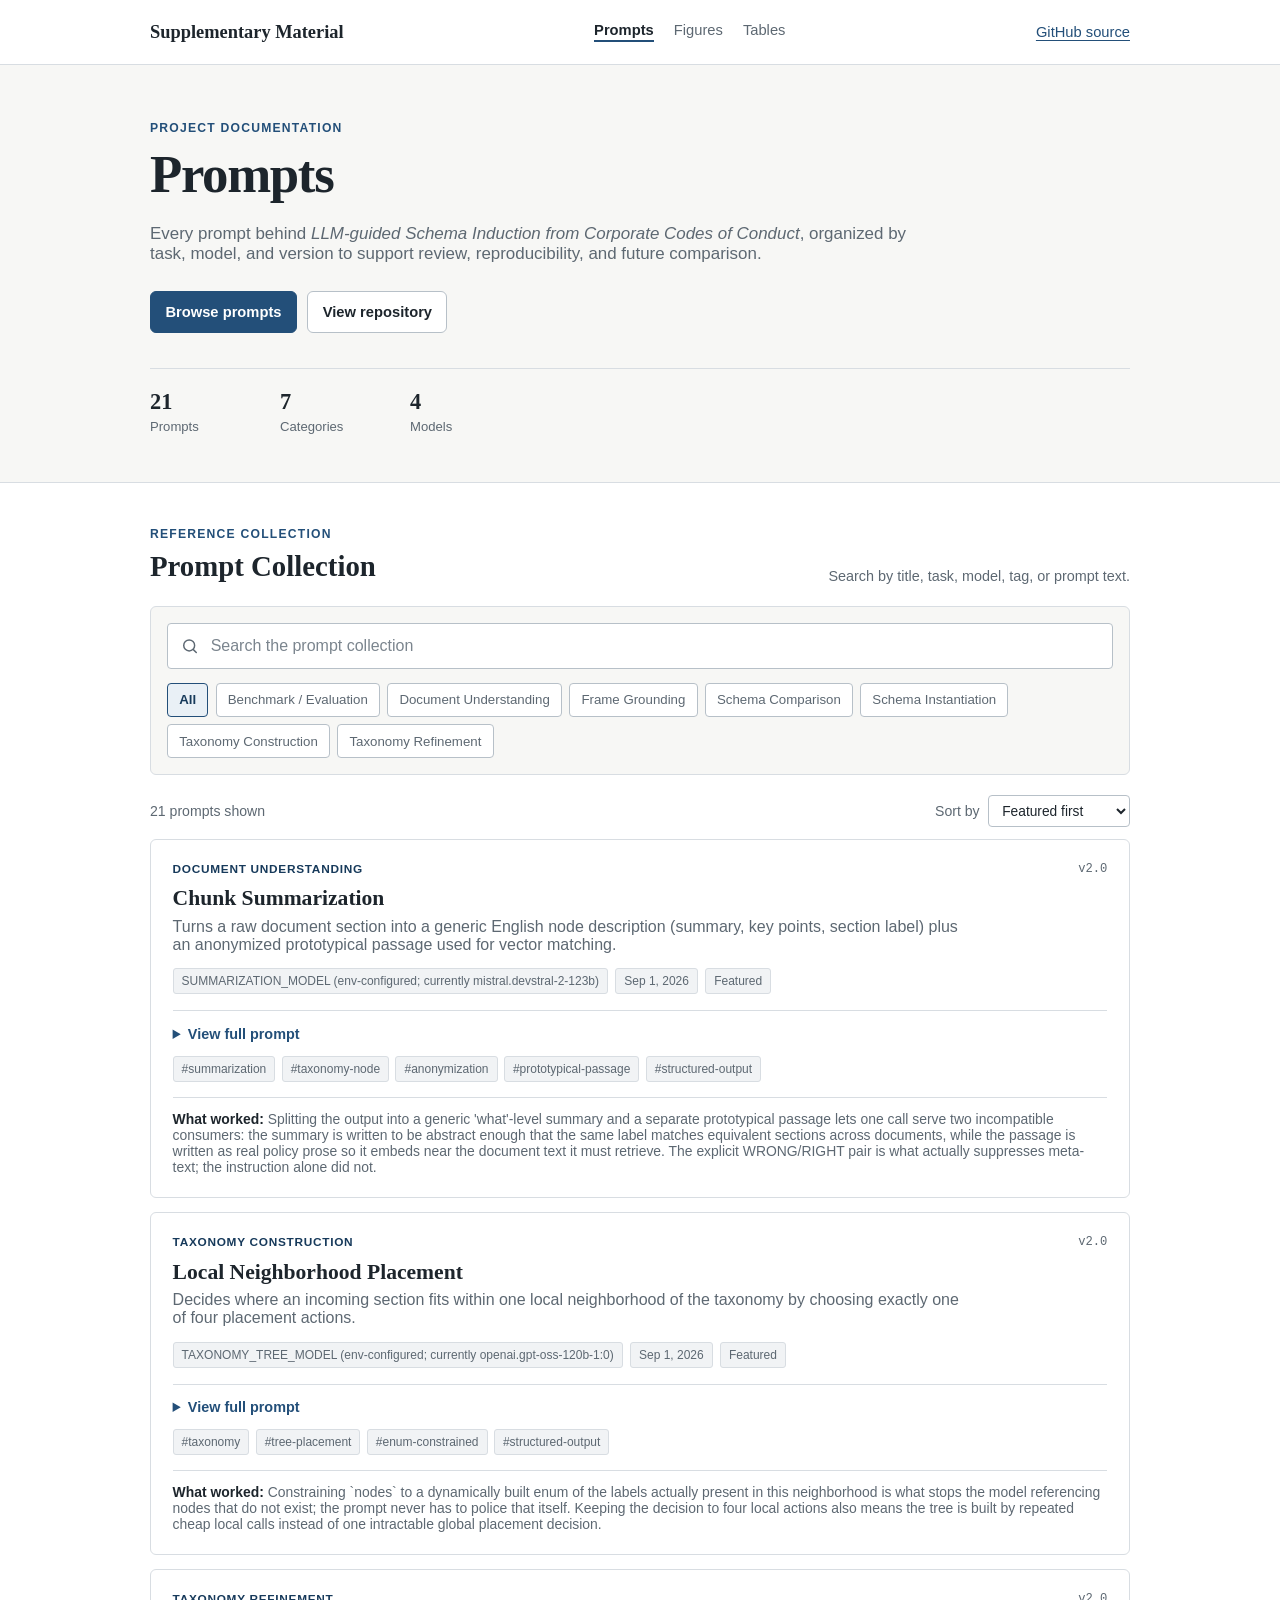
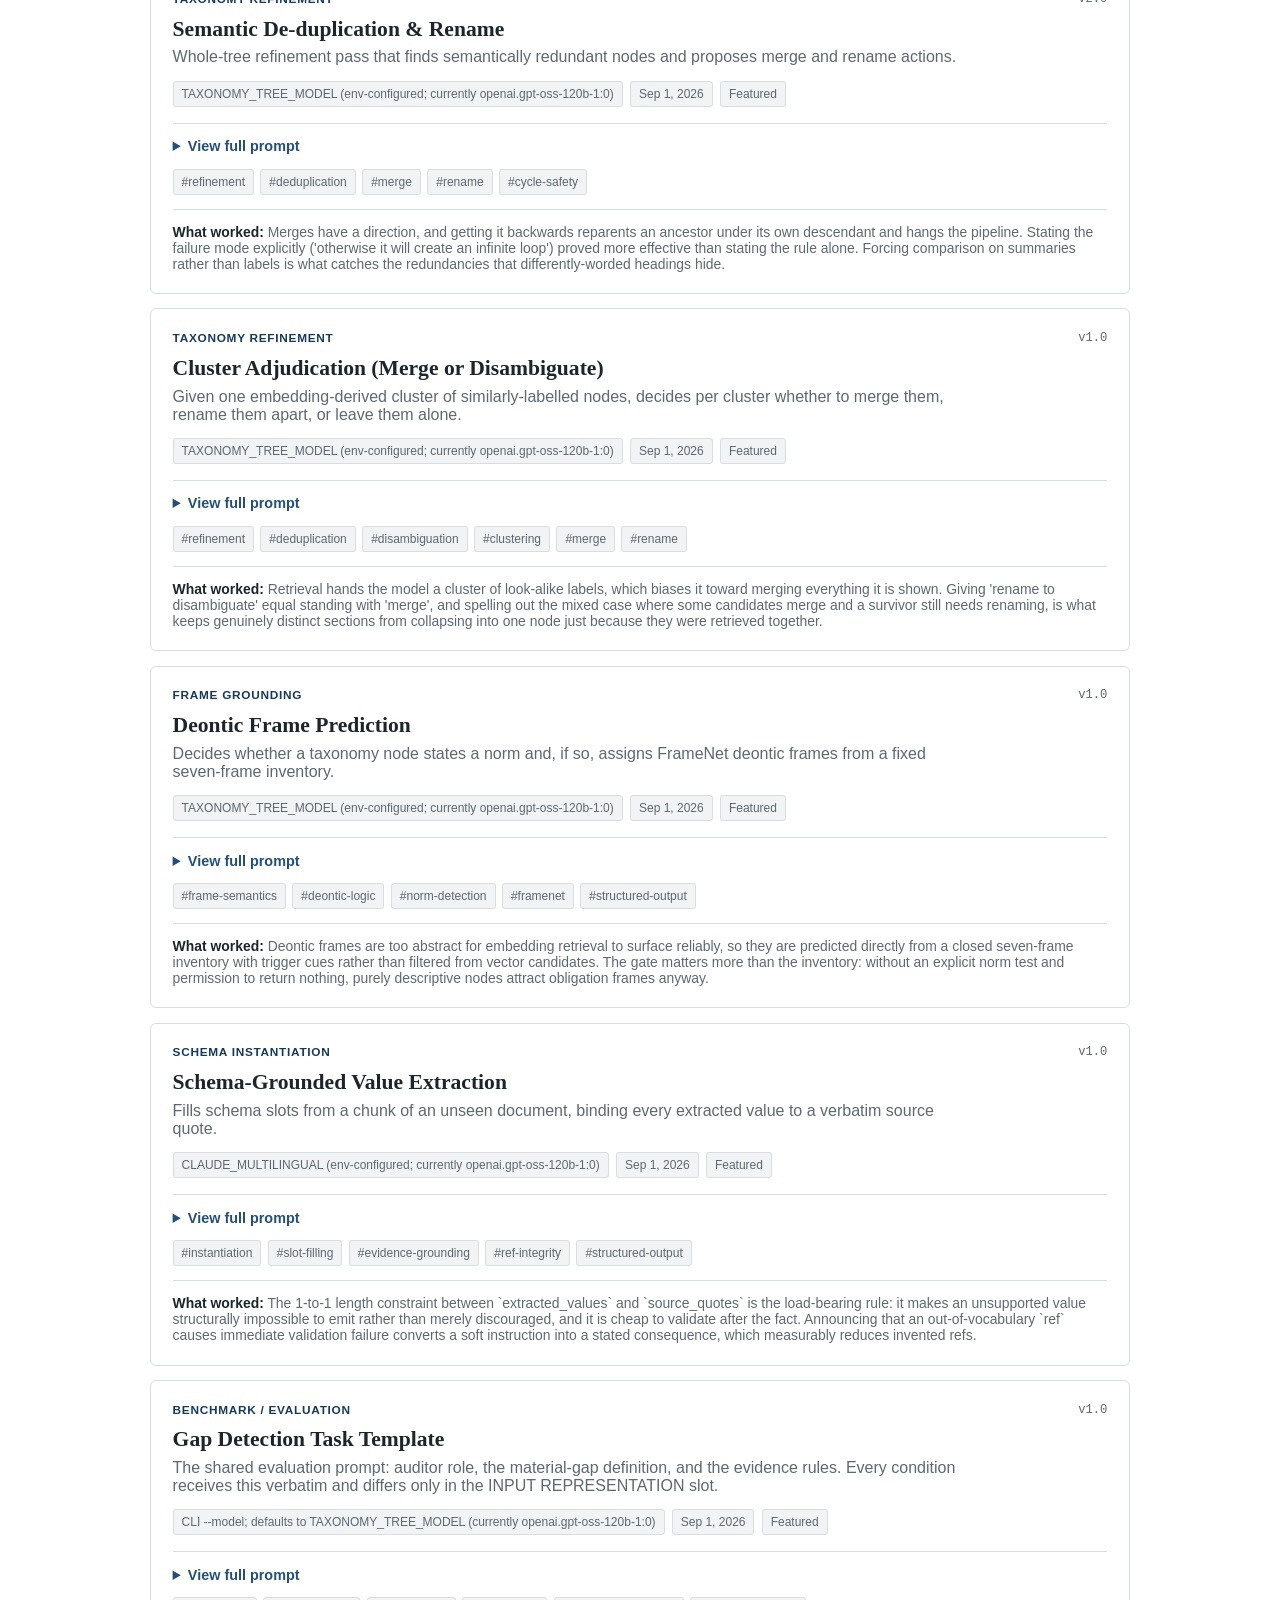
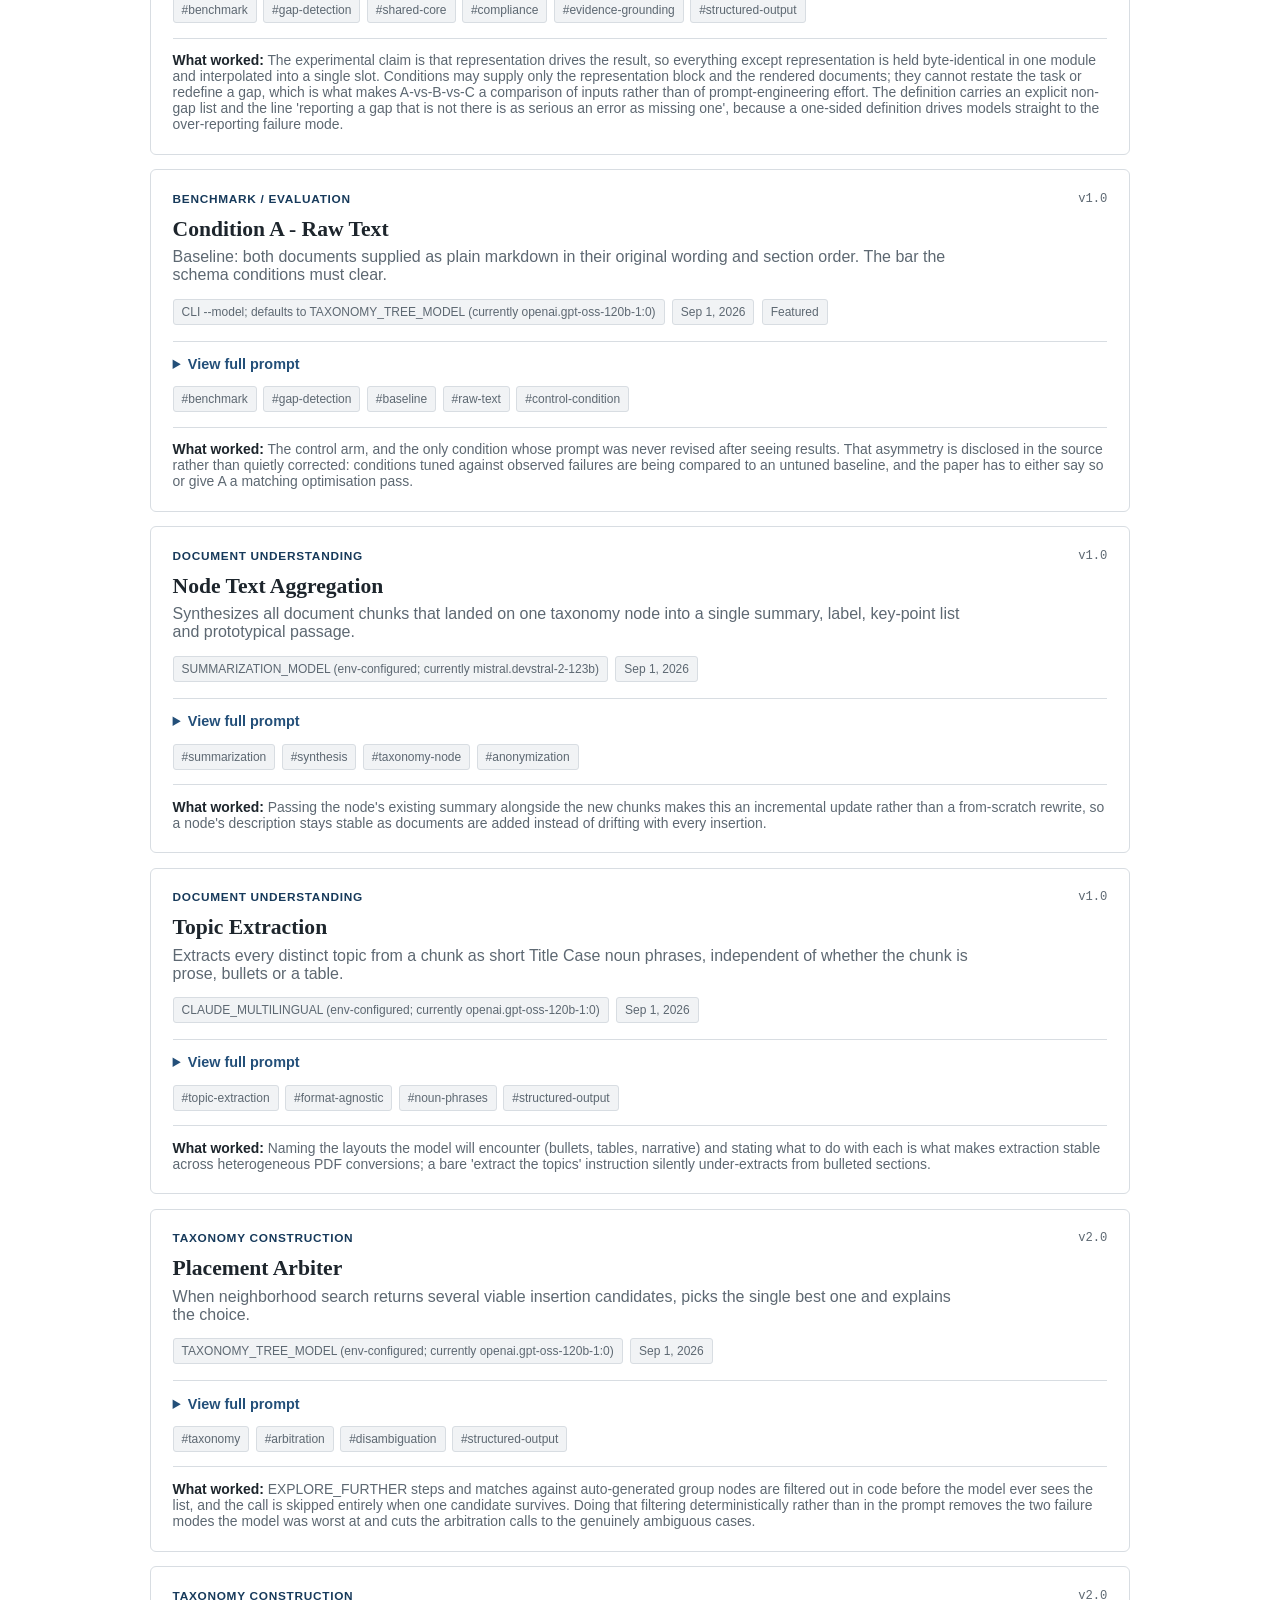
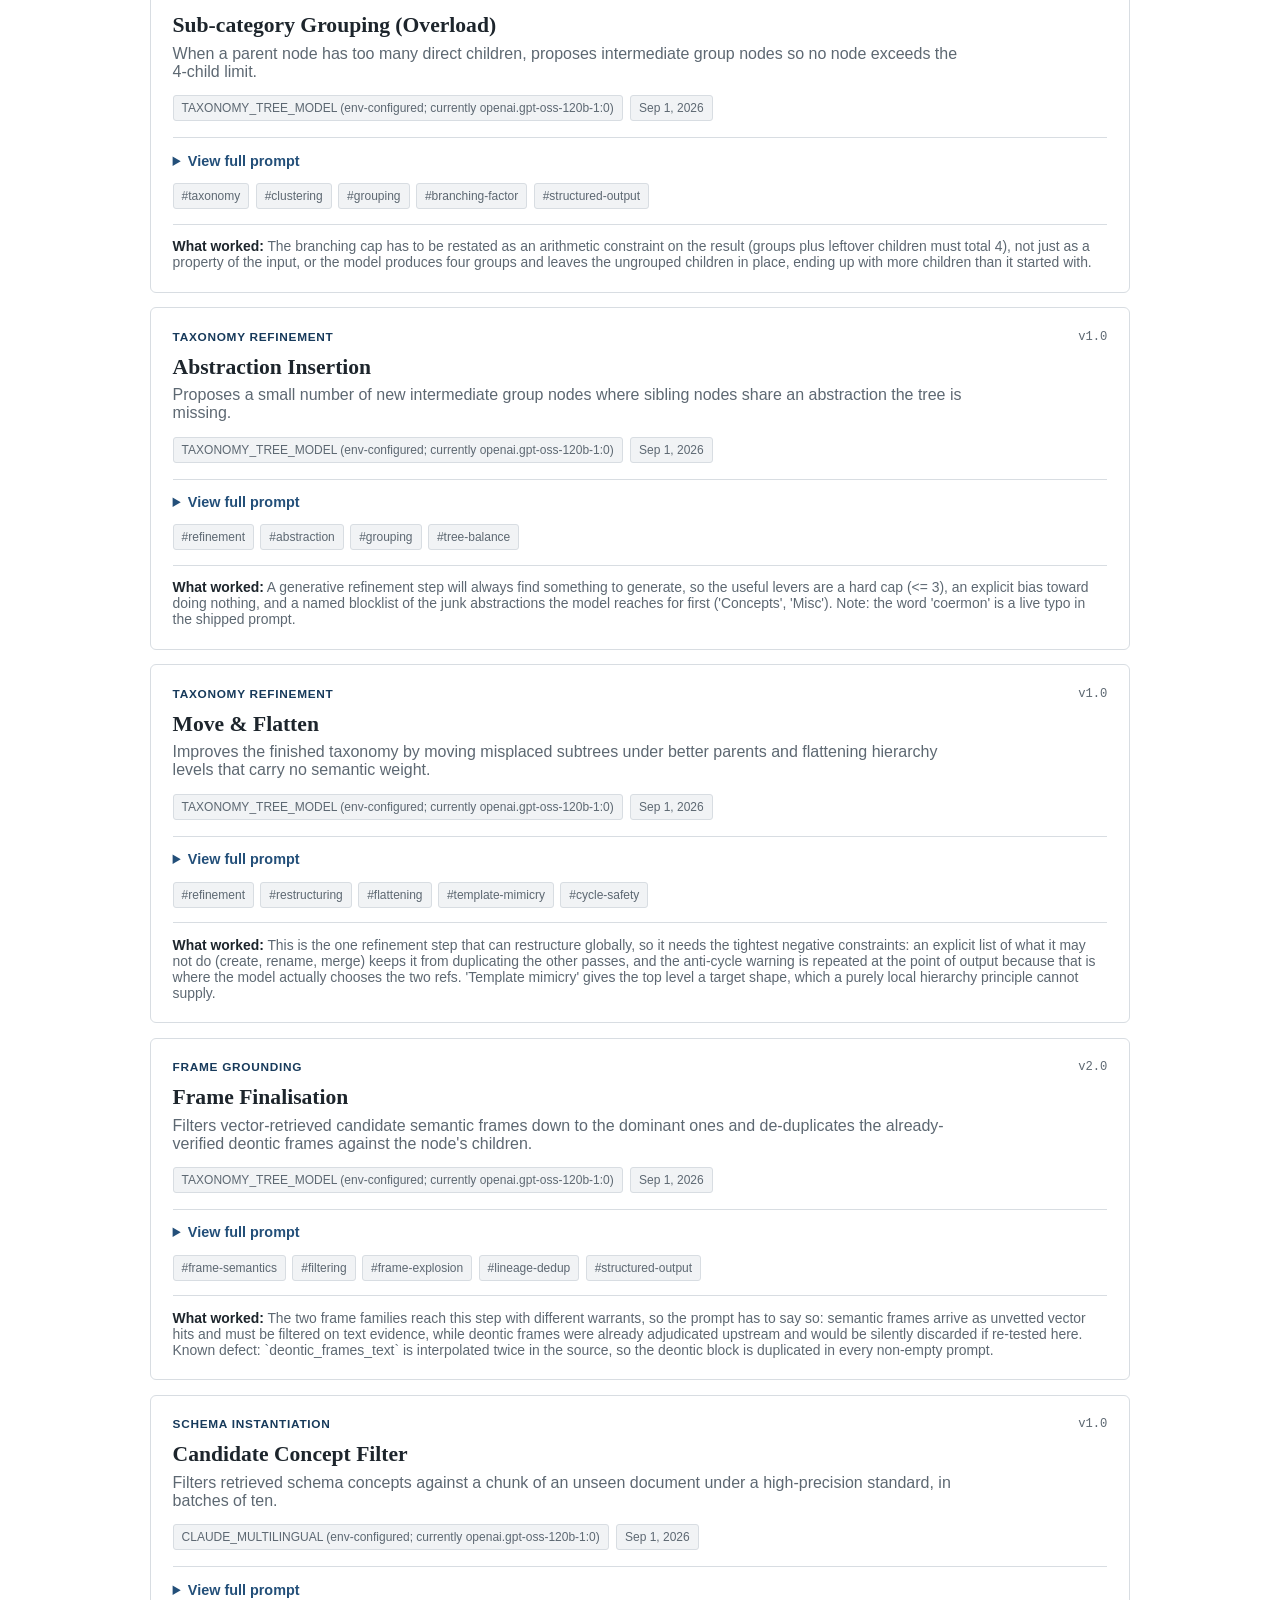
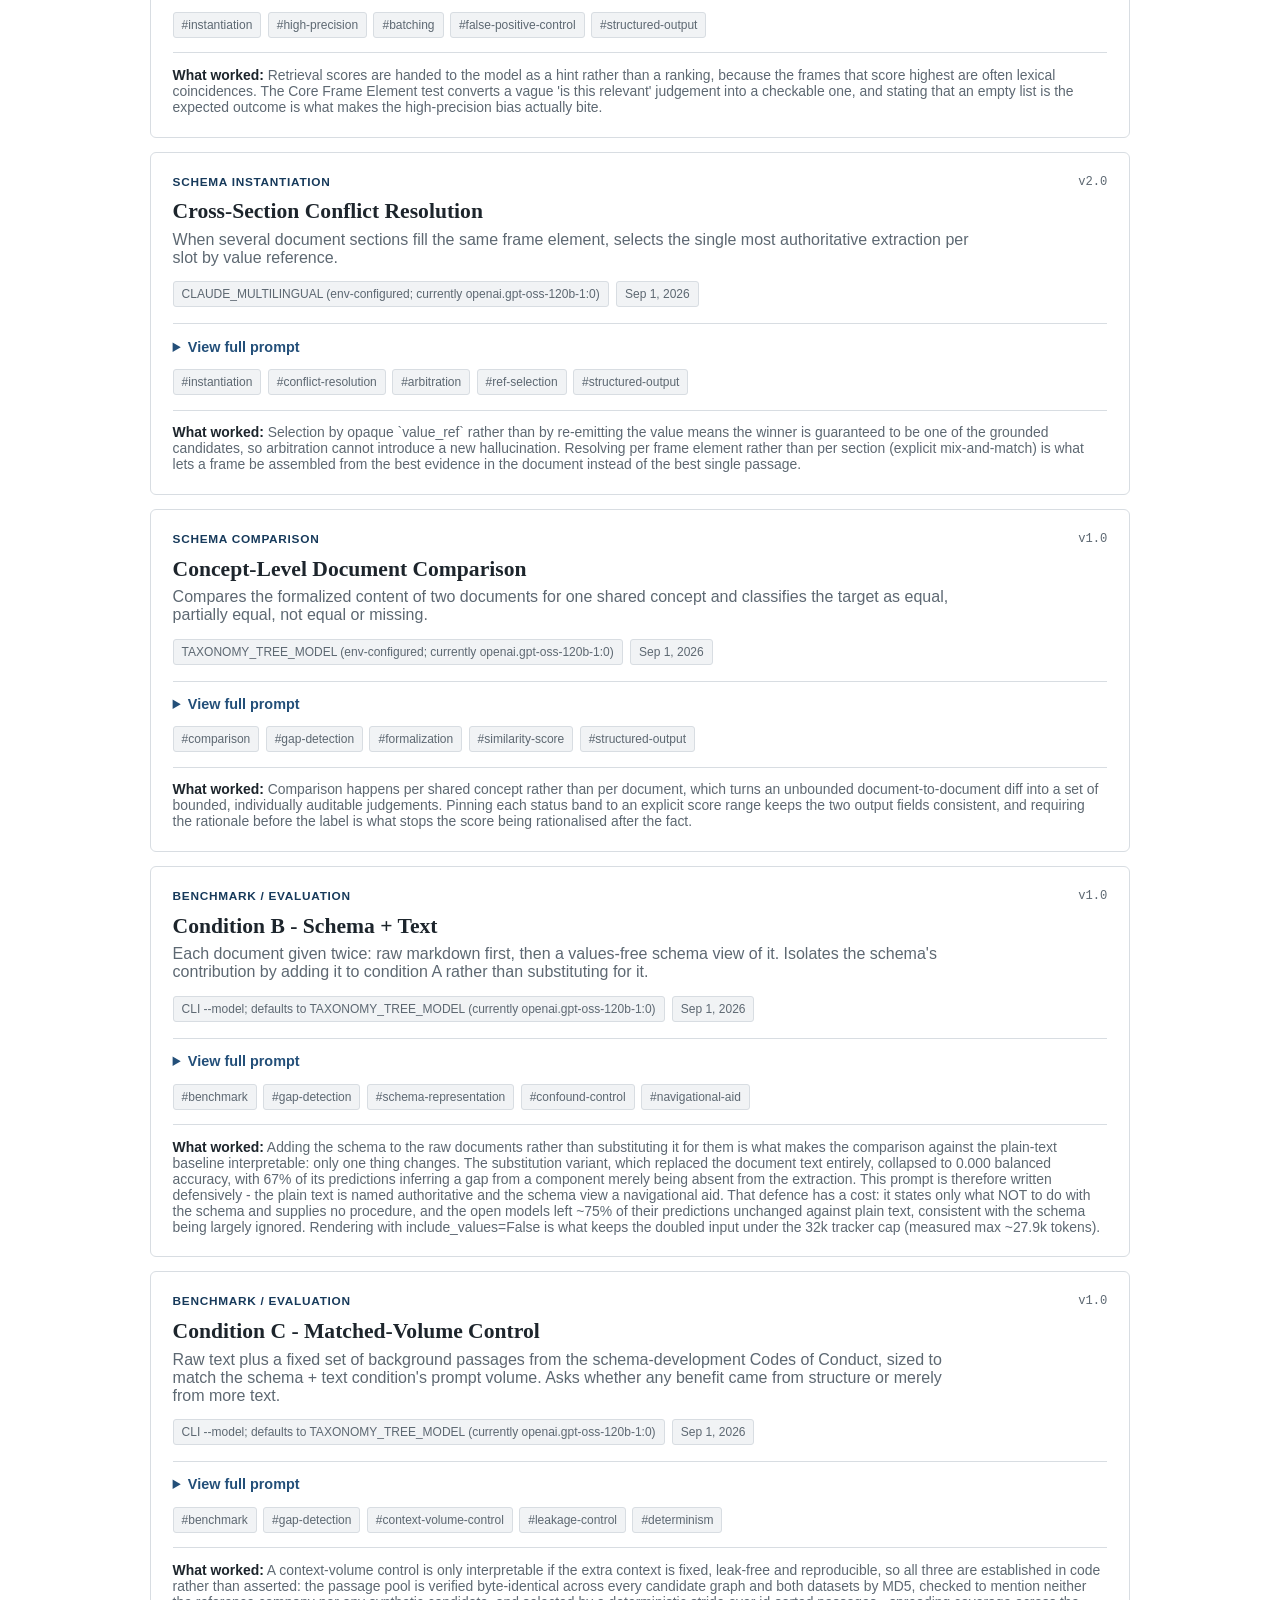
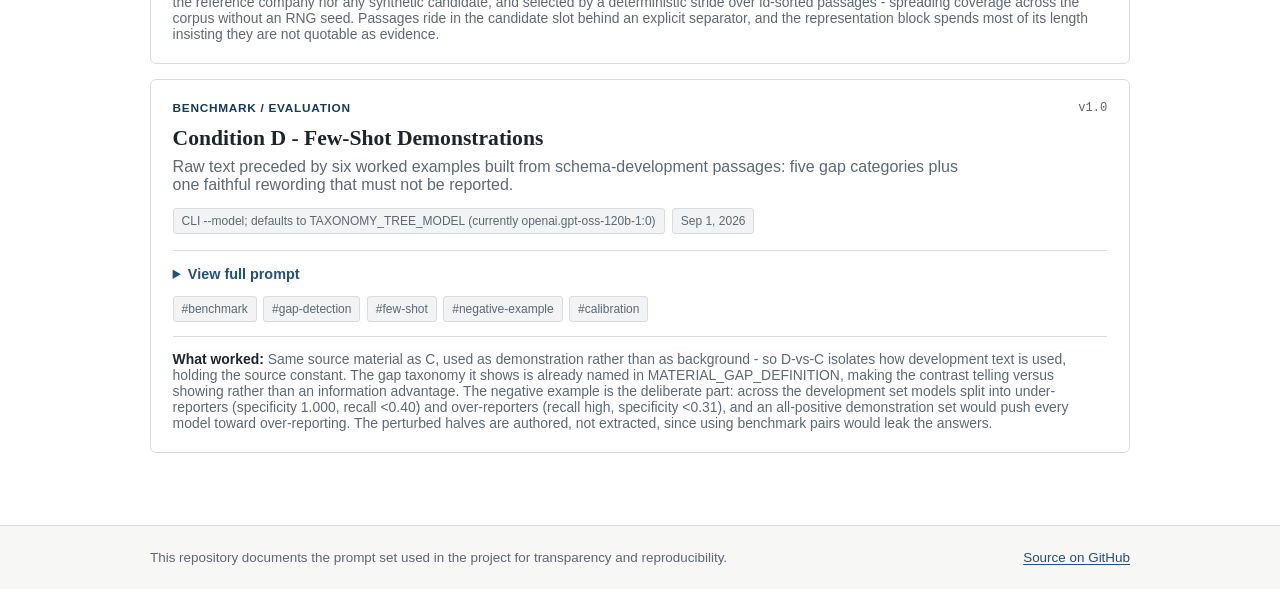
<file: index.html>
<!doctype html>
<html lang="en">
<head>
  <meta charset="utf-8" />
  <meta name="viewport" content="width=device-width, initial-scale=1" />
  <meta
    name="description"
    content="Every prompt used in the Schema Induction project, organized by task, model, and version."
  />
  <title>Prompts &mdash; Schema Induction Supplementary Material</title>
  <link rel="stylesheet" href="styles.css?v=2" />
</head>
<body>
  <a class="skip-link" href="#prompts">Skip to prompt collection</a>

  <header class="site-header">
    <div class="shell header-inner">
      <a class="site-title" href="./" aria-label="Supplementary Material home">
        Supplementary Material
      </a>
      <nav class="site-nav" aria-label="Site sections">
        <a href="index.html" aria-current="page">Prompts</a>
        <a href="visualizations.html">Figures</a>
        <a href="tables.html">Tables</a>
      </nav>
      <a
        class="header-link"
        href="https://github.com/canerco/prompts-showcase"
        target="_blank"
        rel="noreferrer"
      >
        GitHub source
      </a>
    </div>
  </header>

  <main>
    <section class="intro shell" aria-labelledby="page-title">
      <p class="section-label">Project documentation</p>
      <h1 id="page-title">Prompts</h1>
      <p class="intro-text">
        Every prompt behind <em>LLM-guided Schema Induction from Corporate Codes of
        Conduct</em>, organized by task, model, and version to support review,
        reproducibility, and future comparison.
      </p>

      <div class="intro-links">
        <a class="button primary" href="#prompts">Browse prompts</a>
        <a
          class="button secondary"
          href="https://github.com/canerco/prompts-showcase"
          target="_blank"
          rel="noreferrer"
        >
          View repository
        </a>
      </div>

      <dl class="stats" aria-label="Prompt collection statistics">
        <div>
          <dt id="prompt-count">0</dt>
          <dd>Prompts</dd>
        </div>
        <div>
          <dt id="category-count">0</dt>
          <dd>Categories</dd>
        </div>
        <div>
          <dt id="model-count">0</dt>
          <dd>Models</dd>
        </div>
      </dl>
    </section>

    <section class="repository-section" id="prompts" aria-labelledby="collection-title">
      <div class="shell">
        <div class="section-heading">
          <div>
            <p class="section-label">Reference collection</p>
            <h2 id="collection-title">Prompt Collection</h2>
          </div>
          <p class="section-note">
            Search by title, task, model, tag, or prompt text.
          </p>
        </div>

        <section class="controls" aria-label="Prompt filters">
          <label class="search-field">
            <span class="sr-only">Search prompts</span>
            <svg aria-hidden="true" viewBox="0 0 24 24" width="18" height="18">
              <path
                d="m21 21-4.35-4.35m2.1-5.4a7.5 7.5 0 1 1-15 0 7.5 7.5 0 0 1 15 0Z"
                fill="none"
                stroke="currentColor"
                stroke-width="2"
                stroke-linecap="round"
              />
            </svg>
            <input
              id="search"
              type="search"
              placeholder="Search the prompt collection"
              autocomplete="off"
            />
          </label>

          <div id="filters" class="filters" aria-label="Filter by category"></div>
        </section>

        <div class="results-heading">
          <p id="result-summary" aria-live="polite"></p>
          <label class="sort-field">
            <span>Sort by</span>
            <select id="sort" aria-label="Sort prompts">
              <option value="featured">Featured first</option>
              <option value="title">Title A–Z</option>
              <option value="newest">Newest first</option>
            </select>
          </label>
        </div>

        <section
          id="prompt-grid"
          class="prompt-grid"
          aria-label="Prompt collection"
        ></section>

        <section id="empty-state" class="empty-state" hidden>
          <h2>No matching prompts</h2>
          <p>Try another search term or choose a different category.</p>
          <button id="clear-filters" class="button secondary" type="button">
            Clear filters
          </button>
        </section>
      </div>
    </section>
  </main>

  <footer class="site-footer">
    <div class="shell footer-inner">
      <p>
        This repository documents the prompt set used in the project for
        transparency and reproducibility.
      </p>
      <a
        href="https://github.com/canerco/prompts-showcase"
        target="_blank"
        rel="noreferrer"
      >
        Source on GitHub
      </a>
    </div>
  </footer>

  <template id="prompt-template">
    <article class="prompt-card">
      <div class="card-topline">
        <span class="category-badge"></span>
        <span class="version"></span>
      </div>

      <h2 class="prompt-title"></h2>
      <p class="prompt-description"></p>
      <div class="metadata" aria-label="Prompt metadata"></div>

      <details>
        <summary>View full prompt</summary>
        <div class="prompt-panel">
          <pre><code class="prompt-text"></code></pre>
          <button class="copy-button" type="button">Copy prompt</button>
        </div>
      </details>

      <div class="tags" aria-label="Prompt tags"></div>
      <p class="lesson"></p>
    </article>
  </template>

  <script src="app.js?v=2" defer></script>
</body>
</html>
</file>
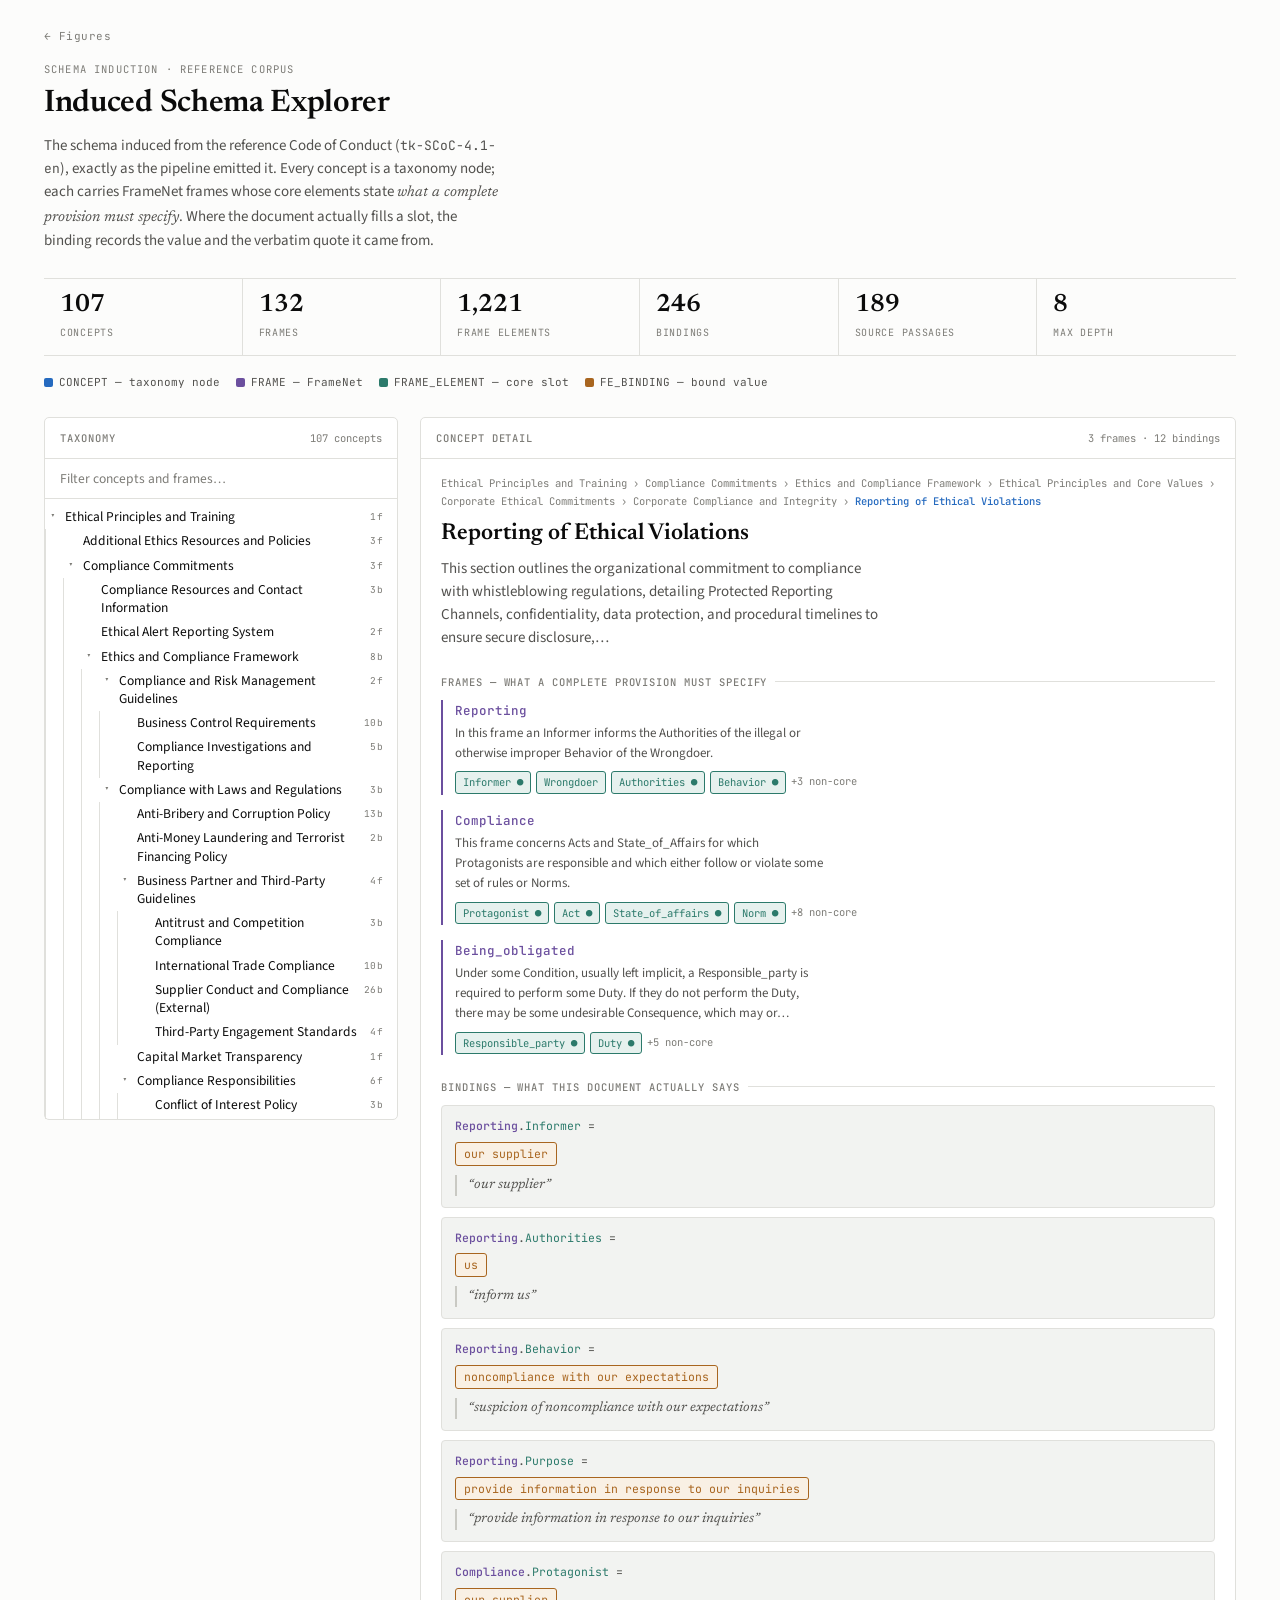
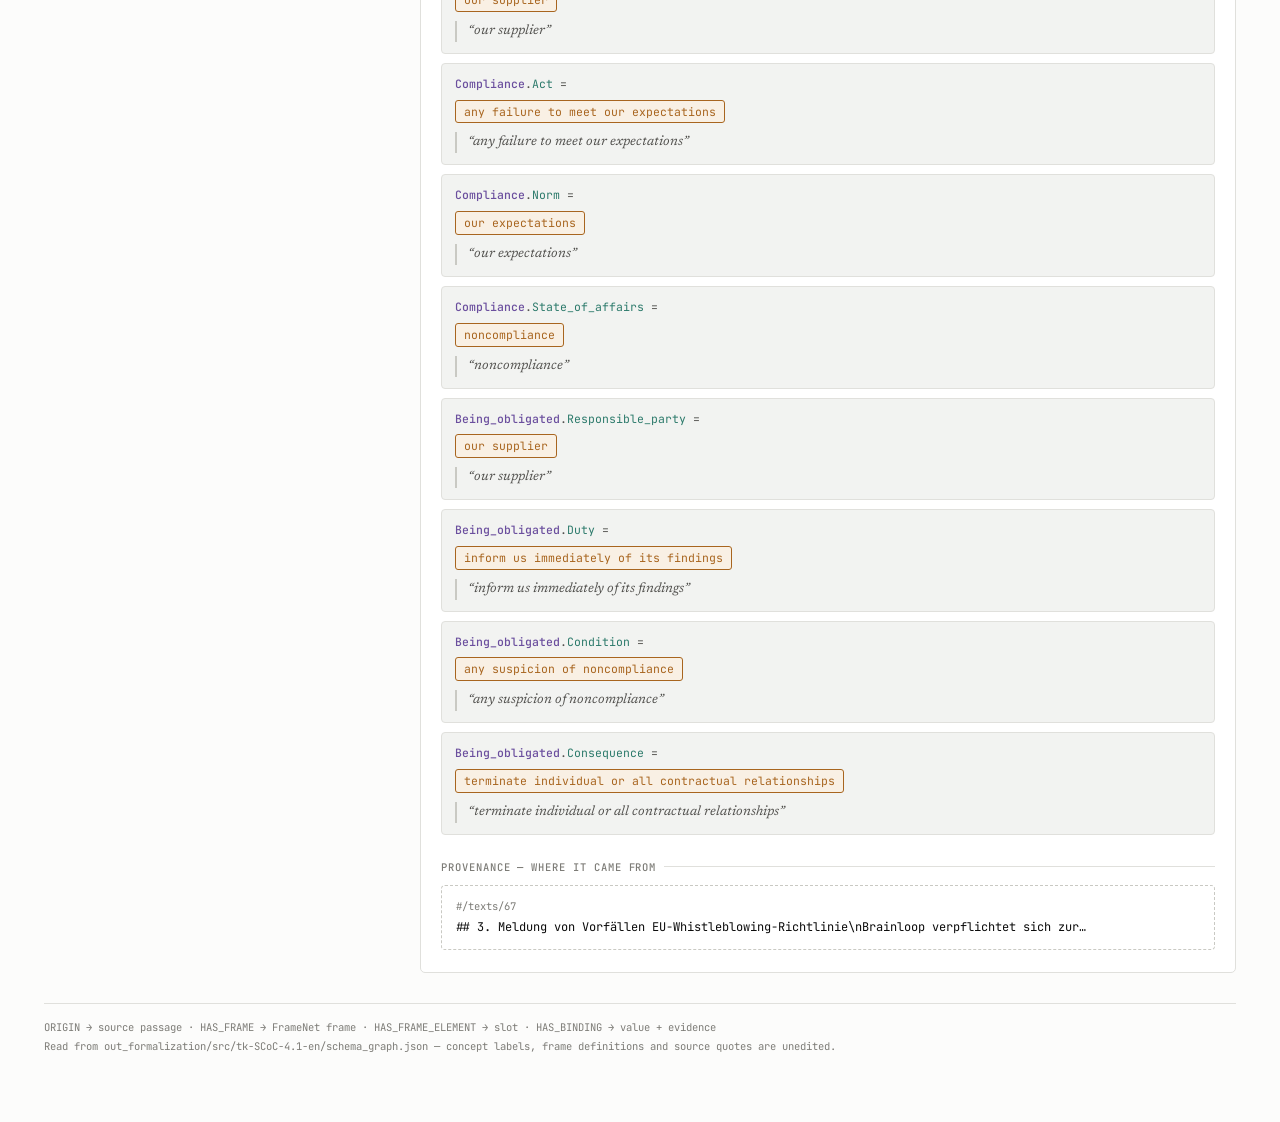
<file: schema-explorer.html>
<!doctype html>
<html lang="en" data-theme="light">
<head>
  <meta charset="utf-8" />
  <meta name="viewport" content="width=device-width, initial-scale=1" />
  <meta
    name="description"
    content="Interactive explorer for the schema induced from the reference Code of Conduct: 107 concepts, their FrameNet frames, bound values and source quotes."
  />
  <title>Induced Schema Explorer &mdash; Schema Induction Supplementary Material</title>
<link rel="stylesheet" href="https://fonts.googleapis.com/css2?family=Newsreader:ital,opsz,wght@0,6..72,400;0,6..72,600;1,6..72,400&family=Source+Sans+3:ital,wght@0,400;0,600;1,400&family=JetBrains+Mono:wght@400;500&display=swap">
<style>
:root{
  color-scheme:light;
  --surface:#fcfcfb; --panel:#fff; --sunken:#f2f3f1;
  --ink:#0b0b0b; --ink-2:#52514e; --ink-3:#7d7c77;
  --rule:#e0e0dc; --rule-2:#c9c9c3;
  --accent:#256abf; --accent-soft:#e8f0fb;
  --concept:#256abf; --frame:#6b4f9e; --elem:#2c7a6b; --bind:#a8651f;
  --frame-soft:#f0ebf7; --elem-soft:#e6f1ee; --bind-soft:#f9f0e4;
  --disp:"Newsreader",Georgia,serif;
  --body:"Source Sans 3",system-ui,-apple-system,Segoe UI,sans-serif;
  --mono:"JetBrains Mono",ui-monospace,Menlo,monospace;
}
@media (prefers-color-scheme:dark){:root:not([data-theme="light"]){
  --surface:#1a1a19; --panel:#212120; --sunken:#161615;
  --ink:#fff; --ink-2:#c3c2b7; --ink-3:#918f86;
  --rule:#33332f; --rule-2:#45443f;
  --accent:#5598e7; --accent-soft:#1c2c40;
  --concept:#5598e7; --frame:#a58ad0; --elem:#5eb3a1; --bind:#d99a4e;
  --frame-soft:#2a2436; --elem-soft:#1b2a27; --bind-soft:#302617;
}}
:root[data-theme="dark"]{
  --surface:#1a1a19; --panel:#212120; --sunken:#161615;
  --ink:#fff; --ink-2:#c3c2b7; --ink-3:#918f86;
  --rule:#33332f; --rule-2:#45443f;
  --accent:#5598e7; --accent-soft:#1c2c40;
  --concept:#5598e7; --frame:#a58ad0; --elem:#5eb3a1; --bind:#d99a4e;
  --frame-soft:#2a2436; --elem-soft:#1b2a27; --bind-soft:#302617;
}
*{box-sizing:border-box}
body{margin:0;background:var(--surface);color:var(--ink);font-family:var(--body);
  font-size:15px;line-height:1.55;-webkit-font-smoothing:antialiased}
.wrap{max-width:1240px;margin:0 auto;padding:28px 24px 56px}
h1{font-family:var(--disp);font-weight:600;font-size:31px;line-height:1.15;margin:0;
  text-wrap:balance;letter-spacing:-.01em}
.eyebrow{font-family:var(--mono);font-size:10.5px;letter-spacing:.11em;text-transform:uppercase;
  color:var(--ink-3);margin:0 0 9px}
.lede{color:var(--ink-2);margin:12px 0 0;max-width:66ch}
.lede em{font-family:var(--disp);font-style:italic}
.mono-in{font-family:var(--mono);font-size:13px}

.stats{display:flex;flex-wrap:wrap;gap:0;margin:26px 0 0;border-top:1px solid var(--rule);
  border-bottom:1px solid var(--rule)}
.stat{flex:1 1 108px;padding:13px 16px 12px;border-right:1px solid var(--rule)}
.stat:last-child{border-right:0}
.stat b{display:block;font-family:var(--disp);font-size:25px;font-weight:600;line-height:1.1;
  font-variant-numeric:tabular-nums}
.stat span{font-family:var(--mono);font-size:10px;letter-spacing:.07em;text-transform:uppercase;
  color:var(--ink-3)}

.legend{display:flex;flex-wrap:wrap;gap:7px 16px;margin:18px 0 0;font-family:var(--mono);
  font-size:11px;color:var(--ink-2)}
.legend i{font-style:normal;display:inline-flex;align-items:center;gap:6px}
.dot{width:9px;height:9px;border-radius:2px;display:inline-block}

.cols{display:grid;grid-template-columns:minmax(0,354px) minmax(0,1fr);gap:22px;margin-top:26px;
  align-items:start}
@media (max-width:880px){.cols{grid-template-columns:minmax(0,1fr)}}

.pane{background:var(--panel);border:1px solid var(--rule);border-radius:5px}
.pane-hd{display:flex;align-items:baseline;justify-content:space-between;gap:10px;
  padding:12px 15px;border-bottom:1px solid var(--rule)}
.pane-hd h2{font-family:var(--mono);font-size:10.5px;letter-spacing:.09em;text-transform:uppercase;
  color:var(--ink-3);margin:0;font-weight:500}
.pane-hd em{font-style:normal;font-family:var(--mono);font-size:10.5px;color:var(--ink-3);
  font-variant-numeric:tabular-nums}

.search{width:100%;border:0;border-bottom:1px solid var(--rule);background:transparent;
  color:var(--ink);font-family:var(--body);font-size:13.5px;padding:10px 15px;outline:none}
.search::placeholder{color:var(--ink-3)}
.search:focus{background:var(--sunken)}

.tree{max-height:620px;overflow:auto;padding:6px 0 10px}
.row{display:flex;align-items:flex-start;gap:5px;width:100%;border:0;background:none;
  text-align:left;font-family:var(--body);font-size:13.5px;color:var(--ink);
  padding:3px 14px 3px 0;cursor:pointer;line-height:1.35}
.row:hover{background:var(--sunken)}
.row[aria-current="true"]{background:var(--accent-soft);font-weight:600}
.row:focus-visible{outline:2px solid var(--accent);outline-offset:-2px}
.tw{flex:none;width:15px;text-align:center;color:var(--ink-3);font-family:var(--mono);
  font-size:9.5px;padding-top:2px}
.row .lbl{flex:1 1 auto;min-width:0}
.row .ct{flex:none;font-family:var(--mono);font-size:9.5px;color:var(--ink-3);padding-top:3px;
  font-variant-numeric:tabular-nums}
.row[aria-current="true"] .ct{color:var(--accent)}
.guide{flex:none;border-left:1px solid var(--rule);align-self:stretch;margin:-3px 0;width:13px}

.detail{padding:16px 20px 22px}
.crumb{font-family:var(--mono);font-size:10.5px;color:var(--ink-3);line-height:1.7;
  word-break:break-word;margin:0 0 9px}
.crumb b{color:var(--concept);font-weight:500}
.detail h3{font-family:var(--disp);font-size:23px;font-weight:600;margin:0;line-height:1.2;
  text-wrap:balance}
.summary{color:var(--ink-2);margin:9px 0 0;max-width:64ch}

.sec{margin-top:24px}
.sec>h4{font-family:var(--mono);font-size:10.5px;letter-spacing:.09em;text-transform:uppercase;
  color:var(--ink-3);margin:0 0 10px;font-weight:500;display:flex;align-items:center;gap:8px}
.sec>h4::after{content:"";flex:1;height:1px;background:var(--rule)}

.frame{border-left:2px solid var(--frame);padding:1px 0 1px 12px;margin-bottom:15px}
.frame .fn{font-family:var(--mono);font-size:12.5px;color:var(--frame);font-weight:500}
.frame .fd{color:var(--ink-2);font-size:13px;margin:3px 0 0;max-width:62ch}
.fes{display:flex;flex-wrap:wrap;gap:5px;margin-top:8px}
.fe{font-family:var(--mono);font-size:10.5px;padding:2px 7px;border-radius:3px;
  border:1px solid var(--rule-2);color:var(--ink-2)}
.fe.core{border-color:var(--elem);color:var(--elem);background:var(--elem-soft)}
.more{font-family:var(--mono);font-size:10.5px;color:var(--ink-3);padding:2px 0}

.bind{border:1px solid var(--rule);border-radius:4px;padding:11px 13px;margin-bottom:9px;
  background:var(--sunken)}
.bind .slot{font-family:var(--mono);font-size:11.5px;color:var(--ink-2)}
.bind .slot b{color:var(--frame);font-weight:500}
.bind .slot i{font-style:normal;color:var(--elem)}
.vals{display:flex;flex-wrap:wrap;gap:5px;margin-top:7px}
.val{font-family:var(--mono);font-size:11.5px;padding:2px 8px;border-radius:3px;
  background:var(--bind-soft);color:var(--bind);border:1px solid var(--bind)}
.quote{font-family:var(--disp);font-style:italic;font-size:13.5px;color:var(--ink-2);
  border-left:2px solid var(--rule-2);padding-left:11px;margin:9px 0 0;max-width:62ch}
.quote+.quote{margin-top:6px}

.prov{border:1px dashed var(--rule-2);border-radius:4px;padding:12px 14px}
.prov .ref{font-family:var(--mono);font-size:10.5px;color:var(--ink-3)}
.prov .hd{font-family:var(--mono);font-size:12px;color:var(--ink);margin-top:4px}
.prov .tx{color:var(--ink-2);font-size:13.5px;margin:7px 0 0;max-width:64ch}
.empty{color:var(--ink-3);font-size:13.5px;font-style:italic;max-width:62ch}
.foot{margin-top:30px;padding-top:14px;border-top:1px solid var(--rule);
  font-family:var(--mono);font-size:10.5px;color:var(--ink-3);line-height:1.8}
:root[data-embed] .eyebrow,:root[data-embed] h1,:root[data-embed] .lede,
:root[data-embed] .backlink,:root[data-embed] .foot{display:none}
:root[data-embed] .wrap{padding:14px 16px 18px}
:root[data-embed] .stats{margin-top:0}
:root[data-embed] .cols{margin-top:16px}
:root[data-embed] .tree{max-height:430px}
.backlink{margin:0 0 16px;font-family:var(--mono);font-size:11px;letter-spacing:.04em}
.backlink a{color:var(--ink-3);text-decoration:none}
.backlink a:hover,.backlink a:focus-visible{color:var(--accent);text-decoration:underline}
@media (prefers-reduced-motion:reduce){*{transition:none!important;animation:none!important}}
</style>
</head>
<body>
<script>if(/(^|[?&])embed(=|&|$)/.test(location.search))document.documentElement.setAttribute("data-embed","");</script>

<div class="wrap">
  <p class="backlink"><a href="visualizations.html">&#8592; Figures</a></p>
  <p class="eyebrow">Schema induction &middot; reference corpus</p>
  <h1>Induced Schema Explorer</h1>
  <p class="lede">The schema induced from the reference Code of Conduct
    (<span class="mono-in">tk-SCoC-4.1-en</span>), exactly as the pipeline emitted it. Every concept
    is a taxonomy node; each carries FrameNet frames whose core elements state <em>what a complete
    provision must specify</em>. Where the document actually fills a slot, the binding records the
    value and the verbatim quote it came from.</p>

  <div class="stats" id="stats"></div>

  <div class="legend">
    <i><span class="dot" style="background:var(--concept)"></span>CONCEPT &mdash; taxonomy node</i>
    <i><span class="dot" style="background:var(--frame)"></span>FRAME &mdash; FrameNet</i>
    <i><span class="dot" style="background:var(--elem)"></span>FRAME_ELEMENT &mdash; core slot</i>
    <i><span class="dot" style="background:var(--bind)"></span>FE_BINDING &mdash; bound value</i>
  </div>

  <div class="cols">
    <div class="pane">
      <div class="pane-hd"><h2>Taxonomy</h2><em id="treecount"></em></div>
      <input class="search" id="q" type="search" placeholder="Filter concepts and frames&hellip;" aria-label="Filter concepts and frames">
      <div class="tree" id="tree" role="tree" aria-label="Induced taxonomy"></div>
    </div>
    <div class="pane">
      <div class="pane-hd"><h2>Concept detail</h2><em id="dcount"></em></div>
      <div class="detail" id="detail"></div>
    </div>
  </div>

  <p class="foot">
    ORIGIN &rarr; source passage &middot; HAS_FRAME &rarr; FrameNet frame &middot;
    HAS_FRAME_ELEMENT &rarr; slot &middot; HAS_BINDING &rarr; value + evidence<br>
    Read from out_formalization/src/tk-SCoC-4.1-en/schema_graph.json &mdash; concept labels, frame
    definitions and source quotes are unedited.
  </p>
</div>

<script id="data" type="application/json">{"nodes":[{"l":"Ethical Principles and Training","s":"This section outlines the core ethical principles and training practices that guide all employees and management in their professional conduct.","d":0,"p":-1,"fr":[{"n":"Praiseworthiness","d":"The Behavior of an Evaluee is described in terms of the reaction it deserves from somebody, such as praise, blame or admiration.","e":[{"n":"Evaluee","c":true},{"n":"Behavior","c":true},{"n":"Degree","c":false},{"n":"Judge","c":false}]}],"b":[],"pr":[{"i":"#/texts/4","h":"### principles of conduct\\nThese principles of conduct are the fundamental values that…","t":""}]},{"l":"Additional Ethics Resources and Policies","s":"This section lists additional resources and policies for further reference on conduct, compliance, and ethical standards.","d":1,"p":0,"fr":[{"n":"Conduct","d":"An Agent acts in a certain Manner either generally or under some particular Circumstances. The conduct may also be directed specifically towards an Affected_party.","e":[{"n":"Agent","c":true},{"n":"Manner","c":true},{"n":"Circumstances","c":false},{"n":"Affected_party","c":false},{"n":"Explanation","c":false},{"n":"Time","c":false},{"n":"Place","c":false},{"n":"Means","c":false},{"n":"Domain","c":false},{"n":"Degree","c":false},{"n":"Standard","c":false}]},{"n":"Compliance","d":"This frame concerns Acts and State_of_Affairs for which Protagonists are responsible and which either follow or violate some set of rules or Norms.","e":[{"n":"Protagonist","c":true},{"n":"Act","c":true},{"n":"State_of_affairs","c":true},{"n":"Norm","c":true},{"n":"Degree","c":false},{"n":"Depictive","c":false},{"n":"Manner","c":false},{"n":"Means","c":false},{"n":"Result","c":false},{"n":"Time","c":false},{"n":"Explanation","c":false},{"n":"Judge","c":false}]},{"n":"Law","d":"A Law regulates activities or states of affairs within a Jurisdiction, dictating what Required states should be the case and what Forbidden states should not. Often it also indicates…","e":[{"n":"Law","c":true},{"n":"Use","c":false},{"n":"Creator","c":false},{"n":"Time_of_creation","c":false},{"n":"Name","c":false},{"n":"Type","c":false},{"n":"Part","c":false},{"n":"Forbidden","c":true},{"n":"Required","c":true},{"n":"Jurisdiction","c":false},{"n":"Descriptor","c":false}]}],"b":[],"pr":[{"i":"#/texts/60","h":"## TO FIND OUT MORE\\nPrinciples of Conduct and Action Anticorruption policy SpeakUp !…","t":""}]},{"l":"Compliance Commitments","s":"The organization demonstrates a strong commitment to compliance by adhering to tax laws, ensuring the protection of personal data, and maintaining a robust compliance program that includes competition law, anti-corruption measures, and…","d":1,"p":0,"fr":[{"n":"Compliance","d":"This frame concerns Acts and State_of_Affairs for which Protagonists are responsible and which either follow or violate some set of rules or Norms.","e":[{"n":"Protagonist","c":true},{"n":"Act","c":true},{"n":"State_of_affairs","c":true},{"n":"Norm","c":true},{"n":"Degree","c":false},{"n":"Depictive","c":false},{"n":"Manner","c":false},{"n":"Means","c":false},{"n":"Result","c":false},{"n":"Time","c":false},{"n":"Explanation","c":false},{"n":"Judge","c":false}]},{"n":"Enforcing","d":"An Agent acts to ensure that a Rule (often a constraint on behavior) is being followed. The Agent's action is according to a general plan for Rules (such that implicit in the Rule is the…","e":[{"n":"Rule","c":true},{"n":"Duration","c":false},{"n":"Time","c":false},{"n":"Place","c":false},{"n":"Circumstances","c":false},{"n":"Explanation","c":false},{"n":"Focal_participant","c":false},{"n":"Agent","c":true},{"n":"Manner","c":false},{"n":"Means","c":false},{"n":"Purpose","c":false},{"n":"Degree","c":false},{"n":"Medium","c":true},{"n":"Outcome","c":false}]},{"n":"Secrecy_status","d":"A Phenomenon, which may be an activity, state or object, is purposefully hidden from the awareness of a potential Cognizer. The person responsible for the hiding of the Phenomenon is not…","e":[{"n":"Phenomenon","c":true},{"n":"Degree","c":false},{"n":"Time","c":false},{"n":"Cognizer","c":false},{"n":"Communicative_force","c":false}]}],"b":[],"pr":[{"i":"#/texts/30","h":"## WITHOUT FORGETTING...\\n- The Saint-Gobain Group complies with the tax laws of the…","t":""},{"i":"#/texts/21","h":"## WITH A DEMANDING COMPLIANCE PROGRAM\\nOur compliance program is currently based on…","t":""}]},{"l":"Compliance Resources and Contact Information","s":"Outlines resources and contact channels for compliance-related information and guidance.","d":2,"p":2,"fr":[{"n":"Compliance","d":"This frame concerns Acts and State_of_Affairs for which Protagonists are responsible and which either follow or violate some set of rules or Norms.","e":[{"n":"Protagonist","c":true},{"n":"Act","c":true},{"n":"State_of_affairs","c":true},{"n":"Norm","c":true},{"n":"Degree","c":false},{"n":"Depictive","c":false},{"n":"Manner","c":false},{"n":"Means","c":false},{"n":"Result","c":false},{"n":"Time","c":false},{"n":"Explanation","c":false},{"n":"Judge","c":false}]},{"n":"Contacting","d":"A Communicator (whose Location may be indicated) directs a Communication to an Addressee at a particular Address. Note that no actual successful communicative act is implied, only the…","e":[{"n":"Communicator","c":true},{"n":"Medium","c":false},{"n":"Addressee","c":true},{"n":"Address","c":true},{"n":"Communication","c":true},{"n":"Purpose","c":false},{"n":"Topic","c":true},{"n":"Location_of_protagonist","c":false},{"n":"Place","c":false},{"n":"Time","c":false},{"n":"Intermediary","c":false},{"n":"Depictive","c":false},{"n":"Frequency","c":false},{"n":"Manner","c":false},{"n":"Means","c":false}]}],"b":[{"f":"Contacting","e":"Communicator","v":["supplier"],"q":["our supplier"],"i":"#/texts/24"},{"f":"Contacting","e":"Addressee","v":["thyssenkrupp"],"q":["us"],"i":"#/texts/24"},{"f":"Contacting","e":"Address","v":["https://thyssenkrupp.com/compliance-wb","thyssenkrupp Allee 1 45143 Essen Germany"],"q":["https://thyssenkrupp.com/compliance-wb","thyssenkrupp Allee 1 45143 Essen Germany"],"i":"#/texts/24"}],"pr":[{"i":"#/texts/188","h":"### Information and Contact\\nThis Code of Conduct defines the main areas of…","t":""}]},{"l":"Ethical Alert Reporting System","s":"Describes an alert system for reporting breaches of ethical conduct, legal violations, and internal policy issues, accessible to all stakeholders.","d":2,"p":2,"fr":[{"n":"Be_on_alert","d":"A Protagonist has become aware of a possible Danger (a dangerous event or a Dangerous_entity that might participate in an event harmful to the Protagonist) and is ready to engage in an…","e":[{"n":"Protagonist","c":true},{"n":"Activity","c":true},{"n":"Time","c":false},{"n":"Result","c":false},{"n":"Duration","c":false},{"n":"Degree","c":false},{"n":"Danger","c":true},{"n":"Dangerous_entity","c":true}]},{"n":"Getting_triggered","d":"A System interacts with the environment (which may include a volitional agent) and goes into operation in accordance with its intended purpose.","e":[{"n":"System","c":true},{"n":"Manner","c":false},{"n":"Place","c":false},{"n":"Time","c":false},{"n":"Frequency","c":false}]}],"b":[],"pr":[{"i":"#/texts/24","h":"## WITH OUR ALERT SYSTEM\\nOur alert system is open to all: employees of Saint-Gobain,…","t":""}]},{"l":"Ethics and Compliance Framework","s":"The ethics and compliance framework establishes the foundational ethical principles, values, and professional standards expected of all members within an organization, including employees and external partners. It outlines the rules and…","d":2,"p":2,"fr":[{"n":"Being_in_effect","d":"A particular Binding_principle is (or is not) operative, that is, any obligations, restrictions, and any other aspects of the Binding_principle are (or are not) in effect. The…","e":[{"n":"Binding_principle","c":true},{"n":"Duration","c":false},{"n":"Time","c":false},{"n":"Place","c":false},{"n":"Circumstances","c":false},{"n":"Explanation","c":false},{"n":"Obligated_party","c":false},{"n":"Degree","c":false}]},{"n":"Terms_of_agreement","d":"A condition that is set out in an Agreement imposes Requirements on a Party or parties, with respect to some Regulated_entity. If the conditions are not met, the Agreement as a whole ceases…","e":[{"n":"Agreement","c":true},{"n":"Regulated_entity","c":true},{"n":"Requirements","c":true},{"n":"Desired_state_of_affairs","c":true},{"n":"Party","c":true},{"n":"Descriptor","c":false}]},{"n":"Compliance","d":"This frame concerns Acts and State_of_Affairs for which Protagonists are responsible and which either follow or violate some set of rules or Norms.","e":[{"n":"Protagonist","c":true},{"n":"Act","c":true},{"n":"State_of_affairs","c":true},{"n":"Norm","c":true},{"n":"Degree","c":false},{"n":"Depictive","c":false},{"n":"Manner","c":false},{"n":"Means","c":false},{"n":"Result","c":false},{"n":"Time","c":false},{"n":"Explanation","c":false},{"n":"Judge","c":false}]},{"n":"Conduct","d":"An Agent acts in a certain Manner either generally or under some particular Circumstances. The conduct may also be directed specifically towards an Affected_party.","e":[{"n":"Agent","c":true},{"n":"Manner","c":true},{"n":"Circumstances","c":false},{"n":"Affected_party","c":false},{"n":"Explanation","c":false},{"n":"Time","c":false},{"n":"Place","c":false},{"n":"Means","c":false},{"n":"Domain","c":false},{"n":"Degree","c":false},{"n":"Standard","c":false}]},{"n":"Enforcing","d":"An Agent acts to ensure that a Rule (often a constraint on behavior) is being followed. The Agent's action is according to a general plan for Rules (such that implicit in the Rule is the…","e":[{"n":"Rule","c":true},{"n":"Duration","c":false},{"n":"Time","c":false},{"n":"Place","c":false},{"n":"Circumstances","c":false},{"n":"Explanation","c":false},{"n":"Focal_participant","c":false},{"n":"Agent","c":true},{"n":"Manner","c":false},{"n":"Means","c":false},{"n":"Purpose","c":false},{"n":"Degree","c":false},{"n":"Medium","c":true},{"n":"Outcome","c":false}]},{"n":"Being_obligated","d":"Under some Condition, usually left implicit, a Responsible_party is required to perform some Duty. If they do not perform the Duty, there may be some undesirable Consequence, which may or…","e":[{"n":"Responsible_party","c":true},{"n":"Duty","c":true},{"n":"Condition","c":false},{"n":"Consequence","c":false},{"n":"Time","c":false},{"n":"Place","c":false},{"n":"Frequency","c":false}]}],"b":[{"f":"Terms_of_agreement","e":"Agreement","v":["thyssenkrupp Supplier Code of Conduct (SCoC)"],"q":["the thyssenkrupp Supplier Code of Conduct (SCoC) addresses our expectations of suppliers and their subcontractors"],"i":"#/texts/6"},{"f":"Terms_of_agreement","e":"Regulated_entity","v":["suppliers and their subcontractors"],"q":["thyssenkrupp expects its suppliers and their subcontractors to implement appropriate measures"],"i":"#/texts/6"},{"f":"Terms_of_agreement","e":"Requirements","v":["highest standards of sustainability"],"q":["we expect our suppliers to meet the highest standards of sustainability"],"i":"#/texts/6"},{"f":"Terms_of_agreement","e":"Party","v":["thyssenkrupp"],"q":["thyssenkrupp expects its suppliers and their subcontractors"],"i":"#/texts/6"},{"f":"Compliance","e":"Protagonist","v":["suppliers and their subcontractors"],"q":["thyssenkrupp expects its suppliers and their subcontractors to implement appropriate measures"],"i":"#/texts/6"},{"f":"Compliance","e":"Norm","v":["highest standards of sustainability"],"q":["meet the highest standards of sustainability"],"i":"#/texts/6"},{"f":"Being_obligated","e":"Responsible_party","v":["suppliers and their subcontractors"],"q":["thyssenkrupp expects its suppliers and their subcontractors to implement appropriate measures"],"i":"#/texts/6"},{"f":"Being_obligated","e":"Duty","v":["implement appropriate measures to ensure compliance"],"q":["to implement appropriate measures to ensure compliance with the following principles and requirements"],"i":"#/texts/6"}],"pr":[{"i":"#/texts/0","h":"## Ethics and compliance\\nThe Principles of Conduct and Action constitute the Code of…","t":""},{"i":"#/texts/50","h":"## Specific Areas","t":"### Employees\\n#### Working Environment and Employment Practices\\nSGL Carbon respects the human rights worldwide. As a company with global reach we work with employees and business partners of many different nationalities, cultures and customs.\\nWe are committed to the principles of equal opportunity and comply with all applicable laws, which prohibit any form of discrimination based on age, race or (ethnical)…"},{"i":"#/texts/161","h":"### Corporate Citizenship","t":"#### Community and Science\\nAs a globally operating company, SGL Carbon does business in various countries and cultures and is committed to being a responsible member of these communities. This is reflected in the traditionally close relationship with the regions surrounding the production sites as well as in the multiple co-operations and initiatives in science, research and industry.\\nSocial responsibility and…"}]},{"l":"Compliance and Risk Management Guidelines","s":"This section outlines the guidelines for maintaining effective business controls and the procedures for investigations and monitoring to ensure compliance with ethical and legal standards.","d":3,"p":5,"fr":[{"n":"Conditional_scenario","d":"In this scene, two mutually exclusive possibilities are presented, the Profiled_possibility and the Opposite_possibility, each of which has a consequence associated with it, the Consequence…","e":[{"n":"Profiled_possibility","c":true},{"n":"Opposite_possibility","c":false},{"n":"Consequence","c":true},{"n":"Anti_consequence","c":true}]},{"n":"Being_obligated","d":"Under some Condition, usually left implicit, a Responsible_party is required to perform some Duty. If they do not perform the Duty, there may be some undesirable Consequence, which may or…","e":[{"n":"Responsible_party","c":true},{"n":"Duty","c":true},{"n":"Condition","c":false},{"n":"Consequence","c":false},{"n":"Time","c":false},{"n":"Place","c":false},{"n":"Frequency","c":false}]}],"b":[],"pr":[{"i":"#/texts/80","h":"## COMPLIANCE AND RISK MANAGEMENT SYSTEM","t":"### 1. Business Controls\\nHPE Partners must maintain, or where necessary, establish effective business controls that are capable of preventing and detecting unlawful conduct by their employees and counterparties. By way of guidance, an effective business controls program typically contains at least the following components: (i) periodic risk assessments that lead to adjustments in their business controls that take…"}]},{"l":"Business Control Requirements","s":"This section outlines the requirements for implementing effective business controls to prevent and detect unlawful conduct.","d":4,"p":6,"fr":[{"n":"Control","d":"A Controlling_entity, Controlling_situation, or Controlling_variable control a Dependent_entity, Dependent_situation, or Dependent_variable. The latter, dependent, element or some aspect of…","e":[{"n":"Controlling_entity","c":true},{"n":"Dependent_entity","c":true},{"n":"Controlling_variable","c":false},{"n":"Dependent_situation","c":false},{"n":"Dependent_variable","c":false},{"n":"Controlling_situation","c":false},{"n":"Degree","c":false},{"n":"Time","c":false},{"n":"Place","c":false},{"n":"Manner","c":false}]},{"n":"Enforcing","d":"An Agent acts to ensure that a Rule (often a constraint on behavior) is being followed. The Agent's action is according to a general plan for Rules (such that implicit in the Rule is the…","e":[{"n":"Rule","c":true},{"n":"Duration","c":false},{"n":"Time","c":false},{"n":"Place","c":false},{"n":"Circumstances","c":false},{"n":"Explanation","c":false},{"n":"Focal_participant","c":false},{"n":"Agent","c":true},{"n":"Manner","c":false},{"n":"Means","c":false},{"n":"Purpose","c":false},{"n":"Degree","c":false},{"n":"Medium","c":true},{"n":"Outcome","c":false}]},{"n":"Conduct","d":"An Agent acts in a certain Manner either generally or under some particular Circumstances. The conduct may also be directed specifically towards an Affected_party.","e":[{"n":"Agent","c":true},{"n":"Manner","c":true},{"n":"Circumstances","c":false},{"n":"Affected_party","c":false},{"n":"Explanation","c":false},{"n":"Time","c":false},{"n":"Place","c":false},{"n":"Means","c":false},{"n":"Domain","c":false},{"n":"Degree","c":false},{"n":"Standard","c":false}]},{"n":"Being_obligated","d":"Under some Condition, usually left implicit, a Responsible_party is required to perform some Duty. If they do not perform the Duty, there may be some undesirable Consequence, which may or…","e":[{"n":"Responsible_party","c":true},{"n":"Duty","c":true},{"n":"Condition","c":false},{"n":"Consequence","c":false},{"n":"Time","c":false},{"n":"Place","c":false},{"n":"Frequency","c":false}]}],"b":[{"f":"Enforcing","e":"Agent","v":["thyssenkrupp"],"q":["thyssenkrupp emphasizes the use of suitable effective measures such as audits and self-assessment questionnaires to verify compliance with our expectations."],"i":"#/texts/22"},{"f":"Enforcing","e":"Rule","v":["the expectations of our suppliers and their supply chains under the terms of the current thyssenkrupp Supplier Code of Conduct"],"q":["the expectations of our suppliers and their supply chains under the terms of the current thyssenkrupp Supplier Code of Conduct"],"i":"#/texts/22"},{"f":"Enforcing","e":"Means","v":["audits and self-assessment questionnaires"],"q":["audits and self-assessment questionnaires"],"i":"#/texts/22"},{"f":"Enforcing","e":"Purpose","v":["to verify compliance with our expectations"],"q":["to verify compliance with our expectations"],"i":"#/texts/22"},{"f":"Enforcing","e":"Explanation","v":["To ensure that the aforementioned expectations of our suppliers and their supply chains under the terms of the current thyssenkrupp Supplier Code of Conduct are consistently met"],"q":["To ensure that the aforementioned expectations of our suppliers and their supply chains under the terms of the current thyssenkrupp Supplier Code of Conduct are consistently met"],"i":"#/texts/22"},{"f":"Enforcing","e":"Circumstances","v":["As part of our risk management activities"],"q":["As part of our risk management activities"],"i":"#/texts/22"},{"f":"Enforcing","e":"Focal_participant","v":["our suppliers"],"q":["our suppliers"],"i":"#/texts/22"},{"f":"Being_obligated","e":"Responsible_party","v":["our suppliers"],"q":["our suppliers"],"i":"#/texts/22"},{"f":"Being_obligated","e":"Duty","v":["establish appropriate management systems and business processes and to cooperate in minimizing or ending any violations"],"q":["establish appropriate management systems and business processes and to cooperate in minimizing or ending any violations"],"i":"#/texts/22"},{"f":"Being_obligated","e":"Condition","v":["To ensure that the aforementioned expectations of our suppliers and their supply chains under the terms of the current thyssenkrupp Supplier Code of Conduct are consistently met"],"q":["To ensure that the aforementioned expectations of our suppliers and their supply chains under the terms of the current thyssenkrupp Supplier Code of Conduct are consistently met"],"i":"#/texts/22"}],"pr":[{"i":"#/texts/81","h":"### 1. Business Controls\\nHPE Partners must maintain, or where necessary, establish…","t":""}]},{"l":"Compliance Investigations and Reporting","s":"This section outlines the obligations of business partners to cooperate with investigations and report violations of conduct or applicable laws.","d":4,"p":6,"fr":[{"n":"Conduct","d":"An Agent acts in a certain Manner either generally or under some particular Circumstances. The conduct may also be directed specifically towards an Affected_party.","e":[{"n":"Agent","c":true},{"n":"Manner","c":true},{"n":"Circumstances","c":false},{"n":"Affected_party","c":false},{"n":"Explanation","c":false},{"n":"Time","c":false},{"n":"Place","c":false},{"n":"Means","c":false},{"n":"Domain","c":false},{"n":"Degree","c":false},{"n":"Standard","c":false}]},{"n":"Being_obligated","d":"Under some Condition, usually left implicit, a Responsible_party is required to perform some Duty. If they do not perform the Duty, there may be some undesirable Consequence, which may or…","e":[{"n":"Responsible_party","c":true},{"n":"Duty","c":true},{"n":"Condition","c":false},{"n":"Consequence","c":false},{"n":"Time","c":false},{"n":"Place","c":false},{"n":"Frequency","c":false}]}],"b":[{"f":"Being_obligated","e":"Responsible_party","v":["suppliers"],"q":["its suppliers"],"i":"#/texts/24"},{"f":"Being_obligated","e":"Duty","v":["set up an appropriate whistleblowing system"],"q":["set up an appropriate whistleblowing system"],"i":"#/texts/24"},{"f":"Being_obligated","e":"Condition","v":["required by law"],"q":["Where required by law"],"i":"#/texts/24"},{"f":"Being_obligated","e":"Consequence","v":["right to terminate individual or all contractual relationships"],"q":["thyssenkrupp reserves the right to terminate individual or all contractual relationships"],"i":"#/texts/24"},{"f":"Being_obligated","e":"Time","v":["within a reasonable period specified by thyssenkrupp"],"q":["within a reasonable period specified by thyssenkrupp"],"i":"#/texts/24"}],"pr":[{"i":"#/texts/83","h":"### 2. Investigations and HPE's Ongoing Monitoring of the HPE Partners' Compliance\\nHPE…","t":""}]},{"l":"Compliance with Laws and Regulations","s":"This section outlines the organization's commitment to adhering to all applicable national and international laws, regulations, and ethical standards. It emphasizes strict prohibition on corruption, adherence to competition laws,…","d":3,"p":5,"fr":[{"n":"Compliance","d":"This frame concerns Acts and State_of_Affairs for which Protagonists are responsible and which either follow or violate some set of rules or Norms.","e":[{"n":"Protagonist","c":true},{"n":"Act","c":true},{"n":"State_of_affairs","c":true},{"n":"Norm","c":true},{"n":"Degree","c":false},{"n":"Depictive","c":false},{"n":"Manner","c":false},{"n":"Means","c":false},{"n":"Result","c":false},{"n":"Time","c":false},{"n":"Explanation","c":false},{"n":"Judge","c":false}]},{"n":"Law","d":"A Law regulates activities or states of affairs within a Jurisdiction, dictating what Required states should be the case and what Forbidden states should not. Often it also indicates…","e":[{"n":"Law","c":true},{"n":"Use","c":false},{"n":"Creator","c":false},{"n":"Time_of_creation","c":false},{"n":"Name","c":false},{"n":"Type","c":false},{"n":"Part","c":false},{"n":"Forbidden","c":true},{"n":"Required","c":true},{"n":"Jurisdiction","c":false},{"n":"Descriptor","c":false}]},{"n":"Legality","d":"Words in this frame describe the status of an Action with respect to a Code of laws or rules. An Object may also be in violation or compliance of the Code by virtue of its existence,…","e":[{"n":"Action","c":true},{"n":"Code","c":false},{"n":"Object","c":true},{"n":"Explanation","c":false}]},{"n":"Enforcing","d":"An Agent acts to ensure that a Rule (often a constraint on behavior) is being followed. The Agent's action is according to a general plan for Rules (such that implicit in the Rule is the…","e":[{"n":"Rule","c":true},{"n":"Duration","c":false},{"n":"Time","c":false},{"n":"Place","c":false},{"n":"Circumstances","c":false},{"n":"Explanation","c":false},{"n":"Focal_participant","c":false},{"n":"Agent","c":true},{"n":"Manner","c":false},{"n":"Means","c":false},{"n":"Purpose","c":false},{"n":"Degree","c":false},{"n":"Medium","c":true},{"n":"Outcome","c":false}]},{"n":"Being_in_effect","d":"A particular Binding_principle is (or is not) operative, that is, any obligations, restrictions, and any other aspects of the Binding_principle are (or are not) in effect. The…","e":[{"n":"Binding_principle","c":true},{"n":"Duration","c":false},{"n":"Time","c":false},{"n":"Place","c":false},{"n":"Circumstances","c":false},{"n":"Explanation","c":false},{"n":"Obligated_party","c":false},{"n":"Degree","c":false}]},{"n":"Prohibiting_or_licensing","d":"In this frame a State_of_affairs is prohibited (or allowed) by a Principle. Raising constructions are common in this frame. Because laws and principles usually focus on what is not allowed,…","e":[{"n":"State_of_affairs","c":true},{"n":"Principle","c":true},{"n":"Place","c":false},{"n":"Time","c":false},{"n":"Circumstances","c":false},{"n":"Explanation","c":false}]}],"b":[{"f":"Compliance","e":"Protagonist","v":["suppliers"],"q":["suppliers"],"i":"#/texts/12"},{"f":"Compliance","e":"Act","v":["Compliance"],"q":["Compliance"],"i":"#/texts/12"},{"f":"Law","e":"Name","v":["United Nations Global Compact","United Nations International Bill of Human Rights","International Covenants on Civil and Political Rights","International Covenants on Economic, Social and Cultural Rights","core labor standards promulgated by the International Labor Organization (ILO)","Paris Climate Accords","Stockholm Convention on Persistent Organic Pollutants","Basel Convention on the Control of Transboundary Movements of Hazardous Wastes and their Disposal","Minamata Convention on Mercury","United Nations (UN) and Organisation for Economic Co-operation and Development (OECD) anti-corruption conventions","anti-bribery laws"],"q":["United Nations Global Compact","United Nations International Bill of Human Rights"],"i":"#/texts/12"}],"pr":[{"i":"#/texts/29","h":"## COMPLIANCE WITH LAWS","t":"### 1. Competition Laws\\nHPE Partners must comply with laws and regulations governing fair trading and competition that are relevant to their HPE Partner status. In addition to adherence to applicable local laws, HPE Partners may not discuss or enter into a formal or informal agreement with HPE or any competitor about any of the following:\\n(a) end customer/resale price; (b) matters affecting price; (c) production…"},{"i":"#/texts/127","h":"### Environment, Health, Safety","t":"#### Employee Safety\\nSGL Carbon is committed to preserving the health and safety of its employees and to protecting the environment. Compliance with all applicable legislations to protect human life and the environment as this relates to our employees, products and processes is an important part of our corporate culture.\\nIn addition to complying with all of the relevant government regulations in each country, SGL…"},{"i":"#/texts/128","h":"#### Employee Safety\\nSGL Carbon is committed to preserving the health and safety of its…","t":""},{"i":"#/texts/20","h":"#### 2.1.1. EINHALTUNG VON GESETZEN UND VORSCHRIFTEN\\nBrainloop verpflichten sich zur…","t":""},{"i":"#/texts/10","h":"## 2.…","t":""},{"i":"#/texts/1","h":"### 'Compliance is very simple - we all stick to the rules and keep our promises.'\\nDr.…","t":"#### Editorial\\n##### Dear colleagues,\\nAs a globally operating company, we are dependent on the trust that our stakeholders place in us. Employees, customers, business partners, shareholders and the public expect us to comply with applicable laws, respect ethical principles and act sustainably at all times and in all places.\\nEven a single violation of these rules by just one employee can cause lasting damage to…"},{"i":"#/texts/0","h":"## Code of Conduct sgl carbon","t":"### 'Compliance is very simple - we all stick to the rules and keep our promises.'\\nDr. Torsten Derr, CEO\\n#### Editorial\\n##### Dear colleagues,\\nAs a globally operating company, we are dependent on the trust that our stakeholders place in us. Employees, customers, business partners, shareholders and the public expect us to comply with applicable laws, respect ethical principles and act sustainably at all times and…"},{"i":"#/texts/13","h":"## 1. Präambel\\nDie Brainloop AG und ihre verbundenen Unternehmen (nachfolgend:…","t":""},{"i":"#/texts/143","h":"### Company Asset and Information","t":"#### Protection of Company Assets\\nResponsible corporate governance requires strong protection and due diligence when handling important assets in our daily business. These assets are represented by buildings, facilities, inventory, products, office equipment and computer systems, but also by intangible assets such as software, patents, trademarks, and other intellectual property rights, sensitive information and…"},{"i":"#/texts/144","h":"#### Protection of Company Assets\\nResponsible corporate governance requires strong…","t":""},{"i":"#/texts/68","h":"#### 6 PROTECTION OF COMPANY ASSETS AND ACCURACY OF COMPANY BOOKS & RECORDS","t":"##### 'PROTECTING ASSETS, ENSURING ACCURACY'\\nWe manage ANDRITZ`s assets with care and protect them against loss, theft, damage, or misuse. We will not tolerate fraud, theft, embezzlement, improper diversion, or other improper use of company assets. It is incumbent on all of us to exercise care and to avoid loss. This includes taking appropriate steps to secure equipment, supplies, and other properties against theft…"},{"i":"#/texts/69","h":"##### 'PROTECTING ASSETS, ENSURING ACCURACY'\\nWe manage ANDRITZ`s assets with care and…","t":""},{"i":"#/texts/85","h":"### SCHUTZ DES UNTERNEHMENSEIGENTUMS UND GEISTIGEN EIGENTUMS\\nWir verwenden das Eigentum…","t":""},{"i":"#/texts/53","h":"### 5. Intellectual Property Laws\\nHPE Partners must not infringe, violate, or…","t":""},{"i":"#/texts/100","h":"#### Relations to Governmental Authorities\\nSGL Carbon will comply and cooperate with all…","t":""},{"i":"#/texts/111","h":"#### Financial Integrity and Public Disclosure\\nSGL Carbon ensures that bookkeeping and…","t":""},{"i":"#/texts/41","h":"### Books and Records\\nHPE expects its partners to keep complete and accurate books and…","t":""}]},{"l":"Anti-Bribery and Corruption Policy","s":"The policy underscores a firm commitment to combating bribery and corruption, emphasizing strict adherence to international regulations such as the U.S. Foreign Corrupt Practices Act (FCPA) and the U.K. Bribery Act. It mandates zero…","d":4,"p":9,"fr":[{"n":"Compliance","d":"This frame concerns Acts and State_of_Affairs for which Protagonists are responsible and which either follow or violate some set of rules or Norms.","e":[{"n":"Protagonist","c":true},{"n":"Act","c":true},{"n":"State_of_affairs","c":true},{"n":"Norm","c":true},{"n":"Degree","c":false},{"n":"Depictive","c":false},{"n":"Manner","c":false},{"n":"Means","c":false},{"n":"Result","c":false},{"n":"Time","c":false},{"n":"Explanation","c":false},{"n":"Judge","c":false}]},{"n":"Offenses","d":"Words in this frame describe acts in violation of a legal code.","e":[{"n":"Degree","c":false},{"n":"Specification","c":false},{"n":"Offense","c":true},{"n":"Victim","c":true},{"n":"Punishment","c":false},{"n":"Perpetrator","c":true}]},{"n":"Enforcing","d":"An Agent acts to ensure that a Rule (often a constraint on behavior) is being followed. The Agent's action is according to a general plan for Rules (such that implicit in the Rule is the…","e":[{"n":"Rule","c":true},{"n":"Duration","c":false},{"n":"Time","c":false},{"n":"Place","c":false},{"n":"Circumstances","c":false},{"n":"Explanation","c":false},{"n":"Focal_participant","c":false},{"n":"Agent","c":true},{"n":"Manner","c":false},{"n":"Means","c":false},{"n":"Purpose","c":false},{"n":"Degree","c":false},{"n":"Medium","c":true},{"n":"Outcome","c":false}]},{"n":"Law","d":"A Law regulates activities or states of affairs within a Jurisdiction, dictating what Required states should be the case and what Forbidden states should not. Often it also indicates…","e":[{"n":"Law","c":true},{"n":"Use","c":false},{"n":"Creator","c":false},{"n":"Time_of_creation","c":false},{"n":"Name","c":false},{"n":"Type","c":false},{"n":"Part","c":false},{"n":"Forbidden","c":true},{"n":"Required","c":true},{"n":"Jurisdiction","c":false},{"n":"Descriptor","c":false}]},{"n":"Conduct","d":"An Agent acts in a certain Manner either generally or under some particular Circumstances. The conduct may also be directed specifically towards an Affected_party.","e":[{"n":"Agent","c":true},{"n":"Manner","c":true},{"n":"Circumstances","c":false},{"n":"Affected_party","c":false},{"n":"Explanation","c":false},{"n":"Time","c":false},{"n":"Place","c":false},{"n":"Means","c":false},{"n":"Domain","c":false},{"n":"Degree","c":false},{"n":"Standard","c":false}]},{"n":"Being_obligated","d":"Under some Condition, usually left implicit, a Responsible_party is required to perform some Duty. If they do not perform the Duty, there may be some undesirable Consequence, which may or…","e":[{"n":"Responsible_party","c":true},{"n":"Duty","c":true},{"n":"Condition","c":false},{"n":"Consequence","c":false},{"n":"Time","c":false},{"n":"Place","c":false},{"n":"Frequency","c":false}]},{"n":"Prohibiting_or_licensing","d":"In this frame a State_of_affairs is prohibited (or allowed) by a Principle. Raising constructions are common in this frame. Because laws and principles usually focus on what is not allowed,…","e":[{"n":"State_of_affairs","c":true},{"n":"Principle","c":true},{"n":"Place","c":false},{"n":"Time","c":false},{"n":"Circumstances","c":false},{"n":"Explanation","c":false}]}],"b":[{"f":"Compliance","e":"Norm","v":["all applicable laws, regulations, and standards in the countries in which suppliers operate or are located","principles of the United Nations Global Compact","United Nations International Bill of Human Rights","International Covenants on Civil and Political Rights and on Economic, Social and Cultural Rights","core labor standards promulgated by the International Labor Organization (ILO)","Paris Climate Accords","Stockholm Convention on Persistent Organic Pollutants","Basel Convention on the Control of Transboundary Movements of Hazardous Wastes and their Disposal","Minamata Convention on Mercury","United Nations (UN) and Organisation for Economic Co-operation and Development (OECD) anti-corruption conventions","relevant anti-bribery laws"],"q":["all applicable laws, regulations, and standards in the countries in which suppliers operate or are located","principles of the United Nations Global Compact"],"i":"#/texts/12"},{"f":"Compliance","e":"Protagonist","v":["thyssenkrupp employees"],"q":["No demanding inappropriate benefits from thyssenkrupp employees."],"i":"#/texts/17"},{"f":"Compliance","e":"Act","v":["corruption","bribery"],"q":["Prohibition of corruption: Rejection of any form of corruption, theft, embezzlement, fraud, or extortion.","Prohibition of bribery: Rejection of any form of bribery."],"i":"#/texts/17"},{"f":"Compliance","e":"Degree","v":["zero tolerance"],"q":["Zero tolerance for illegal payments or the granting of other benefits to an individual, company, or public official for the purpose of influencing decision-making processes;"],"i":"#/texts/17"},{"f":"Offenses","e":"Offense","v":["corruption","bribery","theft","embezzlement","fraud","extortion"],"q":["Prohibition of corruption: Rejection of any form of corruption, theft, embezzlement, fraud, or extortion.","Prohibition of bribery: Rejection of any form of bribery."],"i":"#/texts/17"},{"f":"Law","e":"Law","v":["antitrust and competition law","privacy/data protection laws","money laundering and terrorist financing legal requirements","foreign trade law"],"q":["- Antitrust and competition law: Fair conduct in competition, no involvement in agreements in violation of antitrust law, no abuse of a dominant market position, and no involvement in other anticompetitive business…","- Data protection/privacy and information security: Compliance with all applicable privacy/data protection laws;"],"i":"#/texts/17"},{"f":"Law","e":"Required","v":["Compliance with all applicable privacy/data protection laws"],"q":["- Data protection/privacy and information security: Compliance with all applicable privacy/data protection laws;"],"i":"#/texts/17"},{"f":"Prohibiting_or_licensing","e":"State_of_affairs","v":["corruption","bribery","illegal payments"],"q":["Prohibition of corruption: Rejection of any form of corruption, theft, embezzlement, fraud, or extortion.","Prohibition of bribery: Rejection of any form of bribery."],"i":"#/texts/17"},{"f":"Prohibiting_or_licensing","e":"Principle","v":["zero tolerance"],"q":["Zero tolerance for illegal payments or the granting of other benefits to an individual, company, or public official for the purpose of influencing decision-making processes;"],"i":"#/texts/17"},{"f":"Being_obligated","e":"Responsible_party","v":["thyssenkrupp employees"],"q":["No demanding inappropriate benefits from thyssenkrupp employees."],"i":"#/texts/17"},{"f":"Being_obligated","e":"Duty","v":["make decisions based on objective criteria"],"q":["Decisions related to business activities with thyssenkrupp are made exclusively based on objective criteria."],"i":"#/texts/17"},{"f":"Being_obligated","e":"Condition","v":["must be avoided from the outset"],"q":["Conflicts of interest ... must be avoided from the outset;"],"i":"#/texts/17"},{"f":"Compliance","e":"Norm","v":["zero tolerance for illegal payments"],"q":["Zero tolerance for illegal payments or the granting of other benefits to an individual, company, or public official for the purpose of influencing decision-making processes;"],"i":"#/texts/17"}],"pr":[{"i":"#/texts/36","h":"### 2. Anti-Corruption Laws\\nAbsolute Prohibition on Bribery\\nHPE has zero tolerance for…","t":""},{"i":"#/texts/26","h":"### 3.3 Anti-bribery and anti-corruption\\nArgus Media has a zero tolerance approach to…","t":""},{"i":"#/texts/22","h":"#### 2.1.2. BEKÄMPFUNG VON KORRUPTION\\nBrainloop verpflichtet sich, sämtliche geltenden…","t":""},{"i":"#/texts/17","h":"## 3.1Korruption\\nWirduldenwederKorruption,Bestechung…","t":""},{"i":"#/texts/53","h":"### BESTECHUNG UND KORRUPTION\\nWandres steht für technologische Kompetenz,…","t":""},{"i":"#/texts/80","h":"#### Anti-Corruption\\nSGL Carbon is committed to conducting business in a transparent and…","t":""},{"i":"#/texts/47","h":"#### 3 BUSINESS INTEGRITY","t":"##### 'BRIBES DON'T PAY'\\nWe are committed to conducting our business with integrity and in compliance with applicable laws and international standards of business ethics. This means:\\n- we comply with all applicable laws and regulations in the countries where we conduct business;\\n- we do not engage in or tolerate any form of corruption, bribery, extortion, or embezzlement, in particular, we do not directly or…"},{"i":"#/texts/48","h":"##### 'BRIBES DON'T PAY'\\nWe are committed to conducting our business with integrity and…","t":""}]},{"l":"Anti-Money Laundering and Terrorist Financing Policy","s":"The organization is committed to preventing money laundering and terrorism financing by adhering to national and international legal obligations. It implements measures to comply with anti-money laundering regulations, maintains financial…","d":4,"p":9,"fr":[{"n":"Compliance","d":"This frame concerns Acts and State_of_Affairs for which Protagonists are responsible and which either follow or violate some set of rules or Norms.","e":[{"n":"Protagonist","c":true},{"n":"Act","c":true},{"n":"State_of_affairs","c":true},{"n":"Norm","c":true},{"n":"Degree","c":false},{"n":"Depictive","c":false},{"n":"Manner","c":false},{"n":"Means","c":false},{"n":"Result","c":false},{"n":"Time","c":false},{"n":"Explanation","c":false},{"n":"Judge","c":false}]},{"n":"Enforcing","d":"An Agent acts to ensure that a Rule (often a constraint on behavior) is being followed. The Agent's action is according to a general plan for Rules (such that implicit in the Rule is the…","e":[{"n":"Rule","c":true},{"n":"Duration","c":false},{"n":"Time","c":false},{"n":"Place","c":false},{"n":"Circumstances","c":false},{"n":"Explanation","c":false},{"n":"Focal_participant","c":false},{"n":"Agent","c":true},{"n":"Manner","c":false},{"n":"Means","c":false},{"n":"Purpose","c":false},{"n":"Degree","c":false},{"n":"Medium","c":true},{"n":"Outcome","c":false}]},{"n":"Preventing_or_letting","d":"A Potential_hindrance or an Agent (via their actions) keeps an Event from taking place, or despite the possibility of prevent the Event, do not do so. Lexical units which indicate that the…","e":[{"n":"Potential_hindrance","c":true},{"n":"Event","c":true},{"n":"Time","c":false},{"n":"Place","c":false},{"n":"Agent","c":true},{"n":"Degree","c":false},{"n":"Circumstances","c":false},{"n":"Manner","c":false},{"n":"Means","c":false},{"n":"Event_description","c":false},{"n":"Depictive","c":false},{"n":"Period_of_iterations","c":false},{"n":"Allowed_category","c":false},{"n":"Explanation","c":false},{"n":"Frequency","c":false},{"n":"Purpose","c":false}]},{"n":"Protecting","d":"Some Protection prevents a Danger from harming an Asset.","e":[{"n":"Protection","c":true},{"n":"Place","c":false},{"n":"Time","c":false},{"n":"Danger","c":true},{"n":"Asset","c":true},{"n":"Means","c":false},{"n":"Instrument","c":false},{"n":"Manner","c":false},{"n":"Event_description","c":false},{"n":"Descriptor","c":false},{"n":"Degree","c":false},{"n":"Explanation","c":false},{"n":"Duration","c":false},{"n":"Depictive","c":false},{"n":"Beneficiary","c":false}]},{"n":"Money","d":"Money is a medium used for exchanging goods and services. It is in most cases issued by a government (its Creator) in the form of coins and banknotes. Particular amounts of it may have a…","e":[{"n":"Money","c":true},{"n":"Inherent_purpose","c":false},{"n":"Creator","c":false},{"n":"Time_of_creation","c":false},{"n":"Name","c":false},{"n":"Type","c":false},{"n":"Material","c":false},{"n":"Origin","c":false},{"n":"Possessor","c":false}]},{"n":"Being_obligated","d":"Under some Condition, usually left implicit, a Responsible_party is required to perform some Duty. If they do not perform the Duty, there may be some undesirable Consequence, which may or…","e":[{"n":"Responsible_party","c":true},{"n":"Duty","c":true},{"n":"Condition","c":false},{"n":"Consequence","c":false},{"n":"Time","c":false},{"n":"Place","c":false},{"n":"Frequency","c":false}]}],"b":[{"f":"Compliance","e":"Norm","v":["applicable legal requirements to prevent money laundering and terrorist financing"],"q":["Compliance with applicable legal requirements to prevent money laundering and terrorist financing"],"i":"#/texts/17"},{"f":"Compliance","e":"Act","v":["prevent money laundering and terrorist financing"],"q":["prevent money laundering and terrorist financing"],"i":"#/texts/17"}],"pr":[{"i":"#/texts/115","h":"#### Anti Money Laundering\\nSGL Carbon undertakes all required action to prevent money…","t":""},{"i":"#/texts/30","h":"#### 2.1.4. VERHINDERUNG VON GELDWÄSCHE UND TERRORISMUSFINANZIERUNG\\nBrainloop…","t":""},{"i":"#/texts/58","h":"### GELDWÄSCHE UND FINANZAUFZEICHNUNGEN\\nWandres kommt seinen gesetzlichen…","t":""}]},{"l":"Business Partner and Third-Party Guidelines","s":"This section outlines the organization's policies and ethical guidelines for interactions with business partners, third parties, and competitors. It covers antitrust laws, anti-corruption measures, trade regulations, and expectations for…","d":4,"p":9,"fr":[{"n":"Conditional_scenario","d":"In this scene, two mutually exclusive possibilities are presented, the Profiled_possibility and the Opposite_possibility, each of which has a consequence associated with it, the Consequence…","e":[{"n":"Profiled_possibility","c":true},{"n":"Opposite_possibility","c":false},{"n":"Consequence","c":true},{"n":"Anti_consequence","c":true}]},{"n":"Being_obligated","d":"Under some Condition, usually left implicit, a Responsible_party is required to perform some Duty. If they do not perform the Duty, there may be some undesirable Consequence, which may or…","e":[{"n":"Responsible_party","c":true},{"n":"Duty","c":true},{"n":"Condition","c":false},{"n":"Consequence","c":false},{"n":"Time","c":false},{"n":"Place","c":false},{"n":"Frequency","c":false}]},{"n":"Prohibiting_or_licensing","d":"In this frame a State_of_affairs is prohibited (or allowed) by a Principle. Raising constructions are common in this frame. Because laws and principles usually focus on what is not allowed,…","e":[{"n":"State_of_affairs","c":true},{"n":"Principle","c":true},{"n":"Place","c":false},{"n":"Time","c":false},{"n":"Circumstances","c":false},{"n":"Explanation","c":false}]},{"n":"Attempt_suasion","d":"The Speaker expresses through language his wish to get the Addressee to act in some way that will help to bring about events or states described in the Content. There is no implication that…","e":[{"n":"Content","c":true},{"n":"Addressee","c":true},{"n":"Speaker","c":true},{"n":"Topic","c":true},{"n":"Medium","c":true},{"n":"Manner","c":false},{"n":"Depictive","c":false},{"n":"Means","c":false},{"n":"Degree","c":false},{"n":"Time","c":false},{"n":"Explanation","c":false},{"n":"Period_of_iterations","c":false},{"n":"Circumstances","c":false},{"n":"Group","c":false},{"n":"Frequency","c":false},{"n":"Re-encoding","c":false},{"n":"Place","c":false},{"n":"Purpose","c":false},{"n":"Salient_entity","c":true},{"n":"Role","c":false}]}],"b":[],"pr":[{"i":"#/texts/61","h":"### Business Partner and Third Parties","t":"#### Antitrust and Competition Law\\nSGL Carbon is committed to fair and free competition in all of its markets and is able to prevail in competition through the merits of its products and services. In so acting, we comply strictly with the legal regulations to promote and protect competition. Dealings with our competitors must be in compliance with the law.\\nFor this reason, we do not make any agreements - neither…"}]},{"l":"Antitrust and Competition Compliance","s":"The organization upholds strict adherence to antitrust and competition laws to ensure fair and free competition. It prohibits agreements with competitors or partners that may restrain trade, such as price-fixing, market division, or…","d":5,"p":12,"fr":[{"n":"Having_commercial_agreement","d":"Party_1 and Party_2 (collectively refered to as Parties) make a commercial agreement, an Obligation, which both Parties are expected to keep or fulfill.","e":[{"n":"Party_1","c":true},{"n":"Party_2","c":true},{"n":"Obligation","c":true},{"n":"Topic","c":true},{"n":"Medium","c":false},{"n":"Parties","c":true},{"n":"Place","c":false},{"n":"Time","c":false}]},{"n":"Terms_of_agreement","d":"A condition that is set out in an Agreement imposes Requirements on a Party or parties, with respect to some Regulated_entity. If the conditions are not met, the Agreement as a whole ceases…","e":[{"n":"Agreement","c":true},{"n":"Regulated_entity","c":true},{"n":"Requirements","c":true},{"n":"Desired_state_of_affairs","c":true},{"n":"Party","c":true},{"n":"Descriptor","c":false}]},{"n":"Commerce_scenario","d":"Commerce is a situation in which a Buyer and a Seller have agreed upon an exchange of Money and Goods (possibly after a negotiation), and then perform the exchange, optionally carrying it…","e":[{"n":"Buyer","c":true},{"n":"Seller","c":true},{"n":"Money","c":true},{"n":"Goods","c":true},{"n":"Rate","c":false},{"n":"Unit","c":false},{"n":"Means","c":false},{"n":"Manner","c":false},{"n":"Purpose","c":false}]},{"n":"Competition","d":"This frame is concerned with the idea that people (Participant_1, Participant_2, or Participants) participate in an organized, rule-governed activity (the Competition) in order to achieve…","e":[{"n":"Participant_1","c":true},{"n":"Participant_2","c":true},{"n":"Participants","c":true},{"n":"Competition","c":true},{"n":"Score","c":false},{"n":"Rank","c":false},{"n":"Prize","c":false},{"n":"Venue","c":false},{"n":"Place","c":false},{"n":"Manner","c":false},{"n":"Means","c":false},{"n":"Time","c":false},{"n":"Duration","c":false},{"n":"Purpose","c":false},{"n":"Degree","c":false},{"n":"Frequency","c":false}]},{"n":"Being_obligated","d":"Under some Condition, usually left implicit, a Responsible_party is required to perform some Duty. If they do not perform the Duty, there may be some undesirable Consequence, which may or…","e":[{"n":"Responsible_party","c":true},{"n":"Duty","c":true},{"n":"Condition","c":false},{"n":"Consequence","c":false},{"n":"Time","c":false},{"n":"Place","c":false},{"n":"Frequency","c":false}]},{"n":"Prohibiting_or_licensing","d":"In this frame a State_of_affairs is prohibited (or allowed) by a Principle. Raising constructions are common in this frame. Because laws and principles usually focus on what is not allowed,…","e":[{"n":"State_of_affairs","c":true},{"n":"Principle","c":true},{"n":"Place","c":false},{"n":"Time","c":false},{"n":"Circumstances","c":false},{"n":"Explanation","c":false}]}],"b":[{"f":"Prohibiting_or_licensing","e":"Principle","v":["Fair conduct in competition"],"q":["Fair conduct in competition"],"i":"#/texts/17"},{"f":"Prohibiting_or_licensing","e":"State_of_affairs","v":["involvement in agreements in violation of antitrust law","abuse of a dominant market position","other anticompetitive business practices"],"q":["no involvement in agreements in violation of antitrust law","no abuse of a dominant market position"],"i":"#/texts/17"},{"f":"Being_obligated","e":"Duty","v":["Fair conduct in competition"],"q":["Fair conduct in competition"],"i":"#/texts/17"}],"pr":[{"i":"#/texts/62","h":"#### Antitrust and Competition Law\\nSGL Carbon is committed to fair and free competition…","t":""},{"i":"#/texts/30","h":"### 1. Competition Laws\\nHPE Partners must comply with laws and regulations governing…","t":""}]},{"l":"International Trade Compliance","s":"This section details the organization's adherence to international trade compliance, including export control laws, sanctions, and supply chain security. It emphasizes legal obligations, penalties for non-compliance, and the requirement…","d":5,"p":12,"fr":[{"n":"Exporting","d":"An Exporter moves Goods across a border from an Exporting_area to an Importing_area.","e":[{"n":"Exporter","c":true},{"n":"Vehicle","c":false},{"n":"Manner","c":false},{"n":"Means","c":false},{"n":"Goods","c":true},{"n":"Purpose","c":false},{"n":"Explanation","c":false},{"n":"Time","c":false},{"n":"Depictive","c":false},{"n":"Importing_area","c":true},{"n":"Path","c":false},{"n":"Exporting_area","c":true},{"n":"Re-encoding","c":false},{"n":"Type","c":false}]},{"n":"Compliance","d":"This frame concerns Acts and State_of_Affairs for which Protagonists are responsible and which either follow or violate some set of rules or Norms.","e":[{"n":"Protagonist","c":true},{"n":"Act","c":true},{"n":"State_of_affairs","c":true},{"n":"Norm","c":true},{"n":"Degree","c":false},{"n":"Depictive","c":false},{"n":"Manner","c":false},{"n":"Means","c":false},{"n":"Result","c":false},{"n":"Time","c":false},{"n":"Explanation","c":false},{"n":"Judge","c":false}]},{"n":"Law","d":"A Law regulates activities or states of affairs within a Jurisdiction, dictating what Required states should be the case and what Forbidden states should not. Often it also indicates…","e":[{"n":"Law","c":true},{"n":"Use","c":false},{"n":"Creator","c":false},{"n":"Time_of_creation","c":false},{"n":"Name","c":false},{"n":"Type","c":false},{"n":"Part","c":false},{"n":"Forbidden","c":true},{"n":"Required","c":true},{"n":"Jurisdiction","c":false},{"n":"Descriptor","c":false}]},{"n":"Legality","d":"Words in this frame describe the status of an Action with respect to a Code of laws or rules. An Object may also be in violation or compliance of the Code by virtue of its existence,…","e":[{"n":"Action","c":true},{"n":"Code","c":false},{"n":"Object","c":true},{"n":"Explanation","c":false}]},{"n":"Being_obligated","d":"Under some Condition, usually left implicit, a Responsible_party is required to perform some Duty. If they do not perform the Duty, there may be some undesirable Consequence, which may or…","e":[{"n":"Responsible_party","c":true},{"n":"Duty","c":true},{"n":"Condition","c":false},{"n":"Consequence","c":false},{"n":"Time","c":false},{"n":"Place","c":false},{"n":"Frequency","c":false}]},{"n":"Prohibiting_or_licensing","d":"In this frame a State_of_affairs is prohibited (or allowed) by a Principle. Raising constructions are common in this frame. Because laws and principles usually focus on what is not allowed,…","e":[{"n":"State_of_affairs","c":true},{"n":"Principle","c":true},{"n":"Place","c":false},{"n":"Time","c":false},{"n":"Circumstances","c":false},{"n":"Explanation","c":false}]}],"b":[{"f":"Compliance","e":"Protagonist","v":["thyssenkrupp"],"q":["thyssenkrupp companies"],"i":"#/texts/17"},{"f":"Compliance","e":"Act","v":["Compliance"],"q":["Compliance with the respective applicable international and national regulations of foreign trade law"],"i":"#/texts/17"},{"f":"Compliance","e":"Norm","v":["foreign trade law"],"q":["foreign trade law"],"i":"#/texts/17"},{"f":"Compliance","e":"State_of_affairs","v":["engaging in legally inadmissible business activities with sanctioned individuals, companies, or organizations"],"q":["no engaging in legally inadmissible business activities with sanctioned individuals, companies, or organizations"],"i":"#/texts/17"},{"f":"Law","e":"Law","v":["foreign trade law"],"q":["foreign trade law"],"i":"#/texts/17"},{"f":"Law","e":"Required","v":["Compliance with the respective applicable international and national regulations of foreign trade law"],"q":["Compliance with the respective applicable international and national regulations of foreign trade law"],"i":"#/texts/17"},{"f":"Law","e":"Forbidden","v":["engaging in legally inadmissible business activities with sanctioned individuals, companies, or organizations"],"q":["no engaging in legally inadmissible business activities with sanctioned individuals, companies, or organizations"],"i":"#/texts/17"},{"f":"Law","e":"Jurisdiction","v":["international and national"],"q":["applicable international and national regulations"],"i":"#/texts/17"},{"f":"Prohibiting_or_licensing","e":"State_of_affairs","v":["engaging in legally inadmissible business activities with sanctioned individuals, companies, or organizations"],"q":["no engaging in legally inadmissible business activities with sanctioned individuals, companies, or organizations"],"i":"#/texts/17"},{"f":"Prohibiting_or_licensing","e":"Principle","v":["export control and embargo regulations"],"q":["export control and embargo regulations"],"i":"#/texts/17"}],"pr":[{"i":"#/texts/93","h":"#### International Trade and Export Control\\nSGL Carbon fully complies with all…","t":""},{"i":"#/texts/48","h":"### 4. International Trade Laws\\nHPE complies with trade sanctions and import/export…","t":""}]},{"l":"Supplier Conduct and Compliance (External)","s":"Outlines the ethical and sustainable business conduct expected from suppliers and subcontractors, including compliance with reporting requirements and avoidance of conflict minerals.","d":5,"p":12,"fr":[{"n":"Compliance","d":"This frame concerns Acts and State_of_Affairs for which Protagonists are responsible and which either follow or violate some set of rules or Norms.","e":[{"n":"Protagonist","c":true},{"n":"Act","c":true},{"n":"State_of_affairs","c":true},{"n":"Norm","c":true},{"n":"Degree","c":false},{"n":"Depictive","c":false},{"n":"Manner","c":false},{"n":"Means","c":false},{"n":"Result","c":false},{"n":"Time","c":false},{"n":"Explanation","c":false},{"n":"Judge","c":false}]},{"n":"Terms_of_agreement","d":"A condition that is set out in an Agreement imposes Requirements on a Party or parties, with respect to some Regulated_entity. If the conditions are not met, the Agreement as a whole ceases…","e":[{"n":"Agreement","c":true},{"n":"Regulated_entity","c":true},{"n":"Requirements","c":true},{"n":"Desired_state_of_affairs","c":true},{"n":"Party","c":true},{"n":"Descriptor","c":false}]},{"n":"Substance","d":"This frame concerns internally undifferentiated Substances.","e":[{"n":"Constituents","c":false},{"n":"Substance","c":true},{"n":"Type","c":false},{"n":"Origin","c":false},{"n":"Descriptor","c":false},{"n":"Inherent_purpose","c":false}]},{"n":"Being_obligated","d":"Under some Condition, usually left implicit, a Responsible_party is required to perform some Duty. If they do not perform the Duty, there may be some undesirable Consequence, which may or…","e":[{"n":"Responsible_party","c":true},{"n":"Duty","c":true},{"n":"Condition","c":false},{"n":"Consequence","c":false},{"n":"Time","c":false},{"n":"Place","c":false},{"n":"Frequency","c":false}]},{"n":"Prohibiting_or_licensing","d":"In this frame a State_of_affairs is prohibited (or allowed) by a Principle. Raising constructions are common in this frame. Because laws and principles usually focus on what is not allowed,…","e":[{"n":"State_of_affairs","c":true},{"n":"Principle","c":true},{"n":"Place","c":false},{"n":"Time","c":false},{"n":"Circumstances","c":false},{"n":"Explanation","c":false}]}],"b":[{"f":"Compliance","e":"Protagonist","v":["suppliers"],"q":["our suppliers"],"i":"#/texts/6"},{"f":"Compliance","e":"Act","v":["audit"],"q":["audit"],"i":"#/texts/22"},{"f":"Compliance","e":"State_of_affairs","v":["fails to meet the expectations"],"q":["fails to meet the expectations"],"i":"#/texts/24"},{"f":"Compliance","e":"Norm","v":["the highest standards of sustainability"],"q":["the highest standards of sustainability"],"i":"#/texts/6"},{"f":"Compliance","e":"Result","v":["termination of contractual relationships"],"q":["thyssenkrupp reserves the right to terminate individual or all contractual relationships"],"i":"#/texts/24"},{"f":"Compliance","e":"Explanation","v":["due to negative media reports"],"q":["due to negative media reports"],"i":"#/texts/24"},{"f":"Being_obligated","e":"Responsible_party","v":["suppliers and their subcontractors"],"q":["expects its suppliers and their subcontractors"],"i":"#/texts/6"},{"f":"Being_obligated","e":"Duty","v":["implement appropriate measures to ensure compliance"],"q":["to implement appropriate measures to ensure compliance"],"i":"#/texts/6"},{"f":"Being_obligated","e":"Condition","v":["where required by law"],"q":["Where required by law"],"i":"#/texts/24"},{"f":"Being_obligated","e":"Consequence","v":["termination of contractual relationships"],"q":["thyssenkrupp reserves the right to terminate individual or all contractual relationships"],"i":"#/texts/24"},{"f":"Being_obligated","e":"Time","v":["reasonable period"],"q":["reasonable period"],"i":"#/texts/24"},{"f":"Terms_of_agreement","e":"Agreement","v":["Supplier Code of Conduct (SCoC)"],"q":["The thyssenkrupp Supplier Code of Conduct (SCoC) addresses our expectations"],"i":"#/texts/6"},{"f":"Terms_of_agreement","e":"Party","v":["thyssenkrupp"],"q":["thyssenkrupp"],"i":"#/texts/24"},{"f":"Terms_of_agreement","e":"Regulated_entity","v":["suppliers"],"q":["its suppliers"],"i":"#/texts/24"},{"f":"Terms_of_agreement","e":"Requirements","v":["set up an appropriate whistleblowing system"],"q":["expects its suppliers to set up an appropriate whistleblowing system"],"i":"#/texts/24"},{"f":"Terms_of_agreement","e":"Desired_state_of_affairs","v":["meet the expectations"],"q":["meet the expectations"],"i":"#/texts/24"},{"f":"Compliance","e":"Protagonist","v":["suppliers"],"q":["our suppliers"],"i":"#/texts/22"},{"f":"Compliance","e":"Protagonist","v":["supplier"],"q":["our supplier"],"i":"#/texts/24"},{"f":"Compliance","e":"Norm","v":["thyssenkrupp Supplier Code of Conduct"],"q":["thyssenkrupp Supplier Code of Conduct"],"i":"#/texts/22"},{"f":"Compliance","e":"Norm","v":["set up an appropriate whistleblowing system"],"q":["expects its suppliers to set up an appropriate whistleblowing system"],"i":"#/texts/24"},{"f":"Compliance","e":"Act","v":["can be reported via https://thyssenkrupp.com/compliance-wb"],"q":["can be reported via https://thyssenkrupp.com/compliance-wb"],"i":"#/texts/24"},{"f":"Compliance","e":"State_of_affairs","v":["potential sustainability risks"],"q":["potential sustainability risks"],"i":"#/texts/22"},{"f":"Being_obligated","e":"Responsible_party","v":["supplier"],"q":["our supplier"],"i":"#/texts/24"},{"f":"Being_obligated","e":"Duty","v":["set up an appropriate whistleblowing system"],"q":["expects its suppliers to set up an appropriate whistleblowing system"],"i":"#/texts/24"},{"f":"Terms_of_agreement","e":"Agreement","v":["Supplier Code of Conduct"],"q":["this Supplier Code of Conduct"],"i":"#/texts/24"},{"f":"Terms_of_agreement","e":"Party","v":["suppliers and their subcontractors"],"q":["expects its suppliers and their subcontractors"],"i":"#/texts/6"}],"pr":[{"i":"#/texts/104","h":"#### Suppliers and Subcontractors\\nSGL Carbon expects from its suppliers and…","t":""}]},{"l":"Third-Party Engagement Standards","s":"Outlines the ethical standards and due diligence requirements for third-party engagements in business operations.","d":5,"p":12,"fr":[{"n":"Having_commercial_agreement","d":"Party_1 and Party_2 (collectively refered to as Parties) make a commercial agreement, an Obligation, which both Parties are expected to keep or fulfill.","e":[{"n":"Party_1","c":true},{"n":"Party_2","c":true},{"n":"Obligation","c":true},{"n":"Topic","c":true},{"n":"Medium","c":false},{"n":"Parties","c":true},{"n":"Place","c":false},{"n":"Time","c":false}]},{"n":"Collaboration","d":"Partner_1 and Partner_2 or a group of Partners work together in some Undertaking. The Partners are taken to be of equal status even when expressed disjointly.","e":[{"n":"Partner_1","c":true},{"n":"Partner_2","c":true},{"n":"Undertaking","c":true},{"n":"Manner","c":false},{"n":"Partners","c":true},{"n":"Time","c":false},{"n":"Place","c":false},{"n":"Duration","c":false},{"n":"Degree","c":false},{"n":"Means","c":false}]},{"n":"Participation","d":"An Event with multiple Participants takes place. It can be presented either symmetrically with Participants or asymmetrically, giving Participant_1 greater prominence over Participant_2. If…","e":[{"n":"Participants","c":true},{"n":"Participant_1","c":true},{"n":"Participant_2","c":true},{"n":"Event","c":true},{"n":"Time","c":false},{"n":"Place","c":false},{"n":"Manner","c":false},{"n":"Purpose","c":false},{"n":"Means","c":false},{"n":"Degree_of_involvement","c":false},{"n":"Institution","c":true},{"n":"Duration","c":false}]},{"n":"Being_obligated","d":"Under some Condition, usually left implicit, a Responsible_party is required to perform some Duty. If they do not perform the Duty, there may be some undesirable Consequence, which may or…","e":[{"n":"Responsible_party","c":true},{"n":"Duty","c":true},{"n":"Condition","c":false},{"n":"Consequence","c":false},{"n":"Time","c":false},{"n":"Place","c":false},{"n":"Frequency","c":false}]}],"b":[],"pr":[{"i":"#/texts/44","h":"### Third Parties Engaged by HPE Partners\\nHPE Partners should only do business with…","t":""}]},{"l":"Capital Market Transparency","s":"Describes the organization's commitment to transparency and fair practices in handling nonpublic information and disclosing relevant company developments.","d":4,"p":9,"fr":[{"n":"Secrecy_status","d":"A Phenomenon, which may be an activity, state or object, is purposefully hidden from the awareness of a potential Cognizer. The person responsible for the hiding of the Phenomenon is not…","e":[{"n":"Phenomenon","c":true},{"n":"Degree","c":false},{"n":"Time","c":false},{"n":"Cognizer","c":false},{"n":"Communicative_force","c":false}]}],"b":[],"pr":[{"i":"#/texts/117","h":"#### Transparency in the Capital Market\\nAs a publicly listed company, SGL Carbon SE…","t":""}]},{"l":"Compliance Responsibilities","s":"This section outlines the individual and collective compliance responsibilities within the organization, emphasizing personal accountability, whistleblowing mechanisms, and the organizational commitment to ethical conduct. It highlights…","d":4,"p":9,"fr":[{"n":"Responsibility","d":"An Agent is responsible for having intentionally performed an Act or for being the or a primary instigator behind the Act. There is often a sense of negative evaluation of the Agent for…","e":[{"n":"Act","c":false},{"n":"Agent","c":true},{"n":"Place","c":false},{"n":"Time","c":false},{"n":"Domain","c":false},{"n":"Frequency","c":false},{"n":"Period_of_iterations","c":false},{"n":"Result","c":false},{"n":"Particular_iteration","c":false},{"n":"Explanation","c":false},{"n":"Event_description","c":false},{"n":"Degree","c":false}]},{"n":"Compliance","d":"This frame concerns Acts and State_of_Affairs for which Protagonists are responsible and which either follow or violate some set of rules or Norms.","e":[{"n":"Protagonist","c":true},{"n":"Act","c":true},{"n":"State_of_affairs","c":true},{"n":"Norm","c":true},{"n":"Degree","c":false},{"n":"Depictive","c":false},{"n":"Manner","c":false},{"n":"Means","c":false},{"n":"Result","c":false},{"n":"Time","c":false},{"n":"Explanation","c":false},{"n":"Judge","c":false}]},{"n":"Conduct","d":"An Agent acts in a certain Manner either generally or under some particular Circumstances. The conduct may also be directed specifically towards an Affected_party.","e":[{"n":"Agent","c":true},{"n":"Manner","c":true},{"n":"Circumstances","c":false},{"n":"Affected_party","c":false},{"n":"Explanation","c":false},{"n":"Time","c":false},{"n":"Place","c":false},{"n":"Means","c":false},{"n":"Domain","c":false},{"n":"Degree","c":false},{"n":"Standard","c":false}]},{"n":"Enforcing","d":"An Agent acts to ensure that a Rule (often a constraint on behavior) is being followed. The Agent's action is according to a general plan for Rules (such that implicit in the Rule is the…","e":[{"n":"Rule","c":true},{"n":"Duration","c":false},{"n":"Time","c":false},{"n":"Place","c":false},{"n":"Circumstances","c":false},{"n":"Explanation","c":false},{"n":"Focal_participant","c":false},{"n":"Agent","c":true},{"n":"Manner","c":false},{"n":"Means","c":false},{"n":"Purpose","c":false},{"n":"Degree","c":false},{"n":"Medium","c":true},{"n":"Outcome","c":false}]},{"n":"Being_obligated","d":"Under some Condition, usually left implicit, a Responsible_party is required to perform some Duty. If they do not perform the Duty, there may be some undesirable Consequence, which may or…","e":[{"n":"Responsible_party","c":true},{"n":"Duty","c":true},{"n":"Condition","c":false},{"n":"Consequence","c":false},{"n":"Time","c":false},{"n":"Place","c":false},{"n":"Frequency","c":false}]},{"n":"Prohibiting_or_licensing","d":"In this frame a State_of_affairs is prohibited (or allowed) by a Principle. Raising constructions are common in this frame. Because laws and principles usually focus on what is not allowed,…","e":[{"n":"State_of_affairs","c":true},{"n":"Principle","c":true},{"n":"Place","c":false},{"n":"Time","c":false},{"n":"Circumstances","c":false},{"n":"Explanation","c":false}]}],"b":[],"pr":[{"i":"#/texts/168","h":"## Compliance and Information","t":"### Compliance with the Code of Conduct\\n#### Whistleblowing\\nCompliance is, first and foremost, the individual responsibility of every SGL Employee. Every SGL Employee has the personal responsibility to know and understand this Code.\\nManagement is expected to demonstrate their personal commitment to implementing the Code, and shall, through the leadership of their employees, make every effort to maintain a…"},{"i":"#/texts/40","h":"#### Personal Responsibility and Accountability\\nThis Code of Conduct shall apply to all…","t":""}]},{"l":"Conflict of Interest Policy","s":"The conflict of interest policy outlines principles to ensure ethical decision-making, impartiality, and avoidance of personal interests conflicting with organizational obligations. It mandates disclosure of potential conflicts, adherence…","d":5,"p":18,"fr":[{"n":"Terms_of_agreement","d":"A condition that is set out in an Agreement imposes Requirements on a Party or parties, with respect to some Regulated_entity. If the conditions are not met, the Agreement as a whole ceases…","e":[{"n":"Agreement","c":true},{"n":"Regulated_entity","c":true},{"n":"Requirements","c":true},{"n":"Desired_state_of_affairs","c":true},{"n":"Party","c":true},{"n":"Descriptor","c":false}]},{"n":"Avoiding","d":"An Agent avoids an Undesirable_situation under certain Circumstances. That situation may be an activity (e.g. going to school), or an entity (perhaps) metonymic for such an activity or…","e":[{"n":"Agent","c":true},{"n":"Place","c":false},{"n":"Time","c":false},{"n":"Purpose","c":false},{"n":"Undesirable_situation","c":true},{"n":"Means","c":false},{"n":"Manner","c":false},{"n":"Circumstances","c":false},{"n":"Degree","c":false},{"n":"Explanation","c":false}]},{"n":"Confronting_problem","d":"An Agent becomes involved in an Issue which has negative consequences for them. The Agent will normally respond to resolve the Issue.","e":[{"n":"Issue","c":true},{"n":"Agent","c":true},{"n":"Place","c":false},{"n":"Purpose","c":false},{"n":"Time","c":false},{"n":"Means","c":false},{"n":"Manner","c":false},{"n":"Domain","c":false},{"n":"Frequency","c":false},{"n":"Period_of_iterations","c":false},{"n":"Result","c":false},{"n":"Particular_iteration","c":false},{"n":"Explanation","c":false},{"n":"Event_description","c":false}]},{"n":"Negative_conditional","d":"An Anti_consequence is presented as not occurring if the Profiled_possibility occurs.","e":[{"n":"Profiled_possibility","c":true},{"n":"Anti_consequence","c":true}]},{"n":"Desirable_event","d":"A particular State_of_affairs is desirable. The State_of_affairs may be required to achieve a Purpose. A set of Circumstances may be specified under which the assessment of desirability…","e":[{"n":"State_of_affairs","c":true},{"n":"Circumstances","c":false},{"n":"Purpose","c":false},{"n":"Degree","c":false}]},{"n":"Being_obligated","d":"Under some Condition, usually left implicit, a Responsible_party is required to perform some Duty. If they do not perform the Duty, there may be some undesirable Consequence, which may or…","e":[{"n":"Responsible_party","c":true},{"n":"Duty","c":true},{"n":"Condition","c":false},{"n":"Consequence","c":false},{"n":"Time","c":false},{"n":"Place","c":false},{"n":"Frequency","c":false}]}],"b":[{"f":"Terms_of_agreement","e":"Regulated_entity","v":["thyssenkrupp employees"],"q":["thyssenkrupp employees"],"i":"#/texts/17"},{"f":"Terms_of_agreement","e":"Party","v":["thyssenkrupp employees"],"q":["thyssenkrupp employees"],"i":"#/texts/17"},{"f":"Terms_of_agreement","e":"Requirements","v":["Zero tolerance for illegal payments","No granting or acceptance of bribes","No attempts to influence business contacts, customers, or public officials through invitations or gifts","Decisions related to business activities with thyssenkrupp are made exclusively based on objective criteria","Fair conduct in competition, no involvement in agreements in violation of antitrust law","Compliance with all applicable privacy/data protection laws","Compliance with applicable legal requirements to prevent money laundering and terrorist financing","Compliance with the respective applicable international and national regulations of foreign trade law","no engaging in legally inadmissible business activities with sanctioned individuals, companies, or organizations"],"q":["Zero tolerance for illegal payments","No granting or acceptance of bribes"],"i":"#/texts/17"}],"pr":[{"i":"#/texts/76","h":"### 3. Conflicts of Interest\\nHPE Partners must avoid engaging in any business activity…","t":""},{"i":"#/texts/34","h":"#### 2.1.6. INTERESSENKONFLIKTE\\nBrainloop verpflichtet sich, ihre Entscheidungen in…","t":""},{"i":"#/texts/31","h":"##…","t":""},{"i":"#/texts/63","h":"### INTERESSENKONFLIKTE\\nBei Wandres werden Geschäftsentscheidungen ausschließlich im…","t":"#### Surface Cleaning Technology"},{"i":"#/texts/45","h":"#### Prevention of Conflict of Interests\\nBusiness transactions must be conducted with…","t":""}]},{"l":"Information Security Responsibilities","s":"Outlines the responsibility of employees to safeguard sensitive organizational data and adhere to information security protocols.","d":5,"p":18,"fr":[{"n":"Protecting","d":"Some Protection prevents a Danger from harming an Asset.","e":[{"n":"Protection","c":true},{"n":"Place","c":false},{"n":"Time","c":false},{"n":"Danger","c":true},{"n":"Asset","c":true},{"n":"Means","c":false},{"n":"Instrument","c":false},{"n":"Manner","c":false},{"n":"Event_description","c":false},{"n":"Descriptor","c":false},{"n":"Degree","c":false},{"n":"Explanation","c":false},{"n":"Duration","c":false},{"n":"Depictive","c":false},{"n":"Beneficiary","c":false}]},{"n":"Being_obligated","d":"Under some Condition, usually left implicit, a Responsible_party is required to perform some Duty. If they do not perform the Duty, there may be some undesirable Consequence, which may or…","e":[{"n":"Responsible_party","c":true},{"n":"Duty","c":true},{"n":"Condition","c":false},{"n":"Consequence","c":false},{"n":"Time","c":false},{"n":"Place","c":false},{"n":"Frequency","c":false}]}],"b":[{"f":"Protecting","e":"Asset","v":["personal data"],"q":["comprehensive protection of personal data"],"i":"#/texts/17"},{"f":"Protecting","e":"Danger","v":["unauthorized access"],"q":["unauthorized access"],"i":"#/texts/17"},{"f":"Protecting","e":"Instrument","v":["adequate technical protection"],"q":["adequate technical protection against unauthorized access"],"i":"#/texts/17"},{"f":"Protecting","e":"Protection","v":["comprehensive protection"],"q":["comprehensive protection of personal data"],"i":"#/texts/17"},{"f":"Being_obligated","e":"Responsible_party","v":["thyssenkrupp employees","supplier"],"q":["No demanding inappropriate benefits from thyssenkrupp employees","appropriate management of the supplier's information systems"],"i":"#/texts/17"},{"f":"Being_obligated","e":"Duty","v":["Compliance with all applicable privacy/data protection laws","comprehensive protection of personal data","no processing of personal data without legal authorization","appropriate management of the supplier's information systems containing thyssenkrupp's confidential information or data"],"q":["Compliance with all applicable privacy/data protection laws","comprehensive protection of personal data"],"i":"#/texts/17"}],"pr":[{"i":"#/texts/154","h":"#### Information Security\\nIn the age of digitalization, data has become a valuable…","t":""}]},{"l":"Confidentiality of Business Secrets","s":"Outlines the requirements for handling sensitive information and business secrets to ensure confidentiality and proper use within the organization.","d":4,"p":9,"fr":[{"n":"Secrecy_status","d":"A Phenomenon, which may be an activity, state or object, is purposefully hidden from the awareness of a potential Cognizer. The person responsible for the hiding of the Phenomenon is not…","e":[{"n":"Phenomenon","c":true},{"n":"Degree","c":false},{"n":"Time","c":false},{"n":"Cognizer","c":false},{"n":"Communicative_force","c":false}]},{"n":"Being_obligated","d":"Under some Condition, usually left implicit, a Responsible_party is required to perform some Duty. If they do not perform the Duty, there may be some undesirable Consequence, which may or…","e":[{"n":"Responsible_party","c":true},{"n":"Duty","c":true},{"n":"Condition","c":false},{"n":"Consequence","c":false},{"n":"Time","c":false},{"n":"Place","c":false},{"n":"Frequency","c":false}]}],"b":[],"pr":[{"i":"#/texts/146","h":"#### Business Secrets\\nSGL Employees who handle or know of sensitive information or…","t":""}]},{"l":"Corporate Conduct and Compliance Overview","s":"The organization adheres to a robust framework of legal and ethical standards, emphasizing human rights, fair labor practices, workplace safety, and environmental responsibility. It promotes diversity, inclusion, and sustainable resource…","d":4,"p":9,"fr":[{"n":"Presentation_of_mitigation","d":"A Mitigating_situation is presented as occurring against the backdrop of a more preferable situation and a less preferable situation that, while expected, feared, or hoped for, did not or…","e":[{"n":"Mitigating_situation","c":true}]},{"n":"Law","d":"A Law regulates activities or states of affairs within a Jurisdiction, dictating what Required states should be the case and what Forbidden states should not. Often it also indicates…","e":[{"n":"Law","c":true},{"n":"Use","c":false},{"n":"Creator","c":false},{"n":"Time_of_creation","c":false},{"n":"Name","c":false},{"n":"Type","c":false},{"n":"Part","c":false},{"n":"Forbidden","c":true},{"n":"Required","c":true},{"n":"Jurisdiction","c":false},{"n":"Descriptor","c":false}]},{"n":"Being_obligated","d":"Under some Condition, usually left implicit, a Responsible_party is required to perform some Duty. If they do not perform the Duty, there may be some undesirable Consequence, which may or…","e":[{"n":"Responsible_party","c":true},{"n":"Duty","c":true},{"n":"Condition","c":false},{"n":"Consequence","c":false},{"n":"Time","c":false},{"n":"Place","c":false},{"n":"Frequency","c":false}]}],"b":[],"pr":[{"i":"#/texts/14","h":"## CODE OF CONDUCT Verhaltenskodex für die Wandres GmbH","t":"### Surface Cleaning Technology\\n### GESETZE UND ETHISCHE STANDARDS\\nWandres hält sämtliche für uns geltende Gesetze ein.\\nDas Befolgen von Gesetzen und Vorschriften ist für uns wesentliches Grundprinzip wirtschaftlich verantwortlichen Handelns.\\n### MENSCHENRECHTE UND FAIRE ARBEITSBEDINGUNGEN\\nWir respektieren die international anerkannten Menschenrechte und unterstützen ihre Einhaltung. Wir lehnen jegliche Form…"},{"i":"#/texts/19","h":"### GESETZE UND ETHISCHE STANDARDS\\nWandres hält sämtliche für uns geltende Gesetze…","t":""},{"i":"#/texts/48","h":"### DATENSCHUTZ, INFORMATIONSSICHERHEIT UND OFFENLEGUNG VON INFORMATIONEN\\nDer Schutz von…","t":"## z. B. die Datenschutzgrundverordnung (DSGVO), ein. Dies gilt insbesondere hinsichtlich personenbezogener Daten von Kunden, Lieferanten und Beschäftigten. Wir beachten bei der Erfassung, Aufzeichnung, Aufbewahrung (einschließlich des Hostings), Verarbeitung , Übertragung, Nutzung oder Löschung personenbezogener Daten alle gesetzlichen Anforderungen.\\nWir unternehmen die notwendigen Schritte, um vertrauliche…"},{"i":"#/texts/51","h":"## z. B. die Datenschutzgrundverordnung (DSGVO), ein. Dies gilt insbesondere hinsichtlich…","t":"### BESTECHUNG UND KORRUPTION\\nWandres steht für technologische Kompetenz, Innovationskraft, Kundenorientierung und motivierte, verantwortungsvoll handelnde Mitarbeiter*innen. Darauf basieren unsere hohe Reputation und der nachhaltige wirtschaftliche Erfolg im globalen Wettbewerb. Korruption und Kartellverstöße bedrohen diese Erfolgsgaranten und werden nicht geduldet. Schmiergelder oder Kartellabsprachen sind für…"},{"i":"#/texts/22","h":"### MENSCHENRECHTE UND FAIRE ARBEITSBEDINGUNGEN\\nWir respektieren die international…","t":""},{"i":"#/texts/26","h":"### Zwangsarbeit\\nWir lehnen jede Form der Zwangsarbeit ab. Arbeit muss stets freiwillig…","t":""},{"i":"#/texts/83","h":"### KONFLIKTMINERALIEN\\nWandres ist bestrebt, alle geltenden Gesetze hinsichtlich der…","t":""}]},{"l":"Enforcement and Reporting","s":"The organization is committed to enforcing and documenting the principles outlined in the Code of Conduct. It provides mechanisms for reporting violations, ensuring accountability and promoting a respectful and ethical environment.","d":5,"p":22,"fr":[{"n":"Compliance","d":"This frame concerns Acts and State_of_Affairs for which Protagonists are responsible and which either follow or violate some set of rules or Norms.","e":[{"n":"Protagonist","c":true},{"n":"Act","c":true},{"n":"State_of_affairs","c":true},{"n":"Norm","c":true},{"n":"Degree","c":false},{"n":"Depictive","c":false},{"n":"Manner","c":false},{"n":"Means","c":false},{"n":"Result","c":false},{"n":"Time","c":false},{"n":"Explanation","c":false},{"n":"Judge","c":false}]},{"n":"Enforcing","d":"An Agent acts to ensure that a Rule (often a constraint on behavior) is being followed. The Agent's action is according to a general plan for Rules (such that implicit in the Rule is the…","e":[{"n":"Rule","c":true},{"n":"Duration","c":false},{"n":"Time","c":false},{"n":"Place","c":false},{"n":"Circumstances","c":false},{"n":"Explanation","c":false},{"n":"Focal_participant","c":false},{"n":"Agent","c":true},{"n":"Manner","c":false},{"n":"Means","c":false},{"n":"Purpose","c":false},{"n":"Degree","c":false},{"n":"Medium","c":true},{"n":"Outcome","c":false}]},{"n":"Terms_of_agreement","d":"A condition that is set out in an Agreement imposes Requirements on a Party or parties, with respect to some Regulated_entity. If the conditions are not met, the Agreement as a whole ceases…","e":[{"n":"Agreement","c":true},{"n":"Regulated_entity","c":true},{"n":"Requirements","c":true},{"n":"Desired_state_of_affairs","c":true},{"n":"Party","c":true},{"n":"Descriptor","c":false}]},{"n":"Being_in_effect","d":"A particular Binding_principle is (or is not) operative, that is, any obligations, restrictions, and any other aspects of the Binding_principle are (or are not) in effect. The…","e":[{"n":"Binding_principle","c":true},{"n":"Duration","c":false},{"n":"Time","c":false},{"n":"Place","c":false},{"n":"Circumstances","c":false},{"n":"Explanation","c":false},{"n":"Obligated_party","c":false},{"n":"Degree","c":false}]},{"n":"Offenses","d":"Words in this frame describe acts in violation of a legal code.","e":[{"n":"Degree","c":false},{"n":"Specification","c":false},{"n":"Offense","c":true},{"n":"Victim","c":true},{"n":"Punishment","c":false},{"n":"Perpetrator","c":true}]},{"n":"Contacting","d":"A Communicator (whose Location may be indicated) directs a Communication to an Addressee at a particular Address. Note that no actual successful communicative act is implied, only the…","e":[{"n":"Communicator","c":true},{"n":"Medium","c":false},{"n":"Addressee","c":true},{"n":"Address","c":true},{"n":"Communication","c":true},{"n":"Purpose","c":false},{"n":"Topic","c":true},{"n":"Location_of_protagonist","c":false},{"n":"Place","c":false},{"n":"Time","c":false},{"n":"Intermediary","c":false},{"n":"Depictive","c":false},{"n":"Frequency","c":false},{"n":"Manner","c":false},{"n":"Means","c":false}]},{"n":"Communication_means","d":"This frame concerns Communicators communicating with each other with the aid of a Means of communication such as a telephone.","e":[{"n":"Communicator","c":true},{"n":"Addressee","c":true},{"n":"Message","c":true},{"n":"Topic","c":true},{"n":"Manner","c":false},{"n":"Means","c":true},{"n":"Explanation","c":false},{"n":"Depictive","c":false}]}],"b":[{"f":"Compliance","e":"Protagonist","v":["supplier"],"q":["our supplier to inform us immediately"],"i":"#/texts/24"},{"f":"Compliance","e":"Act","v":["report"],"q":["can be reported via https://thyssenkrupp.com/compliance-wb"],"i":"#/texts/24"},{"f":"Compliance","e":"State_of_affairs","v":["suspicion of noncompliance"],"q":["any suspicion of noncompliance"],"i":"#/texts/24"},{"f":"Compliance","e":"Norm","v":["SCoC"],"q":["the SCoC"],"i":"#/texts/24"},{"f":"Enforcing","e":"Agent","v":["thyssenkrupp"],"q":["thyssenkrupp reserves the right"],"i":"#/texts/24"},{"f":"Enforcing","e":"Rule","v":["expectations laid down in this Supplier Code of Conduct"],"q":["expectations laid down in this Supplier Code of Conduct"],"i":"#/texts/24"},{"f":"Enforcing","e":"Duration","v":["reasonable period"],"q":["reasonable period"],"i":"#/texts/24"},{"f":"Enforcing","e":"Outcome","v":["terminate individual or all contractual relationships"],"q":["terminate individual or all contractual relationships"],"i":"#/texts/24"},{"f":"Terms_of_agreement","e":"Requirements","v":["set up an appropriate whistleblowing system"],"q":["set up an appropriate whistleblowing system"],"i":"#/texts/24"},{"f":"Terms_of_agreement","e":"Regulated_entity","v":["suppliers"],"q":["its suppliers"],"i":"#/texts/24"},{"f":"Terms_of_agreement","e":"Party","v":["thyssenkrupp"],"q":["thyssenkrupp expects"],"i":"#/texts/24"},{"f":"Contacting","e":"Communicator","v":["supplier"],"q":["our supplier"],"i":"#/texts/24"},{"f":"Contacting","e":"Medium","v":["website"],"q":["via https://thyssenkrupp.com/compliance-wb"],"i":"#/texts/24"},{"f":"Contacting","e":"Addressee","v":["thyssenkrupp"],"q":["thyssenkrupp expects"],"i":"#/texts/24"},{"f":"Contacting","e":"Address","v":["https://thyssenkrupp.com/compliance-wb"],"q":["https://thyssenkrupp.com/compliance-wb"],"i":"#/texts/24"},{"f":"Contacting","e":"Communication","v":["report possible violations"],"q":["can be reported"],"i":"#/texts/24"}],"pr":[{"i":"#/texts/74","h":"## 11. Umsetzung und Durchsetzung\\nWir unternehmen geeignete und zumutbare Anstrengungen,…","t":"### 11.1Kommunikation\\nConduct und dessen Umsetzung gegenuber Mitarbeitenden, Kunden, Lieferanten und anderenInteressen-undAnspruchsgruppen.\\n### 11.2HinweiseaufVerstoBe\\nten Mechanismus, um mogliche VerstoBe gegen die Grundsatze dieses Code of bittedirektoderanonymanfolgendePerson/Stelle waltsgesellschaftmbHinDusseldorfHotline0172-6655611oderunter jesko.trahms@bdolegal.de\\n28.04.2022\\n(Ort,…"},{"i":"#/texts/78","h":"### 11.2HinweiseaufVerstoBe\\nten Mechanismus, um mogliche VerstoBe gegen die Grundsatze…","t":"#### Herausgeber:\\n#### VDMAe.V.\\nAbteilungRecht AbteilungTechnik,Umwelt undNachhaltigkeit Lyoner StraBe 18 60528FrankfurtamMain Deutschland www.zvei.org E-Mail:coc@vdma.org·www.vdma.org\\n#### ZVEIe.V.\\nTeamNachhaltigkeit Lyoner StraBe 9 60528FrankfurtamMain Deutschland\\nE-Mail:coc@zvei.org·"}]},{"l":"Global Operations, Ethics, and Compliance","s":"This section discusses the organization's global business activities and commitment to ethical standards, emphasizing responsibility towards the environment, society, and employees.","d":5,"p":22,"fr":[{"n":"Conduct","d":"An Agent acts in a certain Manner either generally or under some particular Circumstances. The conduct may also be directed specifically towards an Affected_party.","e":[{"n":"Agent","c":true},{"n":"Manner","c":true},{"n":"Circumstances","c":false},{"n":"Affected_party","c":false},{"n":"Explanation","c":false},{"n":"Time","c":false},{"n":"Place","c":false},{"n":"Means","c":false},{"n":"Domain","c":false},{"n":"Degree","c":false},{"n":"Standard","c":false}]},{"n":"Network","d":"A set of entities of the same or similar types (Nodes) are linked to each other by Connections to form a Network allowing for the flow of information, resources, etc.","e":[{"n":"Network","c":true},{"n":"Nodes","c":true},{"n":"Connections","c":true},{"n":"Descriptor","c":false},{"n":"Possessor","c":false}]},{"n":"Awareness","d":"A Cognizer has a piece of Content in their model of the world. The Content is not necessarily present due to immediate perception, but usually, rather, due to deduction from perceivables.…","e":[{"n":"Cognizer","c":true},{"n":"Content","c":true},{"n":"Evidence","c":false},{"n":"Topic","c":true},{"n":"Degree","c":false},{"n":"Manner","c":false},{"n":"Expressor","c":true},{"n":"Role","c":false},{"n":"Paradigm","c":false},{"n":"Time","c":false},{"n":"Explanation","c":false}]}],"b":[{"f":"Conduct","e":"Agent","v":["suppliers"],"q":["our suppliers"],"i":"#/texts/6"},{"f":"Conduct","e":"Standard","v":["highest standards of sustainability"],"q":["the highest standards of sustainability"],"i":"#/texts/6"},{"f":"Conduct","e":"Affected_party","v":["future generations"],"q":["future generations"],"i":"#/texts/6"},{"f":"Conduct","e":"Domain","v":["sustainability"],"q":["Sustainability"],"i":"#/texts/6"}],"pr":[{"i":"#/texts/5","h":"## Weltweit vernetzt\\nWir schätzen den Vorteil kurzer Wege, geringer Transport -und…","t":""}]},{"l":"Political Contributions Policy","s":"States the policy regarding political contributions and references related spending policies.","d":5,"p":22,"fr":[{"n":"Funding","d":"A Supplier gives funds to a Recipient to fulfill a need or purpose (Imposed_purpose) of the Recipient.","e":[{"n":"Supplier","c":true},{"n":"Recipient","c":true},{"n":"Imposed_purpose","c":true},{"n":"Circumstances","c":false},{"n":"Explanation","c":false},{"n":"Manner","c":false},{"n":"Means","c":false},{"n":"Period_of_iterations","c":false},{"n":"Place","c":false},{"n":"Source","c":false},{"n":"Time","c":false},{"n":"Money","c":false},{"n":"Purpose","c":false}]},{"n":"Giving","d":"A Donor transfers a Theme from a Donor to a Recipient. This frame includes only actions that are initiated by the Donor (the one that starts out owning the Theme). Sentences (even…","e":[{"n":"Donor","c":true},{"n":"Recipient","c":true},{"n":"Theme","c":true},{"n":"Place","c":false},{"n":"Explanation","c":false},{"n":"Time","c":false},{"n":"Purpose","c":false},{"n":"Means","c":false},{"n":"Manner","c":false},{"n":"Circumstances","c":false},{"n":"Imposed_purpose","c":false},{"n":"Depictive","c":false},{"n":"Period_of_iterations","c":false}]},{"n":"Conferring_benefit","d":"A Benefactor confers a Beneficial_situation to a Beneficiary. Unlike in Commerce_scenario, the recipient is not necessarily required to pay for the good or service that they receive.…","e":[{"n":"Benefactor","c":true},{"n":"Beneficiary","c":true},{"n":"Beneficial_situation","c":true},{"n":"Degree","c":false},{"n":"Domain","c":false},{"n":"Subset","c":false}]}],"b":[],"pr":[{"i":"#/texts/165","h":"#### Donations\\nWe make no contributions to political parties or individual officeholders…","t":""}]},{"l":"Regional Engagement","s":"This section outlines the organization's commitment to local operations, emphasizing the importance of regional engagement and the development of local structures.","d":5,"p":22,"fr":[{"n":"Locale","d":"This frame contains general locale words, and is mostly a place-holder in the hierarchy. Words in this frame designate relatively stable bounded ares of the world which have permanent…","e":[{"n":"Locale","c":true},{"n":"Constituent_parts","c":false},{"n":"Relative_location","c":false},{"n":"Formational_cause","c":false},{"n":"Container_possessor","c":false},{"n":"Name","c":false},{"n":"Descriptor","c":false},{"n":"Related_event","c":false},{"n":"Inherent_purpose","c":false}]},{"n":"Locale_by_collocation","d":"A Profiled_region is identified as being the region where an Entity is located.","e":[{"n":"Profiled_region","c":true},{"n":"Constituent_parts","c":false},{"n":"Relative_location","c":false},{"n":"Formational_cause","c":false},{"n":"Container_possessor","c":false},{"n":"Descriptor","c":false},{"n":"Related_event","c":false},{"n":"Inherent_purpose","c":false},{"n":"Entity","c":true},{"n":"Time","c":false}]},{"n":"Locale_by_use","d":"Geography as defined by its use.","e":[{"n":"Constituent_parts","c":false},{"n":"Container_possessor","c":false},{"n":"Formational_cause","c":false},{"n":"Locale","c":true},{"n":"Name","c":false},{"n":"Relative_location","c":false},{"n":"Use","c":false},{"n":"Descriptor","c":false},{"n":"Circumstances","c":false}]},{"n":"Being_located","d":"A Theme is in a stable position with respect to a Location.","e":[{"n":"Theme","c":true},{"n":"Place","c":false},{"n":"Dependent_state","c":false},{"n":"Time","c":false},{"n":"Location","c":true},{"n":"Cotheme","c":false},{"n":"Depictive","c":false}]}],"b":[],"pr":[{"i":"#/texts/3","h":"## Regional aktiv\\nHeute werden unsere Maschinen mit Hilfe von motivierten Mitarbeitern…","t":""}]},{"l":"Equal Employment Principles","s":"Outlines the organization's commitment to a fair and respectful working environment, promoting diversity, equal opportunity, and adherence to human rights principles.","d":4,"p":9,"fr":[{"n":"Employing","d":"An Employer employs an Employee whose Position entails that the Employee perform certain Tasks in exchange for Compensation.","e":[{"n":"Compensation","c":false},{"n":"Employee","c":true},{"n":"Employer","c":true},{"n":"Field","c":true},{"n":"Manner","c":false},{"n":"Place","c":false},{"n":"Position","c":true},{"n":"Purpose","c":false},{"n":"Task","c":true},{"n":"Time","c":false},{"n":"Duration","c":false},{"n":"Contract_basis","c":false},{"n":"Descriptor","c":false},{"n":"Subgroup","c":false}]},{"n":"Employment_scenario","d":"An Employee and Employer enter into an employment relation, wherein the Employee remains employed for some Duration of time, and finally the relationship ends either by the Employee leaving…","e":[{"n":"Compensation","c":false},{"n":"Employee","c":true},{"n":"Employer","c":true},{"n":"Position","c":false},{"n":"Task","c":true},{"n":"Field","c":false},{"n":"Duration","c":false}]}],"b":[],"pr":[{"i":"#/texts/52","h":"### Employees","t":"#### Working Environment and Employment Practices\\nSGL Carbon respects the human rights worldwide. As a company with global reach we work with employees and business partners of many different nationalities, cultures and customs.\\nWe are committed to the principles of equal opportunity and comply with all applicable laws, which prohibit any form of discrimination based on age, race or (ethnical) origin, color,…"}]},{"l":"Financial Integrity and Capital Market Compliance","s":"This section outlines the organization's financial integrity practices, anti-money laundering measures, transparency in capital markets, and policies for handling insider information.","d":4,"p":9,"fr":[{"n":"Conditional_scenario","d":"In this scene, two mutually exclusive possibilities are presented, the Profiled_possibility and the Opposite_possibility, each of which has a consequence associated with it, the Consequence…","e":[{"n":"Profiled_possibility","c":true},{"n":"Opposite_possibility","c":false},{"n":"Consequence","c":true},{"n":"Anti_consequence","c":true}]},{"n":"Being_obligated","d":"Under some Condition, usually left implicit, a Responsible_party is required to perform some Duty. If they do not perform the Duty, there may be some undesirable Consequence, which may or…","e":[{"n":"Responsible_party","c":true},{"n":"Duty","c":true},{"n":"Condition","c":false},{"n":"Consequence","c":false},{"n":"Time","c":false},{"n":"Place","c":false},{"n":"Frequency","c":false}]},{"n":"Prohibiting_or_licensing","d":"In this frame a State_of_affairs is prohibited (or allowed) by a Principle. Raising constructions are common in this frame. Because laws and principles usually focus on what is not allowed,…","e":[{"n":"State_of_affairs","c":true},{"n":"Principle","c":true},{"n":"Place","c":false},{"n":"Time","c":false},{"n":"Circumstances","c":false},{"n":"Explanation","c":false}]}],"b":[],"pr":[{"i":"#/texts/110","h":"### Finance and Capital Market","t":"#### Financial Integrity and Public Disclosure\\nSGL Carbon ensures that bookkeeping and accounting is in compliance with all applicable generally accepted accounting principles thus presenting the business dealings, assets and financial situation of the company to reflect the actual situation.\\nSGL Carbon complies with the applicable requirements on financial reporting and warrants that reporting is complete,…"}]},{"l":"Insider Information Handling","s":"This section outlines the regulations and restrictions for handling insider information, including trading restrictions and confidentiality obligations.","d":5,"p":28,"fr":[{"n":"Secrecy_status","d":"A Phenomenon, which may be an activity, state or object, is purposefully hidden from the awareness of a potential Cognizer. The person responsible for the hiding of the Phenomenon is not…","e":[{"n":"Phenomenon","c":true},{"n":"Degree","c":false},{"n":"Time","c":false},{"n":"Cognizer","c":false},{"n":"Communicative_force","c":false}]},{"n":"Compliance","d":"This frame concerns Acts and State_of_Affairs for which Protagonists are responsible and which either follow or violate some set of rules or Norms.","e":[{"n":"Protagonist","c":true},{"n":"Act","c":true},{"n":"State_of_affairs","c":true},{"n":"Norm","c":true},{"n":"Degree","c":false},{"n":"Depictive","c":false},{"n":"Manner","c":false},{"n":"Means","c":false},{"n":"Result","c":false},{"n":"Time","c":false},{"n":"Explanation","c":false},{"n":"Judge","c":false}]},{"n":"Being_obligated","d":"Under some Condition, usually left implicit, a Responsible_party is required to perform some Duty. If they do not perform the Duty, there may be some undesirable Consequence, which may or…","e":[{"n":"Responsible_party","c":true},{"n":"Duty","c":true},{"n":"Condition","c":false},{"n":"Consequence","c":false},{"n":"Time","c":false},{"n":"Place","c":false},{"n":"Frequency","c":false}]},{"n":"Prohibiting_or_licensing","d":"In this frame a State_of_affairs is prohibited (or allowed) by a Principle. Raising constructions are common in this frame. Because laws and principles usually focus on what is not allowed,…","e":[{"n":"State_of_affairs","c":true},{"n":"Principle","c":true},{"n":"Place","c":false},{"n":"Time","c":false},{"n":"Circumstances","c":false},{"n":"Explanation","c":false}]}],"b":[],"pr":[{"i":"#/texts/121","h":"#### Handling of Insider Information\\nIn addition, when engaging in transactions with…","t":""}]},{"l":"Government Sales Compliance Rules","s":"Outlines additional restrictions and compliance requirements for sales to government entities and interactions with government personnel.","d":4,"p":9,"fr":[{"n":"Enforcing","d":"An Agent acts to ensure that a Rule (often a constraint on behavior) is being followed. The Agent's action is according to a general plan for Rules (such that implicit in the Rule is the…","e":[{"n":"Rule","c":true},{"n":"Duration","c":false},{"n":"Time","c":false},{"n":"Place","c":false},{"n":"Circumstances","c":false},{"n":"Explanation","c":false},{"n":"Focal_participant","c":false},{"n":"Agent","c":true},{"n":"Manner","c":false},{"n":"Means","c":false},{"n":"Purpose","c":false},{"n":"Degree","c":false},{"n":"Medium","c":true},{"n":"Outcome","c":false}]},{"n":"Being_obligated","d":"Under some Condition, usually left implicit, a Responsible_party is required to perform some Duty. If they do not perform the Duty, there may be some undesirable Consequence, which may or…","e":[{"n":"Responsible_party","c":true},{"n":"Duty","c":true},{"n":"Condition","c":false},{"n":"Consequence","c":false},{"n":"Time","c":false},{"n":"Place","c":false},{"n":"Frequency","c":false}]},{"n":"Prohibiting_or_licensing","d":"In this frame a State_of_affairs is prohibited (or allowed) by a Principle. Raising constructions are common in this frame. Because laws and principles usually focus on what is not allowed,…","e":[{"n":"State_of_affairs","c":true},{"n":"Principle","c":true},{"n":"Place","c":false},{"n":"Time","c":false},{"n":"Circumstances","c":false},{"n":"Explanation","c":false}]}],"b":[],"pr":[{"i":"#/texts/46","h":"### 3. Government Sector Sales Rules\\nAs described above, in addition to anti-corruption…","t":""}]},{"l":"Human Rights and Labor Practices","s":"This section outlines the organization's commitment to human rights, labor laws, and fair labor practices, including prohibitions on forced labor, human trafficking, and child labor, as well as requirements for non-discrimination and…","d":4,"p":9,"fr":[{"n":"Being_obligated","d":"Under some Condition, usually left implicit, a Responsible_party is required to perform some Duty. If they do not perform the Duty, there may be some undesirable Consequence, which may or…","e":[{"n":"Responsible_party","c":true},{"n":"Duty","c":true},{"n":"Condition","c":false},{"n":"Consequence","c":false},{"n":"Time","c":false},{"n":"Place","c":false},{"n":"Frequency","c":false}]},{"n":"Prohibiting_or_licensing","d":"In this frame a State_of_affairs is prohibited (or allowed) by a Principle. Raising constructions are common in this frame. Because laws and principles usually focus on what is not allowed,…","e":[{"n":"State_of_affairs","c":true},{"n":"Principle","c":true},{"n":"Place","c":false},{"n":"Time","c":false},{"n":"Circumstances","c":false},{"n":"Explanation","c":false}]}],"b":[{"f":"Being_obligated","e":"Responsible_party","v":["suppliers"],"q":["suppliers operate or are located"],"i":"#/texts/12"},{"f":"Being_obligated","e":"Condition","v":["in the countries in which suppliers operate or are located"],"q":["in the countries in which suppliers operate or are located"],"i":"#/texts/12"},{"f":"Being_obligated","e":"Duty","v":["all applicable laws, regulations, and standards in the countries in which suppliers operate or are located","the principles of the United Nations Global Compact; the United Nations International Bill of Human Rights; the International Covenants on Civil and Political Rights and on Economic, Social and Cultural Rights; and the core labor standards promulgated by the International Labor Organization (ILO)","the Paris Climate Accords, the Stockholm Convention on Persistent Organic Pollutants, the Basel Convention on the Control of Transboundary Movements of Hazardous Wastes and their Disposal and the Minamata Convention on Mercury","United Nations (UN) and Organisation for Economic Co-operation and Development (OECD) anti-corruption conventions and relevant anti-bribery laws, including those dealing with bribery abroad"],"q":["Compliance with all applicable laws, regulations, and standards in the countries in which suppliers operate or are located;","Compliance with the principles of the United Nations Global Compact; the United Nations International Bill of Human Rights; the International Covenants on Civil and Political Rights and on Economic, Social and Cultural…"],"i":"#/texts/12"}],"pr":[{"i":"#/texts/58","h":"### 7. Human Rights, Labor Laws, and Fair Labor Practices\\nHPE believes that all people…","t":""}]},{"l":"Ethical Principles and Core Values","s":"Outlines the ethical principles and values that guide the organization's behavior, emphasizing respect for human rights and global responsibility.","d":3,"p":5,"fr":[{"n":"Compliance","d":"This frame concerns Acts and State_of_Affairs for which Protagonists are responsible and which either follow or violate some set of rules or Norms.","e":[{"n":"Protagonist","c":true},{"n":"Act","c":true},{"n":"State_of_affairs","c":true},{"n":"Norm","c":true},{"n":"Degree","c":false},{"n":"Depictive","c":false},{"n":"Manner","c":false},{"n":"Means","c":false},{"n":"Result","c":false},{"n":"Time","c":false},{"n":"Explanation","c":false},{"n":"Judge","c":false}]},{"n":"Conduct","d":"An Agent acts in a certain Manner either generally or under some particular Circumstances. The conduct may also be directed specifically towards an Affected_party.","e":[{"n":"Agent","c":true},{"n":"Manner","c":true},{"n":"Circumstances","c":false},{"n":"Affected_party","c":false},{"n":"Explanation","c":false},{"n":"Time","c":false},{"n":"Place","c":false},{"n":"Means","c":false},{"n":"Domain","c":false},{"n":"Degree","c":false},{"n":"Standard","c":false}]},{"n":"Symmetrical_collective_reciprocality","d":"Perspective of Reciprocality in which the Protagonists are viewed as essentially identically participating in the Reciprocal event, relation, or situation, not differing in agency,…","e":[{"n":"Protagonists","c":true}]}],"b":[],"pr":[{"i":"#/texts/33","h":"#### Principles and Values\\nAs a globally operating company we at SGL Carbon have a…","t":""}]},{"l":"Corporate Ethical Commitments","s":"This section emphasizes the organization's commitment to ethical principles, legal compliance, and sustainable business practices. It highlights core values such as integrity, respect, and sustainability, while also underscoring adherence…","d":4,"p":32,"fr":[{"n":"Progression","d":"An Entity changes from a Prior_state to a Post_state in a sequence that follows a pre-defined plan, expectation, or model of change. The change is usually assumed to be an improvement for…","e":[{"n":"Entity","c":true},{"n":"Prior_state","c":false},{"n":"Post_state","c":false},{"n":"Time","c":false},{"n":"Rate","c":false},{"n":"Manner","c":false},{"n":"Duration","c":false},{"n":"Degree","c":false},{"n":"Domain","c":false},{"n":"Explanation","c":false},{"n":"Place","c":false},{"n":"Event_description","c":false},{"n":"Frequency","c":false},{"n":"Circumstances","c":false}]},{"n":"Domain","d":"A Predicate is said to apply in a particular Domain. The understanding of the relation between Domain and Predicate depends on the nature of the Predicate. When the Predicate is a complete…","e":[{"n":"Predicate","c":true},{"n":"Domain","c":true},{"n":"Explanation","c":false}]},{"n":"Commitment","d":"A Speaker makes a commitment to an Addressee to carry out some future action. This may be an action desirable (as with promise) or not desirable (as with threaten) to the Addressee. Some of…","e":[{"n":"Speaker","c":true},{"n":"Addressee","c":true},{"n":"Message","c":true},{"n":"Topic","c":true},{"n":"Medium","c":true},{"n":"Manner","c":false},{"n":"Time","c":false},{"n":"Place","c":false},{"n":"Purpose","c":false},{"n":"Period_of_iterations","c":false}]},{"n":"Sign_agreement","d":"A Signatory signs an Agreement document, thereby taking on a commitment encoded in the Agreement.","e":[{"n":"Signatory","c":true},{"n":"Signature","c":true},{"n":"Depictive","c":false},{"n":"Instrument","c":false},{"n":"Place","c":false},{"n":"Manner","c":false},{"n":"Means","c":false},{"n":"Purpose","c":false},{"n":"Time","c":false},{"n":"Explanation","c":false},{"n":"Agreement","c":true},{"n":"Co-participant","c":false},{"n":"Beneficiary","c":false},{"n":"Role","c":false}]},{"n":"Satisfying","d":"This frame describes an Agent or an Entity meeting or not meeting a Standard. Alternatively, an action or occurrence may be construed as an Event that meets or fails to meet the Standard.","e":[{"n":"Agent","c":true},{"n":"Entity","c":true},{"n":"Event","c":true},{"n":"Standard","c":true},{"n":"Manner","c":false},{"n":"Means","c":false},{"n":"Time","c":false}]},{"n":"Adopt_selection","d":"An Agent has an Attribute which can take different Values, and the Agent selects and then begins to use some Value for that Attribute. The Attribute includes both physical (shape, color)…","e":[{"n":"Agent","c":true},{"n":"Attribute","c":true},{"n":"Value","c":true},{"n":"Time","c":false},{"n":"Manner","c":false},{"n":"Event_description","c":false},{"n":"Depictive","c":false},{"n":"Purpose","c":false},{"n":"Role","c":false},{"n":"Place","c":false},{"n":"Frequency","c":false},{"n":"Containing_event","c":false},{"n":"Circumstances","c":false},{"n":"Re-encoding","c":false},{"n":"Particular_iteration","c":false},{"n":"Means","c":false},{"n":"Instrument","c":false},{"n":"Duration","c":false},{"n":"Explanation","c":false},{"n":"Communicative_force","c":false}]},{"n":"Be_in_agreement_on_assessment","d":"The Cognizers have a similarity (or dissimilarity) in their Opinion. The Cognizers may be expressed separately, with Cognizer_2 being the basis for establishing the Opinion of Cognizer_1.…","e":[{"n":"Cognizers","c":true},{"n":"Cognizer_1","c":true},{"n":"Cognizer_2","c":true},{"n":"Question","c":true},{"n":"Degree","c":false},{"n":"Time","c":false},{"n":"Place","c":false},{"n":"Manner","c":false},{"n":"Explanation","c":false},{"n":"Depictive","c":false},{"n":"Opinion","c":true},{"n":"Topic","c":true},{"n":"Circumstances","c":false}]}],"b":[{"f":"Commitment","e":"Speaker","v":["thyssenkrupp"],"q":["thyssenkrupp expects its suppliers and their subcontractors to implement appropriate measures to ensure compliance with the following principles and requirements (hereinafter referred to as 'expectations') in all of…"],"i":"#/texts/6"},{"f":"Commitment","e":"Addressee","v":["suppliers and their subcontractors"],"q":["thyssenkrupp expects its suppliers and their subcontractors to implement appropriate measures to ensure compliance with the following principles and requirements (hereinafter referred to as 'expectations') in all of…"],"i":"#/texts/6"},{"f":"Commitment","e":"Message","v":["implement appropriate measures to ensure compliance with the following principles and requirements"],"q":["thyssenkrupp expects its suppliers and their subcontractors to implement appropriate measures to ensure compliance with the following principles and requirements (hereinafter referred to as 'expectations') in all of…"],"i":"#/texts/6"}],"pr":[{"i":"#/texts/4","h":"##…","t":""},{"i":"#/texts/13","h":"## GROUP POLICY\\n## ANDRITZ Code of Conduct and Ethics\\n### TAKE RESPONSIBILITY. LIVE…","t":"##### JoachimSchonbeck,CEOANDRITZ\\nPage: 4 (total 13)"},{"i":"#/texts/129","h":"#### RELEASE\\nThis Group Policy was released by the entire ANDRITZ GROUP Executive…","t":"##### J. Schönbeck\\n##### D. Heinisser\\n##### N. Nettesheim\\n##### J. Nymark\\n##### J. Sauze\\nI, hereby acknowledge that I have read and understood the ANDRITZ Code of Conduct and Business Ethics and will act accordingly to it.\\nEmployee name:\\nDate:"},{"i":"#/texts/73","h":"## 4. Kenntnisnahme und Einverständnis\\nBrainloop verpflichtet sich mit der…","t":""}]},{"l":"Communication and Conduct Guidelines (Stakeholder Interactions)","s":"This section outlines the principles of conduct and their application towards employees, customers, suppliers, and other stakeholders.","d":5,"p":33,"fr":[{"n":"Conduct","d":"An Agent acts in a certain Manner either generally or under some particular Circumstances. The conduct may also be directed specifically towards an Affected_party.","e":[{"n":"Agent","c":true},{"n":"Manner","c":true},{"n":"Circumstances","c":false},{"n":"Affected_party","c":false},{"n":"Explanation","c":false},{"n":"Time","c":false},{"n":"Place","c":false},{"n":"Means","c":false},{"n":"Domain","c":false},{"n":"Degree","c":false},{"n":"Standard","c":false}]},{"n":"Contacting","d":"A Communicator (whose Location may be indicated) directs a Communication to an Addressee at a particular Address. Note that no actual successful communicative act is implied, only the…","e":[{"n":"Communicator","c":true},{"n":"Medium","c":false},{"n":"Addressee","c":true},{"n":"Address","c":true},{"n":"Communication","c":true},{"n":"Purpose","c":false},{"n":"Topic","c":true},{"n":"Location_of_protagonist","c":false},{"n":"Place","c":false},{"n":"Time","c":false},{"n":"Intermediary","c":false},{"n":"Depictive","c":false},{"n":"Frequency","c":false},{"n":"Manner","c":false},{"n":"Means","c":false}]}],"b":[],"pr":[{"i":"#/texts/76","h":"### 11.1Kommunikation\\nConduct und dessen Umsetzung gegenuber Mitarbeitenden, Kunden,…","t":""}]},{"l":"Corporate Compliance and Integrity","s":"The organization is committed to upholding all applicable national and international laws and regulations, including anti-corruption measures, fair competition practices, anti-money laundering efforts, export controls, and conflict of…","d":5,"p":33,"fr":[{"n":"Conditional_scenario","d":"In this scene, two mutually exclusive possibilities are presented, the Profiled_possibility and the Opposite_possibility, each of which has a consequence associated with it, the Consequence…","e":[{"n":"Profiled_possibility","c":true},{"n":"Opposite_possibility","c":false},{"n":"Consequence","c":true},{"n":"Anti_consequence","c":true}]},{"n":"Presentation_of_mitigation","d":"A Mitigating_situation is presented as occurring against the backdrop of a more preferable situation and a less preferable situation that, while expected, feared, or hoped for, did not or…","e":[{"n":"Mitigating_situation","c":true}]},{"n":"Being_obligated","d":"Under some Condition, usually left implicit, a Responsible_party is required to perform some Duty. If they do not perform the Duty, there may be some undesirable Consequence, which may or…","e":[{"n":"Responsible_party","c":true},{"n":"Duty","c":true},{"n":"Condition","c":false},{"n":"Consequence","c":false},{"n":"Time","c":false},{"n":"Place","c":false},{"n":"Frequency","c":false}]}],"b":[],"pr":[{"i":"#/texts/19","h":"### 2.1. COMPLIANCE UND INTEGRITÄT","t":"#### 2.1.1. EINHALTUNG VON GESETZEN UND VORSCHRIFTEN\\nBrainloop verpflichten sich zur Einhaltung aller anwendbaren nationalen und internationalen Gesetzen und Vorschriften. Sollten die nationalen gesetzlichen oder sonstigen Regelungen in einzelnen Ländern, in denen der Brainloop tätig ist, von den Vorgaben des Verhaltenskodex oder den Bedingungen in Rechtsgeschäften oder Rechtsverhältnissen mit Brainloop abweichen,…"},{"i":"#/texts/18","h":"## 2. Anforderungen an Brainloop","t":"### 2.1. COMPLIANCE UND INTEGRITÄT\\n#### 2.1.1. EINHALTUNG VON GESETZEN UND VORSCHRIFTEN\\nBrainloop verpflichten sich zur Einhaltung aller anwendbaren nationalen und internationalen Gesetzen und Vorschriften. Sollten die nationalen gesetzlichen oder sonstigen Regelungen in einzelnen Ländern, in denen der Brainloop tätig ist, von den Vorgaben des Verhaltenskodex oder den Bedingungen in Rechtsgeschäften oder…"}]},{"l":"Compliance Policy Overview","s":"Describes the organization's global compliance policy, covering various regulatory and ethical commitments.","d":6,"p":35,"fr":[{"n":"Compliance","d":"This frame concerns Acts and State_of_Affairs for which Protagonists are responsible and which either follow or violate some set of rules or Norms.","e":[{"n":"Protagonist","c":true},{"n":"Act","c":true},{"n":"State_of_affairs","c":true},{"n":"Norm","c":true},{"n":"Degree","c":false},{"n":"Depictive","c":false},{"n":"Manner","c":false},{"n":"Means","c":false},{"n":"Result","c":false},{"n":"Time","c":false},{"n":"Explanation","c":false},{"n":"Judge","c":false}]},{"n":"Enforcing","d":"An Agent acts to ensure that a Rule (often a constraint on behavior) is being followed. The Agent's action is according to a general plan for Rules (such that implicit in the Rule is the…","e":[{"n":"Rule","c":true},{"n":"Duration","c":false},{"n":"Time","c":false},{"n":"Place","c":false},{"n":"Circumstances","c":false},{"n":"Explanation","c":false},{"n":"Focal_participant","c":false},{"n":"Agent","c":true},{"n":"Manner","c":false},{"n":"Means","c":false},{"n":"Purpose","c":false},{"n":"Degree","c":false},{"n":"Medium","c":true},{"n":"Outcome","c":false}]}],"b":[],"pr":[{"i":"#/texts/19","h":"### 3.1 Argus Media's Global Compliance Policy\\nThe Argus Media Global Compliance Policy…","t":""}]},{"l":"HR Framework Accreditation","s":"This section describes the organization's accreditation with a framework designed to enhance workplace effectiveness by aligning management and employees with best practices across the HR lifecycle.","d":7,"p":36,"fr":[{"n":"Emphasizing","d":"An Agent who is engaged in an Undertaking accords a Degree of importance to a Consideration that influences the success of an Undertaking. As a consequence, the Agent acts in a way that…","e":[{"n":"Consideration","c":true},{"n":"Degree","c":false},{"n":"Undertaking","c":false},{"n":"Explanation","c":false},{"n":"Agent","c":true},{"n":"Purpose","c":false},{"n":"Means","c":false},{"n":"Competing_consideration","c":true},{"n":"Time","c":false},{"n":"Place","c":false},{"n":"Manner","c":false},{"n":"Artifact","c":true},{"n":"Action","c":true},{"n":"Frequency","c":false},{"n":"Depictive","c":false}]}],"b":[],"pr":[{"i":"#/texts/45","h":"#### Investors in People\\nArgus Media is accredited with Investors in People in the UK…","t":""}]},{"l":"Conflict Minerals and Supplier Compliance","s":"Outlines the organization's approach to conflict minerals, emphasizing supplier compliance and compliance monitoring.","d":6,"p":35,"fr":[{"n":"Compliance","d":"This frame concerns Acts and State_of_Affairs for which Protagonists are responsible and which either follow or violate some set of rules or Norms.","e":[{"n":"Protagonist","c":true},{"n":"Act","c":true},{"n":"State_of_affairs","c":true},{"n":"Norm","c":true},{"n":"Degree","c":false},{"n":"Depictive","c":false},{"n":"Manner","c":false},{"n":"Means","c":false},{"n":"Result","c":false},{"n":"Time","c":false},{"n":"Explanation","c":false},{"n":"Judge","c":false}]},{"n":"Terms_of_agreement","d":"A condition that is set out in an Agreement imposes Requirements on a Party or parties, with respect to some Regulated_entity. If the conditions are not met, the Agreement as a whole ceases…","e":[{"n":"Agreement","c":true},{"n":"Regulated_entity","c":true},{"n":"Requirements","c":true},{"n":"Desired_state_of_affairs","c":true},{"n":"Party","c":true},{"n":"Descriptor","c":false}]},{"n":"Attempt_obtain_mineral_scenario","d":"An Agent attempts to obtain a non-renewable resource, often solid minerals or metals, but also oil, water, and other valuable substances.","e":[{"n":"Agent","c":true},{"n":"Outcome","c":false},{"n":"Means","c":false},{"n":"Time","c":false},{"n":"Place","c":false},{"n":"Duration","c":false},{"n":"Mineral","c":true}]}],"b":[{"f":"Compliance","e":"Protagonist","v":["Suppliers","Employees"],"q":["Suppliers must only source conflict-free minerals, particularly tin, tantalum, tungsten, gold, their ores and metals alloyed with conflict raw materials.","Employees must be free to part from their employer in compliance with any statutory notice periods"],"i":"#/texts/13"},{"f":"Compliance","e":"Act","v":["Perform due diligence to promote responsible raw material supply chains","Compliance with the prohibition and refraining from the use of any kind of child labor"],"q":["Perform due diligence to promote responsible raw material supply chains to protect human rights in conflict regions.","Child labor: Compliance with the prohibition and refraining from the use of any kind of child labor in accordance with the ILO core labor standards"],"i":"#/texts/13"},{"f":"Compliance","e":"Norm","v":["prohibition of child labor","non-discrimination","rejection of forced or compulsory labor, slavery, or human trafficking","right of employees to form representation bodies and to strike and bargain collectively","compliance with applicable national laws on working hours, compensation, minimum wages, and social benefits","adherence to applicable national laws governing contractual and labor relations for external personnel","occupational health and safety management in accordance with ISO 45001","protection of the right to freedom of expression, personal rights, and employee privacy","due diligence for conflict-free minerals and high‑risk raw materials"],"q":["Child labor: Compliance with the prohibition and refraining from the use of any kind of child labor in accordance with the ILO core labor standards","Discrimination: Creation of a working environment that is free of any and all forms of discrimination."],"i":"#/texts/13"},{"f":"Compliance","e":"Means","v":["due diligence","monitoring","training and briefing employees","providing appropriate work tools and protective equipment"],"q":["Perform due diligence to promote responsible raw material supply chains","External personnel must be appropriately informed and monitored"],"i":"#/texts/13"}],"pr":[{"i":"#/texts/62","h":"## 8. Umgang mitKonfliktmineralien\\nVerwendungvonKonfliktmineralienzu…","t":""}]},{"l":"Consumer Protection Standards","s":"Describes the organization's commitment to adhering to consumer protection regulations and ensuring fair marketing and informational practices.","d":6,"p":35,"fr":[{"n":"Correctness","d":"A particular piece of Information is evaluated for its accuracy. The Degree of correctness may also be expressed. The Source of information may also metonymically stand in for the…","e":[{"n":"Information","c":true},{"n":"Degree","c":false},{"n":"Domain","c":false},{"n":"Parameter","c":false},{"n":"Frequency","c":false},{"n":"Circumstances","c":false},{"n":"Source","c":true},{"n":"Re-encoding","c":false},{"n":"Manner","c":false},{"n":"Time","c":false},{"n":"Medium","c":false},{"n":"Communicative_force","c":false},{"n":"Result","c":false},{"n":"Communicative_act","c":true},{"n":"Topic","c":true}]},{"n":"Desirable_event","d":"A particular State_of_affairs is desirable. The State_of_affairs may be required to achieve a Purpose. A set of Circumstances may be specified under which the assessment of desirability…","e":[{"n":"State_of_affairs","c":true},{"n":"Circumstances","c":false},{"n":"Purpose","c":false},{"n":"Degree","c":false}]},{"n":"Emphasizing","d":"An Agent who is engaged in an Undertaking accords a Degree of importance to a Consideration that influences the success of an Undertaking. As a consequence, the Agent acts in a way that…","e":[{"n":"Consideration","c":true},{"n":"Degree","c":false},{"n":"Undertaking","c":false},{"n":"Explanation","c":false},{"n":"Agent","c":true},{"n":"Purpose","c":false},{"n":"Means","c":false},{"n":"Competing_consideration","c":true},{"n":"Time","c":false},{"n":"Place","c":false},{"n":"Manner","c":false},{"n":"Artifact","c":true},{"n":"Action","c":true},{"n":"Frequency","c":false},{"n":"Depictive","c":false}]},{"n":"Businesses","d":"A Proprietor owns or runs a Business which provides a Product (which may be goods or services).","e":[{"n":"Product","c":false},{"n":"Proprietor","c":false},{"n":"Descriptor","c":false},{"n":"Place","c":false},{"n":"Business","c":true},{"n":"Business_name","c":false},{"n":"Service_provider","c":false}]}],"b":[],"pr":[{"i":"#/texts/72","h":"##…","t":""}]},{"l":"Fair Competition Compliance","s":"The organization is committed to upholding fair and ethical market behavior in compliance with national and international competition and antitrust laws. It strictly prohibits engagement in anti-competitive activities, including…","d":6,"p":35,"fr":[{"n":"Competition","d":"This frame is concerned with the idea that people (Participant_1, Participant_2, or Participants) participate in an organized, rule-governed activity (the Competition) in order to achieve…","e":[{"n":"Participant_1","c":true},{"n":"Participant_2","c":true},{"n":"Participants","c":true},{"n":"Competition","c":true},{"n":"Score","c":false},{"n":"Rank","c":false},{"n":"Prize","c":false},{"n":"Venue","c":false},{"n":"Place","c":false},{"n":"Manner","c":false},{"n":"Means","c":false},{"n":"Time","c":false},{"n":"Duration","c":false},{"n":"Purpose","c":false},{"n":"Degree","c":false},{"n":"Frequency","c":false}]},{"n":"Compliance","d":"This frame concerns Acts and State_of_Affairs for which Protagonists are responsible and which either follow or violate some set of rules or Norms.","e":[{"n":"Protagonist","c":true},{"n":"Act","c":true},{"n":"State_of_affairs","c":true},{"n":"Norm","c":true},{"n":"Degree","c":false},{"n":"Depictive","c":false},{"n":"Manner","c":false},{"n":"Means","c":false},{"n":"Result","c":false},{"n":"Time","c":false},{"n":"Explanation","c":false},{"n":"Judge","c":false}]},{"n":"Fairness_evaluation","d":"In this frame an Action is evaluated with respect to how fairly, justly or equitably the Action affects the Affected_party. An Actor may also be identified, who performs the Action and may…","e":[{"n":"Actor","c":true},{"n":"Action","c":true},{"n":"Grounds","c":true},{"n":"Affected_party","c":true},{"n":"Degree","c":false},{"n":"Parameter","c":false},{"n":"Manner","c":false}]},{"n":"Having_commercial_agreement","d":"Party_1 and Party_2 (collectively refered to as Parties) make a commercial agreement, an Obligation, which both Parties are expected to keep or fulfill.","e":[{"n":"Party_1","c":true},{"n":"Party_2","c":true},{"n":"Obligation","c":true},{"n":"Topic","c":true},{"n":"Medium","c":false},{"n":"Parties","c":true},{"n":"Place","c":false},{"n":"Time","c":false}]},{"n":"Terms_of_agreement","d":"A condition that is set out in an Agreement imposes Requirements on a Party or parties, with respect to some Regulated_entity. If the conditions are not met, the Agreement as a whole ceases…","e":[{"n":"Agreement","c":true},{"n":"Regulated_entity","c":true},{"n":"Requirements","c":true},{"n":"Desired_state_of_affairs","c":true},{"n":"Party","c":true},{"n":"Descriptor","c":false}]},{"n":"Prohibiting_or_licensing","d":"In this frame a State_of_affairs is prohibited (or allowed) by a Principle. Raising constructions are common in this frame. Because laws and principles usually focus on what is not allowed,…","e":[{"n":"State_of_affairs","c":true},{"n":"Principle","c":true},{"n":"Place","c":false},{"n":"Time","c":false},{"n":"Circumstances","c":false},{"n":"Explanation","c":false}]},{"n":"Being_obligated","d":"Under some Condition, usually left implicit, a Responsible_party is required to perform some Duty. If they do not perform the Duty, there may be some undesirable Consequence, which may or…","e":[{"n":"Responsible_party","c":true},{"n":"Duty","c":true},{"n":"Condition","c":false},{"n":"Consequence","c":false},{"n":"Time","c":false},{"n":"Place","c":false},{"n":"Frequency","c":false}]}],"b":[],"pr":[{"i":"#/texts/28","h":"#### 2.1.3. FAIRER WETTBERWERB\\nBrainloop verpflichtet sich zu einem fairen und ethischen…","t":""},{"i":"#/texts/19","h":"## 3.2FairerWettbewerb\\nWirhandelninUbereinstimmungmitdemnationalenund…","t":""},{"i":"#/texts/60","h":"### FREIER WETTBEWERB\\nWir fühlen uns den Prinzipien der freien Marktwirtschaft und des…","t":""}]},{"l":"Information and Intellectual Property Security","s":"The organization is committed to safeguarding confidential information, proprietary data, and intellectual property rights. This includes respecting third-party intellectual property, trade secrets, and maintaining confidentiality through…","d":6,"p":35,"fr":[{"n":"Protecting","d":"Some Protection prevents a Danger from harming an Asset.","e":[{"n":"Protection","c":true},{"n":"Place","c":false},{"n":"Time","c":false},{"n":"Danger","c":true},{"n":"Asset","c":true},{"n":"Means","c":false},{"n":"Instrument","c":false},{"n":"Manner","c":false},{"n":"Event_description","c":false},{"n":"Descriptor","c":false},{"n":"Degree","c":false},{"n":"Explanation","c":false},{"n":"Duration","c":false},{"n":"Depictive","c":false},{"n":"Beneficiary","c":false}]},{"n":"Secrecy_status","d":"A Phenomenon, which may be an activity, state or object, is purposefully hidden from the awareness of a potential Cognizer. The person responsible for the hiding of the Phenomenon is not…","e":[{"n":"Phenomenon","c":true},{"n":"Degree","c":false},{"n":"Time","c":false},{"n":"Cognizer","c":false},{"n":"Communicative_force","c":false}]},{"n":"Being_at_risk","d":"An Asset is in a state where it is exposed to or otherwise liable to be affected by a Harmful_event, which may be metonymically evoked by reference to a Dangerous_entity. Words expressing…","e":[{"n":"Asset","c":true},{"n":"Degree","c":false},{"n":"Harmful_event","c":false},{"n":"Dangerous_entity","c":false},{"n":"Place","c":false},{"n":"Time","c":false},{"n":"Explanation","c":false},{"n":"Situation","c":false},{"n":"Domain","c":false},{"n":"Depictive","c":false},{"n":"Frequency","c":false},{"n":"Duration","c":false}]},{"n":"Artifact","d":"An Artifact is deliberately made or modified by an intelligent entity to be put to a certain kind of Use. Various properties of the Artifact may be specified, such as its Creator,…","e":[{"n":"Artifact","c":true},{"n":"Use","c":false},{"n":"Creator","c":false},{"n":"Time_of_creation","c":false},{"n":"Name","c":false},{"n":"Type","c":false},{"n":"Material","c":false},{"n":"Descriptor","c":false}]},{"n":"Awareness","d":"A Cognizer has a piece of Content in their model of the world. The Content is not necessarily present due to immediate perception, but usually, rather, due to deduction from perceivables.…","e":[{"n":"Cognizer","c":true},{"n":"Content","c":true},{"n":"Evidence","c":false},{"n":"Topic","c":true},{"n":"Degree","c":false},{"n":"Manner","c":false},{"n":"Expressor","c":true},{"n":"Role","c":false},{"n":"Paradigm","c":false},{"n":"Time","c":false},{"n":"Explanation","c":false}]},{"n":"Being_obligated","d":"Under some Condition, usually left implicit, a Responsible_party is required to perform some Duty. If they do not perform the Duty, there may be some undesirable Consequence, which may or…","e":[{"n":"Responsible_party","c":true},{"n":"Duty","c":true},{"n":"Condition","c":false},{"n":"Consequence","c":false},{"n":"Time","c":false},{"n":"Place","c":false},{"n":"Frequency","c":false}]},{"n":"Prohibiting_or_licensing","d":"In this frame a State_of_affairs is prohibited (or allowed) by a Principle. Raising constructions are common in this frame. Because laws and principles usually focus on what is not allowed,…","e":[{"n":"State_of_affairs","c":true},{"n":"Principle","c":true},{"n":"Place","c":false},{"n":"Time","c":false},{"n":"Circumstances","c":false},{"n":"Explanation","c":false}]}],"b":[],"pr":[{"i":"#/texts/22","h":"##…","t":""},{"i":"#/texts/63","h":"#### 5 INTELLECTUAL PROPERTY RIGHTS, TRADE SECRETS","t":"##### 'INNOVATE AND PROTECT, SAFEGUARDING IDEAS, POWERING PROGRESS'\\nAmong ANDRITZ's most valuable assets is its intellectual property. We appreciate that is the same for our business partners. We are committed to protecting our own intellectual property rights and trade secrets and to respect third-party intellectual property rights and trade secrets.\\nThis implies taking adequate technical measures to avoid…"},{"i":"#/texts/64","h":"##### 'INNOVATE AND PROTECT, SAFEGUARDING IDEAS, POWERING PROGRESS'\\nAmong ANDRITZ's most…","t":""}]},{"l":"Reporting of Ethical Violations","s":"This section outlines the organizational commitment to compliance with whistleblowing regulations, detailing Protected Reporting Channels, confidentiality, data protection, and procedural timelines to ensure secure disclosure,…","d":6,"p":35,"fr":[{"n":"Reporting","d":"In this frame an Informer informs the Authorities of the illegal or otherwise improper Behavior of the Wrongdoer.","e":[{"n":"Informer","c":true},{"n":"Wrongdoer","c":true},{"n":"Authorities","c":true},{"n":"Behavior","c":true},{"n":"Time","c":false},{"n":"Place","c":false},{"n":"Purpose","c":false}]},{"n":"Compliance","d":"This frame concerns Acts and State_of_Affairs for which Protagonists are responsible and which either follow or violate some set of rules or Norms.","e":[{"n":"Protagonist","c":true},{"n":"Act","c":true},{"n":"State_of_affairs","c":true},{"n":"Norm","c":true},{"n":"Degree","c":false},{"n":"Depictive","c":false},{"n":"Manner","c":false},{"n":"Means","c":false},{"n":"Result","c":false},{"n":"Time","c":false},{"n":"Explanation","c":false},{"n":"Judge","c":false}]},{"n":"Being_obligated","d":"Under some Condition, usually left implicit, a Responsible_party is required to perform some Duty. If they do not perform the Duty, there may be some undesirable Consequence, which may or…","e":[{"n":"Responsible_party","c":true},{"n":"Duty","c":true},{"n":"Condition","c":false},{"n":"Consequence","c":false},{"n":"Time","c":false},{"n":"Place","c":false},{"n":"Frequency","c":false}]}],"b":[{"f":"Reporting","e":"Informer","v":["our supplier"],"q":["our supplier"],"i":"#/texts/24"},{"f":"Reporting","e":"Authorities","v":["us"],"q":["inform us"],"i":"#/texts/24"},{"f":"Reporting","e":"Behavior","v":["noncompliance with our expectations"],"q":["suspicion of noncompliance with our expectations"],"i":"#/texts/24"},{"f":"Reporting","e":"Purpose","v":["provide information in response to our inquiries"],"q":["provide information in response to our inquiries"],"i":"#/texts/24"},{"f":"Compliance","e":"Protagonist","v":["our supplier"],"q":["our supplier"],"i":"#/texts/24"},{"f":"Compliance","e":"Act","v":["any failure to meet our expectations"],"q":["any failure to meet our expectations"],"i":"#/texts/24"},{"f":"Compliance","e":"Norm","v":["our expectations"],"q":["our expectations"],"i":"#/texts/24"},{"f":"Compliance","e":"State_of_affairs","v":["noncompliance"],"q":["noncompliance"],"i":"#/texts/24"},{"f":"Being_obligated","e":"Responsible_party","v":["our supplier"],"q":["our supplier"],"i":"#/texts/24"},{"f":"Being_obligated","e":"Duty","v":["inform us immediately of its findings"],"q":["inform us immediately of its findings"],"i":"#/texts/24"},{"f":"Being_obligated","e":"Condition","v":["any suspicion of noncompliance"],"q":["any suspicion of noncompliance"],"i":"#/texts/24"},{"f":"Being_obligated","e":"Consequence","v":["terminate individual or all contractual relationships"],"q":["terminate individual or all contractual relationships"],"i":"#/texts/24"}],"pr":[{"i":"#/texts/67","h":"## 3. Meldung von Vorfällen EU-Whistleblowing-Richtlinie\\nBrainloop verpflichtet sich zur…","t":""}]},{"l":"Security and Compliance Governance","s":"The section outlines the organizational framework for security, data protection, and compliance, detailing the roles of key committees and officers, as well as the policies and procedures ensuring adherence to ethical standards and…","d":6,"p":35,"fr":[{"n":"Information","d":"A Cognizer knows or comes to know some piece of Information about a Topic. In this frame, many LUs encode a specific Means_of_Gathering and/or Source, but these may also be expressed…","e":[{"n":"Information","c":true},{"n":"Cognizer","c":true},{"n":"Topic","c":true},{"n":"Source","c":false},{"n":"Means_of_gathering","c":false}]},{"n":"Presentation_of_mitigation","d":"A Mitigating_situation is presented as occurring against the backdrop of a more preferable situation and a less preferable situation that, while expected, feared, or hoped for, did not or…","e":[{"n":"Mitigating_situation","c":true}]},{"n":"Interior_profile_relation","d":"A Figure is located in the interior (the Profiled_region--see Locative_relation frame) of the Ground. Some members of this frame indicate the plexity of the Ground, as either single-entity…","e":[{"n":"Figure","c":true},{"n":"Ground","c":true},{"n":"Time","c":false},{"n":"Direction","c":false},{"n":"Accessibility","c":false},{"n":"Profiled_region","c":true},{"n":"Directness","c":false},{"n":"Temporal_profile","c":false},{"n":"Deixis","c":false},{"n":"Region_quantification","c":false}]},{"n":"Reassuring","d":"A Speaker conveys a Message to an Experiencer in order to reassure them about a Situation; Medium and the Means of the communication also may be expressed.","e":[{"n":"Speaker","c":true},{"n":"Experiencer","c":true},{"n":"Message","c":true},{"n":"Situation","c":true},{"n":"Medium","c":false},{"n":"Amount_of_reassurance","c":false},{"n":"Depictive","c":false},{"n":"Manner","c":false},{"n":"Means","c":false},{"n":"Time","c":false}]},{"n":"Intercepting","d":"A volitionally acting Interceptor takes control, without being authorized to do so by the sender, of a Theme that is underway from a sender to a recipient. The Interceptor (or somebody on…","e":[{"n":"Interceptor","c":true},{"n":"Theme","c":true},{"n":"Place","c":false},{"n":"Time","c":false},{"n":"Depictive","c":false},{"n":"Manner","c":false},{"n":"Circumstances","c":false},{"n":"Purpose","c":false},{"n":"Means","c":false}]},{"n":"Means","d":"An Agent makes use of a Means (either an action or a (system of) entities standing in for the action) in order to achieve a Purpose. (This frame may be broadened to include non-agentive…","e":[{"n":"Agent","c":true},{"n":"Means","c":true},{"n":"Purpose","c":true},{"n":"Descriptor","c":false},{"n":"Time","c":false}]},{"n":"Timetable","d":"A Timetable of Events is a mental object deliberately created, modified or kept by a Cognizer. The Timetable is often modified by an adjective depicting a Period_of_iterations or a…","e":[{"n":"Timetable","c":true},{"n":"Events","c":true},{"n":"Cognizer","c":true},{"n":"Period_of_iterations","c":false},{"n":"Time_of_implementation","c":false},{"n":"Purpose","c":false},{"n":"Descriptor","c":false}]},{"n":"Duration_scenario","d":"An Event or Period has a particular Duration. The Duration may be characterized in several different ways: as a Durational direct measure, a Degree of deviation from an expected Duration,…","e":[{"n":"Period","c":true},{"n":"Attribute","c":true},{"n":"Duration","c":true},{"n":"Degree","c":true},{"n":"Unit","c":true},{"n":"Count","c":true},{"n":"Event","c":true}]},{"n":"Temporal_pattern","d":"A salient Subevent has a Pattern of recurrence within a larger Process.","e":[{"n":"Process","c":true},{"n":"Subevent","c":true},{"n":"Descriptor","c":false},{"n":"Pattern","c":true},{"n":"Type","c":false}]},{"n":"Scheduling","d":"An Agent schedules an Event to take place at a specified Scheduled_time and Place.","e":[{"n":"Agent","c":true},{"n":"Event","c":true},{"n":"Scheduled_time","c":true},{"n":"Place","c":false},{"n":"Beneficiary","c":false},{"n":"Frequency","c":false},{"n":"Means","c":false},{"n":"Purpose","c":false},{"n":"Explanation","c":false},{"n":"Manner","c":false},{"n":"Time","c":false}]}],"b":[],"pr":[{"i":"#/texts/166","h":"#### 12. Security Responsibility","t":"##### 12.1. Argus has a Head of Information Security with overall responsibility for security measures.\\n##### 12.2. Argus has in place an Information Security Steering Committee comprised of the Head of Information Security, Chief Financial Officer/Chief Risk Officer and Data Protection Officer, which is established to provide governance and oversight to the information security programme and the information…"},{"i":"#/texts/17","h":"## 3. Our compliance policies and procedures\\nWe operate a rigorous and transparent…","t":"### 3.1 Argus Media's Global Compliance Policy\\nThe Argus Media Global Compliance Policy covers a broad range of policy issues including but not limited to:\\n- -Compliance with the European Benchmark Regulation\\n- -The Argus Media group's corporate structure and governance\\n- -Ethical commitments of the Argus Media group\\n- -Compliance with laws relating to modern slavery\\n- -Sanctions compliance\\n- -Data and data…"},{"i":"#/texts/31","h":"## 4. Information Security and Data Protection\\nArgus Media operates in and processes the…","t":""},{"i":"#/texts/111","h":"#### 1. Introduction","t":"##### 1.1. This document sets out a description of the measures taken by the Argus Media group ('Argus') in order to ensure that all data, in-particular, personal data, is stored, accessed, secured, transferred and destroyed in accordance with legal and regulatory requirements, good practice and industry standards."},{"i":"#/texts/107","h":"### Schedule 2\\nTechnical and Organisational Measures document","t":""}]},{"l":"Business Continuity Measures","s":"Details the organization's preparedness and contingency measures to ensure operational continuity during emergencies or disruptions.","d":7,"p":43,"fr":[{"n":"Activity_ongoing","d":"An Agent is performing the portion of an Activity in which there is dynamic stability.","e":[{"n":"Duration","c":true},{"n":"Activity","c":true},{"n":"Place","c":false},{"n":"Purpose","c":false},{"n":"Time","c":false},{"n":"Depictive","c":false},{"n":"Manner","c":false},{"n":"Means","c":false},{"n":"Co-timed_event","c":false},{"n":"Agent","c":true},{"n":"Explanation","c":false},{"n":"Event_description","c":false},{"n":"Circumstances","c":false}]},{"n":"Continued_state_of_affairs","d":"A State_of_affairs has held and continues to hold up to the Reference_occasion.","e":[{"n":"State_of_affairs","c":true},{"n":"Reference_occasion","c":true},{"n":"Circumstances","c":false}]},{"n":"Process_continue","d":"An Event continues at a certain Place through Time. (Note that often when","e":[{"n":"Depictive","c":false},{"n":"Manner","c":false},{"n":"Duration","c":false},{"n":"Event","c":false},{"n":"Place","c":false},{"n":"Explanation","c":false},{"n":"Time","c":false},{"n":"Next_subevent","c":false},{"n":"Circumstances","c":false},{"n":"Concessive","c":false}]}],"b":[],"pr":[{"i":"#/texts/161","h":"#### 11. Business Continuity Plans","t":"##### 11.1. Argus has in place Business Continuity Plans specific to its business locations and markets to ensure the production of price assessments, reports and analysis in the event of an emergency or other incident.\\n##### 11.2. These measures include:\\n###### 11.2.1. Back-ups and regular replication for our core systems and applications and their data; and\\n###### 11.2.2. Remote working procedures for staff."}]},{"l":"Compliance and Sanction Vetting","s":"Outlines compliance measures for customer and supplier vetting against sanctions and ethical alignment, including adherence to anti-slavery and human trafficking policies.","d":7,"p":43,"fr":[{"n":"Enforcing","d":"An Agent acts to ensure that a Rule (often a constraint on behavior) is being followed. The Agent's action is according to a general plan for Rules (such that implicit in the Rule is the…","e":[{"n":"Rule","c":true},{"n":"Duration","c":false},{"n":"Time","c":false},{"n":"Place","c":false},{"n":"Circumstances","c":false},{"n":"Explanation","c":false},{"n":"Focal_participant","c":false},{"n":"Agent","c":true},{"n":"Manner","c":false},{"n":"Means","c":false},{"n":"Purpose","c":false},{"n":"Degree","c":false},{"n":"Medium","c":true},{"n":"Outcome","c":false}]},{"n":"Strictness","d":"These adjectives describe the degree of strictness or tolerance of an Agent, usually with regard to another person (the Controllee) and often with regard to a particular Issue. The…","e":[{"n":"Agent","c":true},{"n":"Controlled_entity","c":true},{"n":"Controlling_act","c":true},{"n":"Issue","c":true},{"n":"Medium","c":true},{"n":"Degree","c":false},{"n":"Area","c":false},{"n":"Judge","c":false},{"n":"Expressor","c":true},{"n":"Manner","c":false}]},{"n":"Being_obligated","d":"Under some Condition, usually left implicit, a Responsible_party is required to perform some Duty. If they do not perform the Duty, there may be some undesirable Consequence, which may or…","e":[{"n":"Responsible_party","c":true},{"n":"Duty","c":true},{"n":"Condition","c":false},{"n":"Consequence","c":false},{"n":"Time","c":false},{"n":"Place","c":false},{"n":"Frequency","c":false}]},{"n":"Prohibiting_or_licensing","d":"In this frame a State_of_affairs is prohibited (or allowed) by a Principle. Raising constructions are common in this frame. Because laws and principles usually focus on what is not allowed,…","e":[{"n":"State_of_affairs","c":true},{"n":"Principle","c":true},{"n":"Place","c":false},{"n":"Time","c":false},{"n":"Circumstances","c":false},{"n":"Explanation","c":false}]}],"b":[],"pr":[{"i":"#/texts/28","h":"### 3.4 KYC, KYBP and sanctions compliance\\nAs a global business, Argus Media checks all…","t":""}]},{"l":"Data Backup and Storage","s":"This section outlines the organization's data backup, storage, and access protocols to ensure data security and compliance.","d":7,"p":43,"fr":[{"n":"Storing","d":"An Agent has placed a Theme in an accessible but somewhat out of the way Location for the purposes of maintaining it free from harm and illegitimate use while it is not being used.","e":[{"n":"Agent","c":true},{"n":"Theme","c":true},{"n":"Location","c":true},{"n":"Manner","c":false},{"n":"Depictive","c":false},{"n":"Duration","c":false},{"n":"Place","c":false},{"n":"Explanation","c":false},{"n":"Time","c":false},{"n":"Area","c":false},{"n":"Co-participant","c":false},{"n":"Purpose","c":false},{"n":"Frequency","c":false}]},{"n":"Store","d":"A Supply of a Resource is kept safe and available for a future Use. The Supply may be under the control of a Possessor.","e":[{"n":"Supply","c":true},{"n":"Resource","c":true},{"n":"Use","c":true},{"n":"Possessor","c":true},{"n":"Descriptor","c":false}]},{"n":"Being_obligated","d":"Under some Condition, usually left implicit, a Responsible_party is required to perform some Duty. If they do not perform the Duty, there may be some undesirable Consequence, which may or…","e":[{"n":"Responsible_party","c":true},{"n":"Duty","c":true},{"n":"Condition","c":false},{"n":"Consequence","c":false},{"n":"Time","c":false},{"n":"Place","c":false},{"n":"Frequency","c":false}]}],"b":[],"pr":[{"i":"#/texts/117","h":"#### 3. Data Replication and Storage","t":"##### 3.1. Argus has implemented measures to back-up and restore data at regular intervals and ensure that all data is securely stored in geographically separate cloud and physical locations.\\n###### 3.1.1 This is achieved as follows:\\n###### 3.1.2 All staff have access to appropriate areas according to 'need to know' principle of the Argus file servers to process data in the Argus network.\\n###### 3.1.3 Data…"}]},{"l":"Data Center Environmental Security","s":"This section outlines the measures and controls implemented to ensure environmental security and stability for physical servers and computing equipment.","d":7,"p":43,"fr":[{"n":"Ambient_temperature","d":"The Temperature in a certain environment, determined by Time and Place, is specified.","e":[{"n":"Place","c":true},{"n":"Attribute","c":true},{"n":"Temperature","c":true},{"n":"Degree","c":true},{"n":"Time","c":true},{"n":"Circumstances","c":false},{"n":"Weather","c":true}]},{"n":"Electricity","d":"Lexical units in this frame refer to Electricity, in particular as a form of energy harnessed for particular uses (such as powering machines). The Source of the Electricity may also be…","e":[{"n":"Electricity","c":true},{"n":"Source","c":false},{"n":"Descriptor","c":false},{"n":"Inherent_purpose","c":false}]},{"n":"Being_at_risk","d":"An Asset is in a state where it is exposed to or otherwise liable to be affected by a Harmful_event, which may be metonymically evoked by reference to a Dangerous_entity. Words expressing…","e":[{"n":"Asset","c":true},{"n":"Degree","c":false},{"n":"Harmful_event","c":false},{"n":"Dangerous_entity","c":false},{"n":"Place","c":false},{"n":"Time","c":false},{"n":"Explanation","c":false},{"n":"Situation","c":false},{"n":"Domain","c":false},{"n":"Depictive","c":false},{"n":"Frequency","c":false},{"n":"Duration","c":false}]}],"b":[],"pr":[{"i":"#/texts/143","h":"#### 7. Environmental Security Measures","t":"##### 7.1. Environmental controls are in place at the data centres housing Argus' physical servers. Controls are in place to detect, prevent and control destruction or damage caused by environmental extremes.\\n##### 7.2. Systems are in place to ensure appropriate levels of air temperature and humidity for computing equipment.\\n##### 7.3. Back-up generators and uninterruptible power supply modules provide back-up…"}]},{"l":"Data Security Measures","s":"Describes the security measures implemented to prevent unauthorized access to data and systems.","d":7,"p":43,"fr":[{"n":"Armor","d":"An Asset, the safety of which is desirable, is protected from damage by a covering, the Armor. The Armor covers part or all of the Asset and is designed to absorb force from an oncoming…","e":[{"n":"Armor","c":true},{"n":"Danger","c":true},{"n":"Asset","c":true},{"n":"Descriptor","c":false},{"n":"Degree","c":false},{"n":"Material","c":false},{"n":"Subregion","c":false},{"n":"Type","c":false}]},{"n":"Be_on_alert","d":"A Protagonist has become aware of a possible Danger (a dangerous event or a Dangerous_entity that might participate in an event harmful to the Protagonist) and is ready to engage in an…","e":[{"n":"Protagonist","c":true},{"n":"Activity","c":true},{"n":"Time","c":false},{"n":"Result","c":false},{"n":"Duration","c":false},{"n":"Degree","c":false},{"n":"Danger","c":true},{"n":"Dangerous_entity","c":true}]}],"b":[],"pr":[{"i":"#/texts/138","h":"#### 6. Preventing Unauthorised Access to Data","t":"##### 6.1. Argus has implemented defence measures to ensure the security of its data.\\n##### 6.2. Firewalls and IDS (Intrusion Detection and Prevention Systems) are in place and configured and maintained to prevent unauthorised access into computer systems.\\n##### 6.3. Access to Argus' physical servers is restricted to authorised individuals. Appropriate physical and logical security measures are in place, including…"}]},{"l":"Data Destruction Procedures","s":"This section outlines the procedures for securely destroying data to prevent unauthorized access or retention beyond necessary periods.","d":8,"p":48,"fr":[{"n":"Destroying","d":"A Destroyer (a conscious entity) or Cause (an event, or an entity involved in such an event) affects the Patient negatively so that the Patient no longer exists.","e":[{"n":"Destroyer","c":true},{"n":"Degree","c":false},{"n":"Instrument","c":false},{"n":"Manner","c":false},{"n":"Means","c":false},{"n":"Place","c":false},{"n":"Purpose","c":false},{"n":"Explanation","c":false},{"n":"Result","c":false},{"n":"Subregion","c":false},{"n":"Time","c":false},{"n":"Patient","c":true},{"n":"Cause","c":true},{"n":"Role","c":false},{"n":"Frequency","c":false},{"n":"Containing_event","c":false},{"n":"Depictive","c":false},{"n":"Medium","c":false}]},{"n":"Erasing","d":"An Agent or Cause removes a piece of Information from a Document such that it cannot be retrieved.","e":[{"n":"Agent","c":true},{"n":"Information","c":true},{"n":"Cause","c":true},{"n":"Document","c":true},{"n":"Manner","c":false},{"n":"Time","c":false},{"n":"Place","c":false},{"n":"Means","c":false}]}],"b":[],"pr":[{"i":"#/texts/149","h":"#### 9. Destruction of Data","t":"##### 9.1. Argus has implemented measures to ensure that data and information, and in-particular personal data, are not stored for longer than necessary.\\n##### 9.2. All hard drives (including, where possible, mobile phones and other devices, and photocopier hard drives) are wiped of content by either reformatting or destruction when they are decommissioned."}]},{"l":"Data Privacy Policy and Compliance","s":"The organization emphasizes the protection of personal data in line with legal requirements, ensuring transparency, secure processing, and restricted access. It adheres to applicable data privacy laws, including GDPR standards, to…","d":8,"p":48,"fr":[{"n":"Protecting","d":"Some Protection prevents a Danger from harming an Asset.","e":[{"n":"Protection","c":true},{"n":"Place","c":false},{"n":"Time","c":false},{"n":"Danger","c":true},{"n":"Asset","c":true},{"n":"Means","c":false},{"n":"Instrument","c":false},{"n":"Manner","c":false},{"n":"Event_description","c":false},{"n":"Descriptor","c":false},{"n":"Degree","c":false},{"n":"Explanation","c":false},{"n":"Duration","c":false},{"n":"Depictive","c":false},{"n":"Beneficiary","c":false}]},{"n":"Compliance","d":"This frame concerns Acts and State_of_Affairs for which Protagonists are responsible and which either follow or violate some set of rules or Norms.","e":[{"n":"Protagonist","c":true},{"n":"Act","c":true},{"n":"State_of_affairs","c":true},{"n":"Norm","c":true},{"n":"Degree","c":false},{"n":"Depictive","c":false},{"n":"Manner","c":false},{"n":"Means","c":false},{"n":"Result","c":false},{"n":"Time","c":false},{"n":"Explanation","c":false},{"n":"Judge","c":false}]},{"n":"Secrecy_status","d":"A Phenomenon, which may be an activity, state or object, is purposefully hidden from the awareness of a potential Cognizer. The person responsible for the hiding of the Phenomenon is not…","e":[{"n":"Phenomenon","c":true},{"n":"Degree","c":false},{"n":"Time","c":false},{"n":"Cognizer","c":false},{"n":"Communicative_force","c":false}]},{"n":"Storing","d":"An Agent has placed a Theme in an accessible but somewhat out of the way Location for the purposes of maintaining it free from harm and illegitimate use while it is not being used.","e":[{"n":"Agent","c":true},{"n":"Theme","c":true},{"n":"Location","c":true},{"n":"Manner","c":false},{"n":"Depictive","c":false},{"n":"Duration","c":false},{"n":"Place","c":false},{"n":"Explanation","c":false},{"n":"Time","c":false},{"n":"Area","c":false},{"n":"Co-participant","c":false},{"n":"Purpose","c":false},{"n":"Frequency","c":false}]},{"n":"Records","d":"A Record that contains a permanent account of Data. This Record may be maintained by a Recorder for a certain Entity.","e":[{"n":"Record","c":true},{"n":"Data","c":false},{"n":"Recorder","c":false},{"n":"Entity","c":false},{"n":"Type","c":false},{"n":"Descriptor","c":false},{"n":"Material","c":false},{"n":"Medium","c":false},{"n":"Place","c":false},{"n":"Time_of_creation","c":false},{"n":"Title","c":false},{"n":"Topic","c":false},{"n":"Use","c":false}]}],"b":[],"pr":[{"i":"#/texts/149","h":"#### Data Privacy\\nSGL Carbon acts in strict accordance with the laws to protect and to…","t":""},{"i":"#/texts/27","h":"##…","t":""},{"i":"#/texts/75","h":"#### 7 DATA PRIVACY AND DATA PROTECTION","t":"##### 'YOUR PRIVACY, OUR CONCERN'\\nWe respect the privacy of our employees' and business partners' personal data and intend to collect and retain personal data only as required to operate efficiently and as permitted by law. Access to personal data is restricted to those employees who have appropriate authorization and a legitimate business need.\\nMany countries where we do business have privacy or data protection…"},{"i":"#/texts/76","h":"##### 'YOUR PRIVACY, OUR CONCERN'\\nWe respect the privacy of our employees' and business…","t":""},{"i":"#/texts/36","h":"#### 2.1.7. DATENSCHUTZ UND VERTRAULICHKEIT\\nBrainloop verpflichtet sich, alle…","t":""}]},{"l":"Device security standards","s":"Describes the security requirements and standards for computing devices used within the organization.","d":8,"p":48,"fr":[{"n":"Protecting","d":"Some Protection prevents a Danger from harming an Asset.","e":[{"n":"Protection","c":true},{"n":"Place","c":false},{"n":"Time","c":false},{"n":"Danger","c":true},{"n":"Asset","c":true},{"n":"Means","c":false},{"n":"Instrument","c":false},{"n":"Manner","c":false},{"n":"Event_description","c":false},{"n":"Descriptor","c":false},{"n":"Degree","c":false},{"n":"Explanation","c":false},{"n":"Duration","c":false},{"n":"Depictive","c":false},{"n":"Beneficiary","c":false}]},{"n":"Being_at_risk","d":"An Asset is in a state where it is exposed to or otherwise liable to be affected by a Harmful_event, which may be metonymically evoked by reference to a Dangerous_entity. Words expressing…","e":[{"n":"Asset","c":true},{"n":"Degree","c":false},{"n":"Harmful_event","c":false},{"n":"Dangerous_entity","c":false},{"n":"Place","c":false},{"n":"Time","c":false},{"n":"Explanation","c":false},{"n":"Situation","c":false},{"n":"Domain","c":false},{"n":"Depictive","c":false},{"n":"Frequency","c":false},{"n":"Duration","c":false}]}],"b":[],"pr":[{"i":"#/texts/128","h":"#### 4. Devices","t":"##### 4.1. Laptops and desktop computing devices are equipped with a minimum of AES 128 bit full hard disk drive encryption, and have up to date virus and malware detection and prevention software."}]},{"l":"Internal System Access and Data Security","s":"Outlines the organization's protocols for internal access to systems and data, emphasizing security measures and access control.","d":8,"p":48,"fr":[{"n":"Having_or_lacking_access","d":"A Theme has access to a Useful_location or is blocked from it by a Barrier.","e":[{"n":"Theme","c":true},{"n":"Degree","c":false},{"n":"Circumstances","c":false},{"n":"Explanation","c":false},{"n":"Useful_location","c":true},{"n":"Barrier","c":true}]},{"n":"Limiting","d":"An Agent or Cause limits a Range_of_options to having a certain Characteristic. The Characteristic may be that only certain types of the Range_of_options may be acceptable, or (in the case…","e":[{"n":"Agent","c":true},{"n":"Cause","c":true},{"n":"Range_of_options","c":true},{"n":"Degree","c":false},{"n":"Characteristic","c":true},{"n":"Time","c":false},{"n":"Duration","c":false},{"n":"Manner","c":false},{"n":"Place","c":false},{"n":"Means","c":false},{"n":"Purpose","c":false}]},{"n":"Being_obligated","d":"Under some Condition, usually left implicit, a Responsible_party is required to perform some Duty. If they do not perform the Duty, there may be some undesirable Consequence, which may or…","e":[{"n":"Responsible_party","c":true},{"n":"Duty","c":true},{"n":"Condition","c":false},{"n":"Consequence","c":false},{"n":"Time","c":false},{"n":"Place","c":false},{"n":"Frequency","c":false}]},{"n":"Prohibiting_or_licensing","d":"In this frame a State_of_affairs is prohibited (or allowed) by a Principle. Raising constructions are common in this frame. Because laws and principles usually focus on what is not allowed,…","e":[{"n":"State_of_affairs","c":true},{"n":"Principle","c":true},{"n":"Place","c":false},{"n":"Time","c":false},{"n":"Circumstances","c":false},{"n":"Explanation","c":false}]}],"b":[],"pr":[{"i":"#/texts/132","h":"#### 5. Internal Access to, and use of, Systems and Data","t":"##### 5.1. Argus has implemented measures to restrict access to systems with the strictly 'need to know' principle, data and information, including personal data, to authorised personnel within Argus.\\n##### 5.2. Departing staff are de-provisioned so that they no longer have access to Argus' systems.\\n##### 5.3. Access to devices, applications and file servers is granted based on job role requirements.\\n##### 5.4. T…"}]},{"l":"Export Control Compliance","s":"The organization is committed to adhering to all applicable export control laws, trade sanctions, and international regulations governing the import and export of goods, services, and information. This includes obtaining necessary permits,…","d":7,"p":43,"fr":[{"n":"Exporting","d":"An Exporter moves Goods across a border from an Exporting_area to an Importing_area.","e":[{"n":"Exporter","c":true},{"n":"Vehicle","c":false},{"n":"Manner","c":false},{"n":"Means","c":false},{"n":"Goods","c":true},{"n":"Purpose","c":false},{"n":"Explanation","c":false},{"n":"Time","c":false},{"n":"Depictive","c":false},{"n":"Importing_area","c":true},{"n":"Path","c":false},{"n":"Exporting_area","c":true},{"n":"Re-encoding","c":false},{"n":"Type","c":false}]},{"n":"Compliance","d":"This frame concerns Acts and State_of_Affairs for which Protagonists are responsible and which either follow or violate some set of rules or Norms.","e":[{"n":"Protagonist","c":true},{"n":"Act","c":true},{"n":"State_of_affairs","c":true},{"n":"Norm","c":true},{"n":"Degree","c":false},{"n":"Depictive","c":false},{"n":"Manner","c":false},{"n":"Means","c":false},{"n":"Result","c":false},{"n":"Time","c":false},{"n":"Explanation","c":false},{"n":"Judge","c":false}]},{"n":"Law","d":"A Law regulates activities or states of affairs within a Jurisdiction, dictating what Required states should be the case and what Forbidden states should not. Often it also indicates…","e":[{"n":"Law","c":true},{"n":"Use","c":false},{"n":"Creator","c":false},{"n":"Time_of_creation","c":false},{"n":"Name","c":false},{"n":"Type","c":false},{"n":"Part","c":false},{"n":"Forbidden","c":true},{"n":"Required","c":true},{"n":"Jurisdiction","c":false},{"n":"Descriptor","c":false}]},{"n":"Prohibiting_or_licensing","d":"In this frame a State_of_affairs is prohibited (or allowed) by a Principle. Raising constructions are common in this frame. Because laws and principles usually focus on what is not allowed,…","e":[{"n":"State_of_affairs","c":true},{"n":"Principle","c":true},{"n":"Place","c":false},{"n":"Time","c":false},{"n":"Circumstances","c":false},{"n":"Explanation","c":false}]},{"n":"Being_obligated","d":"Under some Condition, usually left implicit, a Responsible_party is required to perform some Duty. If they do not perform the Duty, there may be some undesirable Consequence, which may or…","e":[{"n":"Responsible_party","c":true},{"n":"Duty","c":true},{"n":"Condition","c":false},{"n":"Consequence","c":false},{"n":"Time","c":false},{"n":"Place","c":false},{"n":"Frequency","c":false}]}],"b":[],"pr":[{"i":"#/texts/55","h":"#### 4 EXPORT CONTROL","t":"##### \"COMMITMENT TO TRADE COMPLIANCE'\\nWe comply with export control laws and respect export or trade sanctions or other bans when applicable to our business. When necessary, we obtain export permits as required.\\nOur customers, stakeholders and public authorities expect us to comply with international trade laws.\\nThis extends to our compliance with the various export and import controls that apply to the places…"},{"i":"#/texts/56","h":"##### \"COMMITMENT TO TRADE COMPLIANCE'\\nWe comply with export control laws and respect…","t":""},{"i":"#/texts/32","h":"#### 2.1.5. EXPORTKONTROLLE\\nBrainloop verpflichtet sich, alle geltenden nationalen und…","t":""},{"i":"#/texts/29","h":"## 3.6…","t":""},{"i":"#/texts/56","h":"### HANDELSREGELUNGEN\\nWir beachten die anwendbaren Gesetze und Vorschriften zu…","t":""}]},{"l":"Leadership Compliance Responsibilities (Leadership Role)","s":"This section underscores the critical role of leadership in fostering and maintaining a culture of compliance within the organization. It highlights the responsibility of directors and managers to lead by example, actively support the…","d":7,"p":43,"fr":[{"n":"Responsibility","d":"An Agent is responsible for having intentionally performed an Act or for being the or a primary instigator behind the Act. There is often a sense of negative evaluation of the Agent for…","e":[{"n":"Act","c":false},{"n":"Agent","c":true},{"n":"Place","c":false},{"n":"Time","c":false},{"n":"Domain","c":false},{"n":"Frequency","c":false},{"n":"Period_of_iterations","c":false},{"n":"Result","c":false},{"n":"Particular_iteration","c":false},{"n":"Explanation","c":false},{"n":"Event_description","c":false},{"n":"Degree","c":false}]},{"n":"Compliance","d":"This frame concerns Acts and State_of_Affairs for which Protagonists are responsible and which either follow or violate some set of rules or Norms.","e":[{"n":"Protagonist","c":true},{"n":"Act","c":true},{"n":"State_of_affairs","c":true},{"n":"Norm","c":true},{"n":"Degree","c":false},{"n":"Depictive","c":false},{"n":"Manner","c":false},{"n":"Means","c":false},{"n":"Result","c":false},{"n":"Time","c":false},{"n":"Explanation","c":false},{"n":"Judge","c":false}]},{"n":"Enforcing","d":"An Agent acts to ensure that a Rule (often a constraint on behavior) is being followed. The Agent's action is according to a general plan for Rules (such that implicit in the Rule is the…","e":[{"n":"Rule","c":true},{"n":"Duration","c":false},{"n":"Time","c":false},{"n":"Place","c":false},{"n":"Circumstances","c":false},{"n":"Explanation","c":false},{"n":"Focal_participant","c":false},{"n":"Agent","c":true},{"n":"Manner","c":false},{"n":"Means","c":false},{"n":"Purpose","c":false},{"n":"Degree","c":false},{"n":"Medium","c":true},{"n":"Outcome","c":false}]},{"n":"Being_obligated","d":"Under some Condition, usually left implicit, a Responsible_party is required to perform some Duty. If they do not perform the Duty, there may be some undesirable Consequence, which may or…","e":[{"n":"Responsible_party","c":true},{"n":"Duty","c":true},{"n":"Condition","c":false},{"n":"Consequence","c":false},{"n":"Time","c":false},{"n":"Place","c":false},{"n":"Frequency","c":false}]}],"b":[],"pr":[{"i":"#/texts/103","h":"#### 9 TONE FROM THE TOP, MANAGEMENT RESPONSIBILITY","t":"##### 'WALK THE TALK OF COMPLIANCE'\\nANDRITZ is committed to maintaining an effective compliance management system at all levels of its organisation, which is adequate for its type and size of organisation. This is a joint effort between the business and the Group Compliance function. We, therefore, expect our directors and managers to fully support our compliance program in words and deeds, and to act as a role…"},{"i":"#/texts/104","h":"##### 'WALK THE TALK OF COMPLIANCE'\\nANDRITZ is committed to maintaining an effective…","t":""},{"i":"#/texts/28","h":"##### JoachimSchonbeck,CEOANDRITZ\\nPage: 4 (total 13)","t":""}]},{"l":"Ownership and Governance","s":"This section outlines the organization's ownership structure and governance, detailing its headquarters, major shareholders, and regulatory compliance processes.","d":7,"p":43,"fr":[{"n":"Organization","d":"This frame describes intentionally formed human social groups (here termed Organizations) with some definite structure and Members. They may be relatively informal, consisting only of a…","e":[{"n":"Organization","c":true},{"n":"Members","c":true},{"n":"Purpose","c":false},{"n":"Period_of_existence","c":false},{"n":"Name","c":false},{"n":"Container_possessor","c":false},{"n":"Place","c":false},{"n":"Descriptor","c":false}]},{"n":"Capital_stock","d":"This frame concerns Stock, a purchasable and sellable asset representing a Shareholder's share in a company (the Issuer). Stock entitles the Shareholder to profits of the Issuer company, as…","e":[{"n":"Stock","c":true},{"n":"Type","c":true},{"n":"Shareholder","c":true},{"n":"Issuer","c":true},{"n":"Amount","c":false}]}],"b":[],"pr":[{"i":"#/texts/13","h":"## 2. Our ownership structure\\nArgus Media is headquartered in London and has offices in…","t":""}]},{"l":"Physical Access Control","s":"This section outlines the measures and protocols for controlling access to the organization's physical premises to ensure security and prevent unauthorized entry.","d":7,"p":43,"fr":[{"n":"Having_or_lacking_access","d":"A Theme has access to a Useful_location or is blocked from it by a Barrier.","e":[{"n":"Theme","c":true},{"n":"Degree","c":false},{"n":"Circumstances","c":false},{"n":"Explanation","c":false},{"n":"Useful_location","c":true},{"n":"Barrier","c":true}]},{"n":"Being_obligated","d":"Under some Condition, usually left implicit, a Responsible_party is required to perform some Duty. If they do not perform the Duty, there may be some undesirable Consequence, which may or…","e":[{"n":"Responsible_party","c":true},{"n":"Duty","c":true},{"n":"Condition","c":false},{"n":"Consequence","c":false},{"n":"Time","c":false},{"n":"Place","c":false},{"n":"Frequency","c":false}]},{"n":"Prohibiting_or_licensing","d":"In this frame a State_of_affairs is prohibited (or allowed) by a Principle. Raising constructions are common in this frame. Because laws and principles usually focus on what is not allowed,…","e":[{"n":"State_of_affairs","c":true},{"n":"Principle","c":true},{"n":"Place","c":false},{"n":"Time","c":false},{"n":"Circumstances","c":false},{"n":"Explanation","c":false}]}],"b":[],"pr":[{"i":"#/texts/147","h":"#### 8. Physical Security Measures","t":"##### 8.1. Building and office access control is in place to prevent unauthorised persons entering Argus' offices. Visitors are required to register prior to entry."}]},{"l":"Price Reporting and Security Measures","s":"This section outlines the organization's methodology for price reporting, compliance standards, regulatory oversight, and security measures for data and systems.","d":7,"p":43,"fr":[{"n":"Conditional_scenario","d":"In this scene, two mutually exclusive possibilities are presented, the Profiled_possibility and the Opposite_possibility, each of which has a consequence associated with it, the Consequence…","e":[{"n":"Profiled_possibility","c":true},{"n":"Opposite_possibility","c":false},{"n":"Consequence","c":true},{"n":"Anti_consequence","c":true}]},{"n":"Change_position_on_a_scale","d":"This frame consists of words that indicate the change of an Item's position on a scale (the Attribute) from a starting point (Initial_value) to an end point (Final_value). The direction…","e":[{"n":"Attribute","c":true},{"n":"Item","c":true},{"n":"Difference","c":true},{"n":"Path","c":false},{"n":"Final_value","c":true},{"n":"Initial_value","c":true},{"n":"Speed","c":false},{"n":"Correlated_variable","c":false},{"n":"Manner","c":false},{"n":"Degree","c":false},{"n":"Circumstances","c":false},{"n":"Result","c":false},{"n":"Group","c":false},{"n":"Time","c":false},{"n":"Duration","c":false},{"n":"Value_range","c":true},{"n":"Initial_correlate","c":false},{"n":"Final_correlate","c":false},{"n":"Place","c":false},{"n":"Initial_state","c":true},{"n":"Final_state","c":true},{"n":"Period_of_iterations","c":false},{"n":"Particular_iteration","c":false},{"n":"Containing_event","c":false},{"n":"Explanation","c":false}]}],"b":[],"pr":[{"i":"#/texts/65","h":"## 6. Price Reporting and Editorial processes\\nArgus Media uses a market-appropriate…","t":"### Schedule 1\\n### Organisational structure\\n### ARGUS GROUPSTRUCTURE\\n### Schedule 2\\nTechnical and Organisational Measures document\\n### Argus Media Group Technical and Organisational Security Measures\\n#### 1. Introduction\\n##### 1.1. This document sets out a description of the measures taken by the Argus Media group ('Argus') in order to ensure that all data, in-particular, personal data, is stored, accessed,…"}]},{"l":"Security Breach Management Process","s":"Describes the structured process for managing and responding to security breaches within the organization.","d":7,"p":43,"fr":[{"n":"Process","d":"This frame describes a complex event which lasts some amount of time, consisting of a beginning stage, a stage where the process is ongoing, and a finish or end. In some cases the process…","e":[{"n":"Explanation","c":false},{"n":"Process","c":false},{"n":"Place","c":false},{"n":"Time","c":false},{"n":"Manner","c":false},{"n":"Result","c":false},{"n":"Duration","c":false}]}],"b":[],"pr":[{"i":"#/texts/154","h":"#### 10. Security Breach Incident Management process","t":"##### 10.1. Argus has in place a formal breach process setting out the procedures to be followed in the event of a security breach, including:\\n##### 10.2. Notification of a potential breach and initial identification of a breach;\\n##### 10.3. Formation of a team to manage and investigate the breach;\\n##### 10.4. A reporting process to report the breach internally and to inform, where required, any regulators or…"}]},{"l":"Security Training & Awareness","s":"Outlines the organization's initiatives for educating and informing employees about security best practices and threats.","d":7,"p":43,"fr":[{"n":"Awareness","d":"A Cognizer has a piece of Content in their model of the world. The Content is not necessarily present due to immediate perception, but usually, rather, due to deduction from perceivables.…","e":[{"n":"Cognizer","c":true},{"n":"Content","c":true},{"n":"Evidence","c":false},{"n":"Topic","c":true},{"n":"Degree","c":false},{"n":"Manner","c":false},{"n":"Expressor","c":true},{"n":"Role","c":false},{"n":"Paradigm","c":false},{"n":"Time","c":false},{"n":"Explanation","c":false}]},{"n":"Warning","d":"A Speaker warns an Addressee by giving a Message that describes an undesirable situation that may affect the Addressee. The warning may alternatively be described as about Topic pertaining…","e":[{"n":"Speaker","c":true},{"n":"Addressee","c":true},{"n":"Message","c":true},{"n":"Topic","c":true},{"n":"Manner","c":false},{"n":"Means","c":false},{"n":"Medium","c":true},{"n":"Time","c":false},{"n":"Place","c":false},{"n":"Communicative_force","c":false},{"n":"Descriptor","c":false},{"n":"Iterations","c":false}]},{"n":"Be_on_alert","d":"A Protagonist has become aware of a possible Danger (a dangerous event or a Dangerous_entity that might participate in an event harmful to the Protagonist) and is ready to engage in an…","e":[{"n":"Protagonist","c":true},{"n":"Activity","c":true},{"n":"Time","c":false},{"n":"Result","c":false},{"n":"Duration","c":false},{"n":"Degree","c":false},{"n":"Danger","c":true},{"n":"Dangerous_entity","c":true}]}],"b":[],"pr":[{"i":"#/texts/113","h":"#### 2. Security Awareness and Training","t":"##### 2.1 Argus has in place security awareness and training programmes for staff. This includes:\\n###### 2.1.1 Formal online training sessions;\\n###### 2.1.2 Periodic communications from senior management and from the Information Security team as to the importance of information security, good security practices, and any current identified threats to security; and 2.1.3 Software to monitor and test staff security…"}]},{"l":"Staff Compliance and Reporting Policies","s":"Describes the organization's internal policies and procedures that all staff must adhere to, including compliance, confidentiality, and reporting mechanisms.","d":7,"p":43,"fr":[{"n":"Conduct","d":"An Agent acts in a certain Manner either generally or under some particular Circumstances. The conduct may also be directed specifically towards an Affected_party.","e":[{"n":"Agent","c":true},{"n":"Manner","c":true},{"n":"Circumstances","c":false},{"n":"Affected_party","c":false},{"n":"Explanation","c":false},{"n":"Time","c":false},{"n":"Place","c":false},{"n":"Means","c":false},{"n":"Domain","c":false},{"n":"Degree","c":false},{"n":"Standard","c":false}]},{"n":"Correctness","d":"A particular piece of Information is evaluated for its accuracy. The Degree of correctness may also be expressed. The Source of information may also metonymically stand in for the…","e":[{"n":"Information","c":true},{"n":"Degree","c":false},{"n":"Domain","c":false},{"n":"Parameter","c":false},{"n":"Frequency","c":false},{"n":"Circumstances","c":false},{"n":"Source","c":true},{"n":"Re-encoding","c":false},{"n":"Manner","c":false},{"n":"Time","c":false},{"n":"Medium","c":false},{"n":"Communicative_force","c":false},{"n":"Result","c":false},{"n":"Communicative_act","c":true},{"n":"Topic","c":true}]},{"n":"Being_obligated","d":"Under some Condition, usually left implicit, a Responsible_party is required to perform some Duty. If they do not perform the Duty, there may be some undesirable Consequence, which may or…","e":[{"n":"Responsible_party","c":true},{"n":"Duty","c":true},{"n":"Condition","c":false},{"n":"Consequence","c":false},{"n":"Time","c":false},{"n":"Place","c":false},{"n":"Frequency","c":false}]}],"b":[],"pr":[{"i":"#/texts/21","h":"### 3.2 Argus Media's internal policies\\nAll Argus Media group staff globally are…","t":""}]},{"l":"Technical and Organizational Security Controls","s":"This section outlines the technical and organizational measures implemented to ensure the security, storage, and handling of data, particularly personal data, in compliance with legal and regulatory standards.","d":7,"p":43,"fr":[{"n":"Conditional_scenario","d":"In this scene, two mutually exclusive possibilities are presented, the Profiled_possibility and the Opposite_possibility, each of which has a consequence associated with it, the Consequence…","e":[{"n":"Profiled_possibility","c":true},{"n":"Opposite_possibility","c":false},{"n":"Consequence","c":true},{"n":"Anti_consequence","c":true}]},{"n":"Identity","d":"An Instance of some type is conceived of as having an Identity, defined as the unique feature that distinguishes each Instance from all other instances of its type. Identity persists across…","e":[{"n":"Instance","c":true},{"n":"Identity","c":false}]}],"b":[],"pr":[{"i":"#/texts/110","h":"### Argus Media Group Technical and Organisational Security Measures","t":"#### 1. Introduction\\n##### 1.1. This document sets out a description of the measures taken by the Argus Media group ('Argus') in order to ensure that all data, in-particular, personal data, is stored, accessed, secured, transferred and destroyed in accordance with legal and regulatory requirements, good practice and industry standards.\\n#### 2. Security Awareness and Training\\n##### 2.1 Argus has in place security…"}]},{"l":"Whistleblowing and Compliance Framework","s":"The organization maintains a strong whistleblowing and compliance framework to ensure ethical behavior and adherence to policies. It encourages reporting violations through secure channels, protects good-faith reporters from retaliation,…","d":7,"p":43,"fr":[{"n":"Compliance","d":"This frame concerns Acts and State_of_Affairs for which Protagonists are responsible and which either follow or violate some set of rules or Norms.","e":[{"n":"Protagonist","c":true},{"n":"Act","c":true},{"n":"State_of_affairs","c":true},{"n":"Norm","c":true},{"n":"Degree","c":false},{"n":"Depictive","c":false},{"n":"Manner","c":false},{"n":"Means","c":false},{"n":"Result","c":false},{"n":"Time","c":false},{"n":"Explanation","c":false},{"n":"Judge","c":false}]},{"n":"Reporting","d":"In this frame an Informer informs the Authorities of the illegal or otherwise improper Behavior of the Wrongdoer.","e":[{"n":"Informer","c":true},{"n":"Wrongdoer","c":true},{"n":"Authorities","c":true},{"n":"Behavior","c":true},{"n":"Time","c":false},{"n":"Place","c":false},{"n":"Purpose","c":false}]},{"n":"Conduct","d":"An Agent acts in a certain Manner either generally or under some particular Circumstances. The conduct may also be directed specifically towards an Affected_party.","e":[{"n":"Agent","c":true},{"n":"Manner","c":true},{"n":"Circumstances","c":false},{"n":"Affected_party","c":false},{"n":"Explanation","c":false},{"n":"Time","c":false},{"n":"Place","c":false},{"n":"Means","c":false},{"n":"Domain","c":false},{"n":"Degree","c":false},{"n":"Standard","c":false}]},{"n":"Offenses","d":"Words in this frame describe acts in violation of a legal code.","e":[{"n":"Degree","c":false},{"n":"Specification","c":false},{"n":"Offense","c":true},{"n":"Victim","c":true},{"n":"Punishment","c":false},{"n":"Perpetrator","c":true}]},{"n":"Contacting","d":"A Communicator (whose Location may be indicated) directs a Communication to an Addressee at a particular Address. Note that no actual successful communicative act is implied, only the…","e":[{"n":"Communicator","c":true},{"n":"Medium","c":false},{"n":"Addressee","c":true},{"n":"Address","c":true},{"n":"Communication","c":true},{"n":"Purpose","c":false},{"n":"Topic","c":true},{"n":"Location_of_protagonist","c":false},{"n":"Place","c":false},{"n":"Time","c":false},{"n":"Intermediary","c":false},{"n":"Depictive","c":false},{"n":"Frequency","c":false},{"n":"Manner","c":false},{"n":"Means","c":false}]},{"n":"Being_obligated","d":"Under some Condition, usually left implicit, a Responsible_party is required to perform some Duty. If they do not perform the Duty, there may be some undesirable Consequence, which may or…","e":[{"n":"Responsible_party","c":true},{"n":"Duty","c":true},{"n":"Condition","c":false},{"n":"Consequence","c":false},{"n":"Time","c":false},{"n":"Place","c":false},{"n":"Frequency","c":false}]},{"n":"Prohibiting_or_licensing","d":"In this frame a State_of_affairs is prohibited (or allowed) by a Principle. Raising constructions are common in this frame. Because laws and principles usually focus on what is not allowed,…","e":[{"n":"State_of_affairs","c":true},{"n":"Principle","c":true},{"n":"Place","c":false},{"n":"Time","c":false},{"n":"Circumstances","c":false},{"n":"Explanation","c":false}]},{"n":"Deny_or_grant_permission","d":"In this frame, an Authority allows a Protagonist to know (in some way) that they may or may not engage in an Action. For lexical units of this frame marked with the semantic type…","e":[{"n":"Authority","c":true},{"n":"Protagonist","c":true},{"n":"Action","c":true},{"n":"Time","c":false},{"n":"Place","c":false},{"n":"Purpose","c":false},{"n":"Event_description","c":false},{"n":"Degree","c":false},{"n":"Explanation","c":false},{"n":"Circumstances","c":false},{"n":"Allowed_category","c":false},{"n":"Period_of_iterations","c":false},{"n":"Frequency","c":false},{"n":"Depictive","c":false},{"n":"Manner","c":false},{"n":"Means","c":false}]},{"n":"Attempt_suasion","d":"The Speaker expresses through language his wish to get the Addressee to act in some way that will help to bring about events or states described in the Content. There is no implication that…","e":[{"n":"Content","c":true},{"n":"Addressee","c":true},{"n":"Speaker","c":true},{"n":"Topic","c":true},{"n":"Medium","c":true},{"n":"Manner","c":false},{"n":"Depictive","c":false},{"n":"Means","c":false},{"n":"Degree","c":false},{"n":"Time","c":false},{"n":"Explanation","c":false},{"n":"Period_of_iterations","c":false},{"n":"Circumstances","c":false},{"n":"Group","c":false},{"n":"Frequency","c":false},{"n":"Re-encoding","c":false},{"n":"Place","c":false},{"n":"Purpose","c":false},{"n":"Salient_entity","c":true},{"n":"Role","c":false}]},{"n":"Deserving","d":"The existence of a State_of_affairs is sufficient reason for taking an Action . The agent who is justified in taking the suggested Action is not part of the immediate scene, however.","e":[{"n":"State_of_affairs","c":true},{"n":"Action","c":true},{"n":"Degree","c":false},{"n":"Domain","c":false},{"n":"Circumstances","c":false}]}],"b":[{"f":"Contacting","e":"Address","v":["https://thyssenkrupp.com/compliance-wb"],"q":["https://thyssenkrupp.com/compliance-wb"],"i":"#/texts/24"},{"f":"Reporting","e":"Purpose","v":["report possible misconduct"],"q":["Reporting Possible Misconduct"],"i":"#/texts/24"},{"f":"Compliance","e":"Protagonist","v":["supplier"],"q":["our supplier"],"i":"#/texts/24"},{"f":"Compliance","e":"Act","v":["failure to meet our expectations"],"q":["failure to meet our expectations"],"i":"#/texts/24"},{"f":"Compliance","e":"State_of_affairs","v":["noncompliance with our expectations"],"q":["noncompliance with our expectations"],"i":"#/texts/24"},{"f":"Compliance","e":"Norm","v":["expectations"],"q":["our expectations"],"i":"#/texts/24"},{"f":"Being_obligated","e":"Responsible_party","v":["supplier"],"q":["its suppliers"],"i":"#/texts/24"},{"f":"Being_obligated","e":"Duty","v":["set up an appropriate whistleblowing system"],"q":["set up an appropriate whistleblowing system"],"i":"#/texts/24"}],"pr":[{"i":"#/texts/110","h":"#### 10 REPORTING, MONITORING AND SANCTIONING","t":"##### 'TRANSPARENCY IN ACTION: IF YOU SEE SOMETHING, SAY SOMETHING'\\nIf you become aware of a violation of this Code or other compliance policies, you are asked to report such violation to us (see below for our compliance contacts).\\nRetaliation against any individual who, in good faith, reports a violation or who participates in the investigation of alleged violations, is strictly forbidden. However, such…"},{"i":"#/texts/111","h":"##### 'TRANSPARENCY IN ACTION: IF YOU SEE SOMETHING, SAY SOMETHING'\\nIf you become aware…","t":""},{"i":"#/texts/127","h":"#### COMPLIANCE CONTACTS AT ANDRITZ\\nThe right course of action may sometimes be…","t":""},{"i":"#/texts/170","h":"### Compliance with the Code of Conduct","t":"#### Whistleblowing\\nCompliance is, first and foremost, the individual responsibility of every SGL Employee. Every SGL Employee has the personal responsibility to know and understand this Code.\\nManagement is expected to demonstrate their personal commitment to implementing the Code, and shall, through the leadership of their employees, make every effort to maintain a workplace environment that ensures compliance…"},{"i":"#/texts/171","h":"#### Whistleblowing\\nCompliance is, first and foremost, the individual responsibility of…","t":""}]},{"l":"Supply Chain Due Diligence Law Overview","s":"Outlines the applicability and scope of the supply chain due diligence law, detailing its regulatory impact on certain organizations.","d":6,"p":35,"fr":[{"n":"Law","d":"A Law regulates activities or states of affairs within a Jurisdiction, dictating what Required states should be the case and what Forbidden states should not. Often it also indicates…","e":[{"n":"Law","c":true},{"n":"Use","c":false},{"n":"Creator","c":false},{"n":"Time_of_creation","c":false},{"n":"Name","c":false},{"n":"Type","c":false},{"n":"Part","c":false},{"n":"Forbidden","c":true},{"n":"Required","c":true},{"n":"Jurisdiction","c":false},{"n":"Descriptor","c":false}]},{"n":"Being_in_effect","d":"A particular Binding_principle is (or is not) operative, that is, any obligations, restrictions, and any other aspects of the Binding_principle are (or are not) in effect. The…","e":[{"n":"Binding_principle","c":true},{"n":"Duration","c":false},{"n":"Time","c":false},{"n":"Place","c":false},{"n":"Circumstances","c":false},{"n":"Explanation","c":false},{"n":"Obligated_party","c":false},{"n":"Degree","c":false}]},{"n":"Come_into_effect","d":"A Binding_principle, previously only existing as a concept or formulation, enters an \"active\" phase or state. Often, the enactments of rules and regulations are described with this frame.","e":[{"n":"Binding_principle","c":false},{"n":"Manner","c":false},{"n":"Place","c":false},{"n":"Time","c":false},{"n":"Depictive","c":false},{"n":"Duration","c":false},{"n":"Result","c":false},{"n":"Initial_subevent","c":false},{"n":"Frequency","c":false},{"n":"Explanation","c":false}]}],"b":[],"pr":[{"i":"#/texts/61","h":"#### 2.2.7. LIEFERKETTENSORGFALTSPFLICHTGESETZ\\nDas Lieferkettensorgfaltspflichtgesetz…","t":""}]},{"l":"Supplier Conduct Policy","s":"The organization mandates that suppliers adhere to ethical, environmental, and human rights standards comparable to its own code of conduct. This includes compliance with regulatory requirements, such as the EU Corporate Sustainability Due…","d":7,"p":63,"fr":[{"n":"Compliance","d":"This frame concerns Acts and State_of_Affairs for which Protagonists are responsible and which either follow or violate some set of rules or Norms.","e":[{"n":"Protagonist","c":true},{"n":"Act","c":true},{"n":"State_of_affairs","c":true},{"n":"Norm","c":true},{"n":"Degree","c":false},{"n":"Depictive","c":false},{"n":"Manner","c":false},{"n":"Means","c":false},{"n":"Result","c":false},{"n":"Time","c":false},{"n":"Explanation","c":false},{"n":"Judge","c":false}]},{"n":"Terms_of_agreement","d":"A condition that is set out in an Agreement imposes Requirements on a Party or parties, with respect to some Regulated_entity. If the conditions are not met, the Agreement as a whole ceases…","e":[{"n":"Agreement","c":true},{"n":"Regulated_entity","c":true},{"n":"Requirements","c":true},{"n":"Desired_state_of_affairs","c":true},{"n":"Party","c":true},{"n":"Descriptor","c":false}]},{"n":"Meet_specifications","d":"An Agent or Entity becomes sufficient enough to meet a Standard. Alternatively, an action or occurrence can be thought of as Event that fulfills a Standard. In this frame, the Agent,…","e":[{"n":"Agent","c":true},{"n":"Entity","c":true},{"n":"Event","c":true},{"n":"Standard","c":true},{"n":"Manner","c":false},{"n":"Means","c":false},{"n":"Time","c":false},{"n":"Degree","c":false}]},{"n":"Being_obligated","d":"Under some Condition, usually left implicit, a Responsible_party is required to perform some Duty. If they do not perform the Duty, there may be some undesirable Consequence, which may or…","e":[{"n":"Responsible_party","c":true},{"n":"Duty","c":true},{"n":"Condition","c":false},{"n":"Consequence","c":false},{"n":"Time","c":false},{"n":"Place","c":false},{"n":"Frequency","c":false}]}],"b":[{"f":"Compliance","e":"Protagonist","v":["suppliers","subcontractors"],"q":["suppliers to meet the highest standards of sustainability","suppliers and their subcontractors to implement appropriate measures to ensure compliance"],"i":"#/texts/6"},{"f":"Compliance","e":"Norm","v":["thyssenkrupp Supplier Code of Conduct"],"q":["the current thyssenkrupp Supplier Code of Conduct"],"i":"#/texts/22"},{"f":"Compliance","e":"Act","v":["implement appropriate measures to ensure compliance"],"q":["suppliers and their subcontractors to implement appropriate measures to ensure compliance"],"i":"#/texts/6"},{"f":"Compliance","e":"State_of_affairs","v":["expectations are consistently met"],"q":["are consistently met"],"i":"#/texts/22"},{"f":"Terms_of_agreement","e":"Agreement","v":["thyssenkrupp Supplier Code of Conduct"],"q":["the current thyssenkrupp Supplier Code of Conduct"],"i":"#/texts/22"},{"f":"Terms_of_agreement","e":"Regulated_entity","v":["suppliers","subcontractors"],"q":["suppliers","subcontractors"],"i":"#/texts/6"},{"f":"Terms_of_agreement","e":"Requirements","v":["establish appropriate management systems and business processes and cooperate"],"q":["establish appropriate management systems and business processes and to cooperate"],"i":"#/texts/22"},{"f":"Terms_of_agreement","e":"Desired_state_of_affairs","v":["expectations are consistently met"],"q":["are consistently met"],"i":"#/texts/22"},{"f":"Terms_of_agreement","e":"Party","v":["thyssenkrupp","suppliers"],"q":["thyssenkrupp expects its suppliers and their subcontractors","suppliers"],"i":"#/texts/6"},{"f":"Meet_specifications","e":"Agent","v":["suppliers"],"q":["suppliers to meet the highest standards of sustainability"],"i":"#/texts/6"},{"f":"Meet_specifications","e":"Standard","v":["highest standards of sustainability"],"q":["highest standards of sustainability"],"i":"#/texts/6"},{"f":"Being_obligated","e":"Responsible_party","v":["suppliers","subcontractors"],"q":["suppliers","subcontractors"],"i":"#/texts/6"},{"f":"Being_obligated","e":"Duty","v":["establish appropriate management systems and business processes and cooperate"],"q":["establish appropriate management systems and business processes and to cooperate"],"i":"#/texts/22"},{"f":"Being_obligated","e":"Condition","v":["under the terms of the current thyssenkrupp Supplier Code of Conduct"],"q":["under the terms of the current thyssenkrupp Supplier Code of Conduct"],"i":"#/texts/22"},{"f":"Compliance","e":"Protagonist","v":["suppliers"],"q":["our suppliers"],"i":"#/texts/22"},{"f":"Compliance","e":"Norm","v":["principles and requirements"],"q":["principles and requirements"],"i":"#/texts/6"},{"f":"Compliance","e":"Act","v":["audit"],"q":["audit"],"i":"#/texts/22"},{"f":"Terms_of_agreement","e":"Agreement","v":["Supplier Code of Conduct (SCoC)"],"q":["the SCoC addresses our expectations of suppliers and their subcontractors"],"i":"#/texts/6"},{"f":"Terms_of_agreement","e":"Regulated_entity","v":["suppliers"],"q":["our suppliers"],"i":"#/texts/22"},{"f":"Terms_of_agreement","e":"Requirements","v":["principles and requirements"],"q":["principles and requirements"],"i":"#/texts/6"},{"f":"Terms_of_agreement","e":"Party","v":["thyssenkrupp"],"q":["thyssenkrupp"],"i":"#/texts/22"},{"f":"Being_obligated","e":"Responsible_party","v":["suppliers"],"q":["our suppliers"],"i":"#/texts/22"},{"f":"Being_obligated","e":"Duty","v":["implement appropriate measures to ensure compliance"],"q":["implement appropriate measures to ensure compliance"],"i":"#/texts/6"}],"pr":[{"i":"#/texts/89","h":"#### 8 SUPPLIER COMMITMENT","t":"##### 'RESPONSIBLE PARTNERSHIPS: SUPPLIER EXPECTATIONS'\\nBecause ANDRITZ expects nothing less from its suppliers than it does from its own employees, directors, managers, and others acting on its behalf, ANDRITZ has adopted a Supplier Code of Conduct wherein we ask our suppliers to comply to standards equivalent to those set forth in this Code. Adherence to the terms of the ANDRITZ Supplier Code of Conduct (or…"},{"i":"#/texts/90","h":"##### 'RESPONSIBLE PARTNERSHIPS: SUPPLIER EXPECTATIONS'\\nBecause ANDRITZ expects nothing…","t":""}]},{"l":"Customer Introduction and Ethical Commitment Overview","s":"This section provides an introduction and general overview of the organization's commitment to ethical standards and guidance for customer due diligence.","d":5,"p":33,"fr":[{"n":"Reassuring","d":"A Speaker conveys a Message to an Experiencer in order to reassure them about a Situation; Medium and the Means of the communication also may be expressed.","e":[{"n":"Speaker","c":true},{"n":"Experiencer","c":true},{"n":"Message","c":true},{"n":"Situation","c":true},{"n":"Medium","c":false},{"n":"Amount_of_reassurance","c":false},{"n":"Depictive","c":false},{"n":"Manner","c":false},{"n":"Means","c":false},{"n":"Time","c":false}]},{"n":"Awareness","d":"A Cognizer has a piece of Content in their model of the world. The Content is not necessarily present due to immediate perception, but usually, rather, due to deduction from perceivables.…","e":[{"n":"Cognizer","c":true},{"n":"Content","c":true},{"n":"Evidence","c":false},{"n":"Topic","c":true},{"n":"Degree","c":false},{"n":"Manner","c":false},{"n":"Expressor","c":true},{"n":"Role","c":false},{"n":"Paradigm","c":false},{"n":"Time","c":false},{"n":"Explanation","c":false}]}],"b":[],"pr":[{"i":"#/texts/1","h":"## Dear Customer ,\\nThank you for your interest in subscribing to Argus Media's products…","t":""}]},{"l":"Employee Verification","s":"This section provides a template for recording the name of an employee and the date, likely for formal documentation or compliance purposes.","d":5,"p":33,"fr":[{"n":"Hiring","d":"An Employer hires an Employee, promising the Employee a certain Compensation in exchange for the performance of a job. The job may be described either in terms of a Task or a Position. In…","e":[{"n":"Employee","c":true},{"n":"Employer","c":true},{"n":"Compensation","c":false},{"n":"Manner","c":false},{"n":"Place","c":false},{"n":"Time","c":false},{"n":"Purpose","c":false},{"n":"Task","c":true},{"n":"Position","c":true},{"n":"Field","c":true},{"n":"Instrument","c":false},{"n":"Means","c":false},{"n":"Contract_basis","c":false},{"n":"Period_of_iterations","c":false}]}],"b":[],"pr":[{"i":"#/texts/135","h":"##### J. Sauze\\nEmployee name:\\nDate:","t":""}]},{"l":"Environmental Responsibility","s":"Outlines the organization's commitment to environmental protection and compliance with relevant laws and regulations.","d":5,"p":33,"fr":[{"n":"Responsibility","d":"An Agent is responsible for having intentionally performed an Act or for being the or a primary instigator behind the Act. There is often a sense of negative evaluation of the Agent for…","e":[{"n":"Act","c":false},{"n":"Agent","c":true},{"n":"Place","c":false},{"n":"Time","c":false},{"n":"Domain","c":false},{"n":"Frequency","c":false},{"n":"Period_of_iterations","c":false},{"n":"Result","c":false},{"n":"Particular_iteration","c":false},{"n":"Explanation","c":false},{"n":"Event_description","c":false},{"n":"Degree","c":false}]},{"n":"Being_obligated","d":"Under some Condition, usually left implicit, a Responsible_party is required to perform some Duty. If they do not perform the Duty, there may be some undesirable Consequence, which may or…","e":[{"n":"Responsible_party","c":true},{"n":"Duty","c":true},{"n":"Condition","c":false},{"n":"Consequence","c":false},{"n":"Time","c":false},{"n":"Place","c":false},{"n":"Frequency","c":false}]}],"b":[{"f":"Responsibility","e":"Agent","v":["the company"],"q":["the company's own and upstream activities"],"i":"#/texts/16"},{"f":"Responsibility","e":"Act","v":["Establishment and application of an appropriate environmental and energy management system","Efficient and responsible use of resources such as energy, water and raw materials to protect biodiversity","Use of technologies to prevent and reduce waste, greenhouse gas emissions, wastewater pollution and pollutant emissions","Promotion of the reuse of raw materials","Transparency with regard to greenhouse gas emissions in the company's own and upstream activities","Effective action in line with the Paris Climate Accords to reduce direct and indirect carbon emissions, including working on continuous improvements, increasing the use of renewable energy and alternative energy sources and setting a sciencebased emissions reduction target"],"q":["Establishment and application of an appropriate environmental and energy management system","Efficient and responsible use of resources such as energy, water and raw materials to protect biodiversity"],"i":"#/texts/16"},{"f":"Responsibility","e":"Place","v":["countries"],"q":["countries"],"i":"#/texts/12"},{"f":"Being_obligated","e":"Responsible_party","v":["suppliers and their subcontractors"],"q":["thyssenkrupp expects its suppliers and their subcontractors to implement appropriate measures to ensure compliance with the following principles and requirements (hereinafter referred to as 'expectations')"],"i":"#/texts/6"},{"f":"Being_obligated","e":"Duty","v":["Compliance with all applicable laws, regulations, and standards in the countries in which suppliers operate or are located","Compliance with the principles of the United Nations Global Compact; the United Nations International Bill of Human Rights; the International Covenants on Civil and Political Rights and on Economic, Social and Cultural Rights; and the core labor standards promulgated by the International Labor Organization (ILO)","Compliance with the Paris Climate Accords, the Stockholm Convention on Persistent Organic Pollutants, the Basel Convention on the Control of Transboundary Movements of Hazardous Wastes and their Disposal and the Minamata Convention on Mercury","Compliance with United Nations (UN) and Organisation for Economic Co-operation and Development (OECD) anti-corruption conventions and relevant anti-bribery laws, including those dealing with bribery abroad"],"q":["Compliance with all applicable laws, regulations, and standards in the countries in which suppliers operate or are located","Compliance with the principles of the United Nations Global Compact; the United Nations International Bill of Human Rights; the International Covenants on Civil and Political Rights and on Economic, Social and Cultural…"],"i":"#/texts/12"},{"f":"Being_obligated","e":"Place","v":["countries"],"q":["countries"],"i":"#/texts/12"},{"f":"Being_obligated","e":"Responsible_party","v":["suppliers"],"q":["suppliers"],"i":"#/texts/12"},{"f":"Being_obligated","e":"Duty","v":["implement appropriate measures to ensure compliance with the following principles and requirements"],"q":["thyssenkrupp expects its suppliers and their subcontractors to implement appropriate measures to ensure compliance with the following principles and requirements (hereinafter referred to as 'expectations')"],"i":"#/texts/6"},{"f":"Responsibility","e":"Agent","v":["suppliers"],"q":["suppliers"],"i":"#/texts/12"},{"f":"Responsibility","e":"Act","v":["Compliance"],"q":["Compliance"],"i":"#/texts/12"}],"pr":[{"i":"#/texts/65","h":"### 2.3. ÖKOLOGISCHE VERANTWORTUNG\\nBrainloop erwartet von seinen Mitarbeitern und…","t":""}]},{"l":"Air Emission Management","s":"This section outlines the organization's approach to managing and reducing air emissions, including routine monitoring and treatment processes.","d":6,"p":67,"fr":[{"n":"Emitting","d":"In this frame a Source_emitter discharges its Emission along a Path or to a Goal.","e":[{"n":"Manner","c":false},{"n":"Time","c":false},{"n":"Source_emitter","c":true},{"n":"Emission","c":true},{"n":"Area","c":false},{"n":"Degree","c":false},{"n":"Depictive","c":false},{"n":"Distance","c":false},{"n":"Goal","c":false},{"n":"Means","c":false},{"n":"Path","c":false},{"n":"Sub-source","c":false},{"n":"Speed","c":false},{"n":"Explanation","c":false},{"n":"Duration","c":false},{"n":"Carrier","c":false},{"n":"Form","c":false}]},{"n":"Substance","d":"This frame concerns internally undifferentiated Substances.","e":[{"n":"Constituents","c":false},{"n":"Substance","c":true},{"n":"Type","c":false},{"n":"Origin","c":false},{"n":"Descriptor","c":false},{"n":"Inherent_purpose","c":false}]},{"n":"Emanating","d":"In this frame an Emission emanates from a Source along a Path or to a Goal.","e":[{"n":"Area","c":false},{"n":"Degree","c":false},{"n":"Depictive","c":false},{"n":"Distance","c":false},{"n":"Duration","c":false},{"n":"Emission","c":true},{"n":"Goal","c":false},{"n":"Manner","c":false},{"n":"Path","c":false},{"n":"Speed","c":false},{"n":"Time","c":false},{"n":"Carrier","c":false},{"n":"Source","c":true},{"n":"Form","c":false},{"n":"Result","c":false}]}],"b":[{"f":"Emitting","e":"Emission","v":["greenhouse gas emissions","pollutant emissions","direct and indirect carbon emissions"],"q":["greenhouse gas emissions","pollutant emissions"],"i":"#/texts/16"}],"pr":[{"i":"#/texts/75","h":"### Umgang mit Luftemission\\nAllgemeine Emissionen aus den Betriebsabläufen (Luft -und…","t":""}]},{"l":"Energy Efficiency Management","s":"Describes the organization's approach to monitoring and improving energy efficiency.","d":6,"p":67,"fr":[{"n":"Using_resource","d":"An Agent has access to a finite amount of some Resource and uses it in some way to complete a Purpose. The specific Portion of the Resource may be stated, and after the Resource is spent,…","e":[{"n":"Agent","c":true},{"n":"Resource","c":true},{"n":"Purpose","c":true},{"n":"Portion","c":true},{"n":"Means","c":true},{"n":"Manner","c":false},{"n":"Place","c":false},{"n":"Time","c":false}]},{"n":"Electricity","d":"Lexical units in this frame refer to Electricity, in particular as a form of energy harnessed for particular uses (such as powering machines). The Source of the Electricity may also be…","e":[{"n":"Electricity","c":true},{"n":"Source","c":false},{"n":"Descriptor","c":false},{"n":"Inherent_purpose","c":false}]},{"n":"Frugality","d":"The words of this frame describe how a Resource_controller spends money or other Resources for a particular purpose . They can be applied to the Resource_controller or to their Behavior in…","e":[{"n":"Resource_controller","c":true},{"n":"Behavior","c":true},{"n":"Resource","c":true},{"n":"Degree","c":false},{"n":"Judge","c":false}]},{"n":"Used_up","d":"Through use, a Resource is diminished in quality or quantity (up to complete attrition) such that it becomes less capable of sustaining future use.","e":[{"n":"Resource","c":true},{"n":"Degree","c":false},{"n":"Explanation","c":false},{"n":"Excess","c":false},{"n":"Subregion","c":false}]}],"b":[{"f":"Using_resource","e":"Agent","v":["company"],"q":["the company's own and upstream activities"],"i":"#/texts/16"},{"f":"Using_resource","e":"Resource","v":["energy","water","raw materials"],"q":["energy","water"],"i":"#/texts/16"},{"f":"Using_resource","e":"Purpose","v":["protect biodiversity","prevent and reduce waste, greenhouse gas emissions, wastewater pollution and pollutant emissions","reduce direct and indirect carbon emissions"],"q":["to protect biodiversity","to prevent and reduce waste, greenhouse gas emissions, wastewater pollution and pollutant emissions"],"i":"#/texts/16"},{"f":"Using_resource","e":"Means","v":["use of technologies","increasing the use of renewable energy and alternative energy sources"],"q":["Use of technologies to prevent and reduce waste, greenhouse gas emissions, wastewater pollution and pollutant emissions","increasing the use of renewable energy and alternative energy sources"],"i":"#/texts/16"}],"pr":[{"i":"#/texts/81","h":"### Umgang mit Energieverbrauch/effizienz\\nDer Energieverbrauch wird überwacht und…","t":""}]},{"l":"Environmental Compliance","s":"This section outlines the requirement for partners to comply with environmental laws and regulations.","d":6,"p":67,"fr":[{"n":"Enforcing","d":"An Agent acts to ensure that a Rule (often a constraint on behavior) is being followed. The Agent's action is according to a general plan for Rules (such that implicit in the Rule is the…","e":[{"n":"Rule","c":true},{"n":"Duration","c":false},{"n":"Time","c":false},{"n":"Place","c":false},{"n":"Circumstances","c":false},{"n":"Explanation","c":false},{"n":"Focal_participant","c":false},{"n":"Agent","c":true},{"n":"Manner","c":false},{"n":"Means","c":false},{"n":"Purpose","c":false},{"n":"Degree","c":false},{"n":"Medium","c":true},{"n":"Outcome","c":false}]},{"n":"Terms_of_agreement","d":"A condition that is set out in an Agreement imposes Requirements on a Party or parties, with respect to some Regulated_entity. If the conditions are not met, the Agreement as a whole ceases…","e":[{"n":"Agreement","c":true},{"n":"Regulated_entity","c":true},{"n":"Requirements","c":true},{"n":"Desired_state_of_affairs","c":true},{"n":"Party","c":true},{"n":"Descriptor","c":false}]},{"n":"Be_in_agreement_on_action","d":"Two (or more) people (the Parties, also encodable as Party_1 and Party_2) have an agreement. Both sides are construed as having a commitment to an Obligation--the relationship is understood…","e":[{"n":"Party_1","c":true},{"n":"Party_2","c":true},{"n":"Obligation","c":true},{"n":"Topic","c":true},{"n":"Medium","c":false},{"n":"Parties","c":true},{"n":"Place","c":false},{"n":"Time","c":false},{"n":"Manner","c":false},{"n":"Circumstances","c":false},{"n":"Degree","c":false},{"n":"Duration","c":false},{"n":"Descriptor","c":false}]},{"n":"Being_obligated","d":"Under some Condition, usually left implicit, a Responsible_party is required to perform some Duty. If they do not perform the Duty, there may be some undesirable Consequence, which may or…","e":[{"n":"Responsible_party","c":true},{"n":"Duty","c":true},{"n":"Condition","c":false},{"n":"Consequence","c":false},{"n":"Time","c":false},{"n":"Place","c":false},{"n":"Frequency","c":false}]}],"b":[],"pr":[{"i":"#/texts/56","h":"### 6. Environmental Laws\\nHPE Partners must conduct their operations in ways that are…","t":""}]},{"l":"Environmental Protection and Climate Action","s":"This section outlines the organization's commitment to environmental protection, energy efficiency, and continuous climate action, including specific measures and goals.","d":6,"p":67,"fr":[{"n":"Compliance","d":"This frame concerns Acts and State_of_Affairs for which Protagonists are responsible and which either follow or violate some set of rules or Norms.","e":[{"n":"Protagonist","c":true},{"n":"Act","c":true},{"n":"State_of_affairs","c":true},{"n":"Norm","c":true},{"n":"Degree","c":false},{"n":"Depictive","c":false},{"n":"Manner","c":false},{"n":"Means","c":false},{"n":"Result","c":false},{"n":"Time","c":false},{"n":"Explanation","c":false},{"n":"Judge","c":false}]},{"n":"Execute_plan","d":"An Agent acts according to a <em>Plan</em>, carrying it out (or taking steps to carry it out). In some cases, the Agent is a focal participant in the Plan, although a separate…","e":[{"n":"Plan","c":true},{"n":"Duration","c":false},{"n":"Time","c":false},{"n":"Place","c":false},{"n":"Circumstances","c":false},{"n":"Explanation","c":false},{"n":"Focal_participant","c":false},{"n":"Agent","c":true},{"n":"Manner","c":false},{"n":"Means","c":false},{"n":"Purpose","c":false},{"n":"Degree","c":false},{"n":"Medium","c":true},{"n":"Outcome","c":false}]},{"n":"Enforcing","d":"An Agent acts to ensure that a Rule (often a constraint on behavior) is being followed. The Agent's action is according to a general plan for Rules (such that implicit in the Rule is the…","e":[{"n":"Rule","c":true},{"n":"Duration","c":false},{"n":"Time","c":false},{"n":"Place","c":false},{"n":"Circumstances","c":false},{"n":"Explanation","c":false},{"n":"Focal_participant","c":false},{"n":"Agent","c":true},{"n":"Manner","c":false},{"n":"Means","c":false},{"n":"Purpose","c":false},{"n":"Degree","c":false},{"n":"Medium","c":true},{"n":"Outcome","c":false}]},{"n":"Being_in_effect","d":"A particular Binding_principle is (or is not) operative, that is, any obligations, restrictions, and any other aspects of the Binding_principle are (or are not) in effect. The…","e":[{"n":"Binding_principle","c":true},{"n":"Duration","c":false},{"n":"Time","c":false},{"n":"Place","c":false},{"n":"Circumstances","c":false},{"n":"Explanation","c":false},{"n":"Obligated_party","c":false},{"n":"Degree","c":false}]}],"b":[{"f":"Execute_plan","e":"Plan","v":["Establishment and application of an appropriate environmental and energy management system","Efficient and responsible use of resources such as energy, water and raw materials to protect biodiversity","Use of technologies to prevent and reduce waste, greenhouse gas emissions, wastewater pollution and pollutant emissions","Promotion of the reuse of raw materials","No violation of environmental obligations due to (i) the use of mercury and mercury compounds in products/manufacturing processes and through the treatment of mercury waste, (ii) the use and disposal of persistent organic pollutants and the collection, storage, and disposal of resulting wastes, or (iii) the transboundary shipment of hazardous wastes and their disposal","Transparency with regard to greenhouse gas emissions in the company's own and upstream activities","Effective action in line with the Paris Climate Accords to reduce direct and indirect carbon emissions, including working on continuous improvements, increasing the use of renewable energy and alternative energy sources and setting a sciencebased emissions reduction target"],"q":["- Establishment and application of an appropriate environmental and energy management system;","- Efficient and responsible use of resources such as energy, water and raw materials to protect biodiversity;"],"i":"#/texts/16"},{"f":"Execute_plan","e":"Agent","v":["company"],"q":["- Transparency with regard to greenhouse gas emissions in the company's own and upstream activities;"],"i":"#/texts/16"},{"f":"Execute_plan","e":"Means","v":["Use of technologies to prevent and reduce waste, greenhouse gas emissions, wastewater pollution and pollutant emissions"],"q":["- Use of technologies to prevent and reduce waste, greenhouse gas emissions, wastewater pollution and pollutant emissions;"],"i":"#/texts/16"},{"f":"Execute_plan","e":"Purpose","v":["protect biodiversity"],"q":["- Efficient and responsible use of resources such as energy, water and raw materials to protect biodiversity;"],"i":"#/texts/16"},{"f":"Execute_plan","e":"Explanation","v":["Paris Climate Accords"],"q":["- Effective action in line with the Paris Climate Accords to reduce direct and indirect carbon emissions, including working on continuous improvements, increasing the use of renewable energy and alternative energy…"],"i":"#/texts/16"}],"pr":[{"i":"#/texts/58","h":"## 7. Umwelt,Energieund Klimaschutz\\nWir handeln in Ubereinstimmung mit dengeltenden…","t":""}]},{"l":"Industrial Wastewater Management","s":"This section outlines the procedures for handling and treating industrial wastewater, including measures to reduce its generation.","d":7,"p":71,"fr":[{"n":"Degree_of_processing","d":"A Material has been processed (generally industrially) to some Degree in order to make it more useful for some (usually implicit) function. In some cases, an Alterant is used to process the…","e":[{"n":"Alterant","c":false},{"n":"Material","c":true},{"n":"Degree","c":false}]},{"n":"Being_obligated","d":"Under some Condition, usually left implicit, a Responsible_party is required to perform some Duty. If they do not perform the Duty, there may be some undesirable Consequence, which may or…","e":[{"n":"Responsible_party","c":true},{"n":"Duty","c":true},{"n":"Condition","c":false},{"n":"Consequence","c":false},{"n":"Time","c":false},{"n":"Place","c":false},{"n":"Frequency","c":false}]},{"n":"Attempt_suasion","d":"The Speaker expresses through language his wish to get the Addressee to act in some way that will help to bring about events or states described in the Content. There is no implication that…","e":[{"n":"Content","c":true},{"n":"Addressee","c":true},{"n":"Speaker","c":true},{"n":"Topic","c":true},{"n":"Medium","c":true},{"n":"Manner","c":false},{"n":"Depictive","c":false},{"n":"Means","c":false},{"n":"Degree","c":false},{"n":"Time","c":false},{"n":"Explanation","c":false},{"n":"Period_of_iterations","c":false},{"n":"Circumstances","c":false},{"n":"Group","c":false},{"n":"Frequency","c":false},{"n":"Re-encoding","c":false},{"n":"Place","c":false},{"n":"Purpose","c":false},{"n":"Salient_entity","c":true},{"n":"Role","c":false}]}],"b":[],"pr":[{"i":"#/texts/73","h":"### Behandlung und Ableitung von industriellem Abwasser\\nAbwasser aus Betriebsabläufen,…","t":""}]},{"l":"Environmental Protection and Sustainability","s":"Outlines the organization's commitment to environmental protection, including sustainable practices, compliance with regulations, and continuous improvement in resource efficiency.","d":6,"p":67,"fr":[{"n":"Protecting","d":"Some Protection prevents a Danger from harming an Asset.","e":[{"n":"Protection","c":true},{"n":"Place","c":false},{"n":"Time","c":false},{"n":"Danger","c":true},{"n":"Asset","c":true},{"n":"Means","c":false},{"n":"Instrument","c":false},{"n":"Manner","c":false},{"n":"Event_description","c":false},{"n":"Descriptor","c":false},{"n":"Degree","c":false},{"n":"Explanation","c":false},{"n":"Duration","c":false},{"n":"Depictive","c":false},{"n":"Beneficiary","c":false}]},{"n":"Used_up","d":"Through use, a Resource is diminished in quality or quantity (up to complete attrition) such that it becomes less capable of sustaining future use.","e":[{"n":"Resource","c":true},{"n":"Degree","c":false},{"n":"Explanation","c":false},{"n":"Excess","c":false},{"n":"Subregion","c":false}]}],"b":[{"f":"Protecting","e":"Asset","v":["natural basis for the preservation and production of food","access to safe water","sanitary facilities","health"],"q":["natural basis for the preservation and production of food","access to safe water"],"i":"#/texts/13"},{"f":"Protecting","e":"Protection","v":["Not causing harmful soil contamination, water pollution, air pollution, harmful noise emissions, or excessive water consumption"],"q":["Not causing harmful soil contamination, water pollution, air pollution, harmful noise emissions, or excessive water consumption"],"i":"#/texts/13"},{"f":"Protecting","e":"Danger","v":["soil contamination","water pollution","air pollution","harmful noise emissions","excessive water consumption"],"q":["soil contamination","water pollution"],"i":"#/texts/13"},{"f":"Protecting","e":"Instrument","v":["technologies"],"q":["Use of technologies to prevent and reduce waste, greenhouse gas emissions, wastewater pollution and pollutant emissions"],"i":"#/texts/16"},{"f":"Protecting","e":"Asset","v":["human rights","environment"],"q":["human rights","environment"],"i":"#/texts/6"},{"f":"Protecting","e":"Asset","v":["biodiversity"],"q":["efficient and responsible use of resources such as energy, water and raw materials to protect biodiversity"],"i":"#/texts/16"},{"f":"Protecting","e":"Protection","v":["efficient and responsible use of resources such as energy, water and raw materials"],"q":["efficient and responsible use of resources such as energy, water and raw materials to protect biodiversity"],"i":"#/texts/16"},{"f":"Protecting","e":"Danger","v":["waste, greenhouse gas emissions, wastewater pollution and pollutant emissions"],"q":["Use of technologies to prevent and reduce waste, greenhouse gas emissions, wastewater pollution and pollutant emissions"],"i":"#/texts/16"}],"pr":[{"i":"#/texts/135","h":"#### Protection of the Environment\\nSGL Carbon is committed to preventing or sustainably…","t":""}]},{"l":"Environmental Sustainability Policy","s":"Outlines the organization's environmental sustainability policies and practices, including recycling, energy consumption, and carbon footprint measurement.","d":6,"p":67,"fr":[{"n":"Using_resource","d":"An Agent has access to a finite amount of some Resource and uses it in some way to complete a Purpose. The specific Portion of the Resource may be stated, and after the Resource is spent,…","e":[{"n":"Agent","c":true},{"n":"Resource","c":true},{"n":"Purpose","c":true},{"n":"Portion","c":true},{"n":"Means","c":true},{"n":"Manner","c":false},{"n":"Place","c":false},{"n":"Time","c":false}]},{"n":"Used_up","d":"Through use, a Resource is diminished in quality or quantity (up to complete attrition) such that it becomes less capable of sustaining future use.","e":[{"n":"Resource","c":true},{"n":"Degree","c":false},{"n":"Explanation","c":false},{"n":"Excess","c":false},{"n":"Subregion","c":false}]},{"n":"Being_obligated","d":"Under some Condition, usually left implicit, a Responsible_party is required to perform some Duty. If they do not perform the Duty, there may be some undesirable Consequence, which may or…","e":[{"n":"Responsible_party","c":true},{"n":"Duty","c":true},{"n":"Condition","c":false},{"n":"Consequence","c":false},{"n":"Time","c":false},{"n":"Place","c":false},{"n":"Frequency","c":false}]},{"n":"Attempt_suasion","d":"The Speaker expresses through language his wish to get the Addressee to act in some way that will help to bring about events or states described in the Content. There is no implication that…","e":[{"n":"Content","c":true},{"n":"Addressee","c":true},{"n":"Speaker","c":true},{"n":"Topic","c":true},{"n":"Medium","c":true},{"n":"Manner","c":false},{"n":"Depictive","c":false},{"n":"Means","c":false},{"n":"Degree","c":false},{"n":"Time","c":false},{"n":"Explanation","c":false},{"n":"Period_of_iterations","c":false},{"n":"Circumstances","c":false},{"n":"Group","c":false},{"n":"Frequency","c":false},{"n":"Re-encoding","c":false},{"n":"Place","c":false},{"n":"Purpose","c":false},{"n":"Salient_entity","c":true},{"n":"Role","c":false}]}],"b":[{"f":"Using_resource","e":"Resource","v":["energy","water","raw materials"],"q":["use of resources such as energy, water and raw materials","use of resources such as energy, water and raw materials"],"i":"#/texts/16"},{"f":"Using_resource","e":"Purpose","v":["protect biodiversity"],"q":["to protect biodiversity"],"i":"#/texts/16"},{"f":"Using_resource","e":"Manner","v":["efficient and responsible"],"q":["Efficient and responsible"],"i":"#/texts/16"}],"pr":[{"i":"#/texts/51","h":"### 5.2 The Environment\\nArgus Media has a policy of actively recycling as much material…","t":""}]},{"l":"Resource consumption reduction","s":"This section outlines efforts to reduce the consumption of raw materials and natural resources during production.","d":6,"p":67,"fr":[{"n":"Using_resource","d":"An Agent has access to a finite amount of some Resource and uses it in some way to complete a Purpose. The specific Portion of the Resource may be stated, and after the Resource is spent,…","e":[{"n":"Agent","c":true},{"n":"Resource","c":true},{"n":"Purpose","c":true},{"n":"Portion","c":true},{"n":"Means","c":true},{"n":"Manner","c":false},{"n":"Place","c":false},{"n":"Time","c":false}]},{"n":"Expend_resource","d":"An Agent uses a Resource which is consumed and unavailable for future use.","e":[{"n":"Resource","c":true},{"n":"Agent","c":true},{"n":"Purpose","c":false},{"n":"Manner","c":false},{"n":"Place","c":false},{"n":"Means","c":false},{"n":"Time","c":false},{"n":"Degree","c":false}]}],"b":[{"f":"Using_resource","e":"Resource","v":["energy","water","raw materials"],"q":["use of resources such as energy, water and raw materials","use of resources such as energy, water and raw materials"],"i":"#/texts/16"},{"f":"Using_resource","e":"Purpose","v":["protect biodiversity"],"q":["to protect biodiversity"],"i":"#/texts/16"},{"f":"Using_resource","e":"Means","v":["use of technologies to prevent and reduce waste, greenhouse gas emissions, wastewater pollution and pollutant emissions"],"q":["Use of technologies to prevent and reduce waste, greenhouse gas emissions, wastewater pollution and pollutant emissions"],"i":"#/texts/16"}],"pr":[{"i":"#/texts/79","h":"### Verbrauch von Rohstoffen und natürlichen Ressourcen reduzieren\\nDer Einsatz und der…","t":""}]},{"l":"Sustainability Team Contact","s":"Provides contact information for the sustainability team within the organization.","d":6,"p":67,"fr":[{"n":"Contacting","d":"A Communicator (whose Location may be indicated) directs a Communication to an Addressee at a particular Address. Note that no actual successful communicative act is implied, only the…","e":[{"n":"Communicator","c":true},{"n":"Medium","c":false},{"n":"Addressee","c":true},{"n":"Address","c":true},{"n":"Communication","c":true},{"n":"Purpose","c":false},{"n":"Topic","c":true},{"n":"Location_of_protagonist","c":false},{"n":"Place","c":false},{"n":"Time","c":false},{"n":"Intermediary","c":false},{"n":"Depictive","c":false},{"n":"Frequency","c":false},{"n":"Manner","c":false},{"n":"Means","c":false}]},{"n":"Being_located","d":"A Theme is in a stable position with respect to a Location.","e":[{"n":"Theme","c":true},{"n":"Place","c":false},{"n":"Dependent_state","c":false},{"n":"Time","c":false},{"n":"Location","c":true},{"n":"Cotheme","c":false},{"n":"Depictive","c":false}]}],"b":[],"pr":[{"i":"#/texts/96","h":"#### ZVEIe.V.\\nTeamNachhaltigkeit Lyoner StraBe 9 60528FrankfurtamMain…","t":""}]},{"l":"Waste and Hazardous Materials Management","s":"Outlines procedures for managing waste and hazardous materials to ensure safety and environmental responsibility.","d":6,"p":67,"fr":[{"n":"Substance","d":"This frame concerns internally undifferentiated Substances.","e":[{"n":"Constituents","c":false},{"n":"Substance","c":true},{"n":"Type","c":false},{"n":"Origin","c":false},{"n":"Descriptor","c":false},{"n":"Inherent_purpose","c":false}]},{"n":"Active_substance","d":"A Substance causes an Effect. The Substance is produced by a process understood as directed towards the Effect. The Name for the material that makes up the substance may also be given.","e":[{"n":"Effect","c":true},{"n":"Substance","c":true},{"n":"Descriptor","c":false},{"n":"Type","c":false},{"n":"Name","c":false}]},{"n":"Toxic_substance","d":"A Toxic_substance causes death or harm when introduced into or absorbed by a living organism, the Victim. The Toxic_substance may be specified to be produced by or contained in a…","e":[{"n":"Victim","c":true},{"n":"Degree","c":false},{"n":"Body_part","c":false},{"n":"Explanation","c":false},{"n":"Toxic_substance","c":true},{"n":"Circumstances","c":false},{"n":"Toxin_source","c":true},{"n":"Type","c":false},{"n":"Duration","c":false}]},{"n":"Being_at_risk","d":"An Asset is in a state where it is exposed to or otherwise liable to be affected by a Harmful_event, which may be metonymically evoked by reference to a Dangerous_entity. Words expressing…","e":[{"n":"Asset","c":true},{"n":"Degree","c":false},{"n":"Harmful_event","c":false},{"n":"Dangerous_entity","c":false},{"n":"Place","c":false},{"n":"Time","c":false},{"n":"Explanation","c":false},{"n":"Situation","c":false},{"n":"Domain","c":false},{"n":"Depictive","c":false},{"n":"Frequency","c":false},{"n":"Duration","c":false}]}],"b":[{"f":"Substance","e":"Substance","v":["mercury","persistent organic pollutants","hazardous wastes","greenhouse gas emissions","energy","water","raw materials"],"q":["use of mercury and mercury compounds","use and disposal of persistent organic pollutants"],"i":"#/texts/16"},{"f":"Substance","e":"Type","v":["greenhouse gas"],"q":["greenhouse gas emissions"],"i":"#/texts/16"},{"f":"Substance","e":"Descriptor","v":["raw materials"],"q":["raw materials"],"i":"#/texts/16"},{"f":"Toxic_substance","e":"Toxic_substance","v":["mercury","persistent organic pollutants","hazardous wastes"],"q":["use of mercury and mercury compounds","use and disposal of persistent organic pollutants"],"i":"#/texts/16"}],"pr":[{"i":"#/texts/77","h":"### Umgang mit Abfall und gefährlichen Stoffen\\nWir folgen einer systematischen…","t":""}]},{"l":"Scope of Core Services","s":"Outlines the core services and business activities provided by the organization, clarifying its scope and limitations.","d":5,"p":33,"fr":[{"n":"Fields","d":"An individual or group (Practitioner) or a part of their work life (Work) is defined professionally by the Activity that they typically engage in. Alternatively, the Activity may be…","e":[{"n":"Activity","c":true},{"n":"Practitioner","c":true},{"n":"Salient_entity","c":true},{"n":"Work","c":true},{"n":"Type","c":false},{"n":"Place","c":false},{"n":"Time","c":false}]},{"n":"Using_resource","d":"An Agent has access to a finite amount of some Resource and uses it in some way to complete a Purpose. The specific Portion of the Resource may be stated, and after the Resource is spent,…","e":[{"n":"Agent","c":true},{"n":"Resource","c":true},{"n":"Purpose","c":true},{"n":"Portion","c":true},{"n":"Means","c":true},{"n":"Manner","c":false},{"n":"Place","c":false},{"n":"Time","c":false}]}],"b":[],"pr":[{"i":"#/texts/8","h":"## 1. Our services\\nArgus Media is an independent media organisation with over 1,200…","t":""}]},{"l":"Social Responsibility","s":"This section outlines the organization's commitment to social responsibility, focusing on human rights, fair labor practices, and workplace safety.","d":5,"p":33,"fr":[{"n":"Desirability","d":"This frame concerns an Evaluee being judged for its quality, i.e. how much it would probably be liked. In many cases, the Evaluee is implicitly judged good or bad relative to other…","e":[{"n":"Evaluee","c":true},{"n":"Degree","c":false},{"n":"Circumstances","c":false},{"n":"Parameter","c":false},{"n":"Comparison_set","c":false},{"n":"Affected_party","c":false},{"n":"Depictive","c":false}]},{"n":"Presentation_of_mitigation","d":"A Mitigating_situation is presented as occurring against the backdrop of a more preferable situation and a less preferable situation that, while expected, feared, or hoped for, did not or…","e":[{"n":"Mitigating_situation","c":true}]},{"n":"Leadership","d":"These are words referring to control by a Leader over a particular entity or group (the Governed) or an Activity. The frame contains both nouns referring to a title or position (e.g.…","e":[{"n":"Leader","c":true},{"n":"Role","c":true},{"n":"Duration","c":false},{"n":"Depictive","c":false},{"n":"Manner","c":false},{"n":"Means","c":false},{"n":"Degree","c":false},{"n":"Time","c":false},{"n":"Governed","c":true},{"n":"Descriptor","c":false},{"n":"Type","c":false},{"n":"Domain","c":false},{"n":"Activity","c":true},{"n":"Place","c":false}]}],"b":[],"pr":[{"i":"#/texts/42","h":"### 2.2. SOZIALE VERANTWORTUNG\\nBrainloop verpflichtet sich, die Menschenrechte Dritter,…","t":"#### 2.2.1. AUSSCHLUSS VON ZWANGSARBEIT\\nJede Arbeit muss freiwillig sein. Brainloop verpflichtet sich, keine Zwangs- und Pflichtarbeit im Sinne der Übereinkommen 29 und 105 der ILO und/oder der nationalen Gesetze sowie keine modernen Formen der Sklaverei und des Menschenhandels in ihren Geschäftstätigkeiten zuzulassen.\\n#### 2.2.2. VERBOT VON KINDERARBEIT\\nBrainloop verpflichtet sich, keine Kinderarbeit…"}]},{"l":"Community and Sustainability Commitments","s":"The organization is deeply committed to fostering diversity, equity, and inclusion within its workforce, while also prioritizing environmental sustainability through responsible operations, resource management, and community engagement. It…","d":6,"p":79,"fr":[{"n":"Presentation_of_mitigation","d":"A Mitigating_situation is presented as occurring against the backdrop of a more preferable situation and a less preferable situation that, while expected, feared, or hoped for, did not or…","e":[{"n":"Mitigating_situation","c":true}]},{"n":"Change_position_on_a_scale","d":"This frame consists of words that indicate the change of an Item's position on a scale (the Attribute) from a starting point (Initial_value) to an end point (Final_value). The direction…","e":[{"n":"Attribute","c":true},{"n":"Item","c":true},{"n":"Difference","c":true},{"n":"Path","c":false},{"n":"Final_value","c":true},{"n":"Initial_value","c":true},{"n":"Speed","c":false},{"n":"Correlated_variable","c":false},{"n":"Manner","c":false},{"n":"Degree","c":false},{"n":"Circumstances","c":false},{"n":"Result","c":false},{"n":"Group","c":false},{"n":"Time","c":false},{"n":"Duration","c":false},{"n":"Value_range","c":true},{"n":"Initial_correlate","c":false},{"n":"Final_correlate","c":false},{"n":"Place","c":false},{"n":"Initial_state","c":true},{"n":"Final_state","c":true},{"n":"Period_of_iterations","c":false},{"n":"Particular_iteration","c":false},{"n":"Containing_event","c":false},{"n":"Explanation","c":false}]},{"n":"Social_connection","d":"A mutual social and personal relationship that keeps people involved in each other's lives comprises a Connection of Individual1 to Individual2 or between Individuals.","e":[{"n":"Individuals","c":true},{"n":"Individual_1","c":true},{"n":"Individual_2","c":true},{"n":"Connection","c":true},{"n":"Type","c":false},{"n":"Degree","c":false}]},{"n":"Economy","d":"A Political_region, often a nation, has an economic system, theEconomy, defined by the level of production and consumption of goods and services. The Market_type or Domain may be specified.","e":[{"n":"Political_region","c":true},{"n":"Economy","c":true},{"n":"Domain","c":false},{"n":"Market_type","c":false},{"n":"Descriptor","c":false}]},{"n":"Identity","d":"An Instance of some type is conceived of as having an Identity, defined as the unique feature that distinguishes each Instance from all other instances of its type. Identity persists across…","e":[{"n":"Instance","c":true},{"n":"Identity","c":false}]}],"b":[],"pr":[{"i":"#/texts/36","h":"## 5. Argus Media in the community\\nThe 'Argus in the community' page on our website…","t":"### 5.1 Our people\\n#### Equal opportunities\\nArgus Media is committed to ensuring equality of opportunity. We welcome diversity in our workforce and we aim to ensure that our employees achieve their full potential and that all employment decisions are taken\\nwithout reference to sex, race, disability, religion, sexual orientation, being a part-time worker, fixed term employee or trade union member, any gender…"},{"i":"#/texts/38","h":"#### 2 ENVIRONMENTAL AND SOCIAL RESPONSIBILITY, SUSTAINABILITY","t":"##### 'CARING FOR TOMORROW: OUR COMMITMENT TO A, MORE SUSTAINABLE FUTURE'\\nWe manage our operations and factories in a responsible manner with a view to fulfilling or exceeding the environmental requirements defined by applicable laws, regulations or permits. We manufacture products that are safe and sustainable by design and to live up to the high expectations of our customers, in order to further enable the…"},{"i":"#/texts/39","h":"##### 'CARING FOR TOMORROW: OUR COMMITMENT TO A, MORE SUSTAINABLE FUTURE'\\nWe manage our…","t":""},{"i":"#/texts/162","h":"#### Community and Science\\nAs a globally operating company, SGL Carbon does business in…","t":""}]},{"l":"Charitable Contributions Policy","s":"This section outlines the organization's approach to charitable donations, including the selection process and preferred focus areas.","d":7,"p":80,"fr":[{"n":"Assistance","d":"A Helper benefits a Benefited_party by enabling the culmination of a Goal that the Benefited_party has. A Focal_entity that is involved in reaching the Goal may stand in for it. This Frame…","e":[{"n":"Benefited_party","c":true},{"n":"Helper","c":true},{"n":"Goal","c":true},{"n":"Focal_entity","c":true},{"n":"Time","c":false},{"n":"Place","c":false},{"n":"Manner","c":false},{"n":"Means","c":false},{"n":"Instrument","c":false},{"n":"Domain","c":false},{"n":"Degree","c":false},{"n":"Duration","c":false},{"n":"Purpose","c":false},{"n":"Frequency","c":false},{"n":"Explanation","c":false}]}],"b":[],"pr":[{"i":"#/texts/61","h":"### 5.3 Charitable work\\nEvery year Argus Media makes a number of charitable donations.…","t":""}]},{"l":"Human Rights and Worker Welfare","s":"This section emphasizes the organization's commitment to upholding human rights, promoting fair and safe working conditions, and adhering to international standards. It outlines principles such as non-discrimination, diversity, equity, and…","d":7,"p":80,"fr":[{"n":"Being_obligated","d":"Under some Condition, usually left implicit, a Responsible_party is required to perform some Duty. If they do not perform the Duty, there may be some undesirable Consequence, which may or…","e":[{"n":"Responsible_party","c":true},{"n":"Duty","c":true},{"n":"Condition","c":false},{"n":"Consequence","c":false},{"n":"Time","c":false},{"n":"Place","c":false},{"n":"Frequency","c":false}]},{"n":"Prohibiting_or_licensing","d":"In this frame a State_of_affairs is prohibited (or allowed) by a Principle. Raising constructions are common in this frame. Because laws and principles usually focus on what is not allowed,…","e":[{"n":"State_of_affairs","c":true},{"n":"Principle","c":true},{"n":"Place","c":false},{"n":"Time","c":false},{"n":"Circumstances","c":false},{"n":"Explanation","c":false}]},{"n":"Deserving","d":"The existence of a State_of_affairs is sufficient reason for taking an Action . The agent who is justified in taking the suggested Action is not part of the immediate scene, however.","e":[{"n":"State_of_affairs","c":true},{"n":"Action","c":true},{"n":"Degree","c":false},{"n":"Domain","c":false},{"n":"Circumstances","c":false}]}],"b":[],"pr":[{"i":"#/texts/31","h":"#### 1 RESPECT FOR OTHERS, HUMAN RIGHTS, HEALTH AND SAFETY, FAIR WORKING CONDITIONS","t":"##### 'HUMAN WELLBEING TAKES PRIORITY'\\nWe treat each other with respect, dignity, and fairness. This includes protecting human rights in our business activities and ensuring healthy and fair working conditions in line with applicable laws and international standards. We therefore endeavor to comply with internationally recognized best practices including those set forth by ILO, Modern Slavery Acts, OECD Guidelines…"},{"i":"#/texts/32","h":"##### 'HUMAN WELLBEING TAKES PRIORITY'\\nWe treat each other with respect, dignity, and…","t":""}]},{"l":"Compensation and Working Hours","s":"The section outlines the organization's adherence to national laws and industry standards regarding employee compensation and working hours. It emphasizes legal compliance, fair remuneration, and the protection of employee rights,…","d":6,"p":79,"fr":[{"n":"Enforcing","d":"An Agent acts to ensure that a Rule (often a constraint on behavior) is being followed. The Agent's action is according to a general plan for Rules (such that implicit in the Rule is the…","e":[{"n":"Rule","c":true},{"n":"Duration","c":false},{"n":"Time","c":false},{"n":"Place","c":false},{"n":"Circumstances","c":false},{"n":"Explanation","c":false},{"n":"Focal_participant","c":false},{"n":"Agent","c":true},{"n":"Manner","c":false},{"n":"Means","c":false},{"n":"Purpose","c":false},{"n":"Degree","c":false},{"n":"Medium","c":true},{"n":"Outcome","c":false}]},{"n":"Employment_scenario","d":"An Employee and Employer enter into an employment relation, wherein the Employee remains employed for some Duration of time, and finally the relationship ends either by the Employee leaving…","e":[{"n":"Compensation","c":false},{"n":"Employee","c":true},{"n":"Employer","c":true},{"n":"Position","c":false},{"n":"Task","c":true},{"n":"Field","c":false},{"n":"Duration","c":false}]},{"n":"Being_obligated","d":"Under some Condition, usually left implicit, a Responsible_party is required to perform some Duty. If they do not perform the Duty, there may be some undesirable Consequence, which may or…","e":[{"n":"Responsible_party","c":true},{"n":"Duty","c":true},{"n":"Condition","c":false},{"n":"Consequence","c":false},{"n":"Time","c":false},{"n":"Place","c":false},{"n":"Frequency","c":false}]},{"n":"Prohibiting_or_licensing","d":"In this frame a State_of_affairs is prohibited (or allowed) by a Principle. Raising constructions are common in this frame. Because laws and principles usually focus on what is not allowed,…","e":[{"n":"State_of_affairs","c":true},{"n":"Principle","c":true},{"n":"Place","c":false},{"n":"Time","c":false},{"n":"Circumstances","c":false},{"n":"Explanation","c":false}]}],"b":[{"f":"Enforcing","e":"Rule","v":["national laws on working hours, compensation, minimum wages, and social benefits"],"q":["Compensation and working hours: Compliance with the respective applicable national laws on working hours, compensation, minimum wages, and social benefits."],"i":"#/texts/13"}],"pr":[{"i":"#/texts/36","h":"## 5.…","t":""},{"i":"#/texts/28","h":"### Vergütung und Arbeitszeiten\\nWir halten uns an alle national geltenden Gesetze und…","t":""}]},{"l":"Diversity and Inclusion Policy","s":"This section outlines the organization's commitment to promoting diversity and inclusion within the workplace, emphasizing equal opportunity and non-discrimination policies.","d":6,"p":79,"fr":[{"n":"Diversity","d":"A Group is described as having members which are similar or dissimilar to each other. The Degree of similarity may also be expressed. Some of the nouns in this frame are transparent (e.g.…","e":[{"n":"Group","c":true},{"n":"Dimension","c":true},{"n":"Degree","c":false},{"n":"Time","c":false},{"n":"Place","c":false},{"n":"Manner","c":false},{"n":"Explanation","c":false},{"n":"Depictive","c":false}]}],"b":[],"pr":[{"i":"#/texts/32","h":"### Vielfalt und Inklusion\\nWir fördern eine Arbeitsumgebung, die lnklusion ermöglicht…","t":""}]},{"l":"Equality and Diversity Commitment","s":"The organization is dedicated to fostering an inclusive and diverse workplace, ensuring equal opportunities for all employees regardless of backgrounds or characteristics. It adheres to anti-discrimination laws, promotes gender equality,…","d":6,"p":79,"fr":[{"n":"Opportunity","d":"An Agent has a choice of whether or not to participate in some Desirable_event because of an Opportunity, a situation not completely under the Agent's control and usually of a limited…","e":[{"n":"Opportunity","c":true},{"n":"Agent","c":true},{"n":"Desirable_situation","c":true}]},{"n":"Hiring","d":"An Employer hires an Employee, promising the Employee a certain Compensation in exchange for the performance of a job. The job may be described either in terms of a Task or a Position. In…","e":[{"n":"Employee","c":true},{"n":"Employer","c":true},{"n":"Compensation","c":false},{"n":"Manner","c":false},{"n":"Place","c":false},{"n":"Time","c":false},{"n":"Purpose","c":false},{"n":"Task","c":true},{"n":"Position","c":true},{"n":"Field","c":true},{"n":"Instrument","c":false},{"n":"Means","c":false},{"n":"Contract_basis","c":false},{"n":"Period_of_iterations","c":false}]},{"n":"Employment_scenario","d":"An Employee and Employer enter into an employment relation, wherein the Employee remains employed for some Duration of time, and finally the relationship ends either by the Employee leaving…","e":[{"n":"Compensation","c":false},{"n":"Employee","c":true},{"n":"Employer","c":true},{"n":"Position","c":false},{"n":"Task","c":true},{"n":"Field","c":false},{"n":"Duration","c":false}]},{"n":"Presentation_of_mitigation","d":"A Mitigating_situation is presented as occurring against the backdrop of a more preferable situation and a less preferable situation that, while expected, feared, or hoped for, did not or…","e":[{"n":"Mitigating_situation","c":true}]},{"n":"Limiting","d":"An Agent or Cause limits a Range_of_options to having a certain Characteristic. The Characteristic may be that only certain types of the Range_of_options may be acceptable, or (in the case…","e":[{"n":"Agent","c":true},{"n":"Cause","c":true},{"n":"Range_of_options","c":true},{"n":"Degree","c":false},{"n":"Characteristic","c":true},{"n":"Time","c":false},{"n":"Duration","c":false},{"n":"Manner","c":false},{"n":"Place","c":false},{"n":"Means","c":false},{"n":"Purpose","c":false}]},{"n":"Hindering","d":"In this frame a Hindrance makes it more difficult for a Protagonist to complete their intended Action or a Hindrance directly affects an Action where the Action can be a natural act or the…","e":[{"n":"Protagonist","c":true},{"n":"Hindrance","c":true},{"n":"Action","c":true},{"n":"Time","c":false},{"n":"Place","c":false},{"n":"Degree","c":false},{"n":"Means","c":false},{"n":"Explanation","c":false},{"n":"Manner","c":false},{"n":"Duration","c":false},{"n":"Concessive","c":false},{"n":"Frequency","c":false},{"n":"Circumstances","c":false}]}],"b":[],"pr":[{"i":"#/texts/39","h":"#### Equal opportunities\\nArgus Media is committed to ensuring equality of opportunity.…","t":""},{"i":"#/texts/38","h":"### 5.1 Our people","t":"#### Equal opportunities\\nArgus Media is committed to ensuring equality of opportunity. We welcome diversity in our workforce and we aim to ensure that our employees achieve their full potential and that all employment decisions are taken\\nwithout reference to sex, race, disability, religion, sexual orientation, being a part-time worker, fixed term employee or trade union member, any gender reassignment or…"},{"i":"#/texts/48","h":"#### 2.2.3. DISKRIMINIERUNGSVERBOT\\nBrainloop verpflichtet sich, die Chancengleichheit…","t":""}]},{"l":"Gender Equality Initiatives","s":"Describes the organization's commitment to addressing gender pay inequality through structured initiatives and ongoing efforts to promote equality and representation at all levels.","d":7,"p":85,"fr":[{"n":"Fairness_evaluation","d":"In this frame an Action is evaluated with respect to how fairly, justly or equitably the Action affects the Affected_party. An Actor may also be identified, who performs the Action and may…","e":[{"n":"Actor","c":true},{"n":"Action","c":true},{"n":"Grounds","c":true},{"n":"Affected_party","c":true},{"n":"Degree","c":false},{"n":"Parameter","c":false},{"n":"Manner","c":false}]}],"b":[],"pr":[{"i":"#/texts/47","h":"#### Gender Pay Gap reporting\\nWe pride ourselves at Argus Media on a meritocratic work…","t":""}]},{"l":"Fair Working Conditions","s":"Outlines the organization's commitment to fair and lawful working conditions, including adherence to minimum wage laws and employment documentation requirements.","d":6,"p":79,"fr":[{"n":"Compliance","d":"This frame concerns Acts and State_of_Affairs for which Protagonists are responsible and which either follow or violate some set of rules or Norms.","e":[{"n":"Protagonist","c":true},{"n":"Act","c":true},{"n":"State_of_affairs","c":true},{"n":"Norm","c":true},{"n":"Degree","c":false},{"n":"Depictive","c":false},{"n":"Manner","c":false},{"n":"Means","c":false},{"n":"Result","c":false},{"n":"Time","c":false},{"n":"Explanation","c":false},{"n":"Judge","c":false}]},{"n":"Terms_of_agreement","d":"A condition that is set out in an Agreement imposes Requirements on a Party or parties, with respect to some Regulated_entity. If the conditions are not met, the Agreement as a whole ceases…","e":[{"n":"Agreement","c":true},{"n":"Regulated_entity","c":true},{"n":"Requirements","c":true},{"n":"Desired_state_of_affairs","c":true},{"n":"Party","c":true},{"n":"Descriptor","c":false}]},{"n":"Being_obligated","d":"Under some Condition, usually left implicit, a Responsible_party is required to perform some Duty. If they do not perform the Duty, there may be some undesirable Consequence, which may or…","e":[{"n":"Responsible_party","c":true},{"n":"Duty","c":true},{"n":"Condition","c":false},{"n":"Consequence","c":false},{"n":"Time","c":false},{"n":"Place","c":false},{"n":"Frequency","c":false}]}],"b":[{"f":"Compliance","e":"Protagonist","v":["suppliers and their subcontractors"],"q":["suppliers and their subcontractors"],"i":"#/texts/6"},{"f":"Compliance","e":"Norm","v":["all applicable laws, regulations, and standards in the countries in which suppliers operate or are located","the principles of the United Nations Global Compact; the United Nations International Bill of Human Rights; the International Covenants on Civil and Political Rights and on Economic, Social and Cultural Rights; and the core labor standards promulgated by the International Labor Organization (ILO)","the Paris Climate Accords, the Stockholm Convention on Persistent Organic Pollutants, the Basel Convention on the Control of Transboundary Movements of Hazardous Wastes and their Disposal and the Minamata Convention on Mercury","United Nations (UN) and Organisation for Economic Co-operation and Development (OECD) anti-corruption conventions and relevant anti-bribery laws, including those dealing with bribery abroad"],"q":["all applicable laws, regulations, and standards in the countries in which suppliers operate or are located","the principles of the United Nations Global Compact; the United Nations International Bill of Human Rights; the International Covenants on Civil and Political Rights and on Economic, Social and Cultural Rights; and the…"],"i":"#/texts/12"},{"f":"Terms_of_agreement","e":"Requirements","v":["principles and requirements"],"q":["principles and requirements"],"i":"#/texts/6"},{"f":"Terms_of_agreement","e":"Party","v":["suppliers and their subcontractors"],"q":["suppliers and their subcontractors"],"i":"#/texts/6"},{"f":"Being_obligated","e":"Responsible_party","v":["suppliers and their subcontractors"],"q":["suppliers and their subcontractors"],"i":"#/texts/6"},{"f":"Being_obligated","e":"Duty","v":["implement appropriate measures to ensure compliance"],"q":["to implement appropriate measures to ensure compliance"],"i":"#/texts/6"},{"f":"Compliance","e":"Protagonist","v":["suppliers"],"q":["suppliers"],"i":"#/texts/12"},{"f":"Compliance","e":"Norm","v":["legal requirements, comparable regulations in other countries, international agreements and principles and our own sustainability standards"],"q":["legal requirements, comparable regulations in other countries, international agreements and principles and our own sustainability standards"],"i":"#/texts/6"},{"f":"Compliance","e":"Act","v":["Compliance"],"q":["Compliance"],"i":"#/texts/12"}],"pr":[{"i":"#/texts/50","h":"#### 2.2.4. FAIRE ARBEITSBEDINGUNGEN\\nBrainloop verpflichtet sich, alle anwendbaren…","t":""}]},{"l":"Freedom of Association and Collective Bargaining","s":"This section outlines the organization's commitment to upholding the right of workers to freedom of association and collective bargaining, ensuring open dialogue about working conditions without fear of reprisal.","d":6,"p":79,"fr":[{"n":"Organization","d":"This frame describes intentionally formed human social groups (here termed Organizations) with some definite structure and Members. They may be relatively informal, consisting only of a…","e":[{"n":"Organization","c":true},{"n":"Members","c":true},{"n":"Purpose","c":false},{"n":"Period_of_existence","c":false},{"n":"Name","c":false},{"n":"Container_possessor","c":false},{"n":"Place","c":false},{"n":"Descriptor","c":false}]},{"n":"Participation","d":"An Event with multiple Participants takes place. It can be presented either symmetrically with Participants or asymmetrically, giving Participant_1 greater prominence over Participant_2. If…","e":[{"n":"Participants","c":true},{"n":"Participant_1","c":true},{"n":"Participant_2","c":true},{"n":"Event","c":true},{"n":"Time","c":false},{"n":"Place","c":false},{"n":"Manner","c":false},{"n":"Purpose","c":false},{"n":"Means","c":false},{"n":"Degree_of_involvement","c":false},{"n":"Institution","c":true},{"n":"Duration","c":false}]},{"n":"Be_in_agreement_on_action","d":"Two (or more) people (the Parties, also encodable as Party_1 and Party_2) have an agreement. Both sides are construed as having a commitment to an Obligation--the relationship is understood…","e":[{"n":"Party_1","c":true},{"n":"Party_2","c":true},{"n":"Obligation","c":true},{"n":"Topic","c":true},{"n":"Medium","c":false},{"n":"Parties","c":true},{"n":"Place","c":false},{"n":"Time","c":false},{"n":"Manner","c":false},{"n":"Circumstances","c":false},{"n":"Degree","c":false},{"n":"Duration","c":false},{"n":"Descriptor","c":false}]},{"n":"Being_obligated","d":"Under some Condition, usually left implicit, a Responsible_party is required to perform some Duty. If they do not perform the Duty, there may be some undesirable Consequence, which may or…","e":[{"n":"Responsible_party","c":true},{"n":"Duty","c":true},{"n":"Condition","c":false},{"n":"Consequence","c":false},{"n":"Time","c":false},{"n":"Place","c":false},{"n":"Frequency","c":false}]},{"n":"Deserving","d":"The existence of a State_of_affairs is sufficient reason for taking an Action . The agent who is justified in taking the suggested Action is not part of the immediate scene, however.","e":[{"n":"State_of_affairs","c":true},{"n":"Action","c":true},{"n":"Degree","c":false},{"n":"Domain","c":false},{"n":"Circumstances","c":false}]},{"n":"Prohibiting_or_licensing","d":"In this frame a State_of_affairs is prohibited (or allowed) by a Principle. Raising constructions are common in this frame. Because laws and principles usually focus on what is not allowed,…","e":[{"n":"State_of_affairs","c":true},{"n":"Principle","c":true},{"n":"Place","c":false},{"n":"Time","c":false},{"n":"Circumstances","c":false},{"n":"Explanation","c":false}]}],"b":[],"pr":[{"i":"#/texts/59","h":"#### 2.2.6. VEREINIGUNGSFREIHEIT\\nBrainloop verpflichtet sich, das Recht der…","t":""}]},{"l":"Health and Safety Standards","s":"This section outlines the organization's commitment to ensuring the health and safety of all employees through appropriate measures and procedures.","d":6,"p":79,"fr":[{"n":"Being_at_risk","d":"An Asset is in a state where it is exposed to or otherwise liable to be affected by a Harmful_event, which may be metonymically evoked by reference to a Dangerous_entity. Words expressing…","e":[{"n":"Asset","c":true},{"n":"Degree","c":false},{"n":"Harmful_event","c":false},{"n":"Dangerous_entity","c":false},{"n":"Place","c":false},{"n":"Time","c":false},{"n":"Explanation","c":false},{"n":"Situation","c":false},{"n":"Domain","c":false},{"n":"Depictive","c":false},{"n":"Frequency","c":false},{"n":"Duration","c":false}]},{"n":"Usefulness","d":"An Entity aids in the successful completion of a Purpose. Its Degree of utility may also be expressed. Some of the lexical units in this frame (e.g. great, good) can only express permanent,…","e":[{"n":"Entity","c":true},{"n":"Purpose","c":true},{"n":"Degree","c":false},{"n":"Domain","c":false},{"n":"Time","c":false}]},{"n":"Reassuring","d":"A Speaker conveys a Message to an Experiencer in order to reassure them about a Situation; Medium and the Means of the communication also may be expressed.","e":[{"n":"Speaker","c":true},{"n":"Experiencer","c":true},{"n":"Message","c":true},{"n":"Situation","c":true},{"n":"Medium","c":false},{"n":"Amount_of_reassurance","c":false},{"n":"Depictive","c":false},{"n":"Manner","c":false},{"n":"Means","c":false},{"n":"Time","c":false}]}],"b":[],"pr":[{"i":"#/texts/33","h":"## 4.…","t":""}]},{"l":"Human Rights Policy","s":"This section outlines the organization's commitment to upholding human rights principles, including prohibitions on child labor, forced labor, and discrimination, while respecting freedoms of expression and association.","d":6,"p":79,"fr":[{"n":"Prohibiting_or_licensing","d":"In this frame a State_of_affairs is prohibited (or allowed) by a Principle. Raising constructions are common in this frame. Because laws and principles usually focus on what is not allowed,…","e":[{"n":"State_of_affairs","c":true},{"n":"Principle","c":true},{"n":"Place","c":false},{"n":"Time","c":false},{"n":"Circumstances","c":false},{"n":"Explanation","c":false}]},{"n":"Deserving","d":"The existence of a State_of_affairs is sufficient reason for taking an Action . The agent who is justified in taking the suggested Action is not part of the immediate scene, however.","e":[{"n":"State_of_affairs","c":true},{"n":"Action","c":true},{"n":"Degree","c":false},{"n":"Domain","c":false},{"n":"Circumstances","c":false}]}],"b":[],"pr":[{"i":"#/texts/43","h":"## 6.…","t":"### 6.1VerbotvonKinderarbeit\\nWirtolerierenkeineKinderarbeit4.WirstellenkeineMitarbeitendenein,dienichteinMindestaltervon15JahrenvorweisenkonnenundlassenunsAltersnachweisevorlegen.In Landern,diegemaBderILO-KonventionNr.138unterdieAusnahmefurEntwicklungslanderfallen,kanndasMindestalterauf14Jahrereduziertwerden.Wirstellenkeine MitarbeitendenfurgefahrlicheArbeitein,dienachderILO-KonventionNr.182nichtein…"}]},{"l":"Prohibition of Forced Labor","s":"The organization is committed to upholding ethical labor practices by ensuring all work is voluntary and free from forced labor, modern slavery, or any form of coercion. This includes respecting employees' rights to terminate their…","d":6,"p":79,"fr":[{"n":"Legality","d":"Words in this frame describe the status of an Action with respect to a Code of laws or rules. An Object may also be in violation or compliance of the Code by virtue of its existence,…","e":[{"n":"Action","c":true},{"n":"Code","c":false},{"n":"Object","c":true},{"n":"Explanation","c":false}]},{"n":"Being_obligated","d":"Under some Condition, usually left implicit, a Responsible_party is required to perform some Duty. If they do not perform the Duty, there may be some undesirable Consequence, which may or…","e":[{"n":"Responsible_party","c":true},{"n":"Duty","c":true},{"n":"Condition","c":false},{"n":"Consequence","c":false},{"n":"Time","c":false},{"n":"Place","c":false},{"n":"Frequency","c":false}]},{"n":"Prevent_or_allow_possession","d":"An Agent or Potential_hindrance keeps a Protagonist from having a State_of_affairs that they need or desire, or, despite the possibility of preventing the possession, they allow the…","e":[{"n":"Potential_hindrance","c":true},{"n":"State_of_affairs","c":true},{"n":"Time","c":false},{"n":"Place","c":false},{"n":"Agent","c":true},{"n":"Protagonist","c":true},{"n":"Purpose","c":false},{"n":"Duration","c":false},{"n":"Explanation","c":false},{"n":"Frequency","c":false},{"n":"Containing_event","c":false}]},{"n":"Prohibiting_or_licensing","d":"In this frame a State_of_affairs is prohibited (or allowed) by a Principle. Raising constructions are common in this frame. Because laws and principles usually focus on what is not allowed,…","e":[{"n":"State_of_affairs","c":true},{"n":"Principle","c":true},{"n":"Place","c":false},{"n":"Time","c":false},{"n":"Circumstances","c":false},{"n":"Explanation","c":false}]}],"b":[{"f":"Legality","e":"Action","v":["rejection of any form of forced or compulsory labor, slavery, or human trafficking","compliance with the prohibition and refraining from the use of any kind of child labor"],"q":["Rejection of any form of forced or compulsory labor, slavery, or human trafficking.","Compliance with the prohibition and refraining from the use of any kind of child labor in accordance with the ILO core labor standards;"],"i":"#/texts/13"},{"f":"Legality","e":"Code","v":["ILO core labor standards","respective applicable national laws"],"q":["ILO core labor standards","respective applicable national laws on working hours, compensation, minimum wages, and social benefits"],"i":"#/texts/13"},{"f":"Legality","e":"Object","v":["forced or compulsory labor, slavery, or human trafficking","any kind of child labor"],"q":["any form of forced or compulsory labor, slavery, or human trafficking","any kind of child labor"],"i":"#/texts/13"},{"f":"Being_obligated","e":"Responsible_party","v":["Employees","Suppliers"],"q":["Employees must be free to part from their employer in compliance with any statutory notice periods;","Suppliers using external personnel, e.g., security personnel, adhere to the applicable national laws governing contractual and labor relations"],"i":"#/texts/13"},{"f":"Being_obligated","e":"Duty","v":["be free to part from their employer","adhere to the applicable national laws governing contractual and labor relations"],"q":["Employees must be free to part from their employer in compliance with any statutory notice periods;","Suppliers using external personnel ... adhere to the applicable national laws governing contractual and labor relations"],"i":"#/texts/13"},{"f":"Being_obligated","e":"Condition","v":["in compliance with any statutory notice periods"],"q":["in compliance with any statutory notice periods"],"i":"#/texts/13"},{"f":"Prohibiting_or_licensing","e":"Principle","v":["rejection of any form of forced or compulsory labor, slavery, or human trafficking"],"q":["Rejection of any form of forced or compulsory labor, slavery, or human trafficking."],"i":"#/texts/13"},{"f":"Prohibiting_or_licensing","e":"State_of_affairs","v":["forced or compulsory labor"],"q":["any form of forced or compulsory labor"],"i":"#/texts/13"}],"pr":[{"i":"#/texts/44","h":"#### 2.2.1. AUSSCHLUSS VON ZWANGSARBEIT\\nJede Arbeit muss freiwillig sein. Brainloop…","t":""},{"i":"#/texts/47","h":"### 6.2…","t":""}]},{"l":"Prohibition of Child Labor","s":"The organization strictly prohibits child labor and adheres to the legal minimum age requirements set by ILO conventions or local laws, whichever is higher. Employment of minors is carefully monitored to ensure it does not interfere with…","d":7,"p":91,"fr":[{"n":"Deny_or_grant_permission","d":"In this frame, an Authority allows a Protagonist to know (in some way) that they may or may not engage in an Action. For lexical units of this frame marked with the semantic type…","e":[{"n":"Authority","c":true},{"n":"Protagonist","c":true},{"n":"Action","c":true},{"n":"Time","c":false},{"n":"Place","c":false},{"n":"Purpose","c":false},{"n":"Event_description","c":false},{"n":"Degree","c":false},{"n":"Explanation","c":false},{"n":"Circumstances","c":false},{"n":"Allowed_category","c":false},{"n":"Period_of_iterations","c":false},{"n":"Frequency","c":false},{"n":"Depictive","c":false},{"n":"Manner","c":false},{"n":"Means","c":false}]},{"n":"Compliance","d":"This frame concerns Acts and State_of_Affairs for which Protagonists are responsible and which either follow or violate some set of rules or Norms.","e":[{"n":"Protagonist","c":true},{"n":"Act","c":true},{"n":"State_of_affairs","c":true},{"n":"Norm","c":true},{"n":"Degree","c":false},{"n":"Depictive","c":false},{"n":"Manner","c":false},{"n":"Means","c":false},{"n":"Result","c":false},{"n":"Time","c":false},{"n":"Explanation","c":false},{"n":"Judge","c":false}]},{"n":"People_by_age","d":"This frame contains words for individuals as viewed in terms of their age. The Person is conceived of as independent of other specific individuals with whom they have relationships and…","e":[{"n":"Origin","c":false},{"n":"Person","c":true},{"n":"Persistent_characteristic","c":false},{"n":"Descriptor","c":false},{"n":"Age","c":true},{"n":"Ethnicity","c":false},{"n":"Context_of_acquaintance","c":false}]},{"n":"Being_employed","d":"An Employee has a Position doing work in a particular Field, or doing work on a particular Task, for which an Employer gives Compensation to the Employee.","e":[{"n":"Compensation","c":false},{"n":"Employee","c":true},{"n":"Employer","c":true},{"n":"Manner","c":false},{"n":"Place_of_employment","c":true},{"n":"Position","c":true},{"n":"Purpose","c":false},{"n":"Task","c":true},{"n":"Time","c":false},{"n":"Field","c":true},{"n":"Duration","c":false},{"n":"Rank","c":false},{"n":"Type","c":false},{"n":"Contract_basis","c":false},{"n":"Place","c":false},{"n":"Frequency","c":false},{"n":"Event_description","c":false},{"n":"Circumstances","c":false},{"n":"Particular_iteration","c":false}]},{"n":"Prohibiting_or_licensing","d":"In this frame a State_of_affairs is prohibited (or allowed) by a Principle. Raising constructions are common in this frame. Because laws and principles usually focus on what is not allowed,…","e":[{"n":"State_of_affairs","c":true},{"n":"Principle","c":true},{"n":"Place","c":false},{"n":"Time","c":false},{"n":"Circumstances","c":false},{"n":"Explanation","c":false}]},{"n":"Being_obligated","d":"Under some Condition, usually left implicit, a Responsible_party is required to perform some Duty. If they do not perform the Duty, there may be some undesirable Consequence, which may or…","e":[{"n":"Responsible_party","c":true},{"n":"Duty","c":true},{"n":"Condition","c":false},{"n":"Consequence","c":false},{"n":"Time","c":false},{"n":"Place","c":false},{"n":"Frequency","c":false}]}],"b":[{"f":"Prohibiting_or_licensing","e":"State_of_affairs","v":["use of any kind of child labor"],"q":["the use of any kind of child labor"],"i":"#/texts/13"},{"f":"Prohibiting_or_licensing","e":"Principle","v":["ILO core labor standards"],"q":["in accordance with the ILO core labor standards"],"i":"#/texts/13"},{"f":"Compliance","e":"Act","v":["refraining from the use of any kind of child labor"],"q":["refraining from the use of any kind of child labor"],"i":"#/texts/13"},{"f":"Compliance","e":"Norm","v":["prohibition"],"q":["Compliance with the prohibition"],"i":"#/texts/13"}],"pr":[{"i":"#/texts/46","h":"#### 2.2.2. VERBOT VON KINDERARBEIT\\nBrainloop verpflichtet sich, keine Kinderarbeit…","t":""},{"i":"#/texts/45","h":"###…","t":""},{"i":"#/texts/24","h":"### KINDERARBEIT\\nWir beschäftigen keine Kinder unter dem gesetzlichen…","t":""}]},{"l":"Workplace Safety and Health","s":"The organization prioritizes workplace safety and health as a core operational goal, integrating safety measures into all processes from planning to execution. Leadership and employees share responsibility for maintaining a safe…","d":6,"p":79,"fr":[{"n":"Being_at_risk","d":"An Asset is in a state where it is exposed to or otherwise liable to be affected by a Harmful_event, which may be metonymically evoked by reference to a Dangerous_entity. Words expressing…","e":[{"n":"Asset","c":true},{"n":"Degree","c":false},{"n":"Harmful_event","c":false},{"n":"Dangerous_entity","c":false},{"n":"Place","c":false},{"n":"Time","c":false},{"n":"Explanation","c":false},{"n":"Situation","c":false},{"n":"Domain","c":false},{"n":"Depictive","c":false},{"n":"Frequency","c":false},{"n":"Duration","c":false}]},{"n":"Run_risk","d":"A Protagonist is described as being exposed to a potentially dangerous situation that may end in a Bad_outcome for him- or herself. An Asset which is in danger of loss may stand in for the…","e":[{"n":"Protagonist","c":true},{"n":"Place","c":false},{"n":"Severity","c":false},{"n":"Time","c":false},{"n":"Bad_outcome","c":true},{"n":"Asset","c":true},{"n":"Action","c":true},{"n":"Frequency","c":false},{"n":"Purpose","c":false},{"n":"Explanation","c":false},{"n":"Iterations","c":false},{"n":"Circumstances","c":false},{"n":"Beneficiary","c":false}]},{"n":"Compliance","d":"This frame concerns Acts and State_of_Affairs for which Protagonists are responsible and which either follow or violate some set of rules or Norms.","e":[{"n":"Protagonist","c":true},{"n":"Act","c":true},{"n":"State_of_affairs","c":true},{"n":"Norm","c":true},{"n":"Degree","c":false},{"n":"Depictive","c":false},{"n":"Manner","c":false},{"n":"Means","c":false},{"n":"Result","c":false},{"n":"Time","c":false},{"n":"Explanation","c":false},{"n":"Judge","c":false}]},{"n":"Be_on_alert","d":"A Protagonist has become aware of a possible Danger (a dangerous event or a Dangerous_entity that might participate in an event harmful to the Protagonist) and is ready to engage in an…","e":[{"n":"Protagonist","c":true},{"n":"Activity","c":true},{"n":"Time","c":false},{"n":"Result","c":false},{"n":"Duration","c":false},{"n":"Degree","c":false},{"n":"Danger","c":true},{"n":"Dangerous_entity","c":true}]},{"n":"Being_obligated","d":"Under some Condition, usually left implicit, a Responsible_party is required to perform some Duty. If they do not perform the Duty, there may be some undesirable Consequence, which may or…","e":[{"n":"Responsible_party","c":true},{"n":"Duty","c":true},{"n":"Condition","c":false},{"n":"Consequence","c":false},{"n":"Time","c":false},{"n":"Place","c":false},{"n":"Frequency","c":false}]}],"b":[{"f":"Compliance","e":"Protagonist","v":["employees"],"q":["No employee may be disadvantaged, favored, or harassed on the basis of characteristics such as gender, skin color, religion, nationality, political or other convictions, ethnic origin, disability, age, sexual…"],"i":"#/texts/13"},{"f":"Compliance","e":"Act","v":["refraining from the use of any kind of child labor"],"q":["Compliance with the prohibition and refraining from the use of any kind of child labor in accordance with the ILO core labor standards"],"i":"#/texts/13"},{"f":"Compliance","e":"Norm","v":["ILO core labor standards","ISO 45001"],"q":["ILO core labor standards","ISO 45001"],"i":"#/texts/13"},{"f":"Being_at_risk","e":"Harmful_event","v":["accidents","work-related illnesses"],"q":["accidents","work-related illnesses"],"i":"#/texts/13"},{"f":"Being_at_risk","e":"Domain","v":["occupational health and safety management"],"q":["occupational health and safety management"],"i":"#/texts/13"},{"f":"Being_obligated","e":"Responsible_party","v":["Suppliers"],"q":["Suppliers must be appropriately informed and monitored"],"i":"#/texts/13"},{"f":"Being_obligated","e":"Duty","v":["be appropriately informed and monitored"],"q":["Suppliers must be appropriately informed and monitored"],"i":"#/texts/13"}],"pr":[{"i":"#/texts/34","h":"### ARBEITS- UND GESUNDHEITSSCHUTZ\\nDie Sicherheit und die Gesundheit unserer…","t":""},{"i":"#/texts/57","h":"#### 2.2.5. SICHERHEIT AM ARBEITSPLATZ\\nBrainloop verpflichtet sich, in Übereinstimmung…","t":""}]},{"l":"Employee Ethical Conduct Guidelines","s":"This section outlines the core ethical principles and values that govern employee conduct within the organization.","d":4,"p":32,"fr":[{"n":"Conduct","d":"An Agent acts in a certain Manner either generally or under some particular Circumstances. The conduct may also be directed specifically towards an Affected_party.","e":[{"n":"Agent","c":true},{"n":"Manner","c":true},{"n":"Circumstances","c":false},{"n":"Affected_party","c":false},{"n":"Explanation","c":false},{"n":"Time","c":false},{"n":"Place","c":false},{"n":"Means","c":false},{"n":"Domain","c":false},{"n":"Degree","c":false},{"n":"Standard","c":false}]},{"n":"Compliance","d":"This frame concerns Acts and State_of_Affairs for which Protagonists are responsible and which either follow or violate some set of rules or Norms.","e":[{"n":"Protagonist","c":true},{"n":"Act","c":true},{"n":"State_of_affairs","c":true},{"n":"Norm","c":true},{"n":"Degree","c":false},{"n":"Depictive","c":false},{"n":"Manner","c":false},{"n":"Means","c":false},{"n":"Result","c":false},{"n":"Time","c":false},{"n":"Explanation","c":false},{"n":"Judge","c":false}]}],"b":[],"pr":[{"i":"#/texts/2","h":"## Ethical practices with employees\\nThrough our purpose 'Making the World a Better…","t":"### principles of conduct\\nThese principles of conduct are the fundamental values that unite managers and employees.\\n- Professional commitment\\n- Respect for others\\n- Integrity\\n- Loyalty\\n- Solidarity\\nThese principles guide the actions of all management and employees in their performance of their duties.\\n- Respect for the law\\n- Caring for the environment\\n- Respect for health and safety at work\\n- Respect for…"}]},{"l":"Workplace Conduct and Ethics","s":"This section outlines the organization's commitment to human rights, equal opportunity, and a respectful, diverse working environment, while prohibiting discrimination, harassment, and forced labor.","d":4,"p":32,"fr":[{"n":"Terms_of_agreement","d":"A condition that is set out in an Agreement imposes Requirements on a Party or parties, with respect to some Regulated_entity. If the conditions are not met, the Agreement as a whole ceases…","e":[{"n":"Agreement","c":true},{"n":"Regulated_entity","c":true},{"n":"Requirements","c":true},{"n":"Desired_state_of_affairs","c":true},{"n":"Party","c":true},{"n":"Descriptor","c":false}]},{"n":"People_by_morality","d":"This frame contains general words for Individuals, i.e. humans, whose specific acts or general behavior is evaluated against standards of morality or rightness. The Person may have an Age,…","e":[{"n":"Origin","c":false},{"n":"Person","c":true},{"n":"Persistent_characteristic","c":false},{"n":"Descriptor","c":false},{"n":"Age","c":false},{"n":"Ethnicity","c":false},{"n":"Context_of_acquaintance","c":false},{"n":"Field","c":false}]},{"n":"Prohibiting_or_licensing","d":"In this frame a State_of_affairs is prohibited (or allowed) by a Principle. Raising constructions are common in this frame. Because laws and principles usually focus on what is not allowed,…","e":[{"n":"State_of_affairs","c":true},{"n":"Principle","c":true},{"n":"Place","c":false},{"n":"Time","c":false},{"n":"Circumstances","c":false},{"n":"Explanation","c":false}]}],"b":[],"pr":[{"i":"#/texts/53","h":"#### Working Environment and Employment Practices\\nSGL Carbon respects the human rights…","t":""}]},{"l":"Collaboration with Employee Representation","s":"Outlines the importance of collaborative and respectful interaction with employee representatives as a key element of organizational policy.","d":5,"p":95,"fr":[{"n":"Forming_relationships","d":"Partner_1 interacts with Partner_2 (also collectively expressible as Partners) to change their social relationship.","e":[{"n":"Partner_1","c":true},{"n":"Partner_2","c":true},{"n":"Partners","c":true},{"n":"Means","c":false},{"n":"Time","c":false},{"n":"Manner","c":false},{"n":"Depictive","c":false},{"n":"Duration_of_final_state","c":false},{"n":"Place","c":false},{"n":"Purpose","c":false},{"n":"Communicative_force","c":false},{"n":"Frequency","c":false},{"n":"Circumstances","c":false},{"n":"Explanation","c":false},{"n":"Iterations","c":false}]}],"b":[],"pr":[{"i":"#/texts/30","h":"### Zusammenarbeit mit der Arbeitnehmervertretung\\nFür Wandres ist eine vertrauensvolle…","t":""}]},{"l":"Purpose, Scope, and Applicability","s":"The Code of Conduct outlines the organization's commitment to legal compliance, ethical standards, and sustainable business practices. It emphasizes responsible behavior in all business relationships, aiming to build trust and confidence…","d":3,"p":5,"fr":[{"n":"Purpose","d":"An Agent wants to achieve a Goal, or an object. A Means has been created or is used to allow the creator or a user to achieve a Goal. The Goal is a state of the world that does not…","e":[{"n":"Agent","c":true},{"n":"Goal","c":true},{"n":"Means","c":true},{"n":"Domain","c":false},{"n":"Time","c":false},{"n":"Restrictor","c":false},{"n":"Attribute","c":true},{"n":"Value","c":true}]},{"n":"Scope","d":"An Event is described in terms of the diversity of entities that are affected or considered in the Event. Alternatively a Salient_entity which enables or brings about the Event can be…","e":[{"n":"Event","c":true},{"n":"Attribute","c":false},{"n":"Salient_entity","c":true}]},{"n":"Usefulness","d":"An Entity aids in the successful completion of a Purpose. Its Degree of utility may also be expressed. Some of the lexical units in this frame (e.g. great, good) can only express permanent,…","e":[{"n":"Entity","c":true},{"n":"Purpose","c":true},{"n":"Degree","c":false},{"n":"Domain","c":false},{"n":"Time","c":false}]}],"b":[{"f":"Purpose","e":"Agent","v":["thyssenkrupp"],"q":["thyssenkrupp expects its suppliers and their subcontractors to implement appropriate measures to ensure compliance with the following principles and requirements"],"i":"#/texts/6"},{"f":"Purpose","e":"Goal","v":["ensure compliance with the following principles and requirements"],"q":["to implement appropriate measures to ensure compliance with the following principles and requirements"],"i":"#/texts/6"},{"f":"Purpose","e":"Means","v":["Supplier Code of Conduct"],"q":["The thyssenkrupp Supplier Code of Conduct (SCoC) addresses our expectations"],"i":"#/texts/6"},{"f":"Purpose","e":"Domain","v":["supply chain"],"q":["in all of their business activities and supply chains"],"i":"#/texts/6"},{"f":"Purpose","e":"Restrictor","v":["in all of their business activities and supply chains"],"q":["in all of their business activities and supply chains"],"i":"#/texts/6"},{"f":"Scope","e":"Salient_entity","v":["thyssenkrupp"],"q":["thyssenkrupp is an international corporate group"],"i":"#/texts/6"},{"f":"Scope","e":"Event","v":["addresses our expectations of suppliers"],"q":["addresses our expectations of suppliers"],"i":"#/texts/6"},{"f":"Scope","e":"Attribute","v":["Sustainability is an integral part of our corporate strategy"],"q":["Sustainability is an integral part of our corporate strategy"],"i":"#/texts/6"}],"pr":[{"i":"#/texts/19","h":"#### Content\\n4\\nPurpose and Scope","t":""},{"i":"#/texts/24","h":"#### Why a Code of Conduct?\\nThe Code of Conduct emphasises our commitment to compliance…","t":""}]},{"l":"Acknowledgement of Code of Conduct","s":"This section confirms the receipt and acceptance of the organization's Code of Conduct by an individual, outlining their responsibility to adhere to its principles and standards.","d":4,"p":97,"fr":[{"n":"Compliance","d":"This frame concerns Acts and State_of_Affairs for which Protagonists are responsible and which either follow or violate some set of rules or Norms.","e":[{"n":"Protagonist","c":true},{"n":"Act","c":true},{"n":"State_of_affairs","c":true},{"n":"Norm","c":true},{"n":"Degree","c":false},{"n":"Depictive","c":false},{"n":"Manner","c":false},{"n":"Means","c":false},{"n":"Result","c":false},{"n":"Time","c":false},{"n":"Explanation","c":false},{"n":"Judge","c":false}]},{"n":"Receiving","d":"A Recipient comes into possession of the Theme as a result of the joint action of the Donor and the Recipient. The Receiving frame like the Giving frame requires that the Donor first has…","e":[{"n":"Recipient","c":true},{"n":"Donor","c":true},{"n":"Theme","c":true},{"n":"Purpose_of_donor","c":false},{"n":"Means","c":false},{"n":"Time","c":false},{"n":"Place","c":false},{"n":"Mode_of_transfer","c":false},{"n":"Depictive","c":false},{"n":"Manner","c":false},{"n":"Countertransfer","c":false},{"n":"Path","c":false},{"n":"Purpose_of_theme","c":false},{"n":"Role","c":false}]},{"n":"Post_getting","d":"The stage after which the Recipient has acquired the Theme.","e":[{"n":"Recipient","c":true},{"n":"Theme","c":true},{"n":"Manner","c":false},{"n":"Time","c":false}]},{"n":"Being_obligated","d":"Under some Condition, usually left implicit, a Responsible_party is required to perform some Duty. If they do not perform the Duty, there may be some undesirable Consequence, which may or…","e":[{"n":"Responsible_party","c":true},{"n":"Duty","c":true},{"n":"Condition","c":false},{"n":"Consequence","c":false},{"n":"Time","c":false},{"n":"Place","c":false},{"n":"Frequency","c":false}]}],"b":[],"pr":[{"i":"#/texts/195","h":"### Receipt and Acknowledgement\\nI hereby acknowledge that I have received my personal…","t":""}]},{"l":"Introduction to Compliance Program","s":"This section introduces the importance of adhering to the organization's Code of Conduct and emphasizes the individual responsibility of employees to uphold ethical standards and compliance.","d":4,"p":97,"fr":[{"n":"Compliance","d":"This frame concerns Acts and State_of_Affairs for which Protagonists are responsible and which either follow or violate some set of rules or Norms.","e":[{"n":"Protagonist","c":true},{"n":"Act","c":true},{"n":"State_of_affairs","c":true},{"n":"Norm","c":true},{"n":"Degree","c":false},{"n":"Depictive","c":false},{"n":"Manner","c":false},{"n":"Means","c":false},{"n":"Result","c":false},{"n":"Time","c":false},{"n":"Explanation","c":false},{"n":"Judge","c":false}]},{"n":"Conduct","d":"An Agent acts in a certain Manner either generally or under some particular Circumstances. The conduct may also be directed specifically towards an Affected_party.","e":[{"n":"Agent","c":true},{"n":"Manner","c":true},{"n":"Circumstances","c":false},{"n":"Affected_party","c":false},{"n":"Explanation","c":false},{"n":"Time","c":false},{"n":"Place","c":false},{"n":"Means","c":false},{"n":"Domain","c":false},{"n":"Degree","c":false},{"n":"Standard","c":false}]}],"b":[],"pr":[{"i":"#/texts/5","h":"#### Editorial","t":"##### Dear colleagues,\\nAs a globally operating company, we are dependent on the trust that our stakeholders place in us. Employees, customers, business partners, shareholders and the public expect us to comply with applicable laws, respect ethical principles and act sustainably at all times and in all places.\\nEven a single violation of these rules by just one employee can cause lasting damage to trust in SGL…"}]},{"l":"Partner Ethical and Compliance Guidelines","s":"This section establishes the ethical and legal standards expected of partners, emphasizing compliance with laws, honest business practices, and adherence to contractual obligations. Partners are required to maintain high ethical standards,…","d":4,"p":97,"fr":[{"n":"Being_obligated","d":"Under some Condition, usually left implicit, a Responsible_party is required to perform some Duty. If they do not perform the Duty, there may be some undesirable Consequence, which may or…","e":[{"n":"Responsible_party","c":true},{"n":"Duty","c":true},{"n":"Condition","c":false},{"n":"Consequence","c":false},{"n":"Time","c":false},{"n":"Place","c":false},{"n":"Frequency","c":false}]}],"b":[],"pr":[{"i":"#/texts/24","h":"## INTRODUCTION\\nPARTNER CODE OF CONDUCT\\nTABLE OF CONTENTS\\nOrganization:\\nEthics and…","t":""},{"i":"#/texts/70","h":"## ADHERENCE TO HONEST AND FAIR MARKETING AND SALES PRACTICES AND COMPLIANCE WITH…","t":"### 1. Marketing and Sales Practices\\nHPE Partners' marketing and sales practices must reflect a commitment to accurate, honest, and fair dealings with their current and potential customers. HPE Partners must not engage in any misleading or deceptive practices.\\n### 2. Advertising Standards\\nIf an HPE Partner is, with HPE's prior written approval, engaged in any advertising, marketing, or promotional activities that…"}]},{"l":"Human Rights Commitment","s":"This section outlines the organization's commitment to upholding human rights and the principles, frameworks, and actions taken to ensure adherence to these standards.","d":2,"p":2,"fr":[{"n":"Conditional_scenario","d":"In this scene, two mutually exclusive possibilities are presented, the Profiled_possibility and the Opposite_possibility, each of which has a consequence associated with it, the Consequence…","e":[{"n":"Profiled_possibility","c":true},{"n":"Opposite_possibility","c":false},{"n":"Consequence","c":true},{"n":"Anti_consequence","c":true}]},{"n":"Presentation_of_mitigation","d":"A Mitigating_situation is presented as occurring against the backdrop of a more preferable situation and a less preferable situation that, while expected, feared, or hoped for, did not or…","e":[{"n":"Mitigating_situation","c":true}]},{"n":"Change_position_on_a_scale","d":"This frame consists of words that indicate the change of an Item's position on a scale (the Attribute) from a starting point (Initial_value) to an end point (Final_value). The direction…","e":[{"n":"Attribute","c":true},{"n":"Item","c":true},{"n":"Difference","c":true},{"n":"Path","c":false},{"n":"Final_value","c":true},{"n":"Initial_value","c":true},{"n":"Speed","c":false},{"n":"Correlated_variable","c":false},{"n":"Manner","c":false},{"n":"Degree","c":false},{"n":"Circumstances","c":false},{"n":"Result","c":false},{"n":"Group","c":false},{"n":"Time","c":false},{"n":"Duration","c":false},{"n":"Value_range","c":true},{"n":"Initial_correlate","c":false},{"n":"Final_correlate","c":false},{"n":"Place","c":false},{"n":"Initial_state","c":true},{"n":"Final_state","c":true},{"n":"Period_of_iterations","c":false},{"n":"Particular_iteration","c":false},{"n":"Containing_event","c":false},{"n":"Explanation","c":false}]}],"b":[],"pr":[{"i":"#/texts/10","h":"## TO ENSURE RESPECT FOR HUMAN RIGHTS\\nRespect for human rights is at the heart of our…","t":""}]},{"l":"Marketing and Sales Ethics","s":"Describes the ethical principles governing marketing and sales activities.","d":2,"p":2,"fr":[{"n":"Having_commercial_agreement","d":"Party_1 and Party_2 (collectively refered to as Parties) make a commercial agreement, an Obligation, which both Parties are expected to keep or fulfill.","e":[{"n":"Party_1","c":true},{"n":"Party_2","c":true},{"n":"Obligation","c":true},{"n":"Topic","c":true},{"n":"Medium","c":false},{"n":"Parties","c":true},{"n":"Place","c":false},{"n":"Time","c":false}]},{"n":"Commerce_scenario","d":"Commerce is a situation in which a Buyer and a Seller have agreed upon an exchange of Money and Goods (possibly after a negotiation), and then perform the exchange, optionally carrying it…","e":[{"n":"Buyer","c":true},{"n":"Seller","c":true},{"n":"Money","c":true},{"n":"Goods","c":true},{"n":"Rate","c":false},{"n":"Unit","c":false},{"n":"Means","c":false},{"n":"Manner","c":false},{"n":"Purpose","c":false}]},{"n":"Commercial_transaction","d":"These are words that describe basic commercial transactions involving a Buyer and a Seller who exchange Money and Goods. The individual words vary in the frame element realization patterns.…","e":[{"n":"Buyer","c":true},{"n":"Goods","c":true},{"n":"Means","c":false},{"n":"Money","c":true},{"n":"Rate","c":false},{"n":"Seller","c":true},{"n":"Unit","c":false}]}],"b":[],"pr":[{"i":"#/texts/71","h":"### 1. Marketing and Sales Practices\\nHPE Partners' marketing and sales practices must…","t":""}]},{"l":"Advertising and Marketing Standards","s":"Outlines the standards and requirements for advertising, marketing, and promotional activities that reference the organization, emphasizing compliance with laws and regulations, truthfulness, and fairness.","d":3,"p":102,"fr":[{"n":"Terms_of_agreement","d":"A condition that is set out in an Agreement imposes Requirements on a Party or parties, with respect to some Regulated_entity. If the conditions are not met, the Agreement as a whole ceases…","e":[{"n":"Agreement","c":true},{"n":"Regulated_entity","c":true},{"n":"Requirements","c":true},{"n":"Desired_state_of_affairs","c":true},{"n":"Party","c":true},{"n":"Descriptor","c":false}]},{"n":"Meet_specifications","d":"An Agent or Entity becomes sufficient enough to meet a Standard. Alternatively, an action or occurrence can be thought of as Event that fulfills a Standard. In this frame, the Agent,…","e":[{"n":"Agent","c":true},{"n":"Entity","c":true},{"n":"Event","c":true},{"n":"Standard","c":true},{"n":"Manner","c":false},{"n":"Means","c":false},{"n":"Time","c":false},{"n":"Degree","c":false}]},{"n":"Satisfying","d":"This frame describes an Agent or an Entity meeting or not meeting a Standard. Alternatively, an action or occurrence may be construed as an Event that meets or fails to meet the Standard.","e":[{"n":"Agent","c":true},{"n":"Entity","c":true},{"n":"Event","c":true},{"n":"Standard","c":true},{"n":"Manner","c":false},{"n":"Means","c":false},{"n":"Time","c":false}]},{"n":"Being_obligated","d":"Under some Condition, usually left implicit, a Responsible_party is required to perform some Duty. If they do not perform the Duty, there may be some undesirable Consequence, which may or…","e":[{"n":"Responsible_party","c":true},{"n":"Duty","c":true},{"n":"Condition","c":false},{"n":"Consequence","c":false},{"n":"Time","c":false},{"n":"Place","c":false},{"n":"Frequency","c":false}]},{"n":"Prohibiting_or_licensing","d":"In this frame a State_of_affairs is prohibited (or allowed) by a Principle. Raising constructions are common in this frame. Because laws and principles usually focus on what is not allowed,…","e":[{"n":"State_of_affairs","c":true},{"n":"Principle","c":true},{"n":"Place","c":false},{"n":"Time","c":false},{"n":"Circumstances","c":false},{"n":"Explanation","c":false}]}],"b":[],"pr":[{"i":"#/texts/73","h":"### 2. Advertising Standards\\nIf an HPE Partner is, with HPE's prior written approval,…","t":""}]},{"l":"Privilege Guidelines","s":"Outlines compliance requirements for privacy and data protection laws applicable to partners.","d":2,"p":2,"fr":[{"n":"Compliance","d":"This frame concerns Acts and State_of_Affairs for which Protagonists are responsible and which either follow or violate some set of rules or Norms.","e":[{"n":"Protagonist","c":true},{"n":"Act","c":true},{"n":"State_of_affairs","c":true},{"n":"Norm","c":true},{"n":"Degree","c":false},{"n":"Depictive","c":false},{"n":"Manner","c":false},{"n":"Means","c":false},{"n":"Result","c":false},{"n":"Time","c":false},{"n":"Explanation","c":false},{"n":"Judge","c":false}]},{"n":"Enforcing","d":"An Agent acts to ensure that a Rule (often a constraint on behavior) is being followed. The Agent's action is according to a general plan for Rules (such that implicit in the Rule is the…","e":[{"n":"Rule","c":true},{"n":"Duration","c":false},{"n":"Time","c":false},{"n":"Place","c":false},{"n":"Circumstances","c":false},{"n":"Explanation","c":false},{"n":"Focal_participant","c":false},{"n":"Agent","c":true},{"n":"Manner","c":false},{"n":"Means","c":false},{"n":"Purpose","c":false},{"n":"Degree","c":false},{"n":"Medium","c":true},{"n":"Outcome","c":false}]},{"n":"Being_obligated","d":"Under some Condition, usually left implicit, a Responsible_party is required to perform some Duty. If they do not perform the Duty, there may be some undesirable Consequence, which may or…","e":[{"n":"Responsible_party","c":true},{"n":"Duty","c":true},{"n":"Condition","c":false},{"n":"Consequence","c":false},{"n":"Time","c":false},{"n":"Place","c":false},{"n":"Frequency","c":false}]}],"b":[],"pr":[{"i":"#/texts/66","h":"### 8. Privacy and Data Protection Laws\\nHPE Partners must comply with all applicable…","t":""}]},{"l":"Ethical Procurement Guidelines","s":"Outlines the program aimed at integrating ethical and sustainability criteria into the procurement process to mitigate risks and foster long-term supplier relationships.","d":1,"p":0,"fr":[{"n":"Suitability","d":"This Frame is concerned with evaluating an Evaluee as being suitable for a Purpose or a User, presupposing some choice that is being made about which Evaluee to use for the Purpose or User.…","e":[{"n":"Evaluee","c":true},{"n":"Degree","c":false},{"n":"Purpose","c":true},{"n":"User","c":true}]},{"n":"Having_commercial_agreement","d":"Party_1 and Party_2 (collectively refered to as Parties) make a commercial agreement, an Obligation, which both Parties are expected to keep or fulfill.","e":[{"n":"Party_1","c":true},{"n":"Party_2","c":true},{"n":"Obligation","c":true},{"n":"Topic","c":true},{"n":"Medium","c":false},{"n":"Parties","c":true},{"n":"Place","c":false},{"n":"Time","c":false}]},{"n":"Supply","d":"A Supplier gives a Theme to a Recipient to fulfill a need or purpose (Imposed_purpose) of the Recipient.","e":[{"n":"Supplier","c":true},{"n":"Recipient","c":true},{"n":"Theme","c":true},{"n":"Place","c":false},{"n":"Explanation","c":false},{"n":"Time","c":false},{"n":"Purpose","c":false},{"n":"Means","c":false},{"n":"Manner","c":false},{"n":"Circumstances","c":false},{"n":"Imposed_purpose","c":true},{"n":"Period_of_iterations","c":false},{"n":"Cotheme","c":false},{"n":"Source","c":false}]},{"n":"Required_event","d":"Unless a particular Required_situation obtains, Negative_consequences will follow. Alternatively, the Required_situation is required to achieve a Purpose (which avoids…","e":[{"n":"Required_situation","c":true},{"n":"Negative_consequences","c":false},{"n":"Circumstances","c":false},{"n":"Purpose","c":false},{"n":"Time","c":false},{"n":"Place","c":false},{"n":"Explanation","c":false},{"n":"Degree","c":false}]}],"b":[{"f":"Required_event","e":"Required_situation","v":["implement appropriate measures to ensure compliance"],"q":["implement appropriate measures to ensure compliance"],"i":"#/texts/6"},{"f":"Required_event","e":"Purpose","v":["ensure compliance with the following principles and requirements"],"q":["ensure compliance with the following principles and requirements"],"i":"#/texts/6"},{"f":"Suitability","e":"Evaluee","v":["audits","self-assessment questionnaires"],"q":["audits","self-assessment questionnaires"],"i":"#/texts/22"},{"f":"Suitability","e":"Degree","v":["suitable"],"q":["suitable"],"i":"#/texts/22"},{"f":"Suitability","e":"Purpose","v":["verify compliance with our expectations"],"q":["to verify compliance with our expectations"],"i":"#/texts/22"},{"f":"Suitability","e":"User","v":["thyssenkrupp"],"q":["thyssenkrupp"],"i":"#/texts/22"}],"pr":[{"i":"#/texts/31","h":"## Responsible Purchasing\\nThe objective of the Responsible Purchasing program is to…","t":""}]},{"l":"Manager Compliance Training Completion Rates","s":"Summarizes training completion rates for managers in key compliance areas.","d":1,"p":0,"fr":[{"n":"Stage_of_progress","d":"An Entity is at a particular stage of its development.","e":[{"n":"Entity","c":true},{"n":"Time","c":false},{"n":"Manner","c":false},{"n":"Degree","c":false},{"n":"Domain","c":false}]}],"b":[],"pr":[{"i":"#/texts/59","h":"## FIGURES\\n- 97% of our managers trained in the Principles of Conduct and Action in…","t":""}]}],"doc":"tk-SCoC-4.1-en","stats":{"concepts":107,"frames":132,"elements":1221,"bindings":246,"values":246,"docmatches":189,"depth":8}}</script>
<script>
const D = JSON.parse(document.getElementById('data').textContent);
const N = D.nodes, S = D.stats;
const esc = s => String(s == null ? '' : s).replace(/[&<>"]/g,
  c => ({'&':'&amp;','<':'&lt;','>':'&gt;','"':'&quot;'}[c]));

document.getElementById('stats').innerHTML = [
  ['concepts', S.concepts], ['frames', S.frames], ['frame elements', S.elements],
  ['bindings', S.bindings], ['source passages', S.docmatches], ['max depth', S.depth]
].map(([k, v]) => '<div class="stat"><b>' + v.toLocaleString() + '</b><span>' + k + '</span></div>').join('');

const kids = N.map(() => []);
N.forEach((n, i) => { if (n.p >= 0) kids[n.p].push(i); });
const collapsed = new Set();
let sel = N.findIndex(n => n.l === 'Reporting of Ethical Violations');
if (sel < 0) sel = 0;
let filter = '';

function visible() {
  const q = filter.trim().toLowerCase();
  if (q) {
    const hit = new Set();
    N.forEach((n, i) => {
      const match = n.l.toLowerCase().includes(q) || (n.s || '').toLowerCase().includes(q) ||
        n.fr.some(f => f.n.toLowerCase().includes(q));
      if (match) for (let j = i; j >= 0; j = N[j].p) hit.add(j);
    });
    return N.map((_, i) => i).filter(i => hit.has(i));
  }
  const out = [];
  (function rec(i) { out.push(i); if (!collapsed.has(i)) kids[i].forEach(rec); })(0);
  return out;
}

function drawTree() {
  const vis = visible();
  document.getElementById('treecount').textContent =
    filter ? vis.length + ' of ' + N.length : N.length + ' concepts';
  document.getElementById('tree').innerHTML = vis.map(function (i) {
    const n = N[i], has = kids[i].length;
    let guides = '';
    for (let g = 0; g < n.d; g++) guides += '<span class="guide"></span>';
    const tw = has ? ((collapsed.has(i) && !filter) ? '&#9656;' : '&#9662;') : '&nbsp;';
    const badge = n.b.length ? (n.b.length + '&#8202;b') : (n.fr.length ? (n.fr.length + '&#8202;f') : '');
    return '<button class="row" role="treeitem" data-i="' + i + '" data-t="' + (has ? 1 : 0) +
      '" aria-current="' + (i === sel) + '"' + (has ? ' aria-expanded="' + !collapsed.has(i) + '"' : '') +
      '>' + guides + '<span class="tw">' + tw + '</span><span class="lbl">' + esc(n.l) +
      '</span><span class="ct">' + badge + '</span></button>';
  }).join('');
}

function drawDetail() {
  const n = N[sel];
  const path = [];
  for (let j = sel; j >= 0; j = N[j].p) path.unshift(N[j].l);
  const bound = new Set(n.b.map(b => b.f + ' ' + b.e));

  const frames = n.fr.map(function (f) {
    const core = f.e.filter(e => e.c), rest = f.e.length - core.length;
    return '<div class="frame"><div class="fn">' + esc(f.n) + '</div>' +
      (f.d ? '<p class="fd">' + esc(f.d) + '</p>' : '') +
      '<div class="fes">' + core.map(function (e) {
        const isB = bound.has(f.n + ' ' + e.n);
        return '<span class="fe core"' + (isB ? ' title="bound in this document"' : '') + '>' +
          esc(e.n) + (isB ? ' &#9679;' : '') + '</span>';
      }).join('') + (rest ? '<span class="more">+' + rest + ' non-core</span>' : '') +
      '</div></div>';
  }).join('') || '<p class="empty">No frames attached.</p>';

  const binds = n.b.length ? n.b.map(function (b) {
    return '<div class="bind"><div class="slot"><b>' + esc(b.f) + '</b>.<i>' + esc(b.e) +
      '</i> =</div><div class="vals">' +
      (b.v.map(v => '<span class="val">' + esc(v) + '</span>').join('') ||
        '<span class="more">no value</span>') + '</div>' +
      b.q.map(q => '<p class="quote">&ldquo;' + esc(q) + '&rdquo;</p>').join('') + '</div>';
  }).join('') : '<p class="empty">This concept has frames but no slot the document fills &mdash; ' +
    'the checklist exists, the provision does not answer it.</p>';

  const prov = n.pr.map(function (p) {
    return '<div class="prov"><div class="ref">' + esc(p.i || '') + '</div>' +
      (p.h ? '<div class="hd">' + esc(p.h) + '</div>' : '') +
      (p.t ? '<p class="tx">' + esc(p.t) + '</p>' : '') + '</div>';
  }).join('') || '<p class="empty">No source passage recorded.</p>';

  document.getElementById('dcount').textContent =
    n.fr.length + ' frames · ' + n.b.length + ' bindings';
  document.getElementById('detail').innerHTML =
    '<p class="crumb">' + path.slice(0, -1).map(esc).join(' &rsaquo; ') +
    (path.length > 1 ? ' &rsaquo; ' : '') + '<b>' + esc(n.l) + '</b></p>' +
    '<h3>' + esc(n.l) + '</h3>' +
    (n.s ? '<p class="summary">' + esc(n.s) + '</p>' : '') +
    '<div class="sec"><h4>Frames &mdash; what a complete provision must specify</h4>' + frames + '</div>' +
    '<div class="sec"><h4>Bindings &mdash; what this document actually says</h4>' + binds + '</div>' +
    '<div class="sec"><h4>Provenance &mdash; where it came from</h4>' + prov + '</div>';
}

document.getElementById('tree').addEventListener('click', function (e) {
  const b = e.target.closest('.row');
  if (!b) return;
  const i = +b.dataset.i;
  if (e.target.classList.contains('tw') && b.dataset.t === '1' && !filter) {
    if (collapsed.has(i)) collapsed.delete(i); else collapsed.add(i);
    drawTree();
    return;
  }
  sel = i;
  drawTree();
  drawDetail();
});
document.getElementById('q').addEventListener('input', function (e) {
  filter = e.target.value;
  drawTree();
});

drawTree();
drawDetail();
</script>

</body>
</html>
</file>
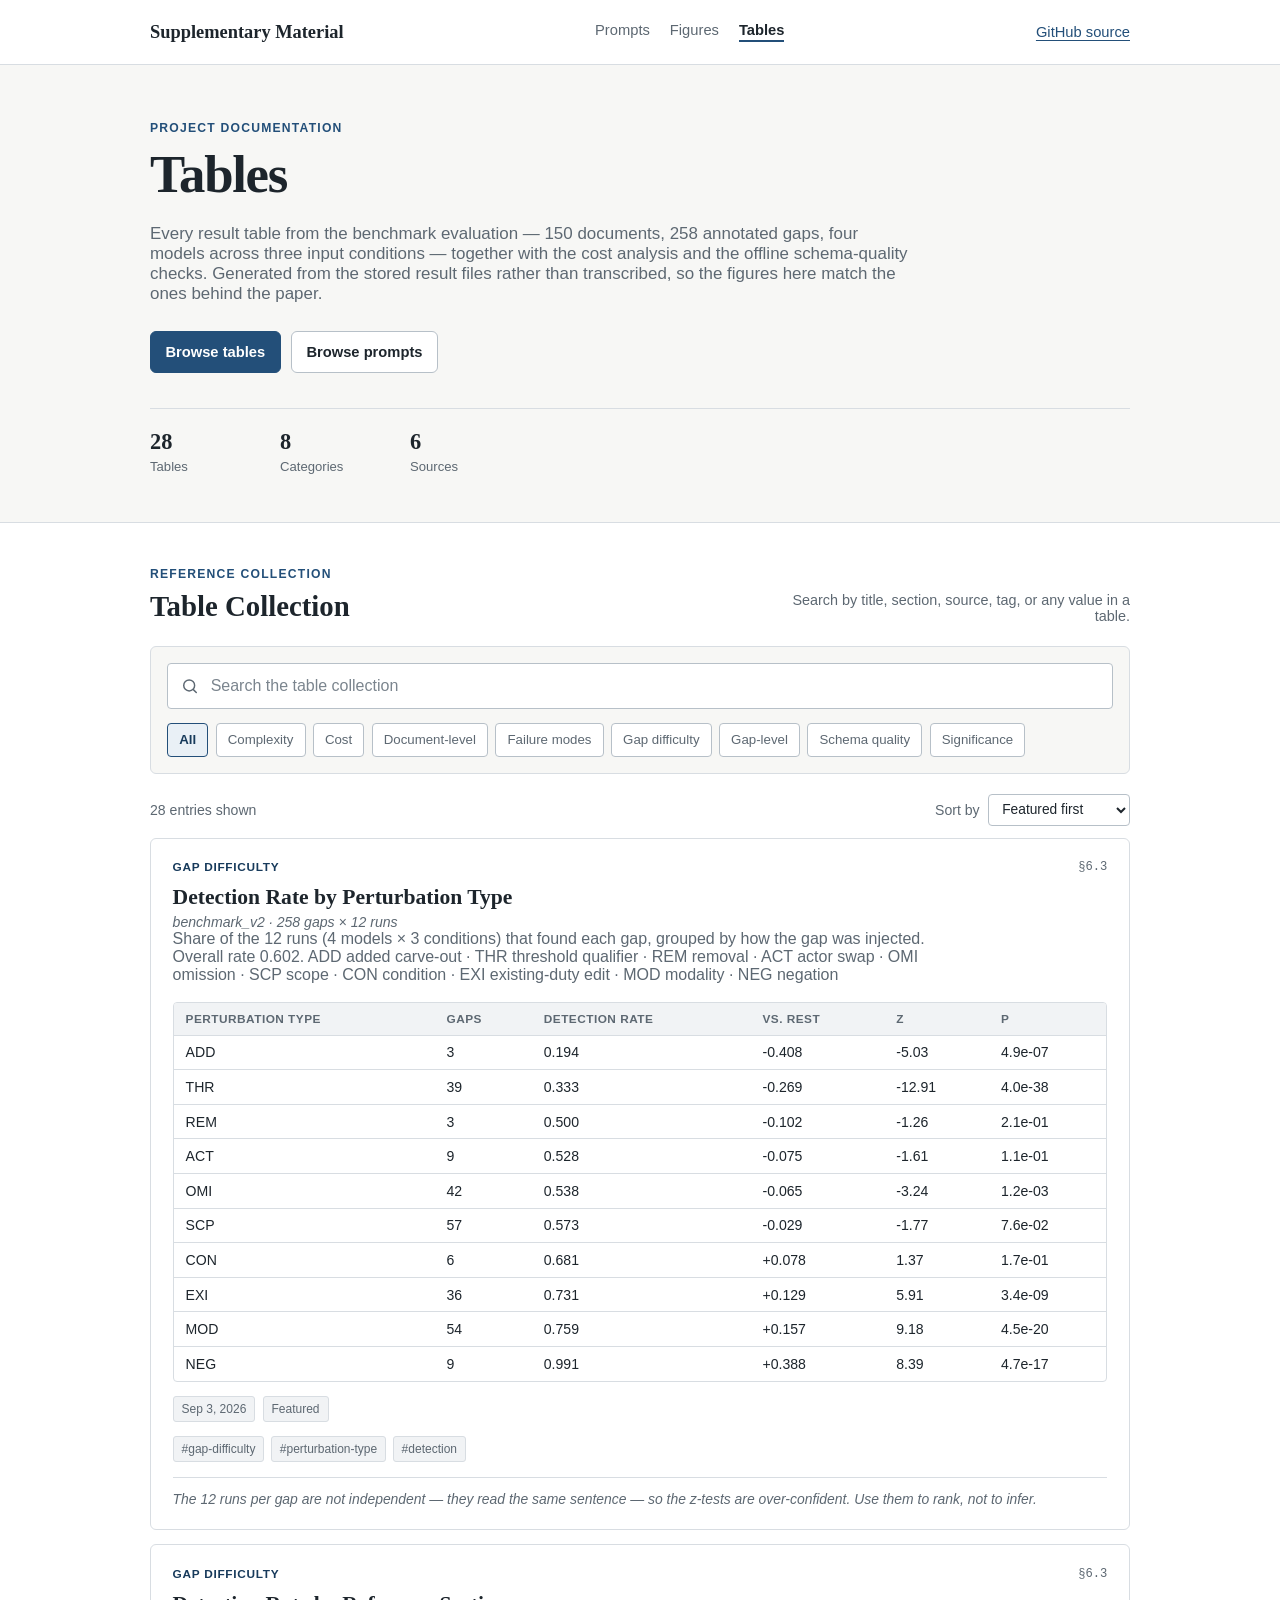
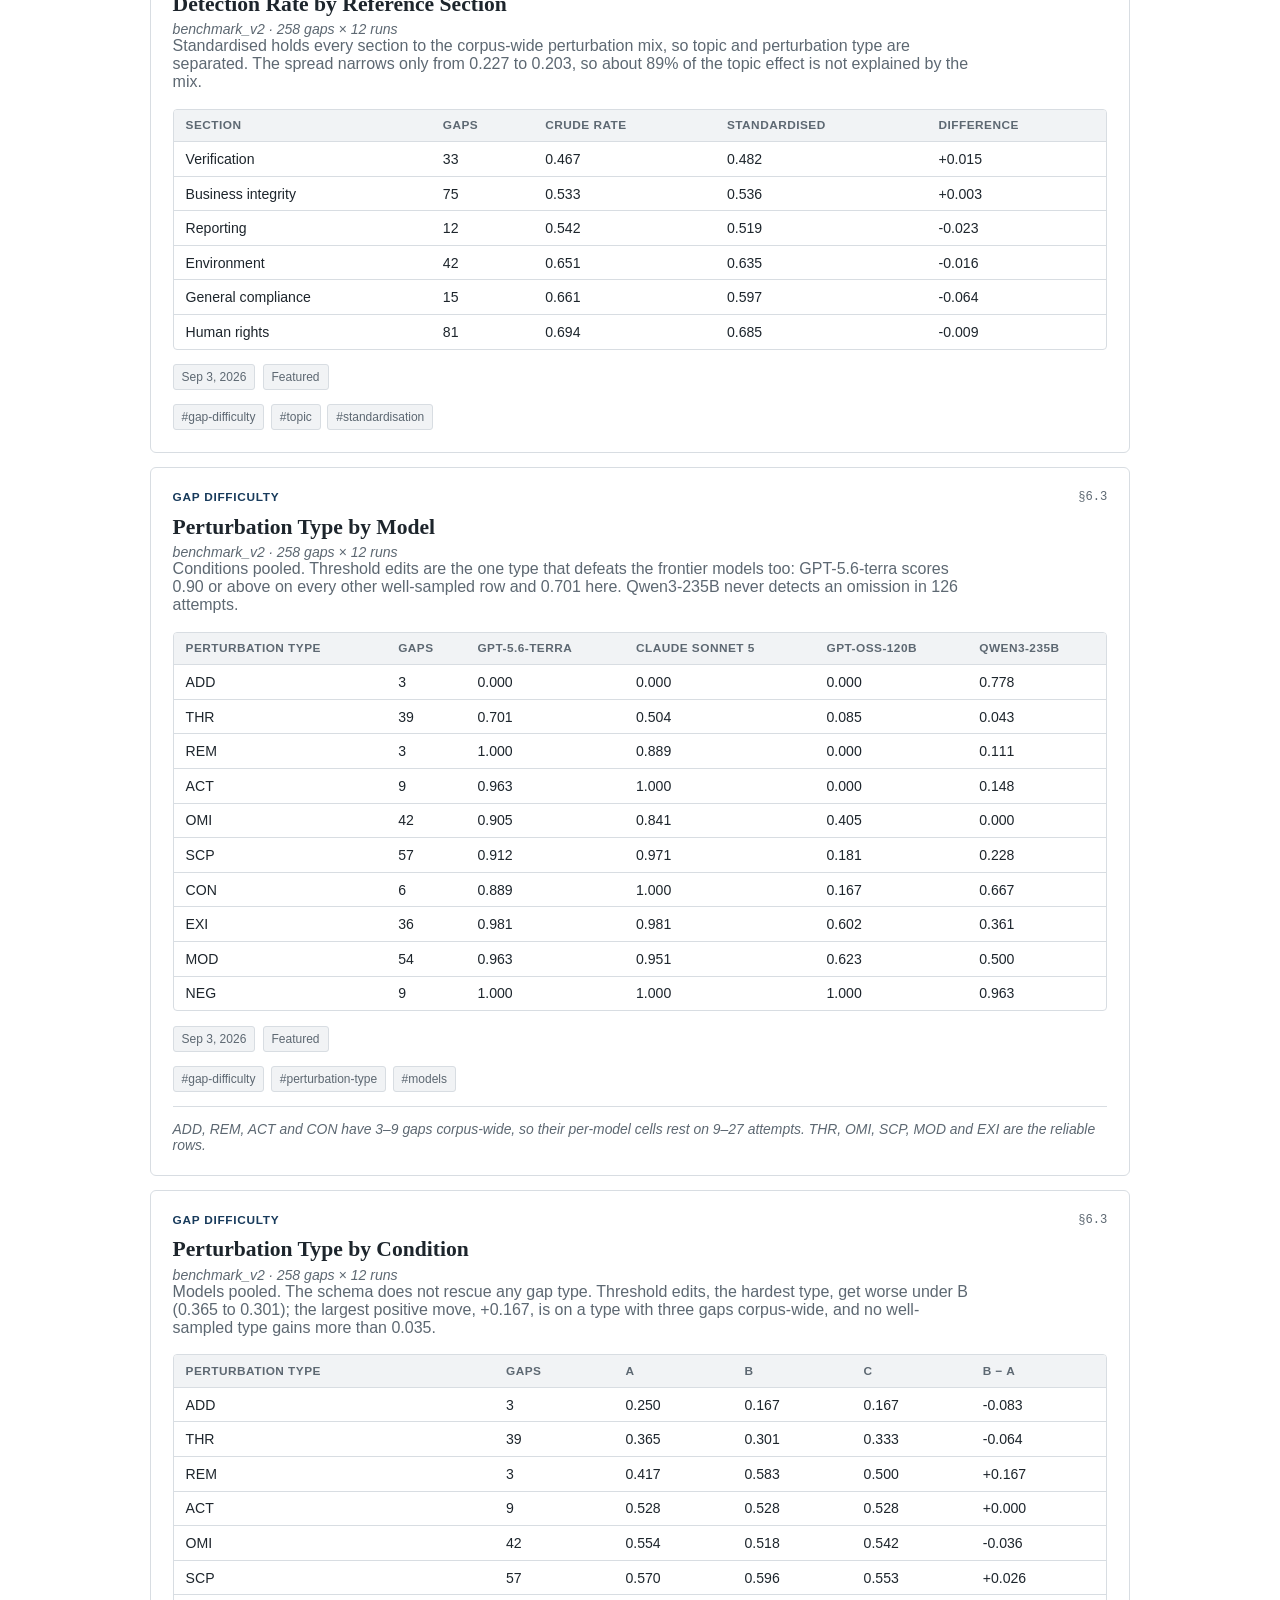
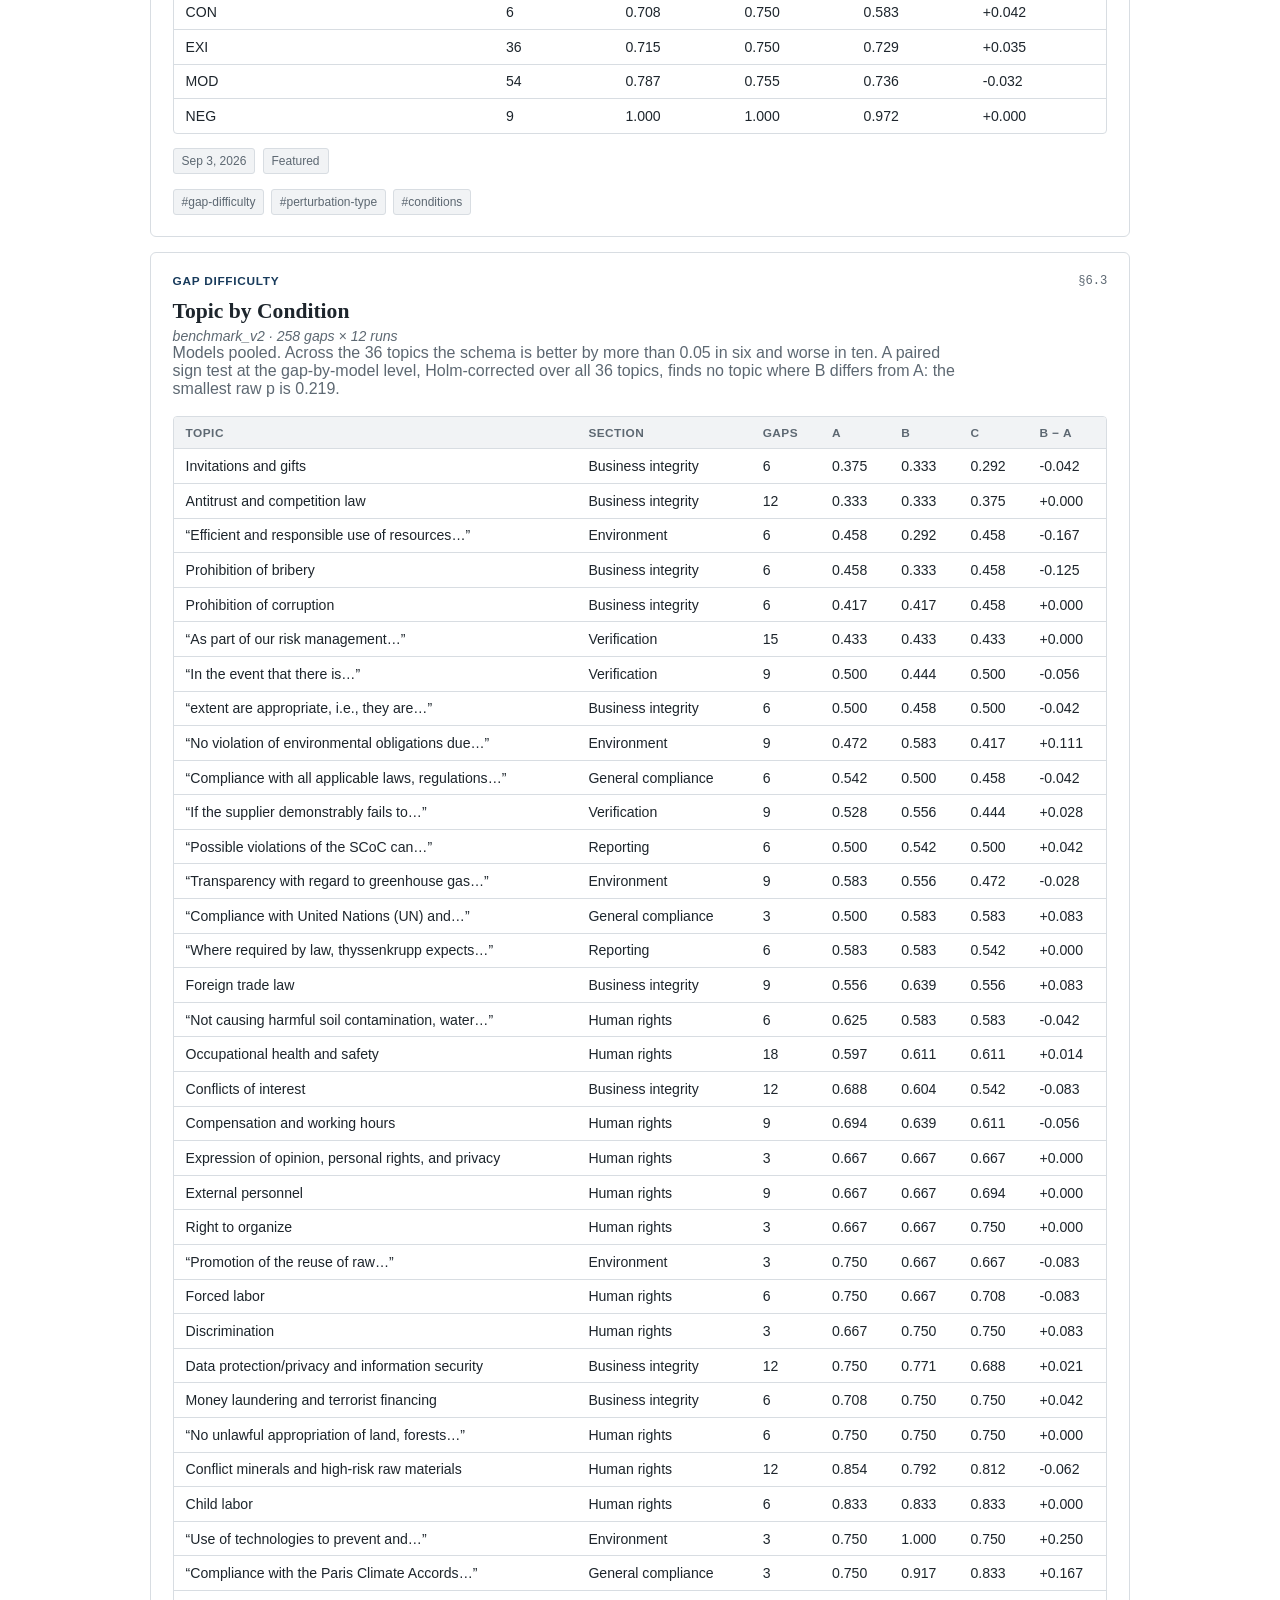
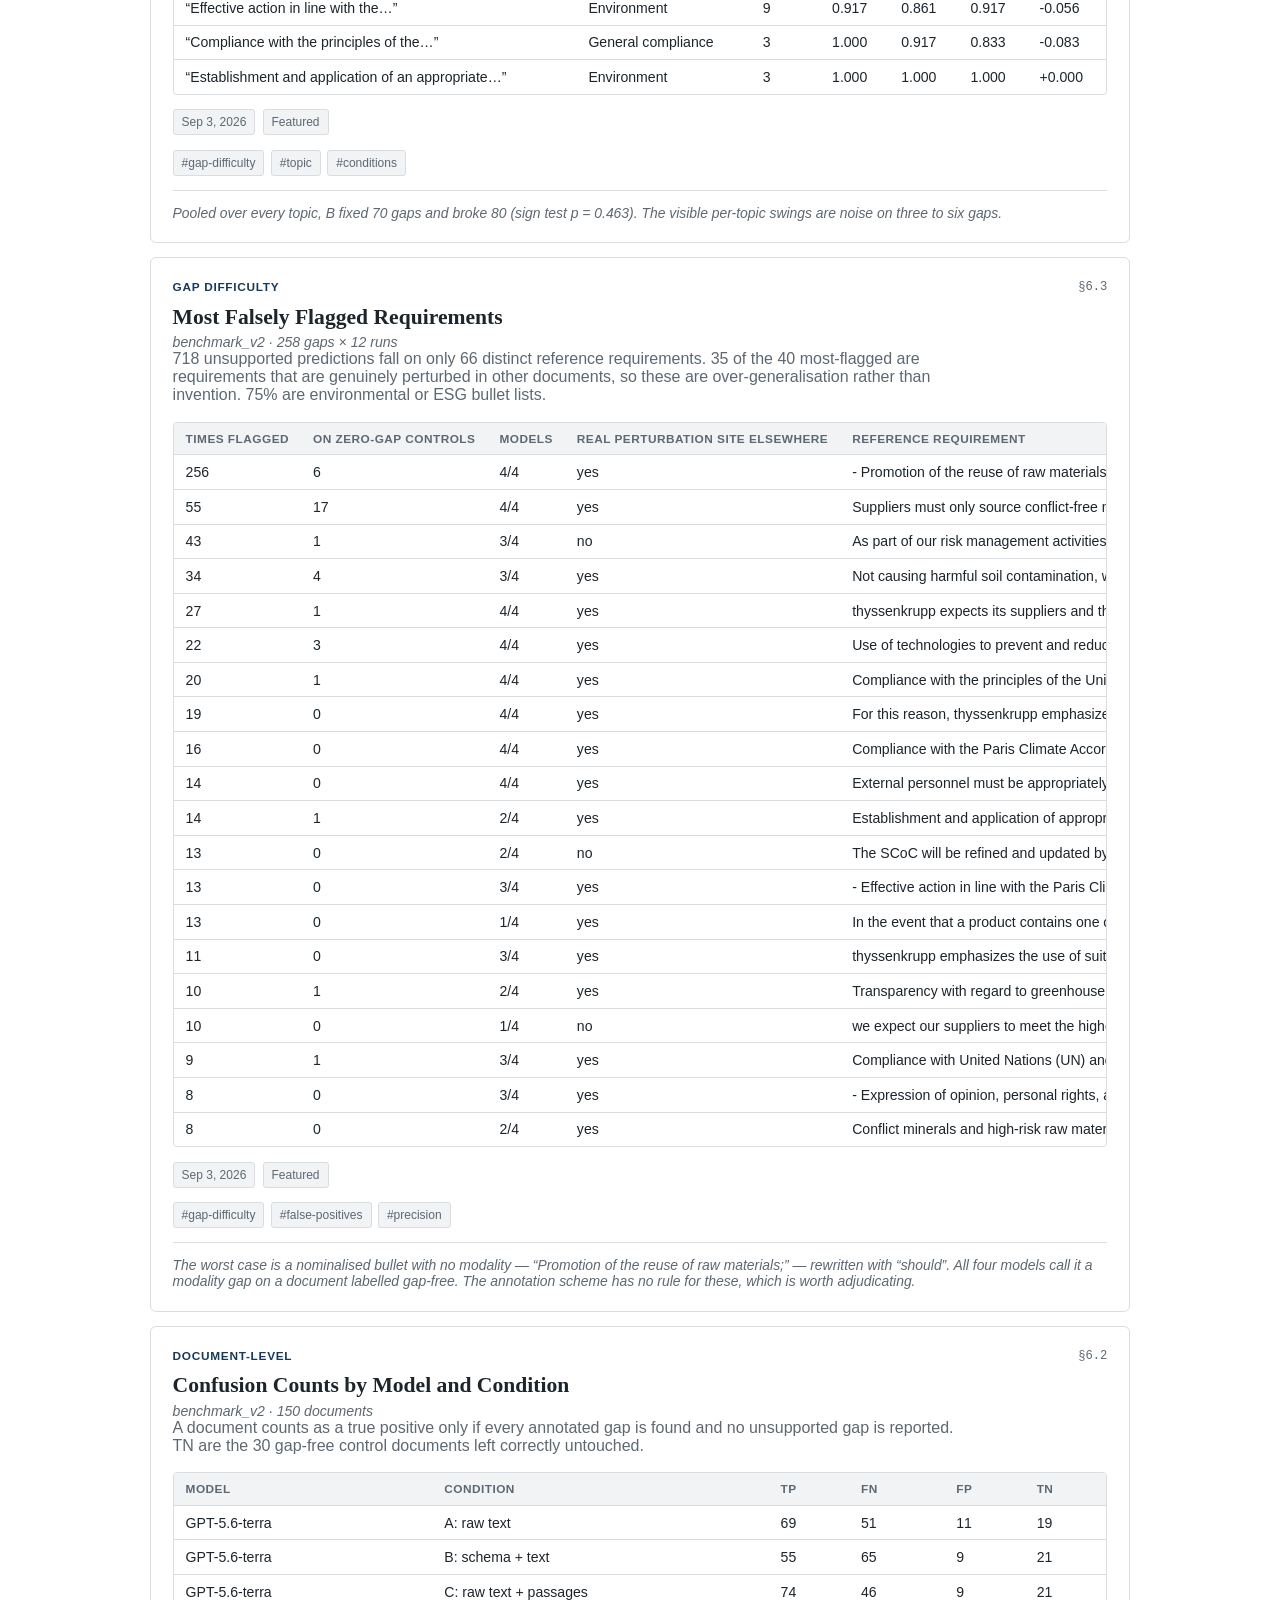
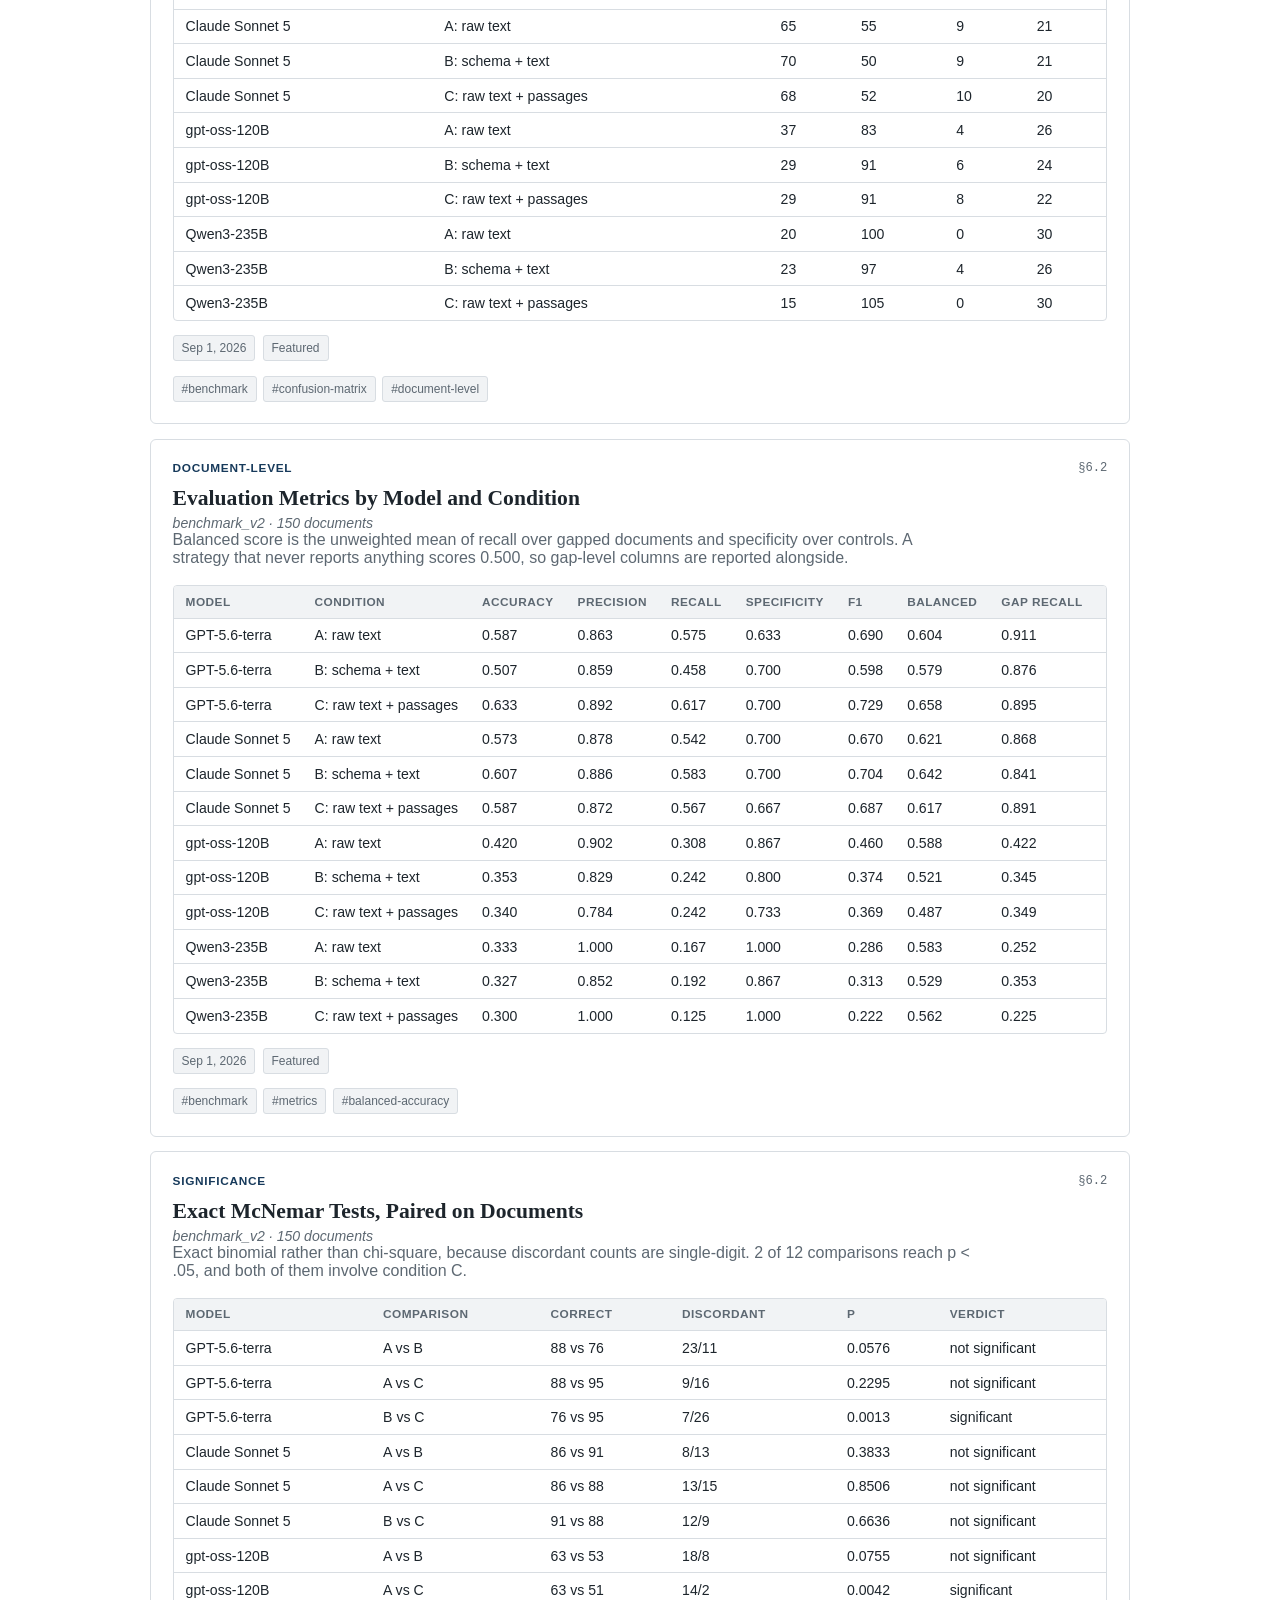
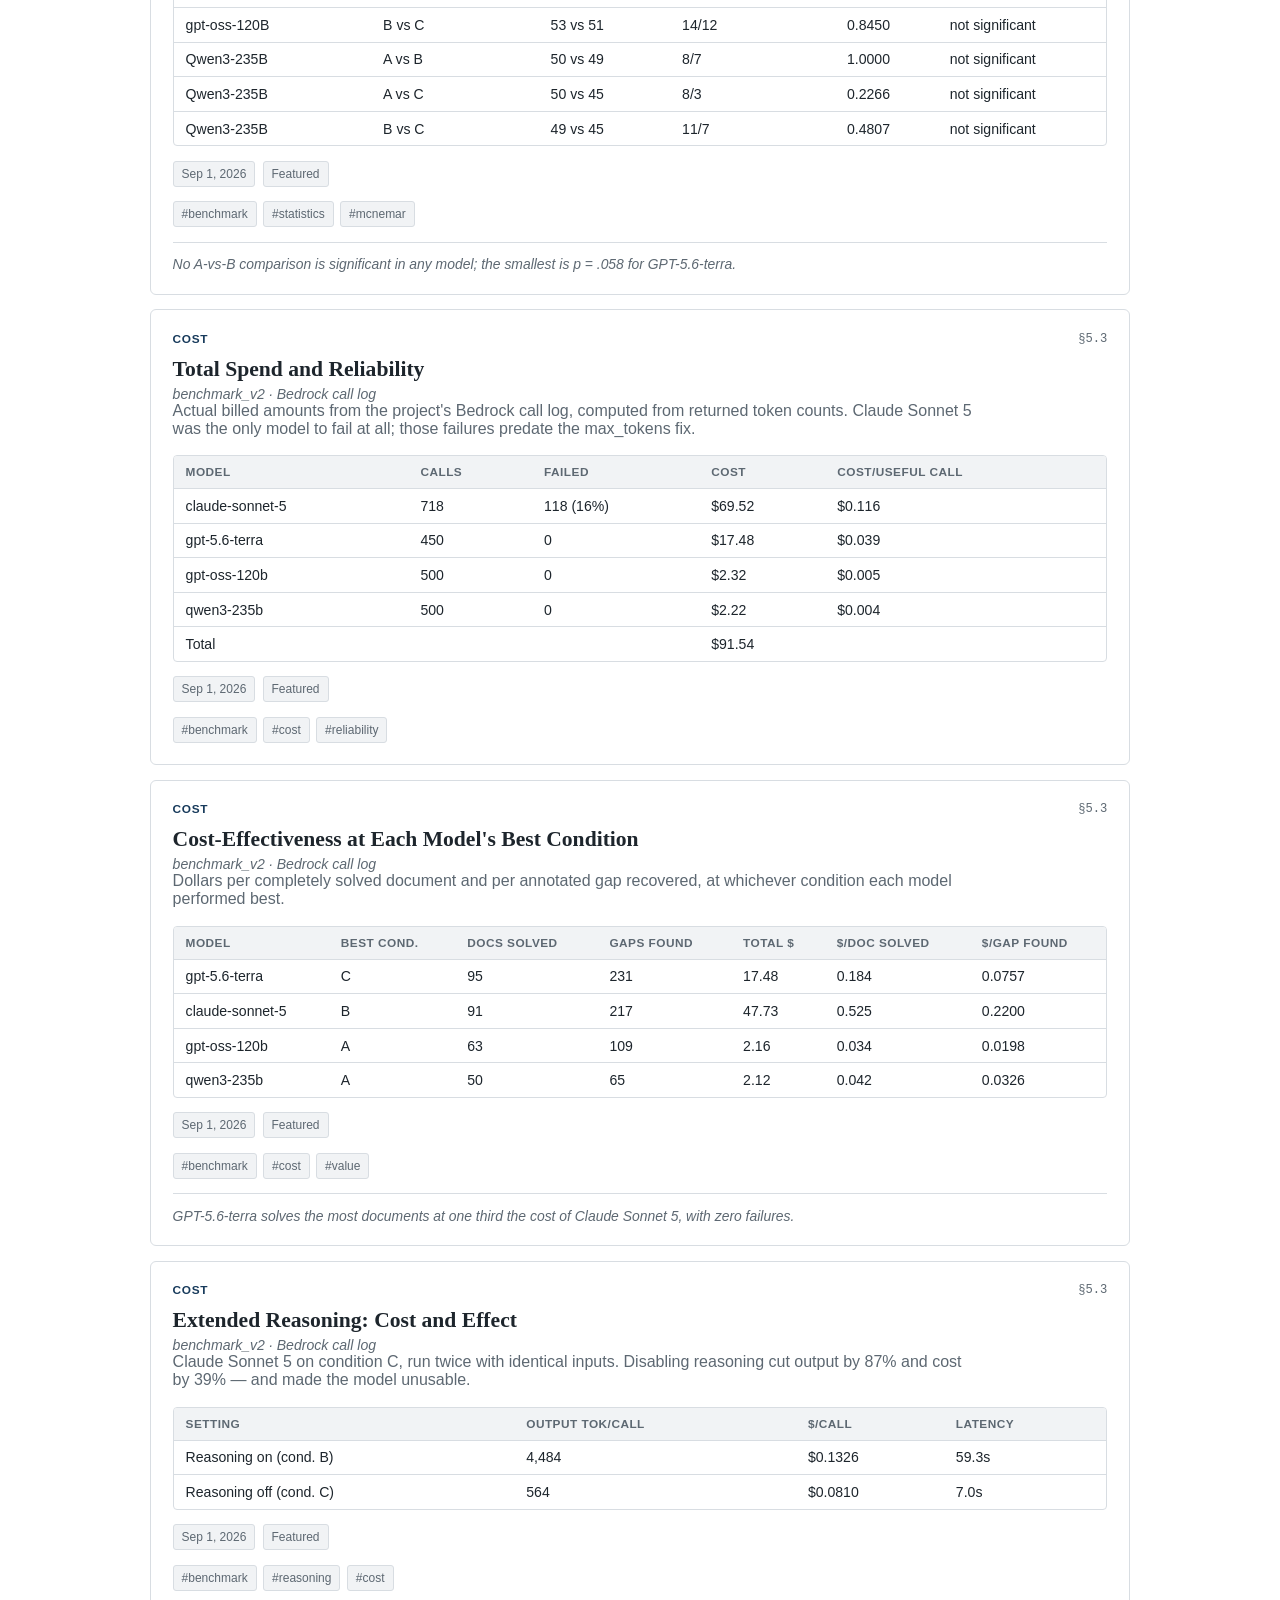
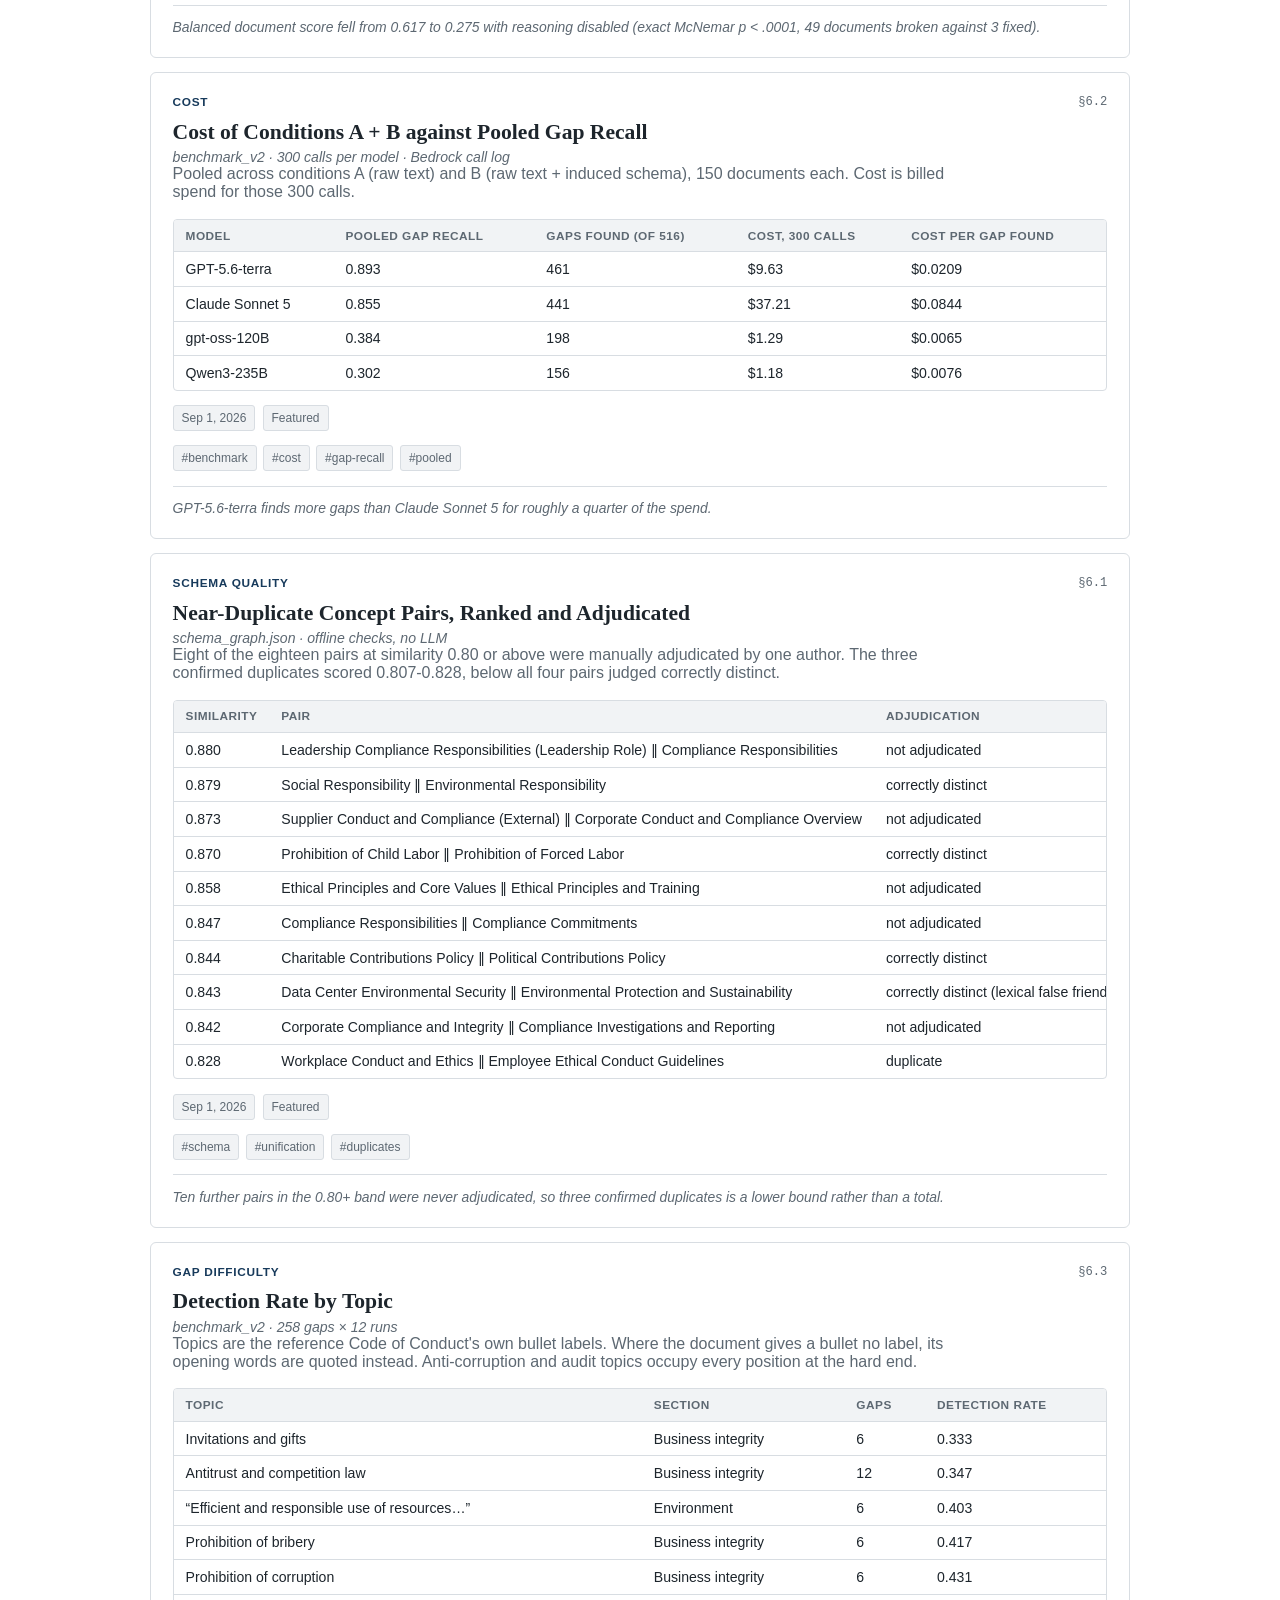
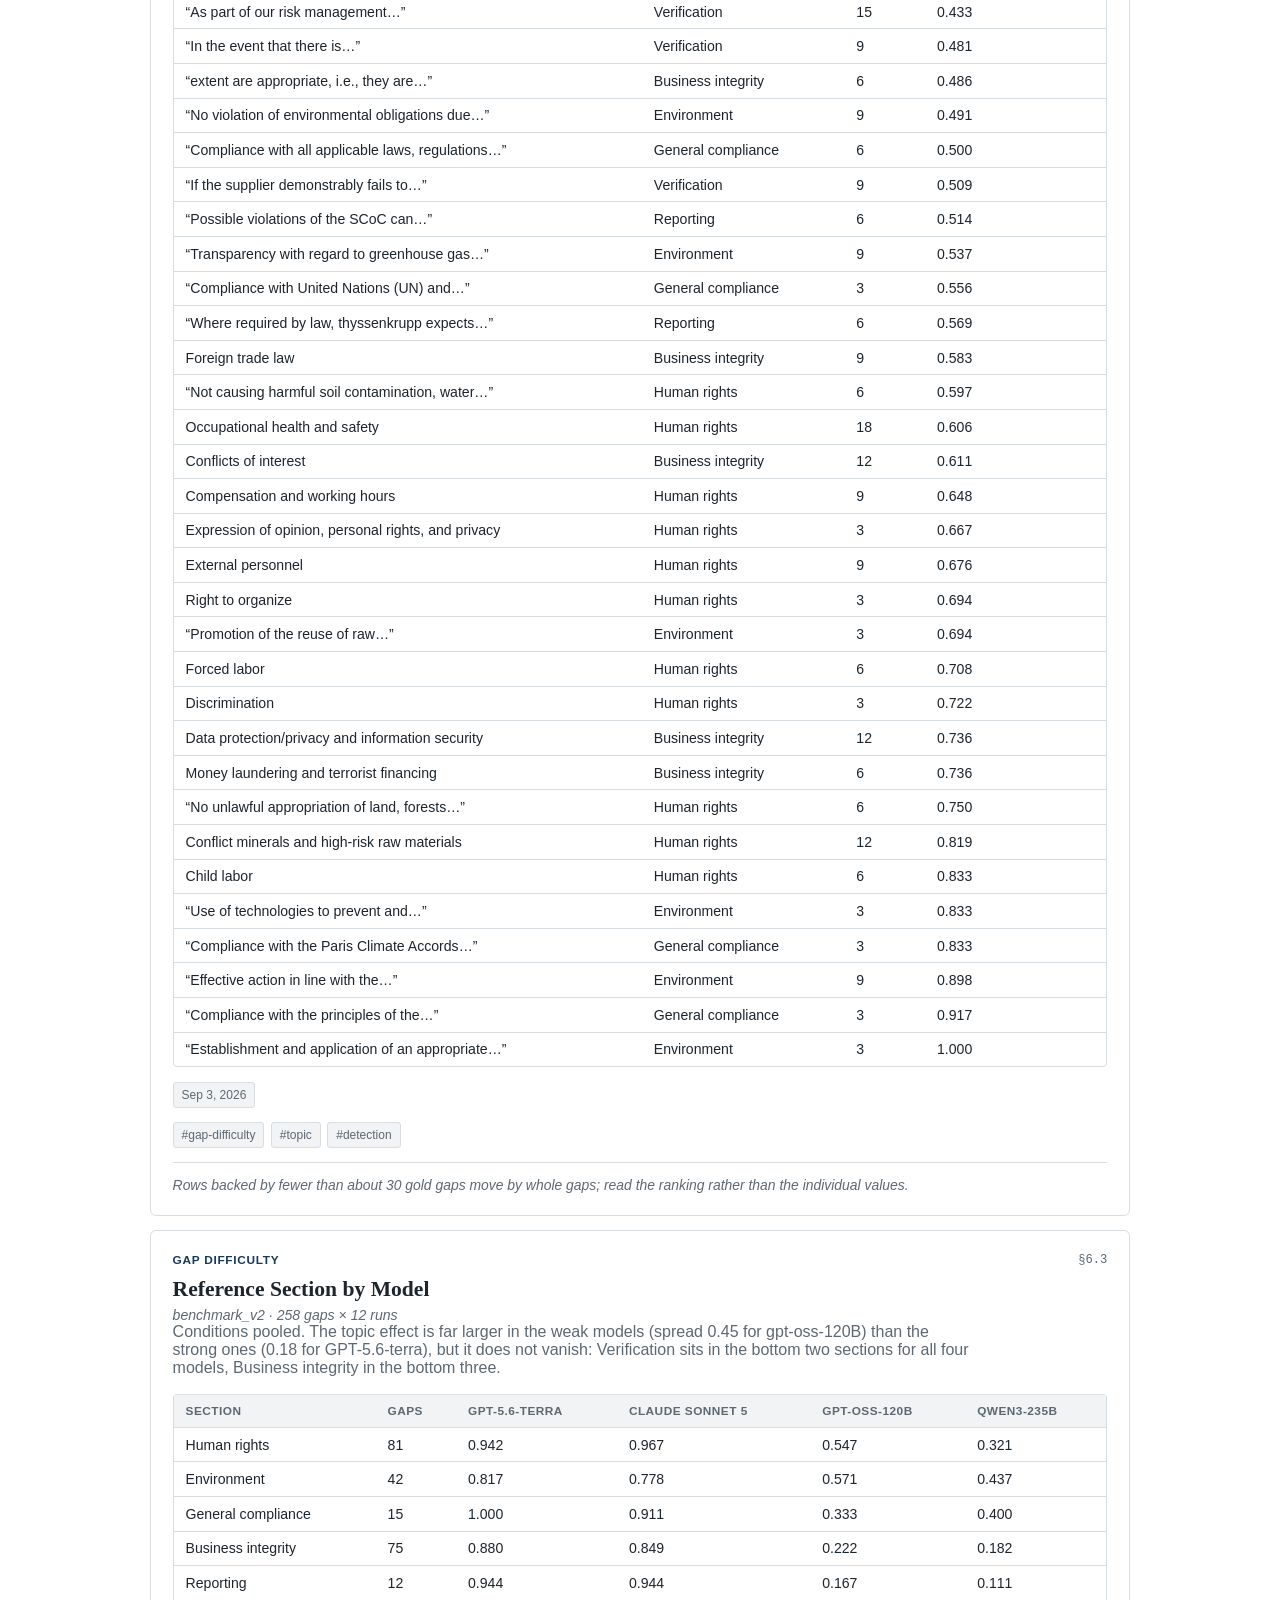
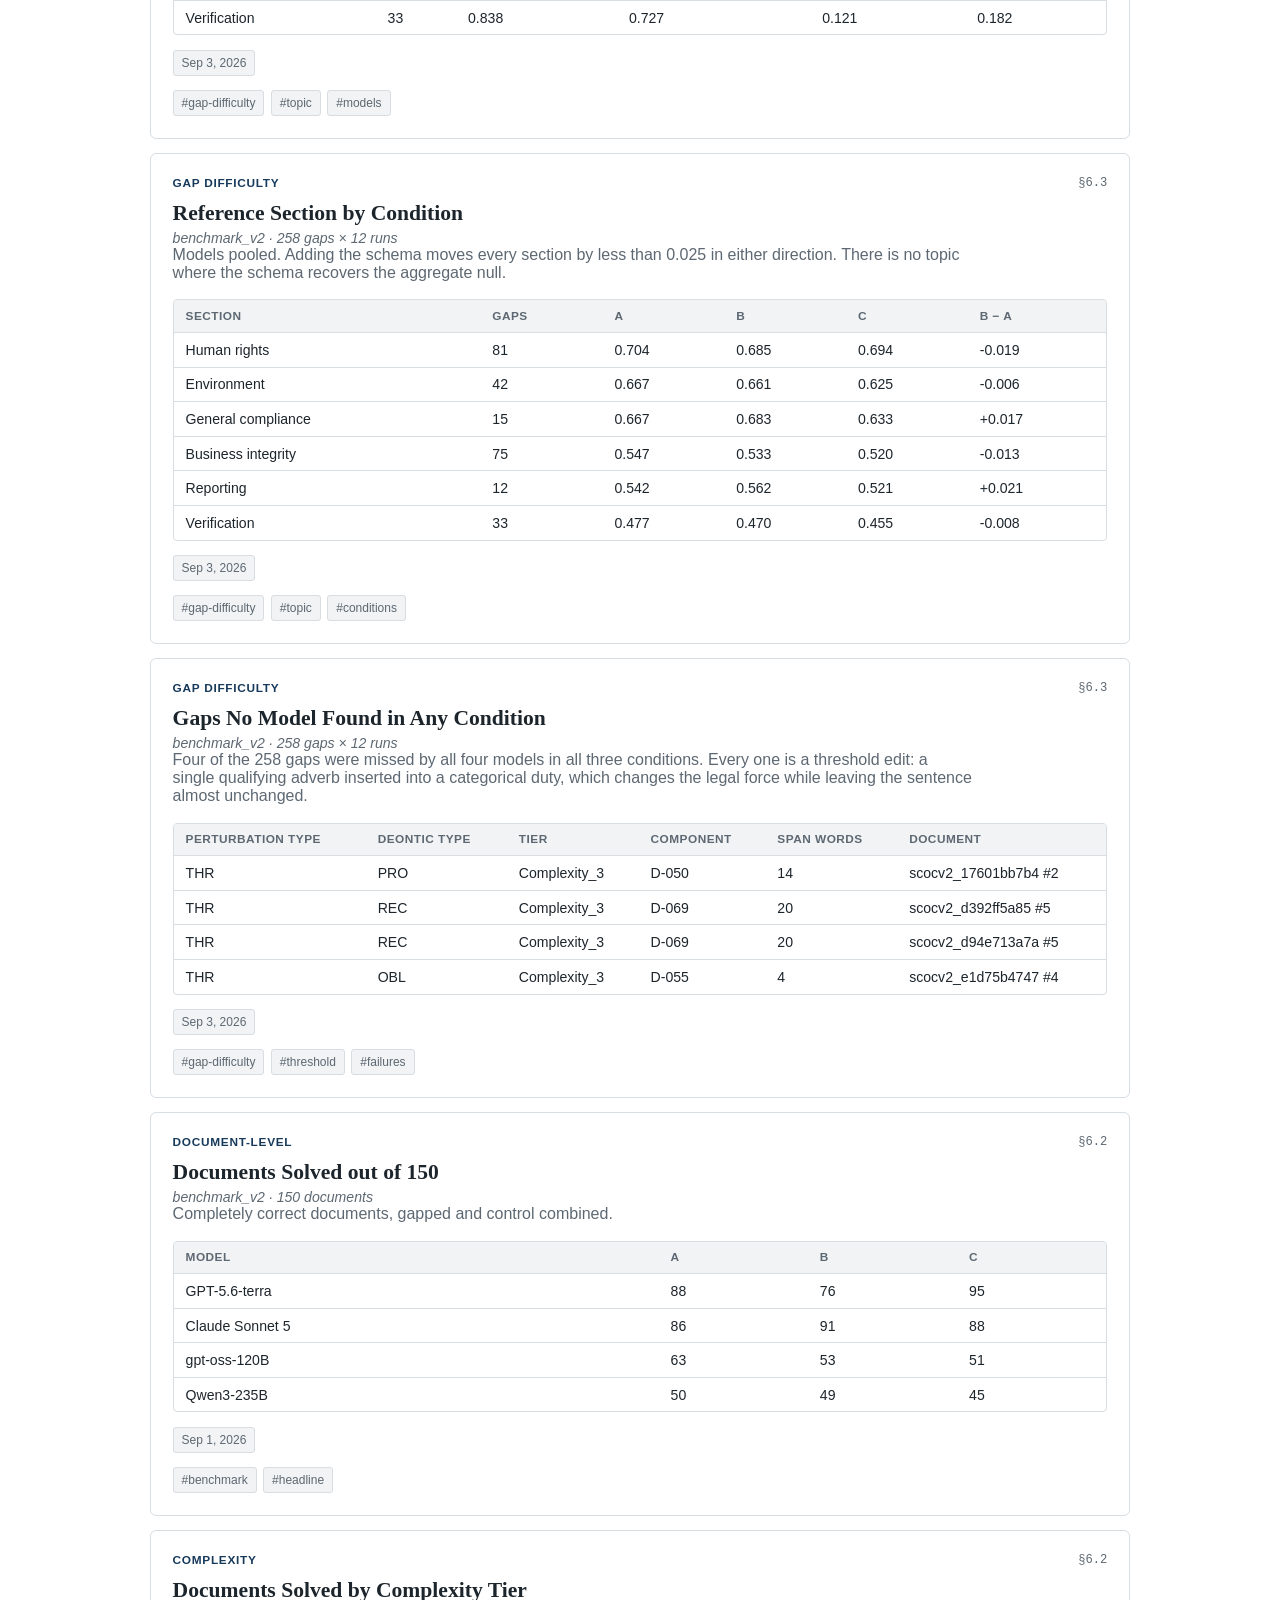
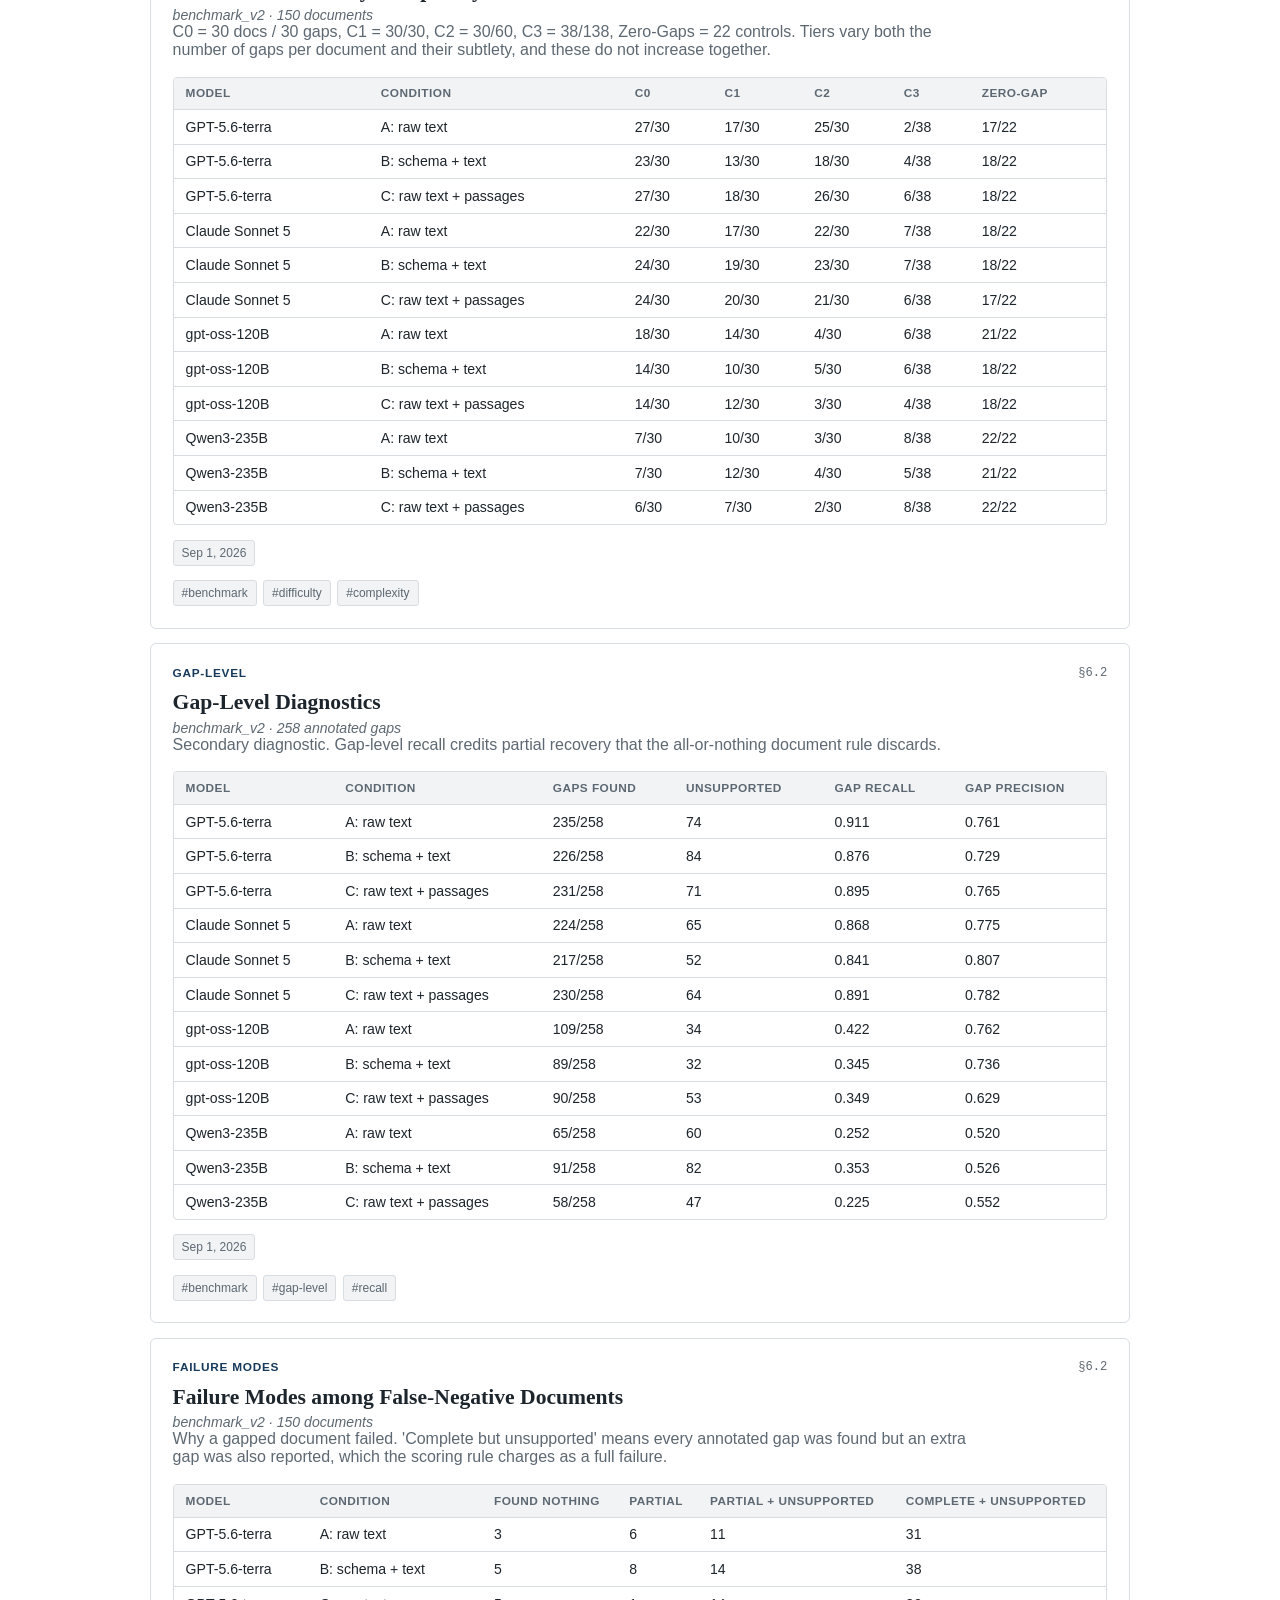
<file: tables.html>
<!doctype html>
<html lang="en">
<head>
  <meta charset="utf-8" />
  <meta name="viewport" content="width=device-width, initial-scale=1" />
  <meta
    name="description"
    content="Supplementary tables for the Schema Induction project: benchmark results across four models, cost analysis, and intrinsic schema-quality checks."
  />
  <title>Tables &mdash; Schema Induction Supplementary Material</title>
  <link rel="stylesheet" href="styles.css?v=2" />
</head>
<body>
  <a class="skip-link" href="#tables">Skip to table collection</a>

  <header class="site-header">
    <div class="shell header-inner">
      <a class="site-title" href="./" aria-label="Supplementary Material home">
        Supplementary Material
      </a>
      <nav class="site-nav" aria-label="Site sections">
        <a href="index.html">Prompts</a>
        <a href="visualizations.html">Figures</a>
        <a href="tables.html" aria-current="page">Tables</a>
      </nav>
      <a
        class="header-link"
        href="https://github.com/canerco/prompts-showcase"
        target="_blank"
        rel="noreferrer"
      >
        GitHub source
      </a>
    </div>
  </header>

  <main>
    <section class="intro shell" aria-labelledby="page-title">
      <p class="section-label">Project documentation</p>
      <h1 id="page-title">Tables</h1>
      <p class="intro-text">
        Every result table from the benchmark evaluation &mdash; 150 documents, 258
        annotated gaps, four models across three input conditions &mdash; together with the
        cost analysis and the offline schema-quality checks. Generated from the stored
        result files rather than transcribed, so the figures here match the ones behind
        the paper.
      </p>

      <div class="intro-links">
        <a class="button primary" href="#tables">Browse tables</a>
        <a class="button secondary" href="index.html">Browse prompts</a>
      </div>

      <dl class="stats" aria-label="Table collection statistics">
        <div>
          <dt id="entry-count">0</dt>
          <dd>Tables</dd>
        </div>
        <div>
          <dt id="category-count">0</dt>
          <dd>Categories</dd>
        </div>
        <div>
          <dt id="source-count">0</dt>
          <dd>Sources</dd>
        </div>
      </dl>
    </section>

    <section class="repository-section" id="tables" aria-labelledby="collection-title">
      <div class="shell">
        <div class="section-heading">
          <div>
            <p class="section-label">Reference collection</p>
            <h2 id="collection-title">Table Collection</h2>
          </div>
          <p class="section-note">
            Search by title, section, source, tag, or any value in a table.
          </p>
        </div>

        <section class="controls" aria-label="Table filters">
          <label class="search-field">
            <span class="sr-only">Search tables</span>
            <svg aria-hidden="true" viewBox="0 0 24 24" width="18" height="18">
              <path
                d="m21 21-4.35-4.35m2.1-5.4a7.5 7.5 0 1 1-15 0 7.5 7.5 0 0 1 15 0Z"
                fill="none"
                stroke="currentColor"
                stroke-width="2"
                stroke-linecap="round"
              />
            </svg>
            <input
              id="search"
              type="search"
              placeholder="Search the table collection"
              autocomplete="off"
            />
          </label>

          <div id="filters" class="filters" aria-label="Filter by category"></div>
        </section>

        <div class="results-heading">
          <p id="result-summary" aria-live="polite"></p>
          <label class="sort-field">
            <span>Sort by</span>
            <select id="sort" aria-label="Sort tables">
              <option value="featured">Featured first</option>
              <option value="title">Title A&ndash;Z</option>
              <option value="newest">Newest first</option>
            </select>
          </label>
        </div>

        <section
          id="table-grid"
          class="prompt-grid"
          data-source="tables.json"
          aria-label="Table collection"
        ></section>

        <section id="empty-state" class="empty-state" hidden>
          <h2>No matching tables</h2>
          <p>Try another search term or choose a different category.</p>
          <button id="clear-filters" class="button secondary" type="button">
            Clear filters
          </button>
        </section>
      </div>
    </section>
  </main>

  <footer class="site-footer">
    <div class="shell footer-inner">
      <p>
        Tables are generated from the stored evaluation results and the Bedrock call log.
        Document-level scoring is all-or-nothing: a document counts as solved only if every
        annotated gap is found and no unsupported gap is reported.
      </p>
      <a
        href="https://github.com/canerco/prompts-showcase"
        target="_blank"
        rel="noreferrer"
      >
        Source on GitHub
      </a>
    </div>
  </footer>

  <template id="table-template">
    <article class="prompt-card table-card">
      <div class="card-topline">
        <span class="category-badge"></span>
        <span class="version section-ref-badge"></span>
      </div>

      <h2 class="prompt-title table-title"></h2>
      <p class="prompt-description table-byline"></p>
      <p class="prompt-description table-note"></p>

      <div class="table-body"></div>

      <div class="metadata" aria-label="Table metadata"></div>
      <div class="tags" aria-label="Table tags"></div>
      <p class="lesson table-footnote"></p>
    </article>
  </template>

  <script src="visualizations.js?v=3" defer></script>
</body>
</html>
</file>
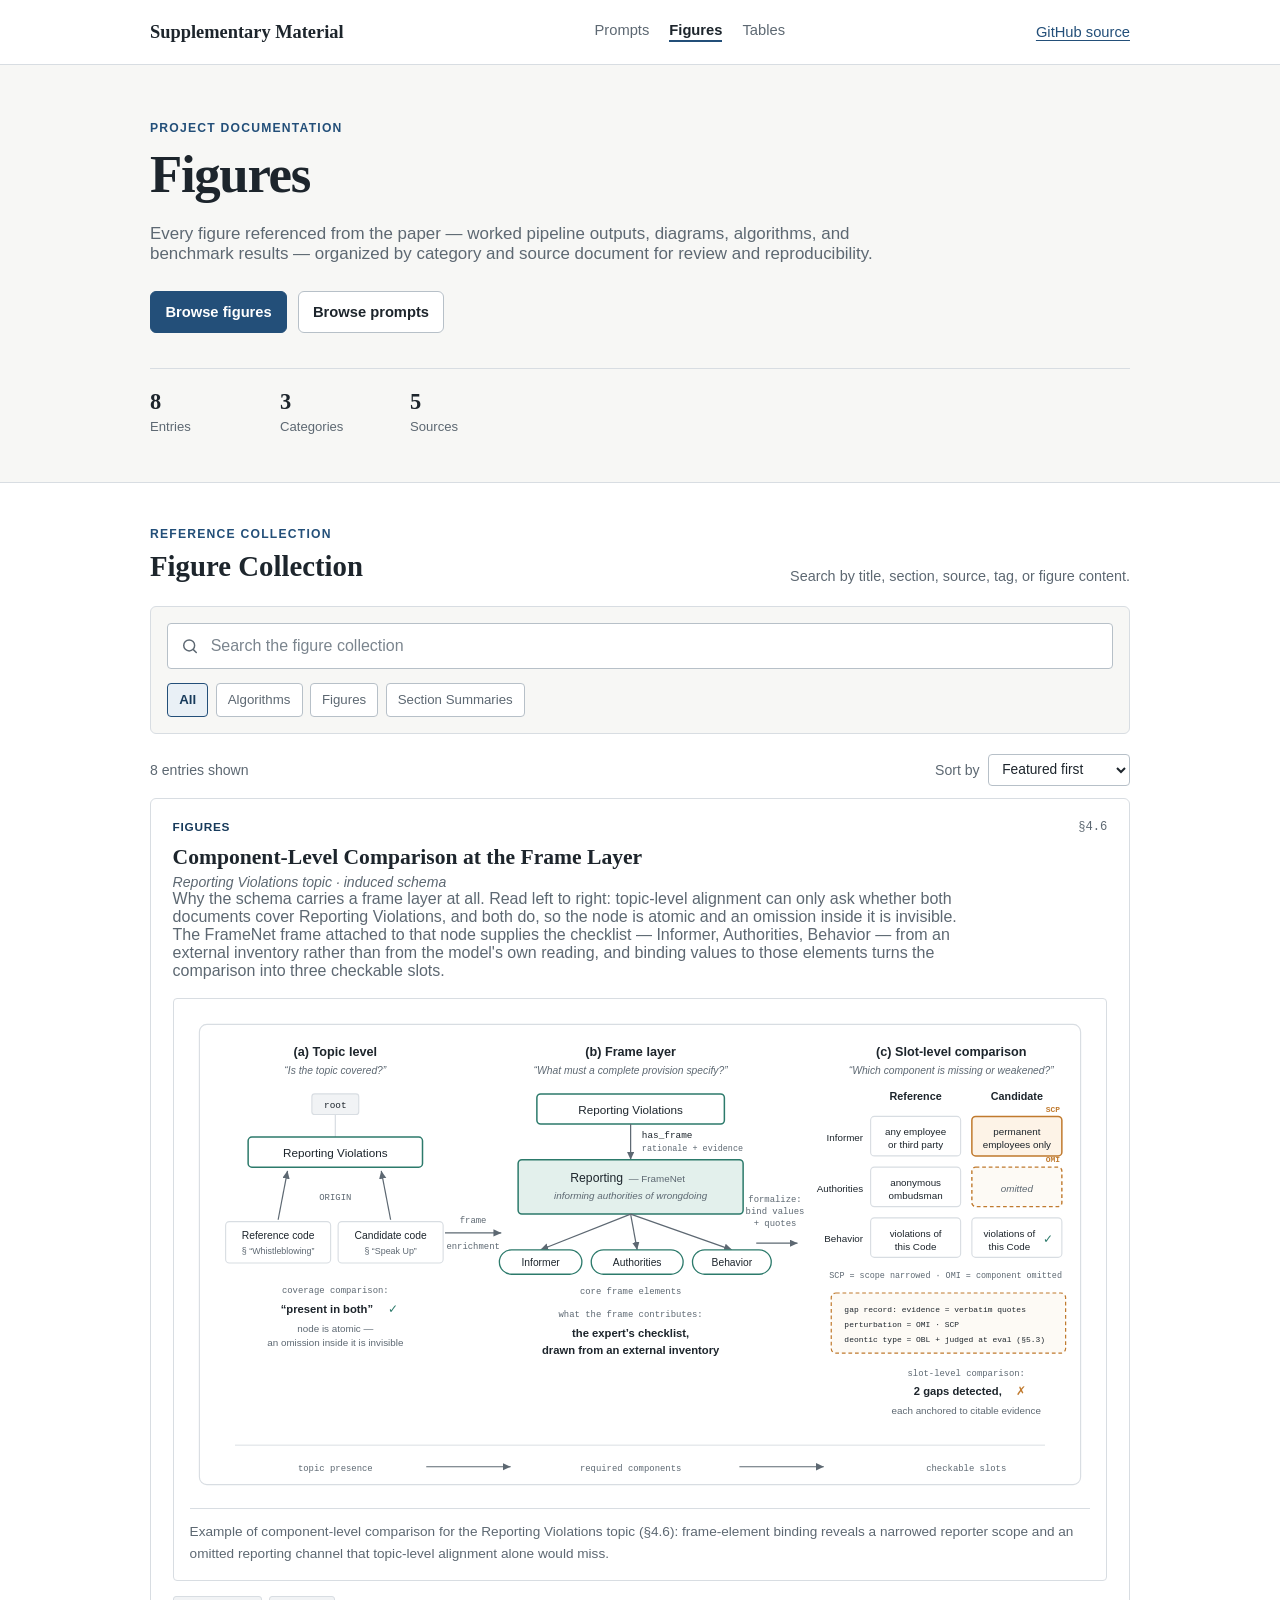
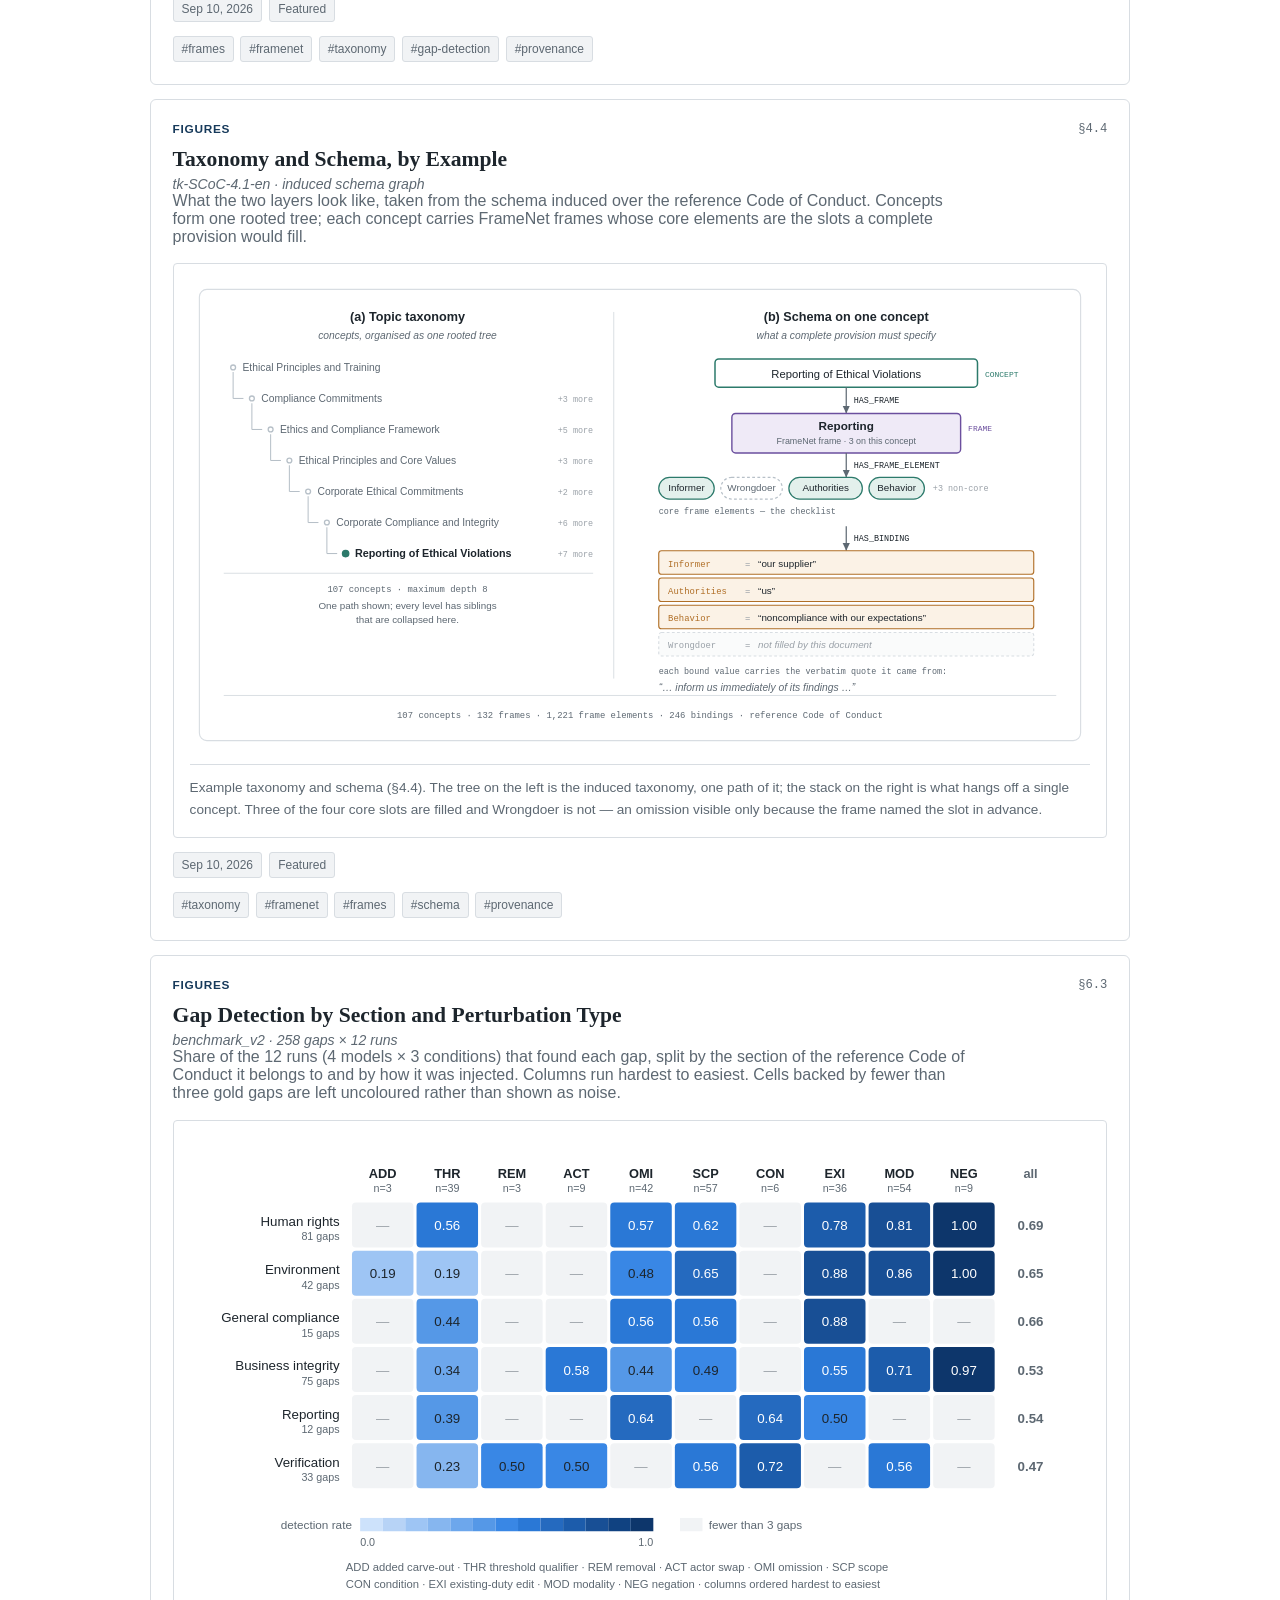
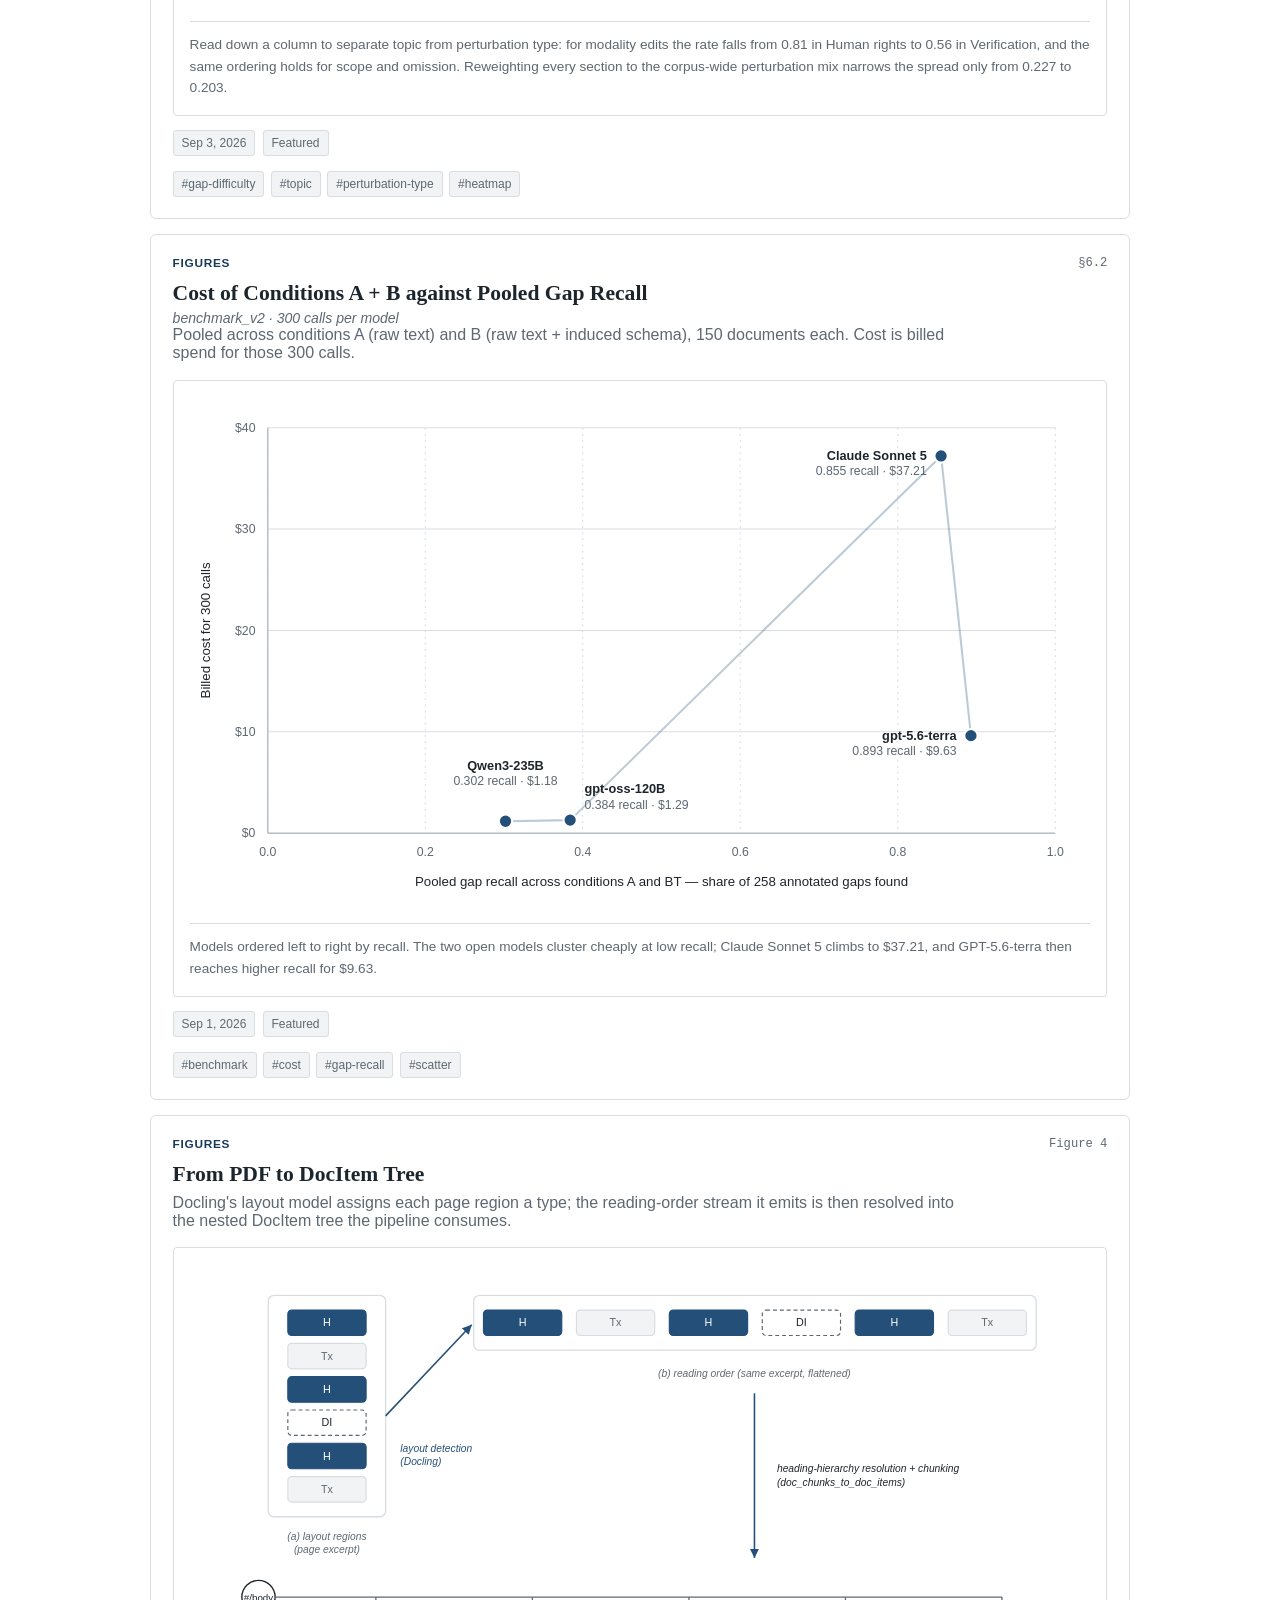
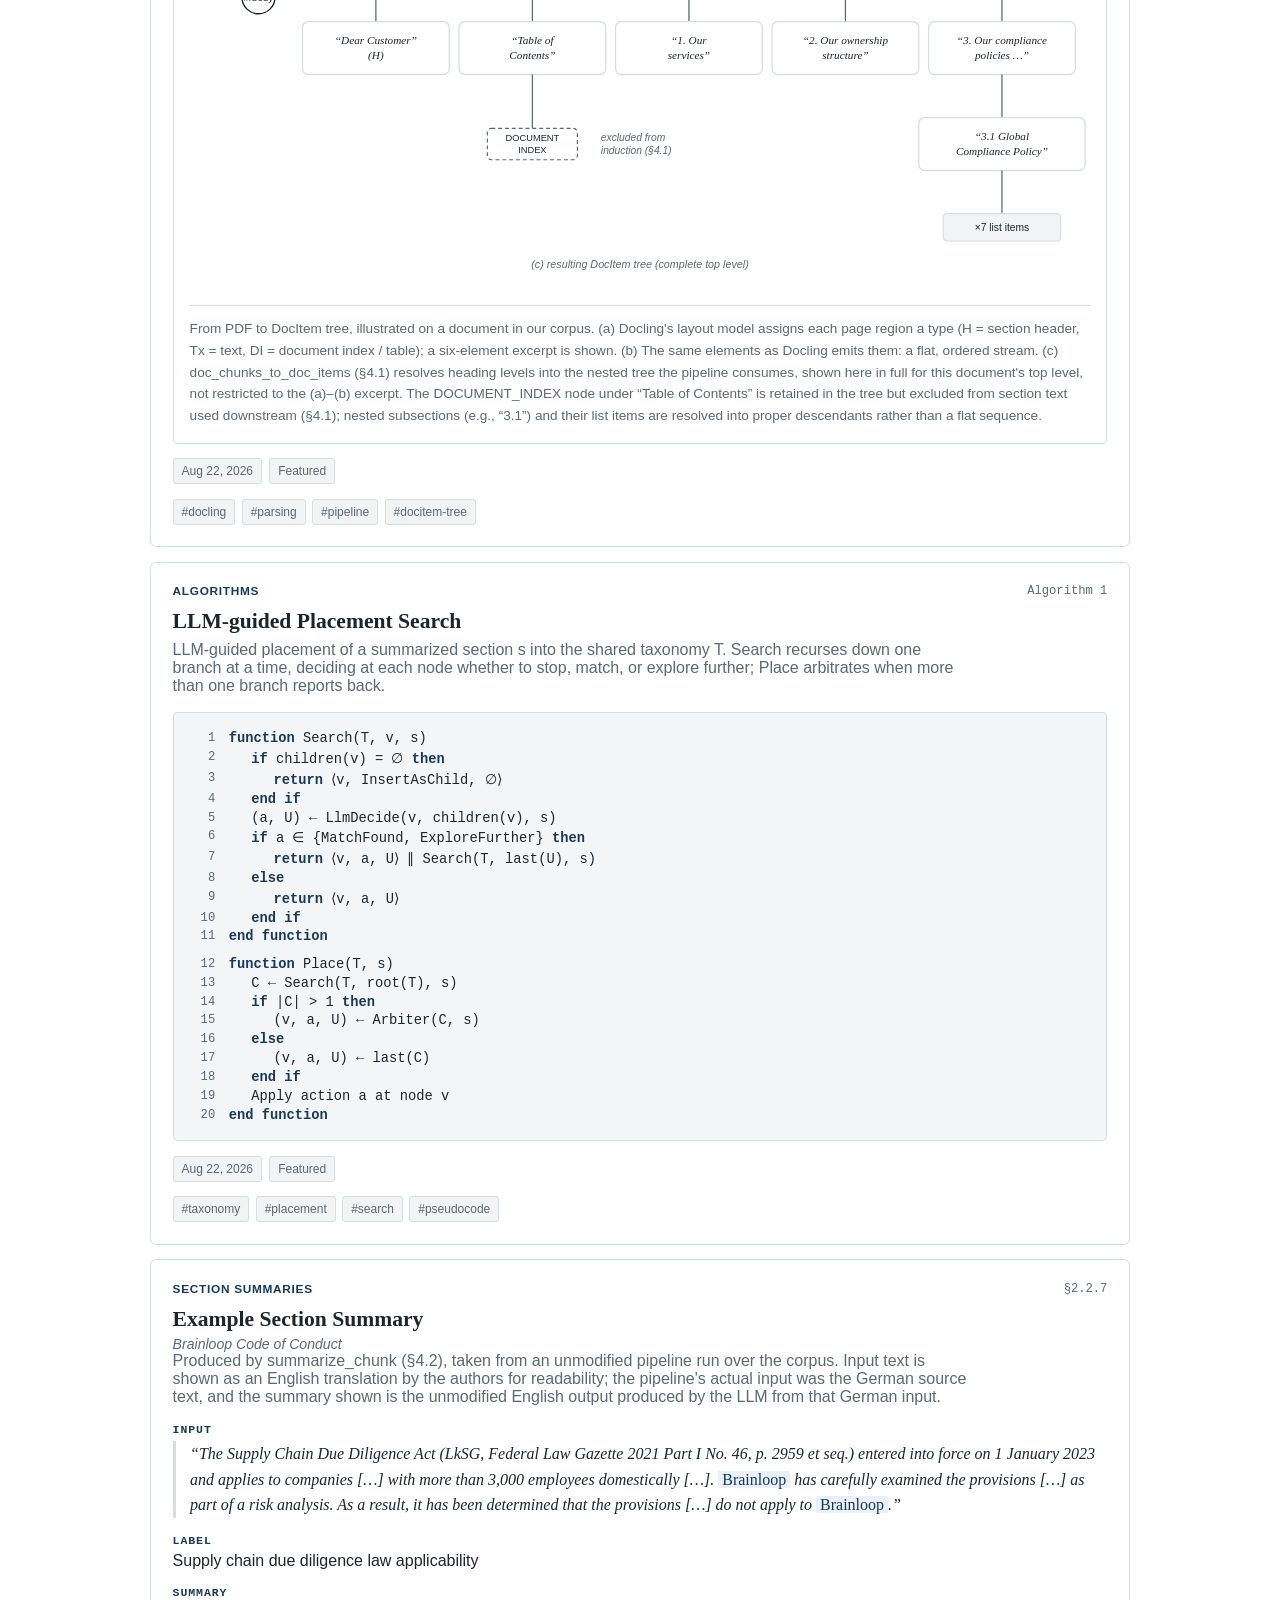
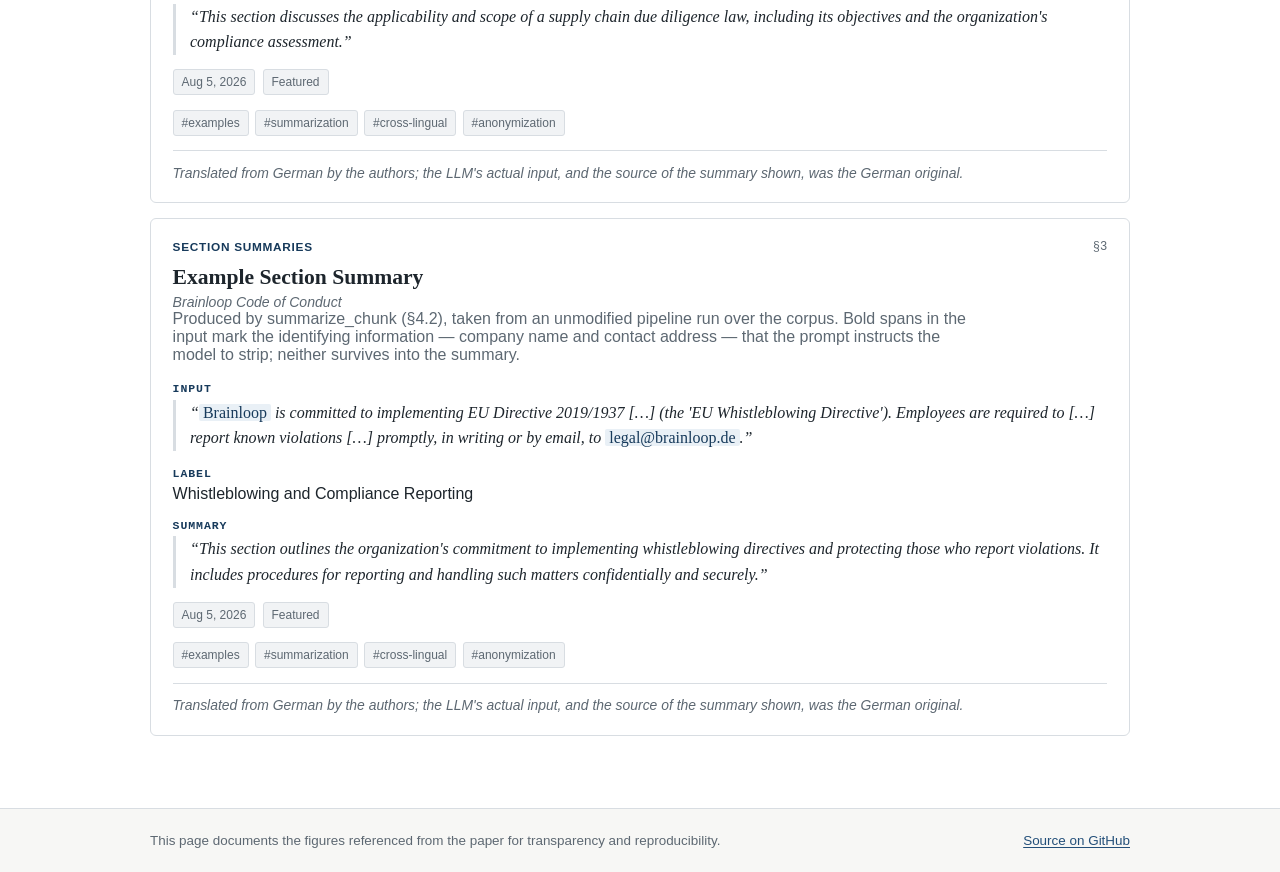
<file: visualizations.html>
<!doctype html>
<html lang="en">
<head>
  <meta charset="utf-8" />
  <meta name="viewport" content="width=device-width, initial-scale=1" />
  <meta
    name="description"
    content="Figures, diagrams, algorithms and worked examples from the Schema Induction project."
  />
  <title>Figures &mdash; Schema Induction Supplementary Material</title>
  <link rel="stylesheet" href="styles.css?v=2" />
</head>
<body>
  <a class="skip-link" href="#visualizations">Skip to figure collection</a>

  <header class="site-header">
    <div class="shell header-inner">
      <a class="site-title" href="./" aria-label="Supplementary Material home">
        Supplementary Material
      </a>
      <nav class="site-nav" aria-label="Site sections">
        <a href="index.html">Prompts</a>
        <a href="visualizations.html" aria-current="page">Figures</a>
        <a href="tables.html">Tables</a>
      </nav>
      <a
        class="header-link"
        href="https://github.com/canerco/prompts-showcase"
        target="_blank"
        rel="noreferrer"
      >
        GitHub source
      </a>
    </div>
  </header>

  <main>
    <section class="intro shell" aria-labelledby="page-title">
      <p class="section-label">Project documentation</p>
      <h1 id="page-title">Figures</h1>
      <p class="intro-text">
        Every figure referenced from the paper &mdash; worked pipeline outputs, diagrams,
        algorithms, and benchmark results &mdash; organized by category and source document
        for review and reproducibility.
      </p>

      <div class="intro-links">
        <a class="button primary" href="#visualizations">Browse figures</a>
        <a class="button secondary" href="index.html">Browse prompts</a>
      </div>

      <dl class="stats" aria-label="Figure collection statistics">
        <div>
          <dt id="entry-count">0</dt>
          <dd>Entries</dd>
        </div>
        <div>
          <dt id="category-count">0</dt>
          <dd>Categories</dd>
        </div>
        <div>
          <dt id="source-count">0</dt>
          <dd>Sources</dd>
        </div>
      </dl>
    </section>

    <section class="repository-section" id="visualizations" aria-labelledby="collection-title">
      <div class="shell">
        <div class="section-heading">
          <div>
            <p class="section-label">Reference collection</p>
            <h2 id="collection-title">Figure Collection</h2>
          </div>
          <p class="section-note">
            Search by title, section, source, tag, or figure content.
          </p>
        </div>

        <section class="controls" aria-label="Figure filters">
          <label class="search-field">
            <span class="sr-only">Search figures</span>
            <svg aria-hidden="true" viewBox="0 0 24 24" width="18" height="18">
              <path
                d="m21 21-4.35-4.35m2.1-5.4a7.5 7.5 0 1 1-15 0 7.5 7.5 0 0 1 15 0Z"
                fill="none"
                stroke="currentColor"
                stroke-width="2"
                stroke-linecap="round"
              />
            </svg>
            <input
              id="search"
              type="search"
              placeholder="Search the figure collection"
              autocomplete="off"
            />
          </label>

          <div id="filters" class="filters" aria-label="Filter by category"></div>
        </section>

        <div class="results-heading">
          <p id="result-summary" aria-live="polite"></p>
          <label class="sort-field">
            <span>Sort by</span>
            <select id="sort" aria-label="Sort figures">
              <option value="featured">Featured first</option>
              <option value="title">Title A&ndash;Z</option>
              <option value="newest">Newest first</option>
            </select>
          </label>
        </div>

        <section
          id="table-grid"
          class="prompt-grid"
          aria-label="Figure collection"
        ></section>

        <section id="empty-state" class="empty-state" hidden>
          <h2>No matching entries</h2>
          <p>Try another search term or choose a different category.</p>
          <button id="clear-filters" class="button secondary" type="button">
            Clear filters
          </button>
        </section>
      </div>
    </section>
  </main>

  <footer class="site-footer">
    <div class="shell footer-inner">
      <p>
        This page documents the figures referenced from the paper for
        transparency and reproducibility.
      </p>
      <a
        href="https://github.com/canerco/prompts-showcase"
        target="_blank"
        rel="noreferrer"
      >
        Source on GitHub
      </a>
    </div>
  </footer>

  <template id="table-template">
    <article class="prompt-card table-card">
      <div class="card-topline">
        <span class="category-badge"></span>
        <span class="version section-ref-badge"></span>
      </div>

      <h2 class="prompt-title table-title"></h2>
      <p class="prompt-description table-byline"></p>
      <p class="prompt-description table-note"></p>

      <div class="table-body"></div>

      <div class="metadata" aria-label="Figure metadata"></div>
      <div class="tags" aria-label="Figure tags"></div>
      <p class="lesson table-footnote"></p>
    </article>
  </template>

  <script src="visualizations.js?v=2" defer></script>
</body>
</html>
</file>
<file: styles.css>
:root {
  color-scheme: light;
  --background: #f7f7f5;
  --surface: #ffffff;
  --surface-muted: #f1f3f5;
  --text: #1d252c;
  --muted: #5d6872;
  --border: #d8dde2;
  --border-dark: #b7c0c8;
  --accent: #234f79;
  --accent-dark: #173a5b;
  --accent-light: #e9f0f6;
  --code-background: #f4f5f6;
  --radius: 6px;
  --shell: 980px;
  font-family: Arial, Helvetica, sans-serif;
}

* {
  box-sizing: border-box;
}

html {
  scroll-behavior: smooth;
}

body {
  margin: 0;
  background: var(--background);
  color: var(--text);
  font-size: 16px;
  line-height: 1.65;
}

body,
button,
input,
select {
  font: inherit;
}

button,
select {
  cursor: pointer;
}

a {
  color: var(--accent);
  text-underline-offset: 0.18em;
}

a:hover {
  color: var(--accent-dark);
}

.shell {
  width: min(var(--shell), calc(100% - 2rem));
  margin-inline: auto;
}

.sr-only {
  position: absolute;
  width: 1px;
  height: 1px;
  padding: 0;
  margin: -1px;
  overflow: hidden;
  clip: rect(0, 0, 0, 0);
  white-space: nowrap;
  border: 0;
}

.skip-link {
  position: absolute;
  top: -5rem;
  left: 1rem;
  z-index: 100;
  padding: 0.6rem 0.8rem;
  background: var(--text);
  color: #ffffff;
}

.skip-link:focus {
  top: 1rem;
}

.site-header {
  background: var(--surface);
  border-bottom: 1px solid var(--border);
}

.header-inner {
  min-height: 64px;
  display: flex;
  flex-wrap: wrap;
  align-items: center;
  justify-content: space-between;
  gap: 0.5rem 1rem;
  padding-block: 0.5rem;
}

.site-title {
  color: var(--text);
  font-family: Georgia, "Times New Roman", serif;
  font-size: 1.15rem;
  font-weight: 700;
  text-decoration: none;
}

.header-link {
  font-size: 0.92rem;
}

.site-nav {
  display: flex;
  align-items: center;
  gap: 1.25rem;
  font-size: 0.92rem;
}

.site-nav a {
  color: var(--muted);
  text-decoration: none;
  padding-bottom: 0.15rem;
  border-bottom: 2px solid transparent;
}

.site-nav a:hover {
  color: var(--accent-dark);
}

.site-nav a[aria-current="page"] {
  color: var(--text);
  font-weight: 700;
  border-bottom-color: var(--accent);
}

.intro {
  padding-block: 3.5rem 3rem;
}

.section-label {
  margin: 0 0 0.55rem;
  color: var(--accent);
  font-size: 0.76rem;
  font-weight: 700;
  letter-spacing: 0.1em;
  text-transform: uppercase;
}

h1,
h2,
h3 {
  font-family: Georgia, "Times New Roman", serif;
  color: var(--text);
}

h1 {
  max-width: 780px;
  margin: 0;
  font-size: clamp(2rem, 5vw, 3.3rem);
  line-height: 1.14;
  font-weight: 700;
  letter-spacing: -0.025em;
}

.intro-text {
  max-width: 760px;
  margin: 1.25rem 0 0;
  color: var(--muted);
  font-size: 1.06rem;
}

.intro-links {
  display: flex;
  flex-wrap: wrap;
  gap: 0.65rem;
  margin-top: 1.7rem;
}

.button {
  min-height: 42px;
  display: inline-flex;
  align-items: center;
  justify-content: center;
  padding: 0.55rem 0.9rem;
  border: 1px solid var(--border-dark);
  border-radius: var(--radius);
  background: var(--surface);
  color: var(--text);
  font-size: 0.92rem;
  font-weight: 600;
  text-decoration: none;
}

.button.primary {
  border-color: var(--accent);
  background: var(--accent);
  color: #ffffff;
}

.button.primary:hover {
  border-color: var(--accent-dark);
  background: var(--accent-dark);
  color: #ffffff;
}

.button.secondary:hover {
  border-color: var(--accent);
  color: var(--accent-dark);
}

.stats {
  display: flex;
  flex-wrap: wrap;
  gap: 2.5rem;
  margin: 2.2rem 0 0;
  padding-top: 1.25rem;
  border-top: 1px solid var(--border);
}

.stats div {
  min-width: 90px;
}

.stats dt {
  font-family: Georgia, "Times New Roman", serif;
  font-size: 1.4rem;
  font-weight: 700;
  line-height: 1.2;
}

.stats dd {
  margin: 0.15rem 0 0;
  color: var(--muted);
  font-size: 0.82rem;
}

.repository-section {
  padding-block: 2.75rem 4.5rem;
  background: var(--surface);
  border-top: 1px solid var(--border);
}

.section-heading {
  display: flex;
  align-items: end;
  justify-content: space-between;
  gap: 2rem;
  margin-bottom: 1.4rem;
}

.section-heading h2 {
  margin: 0;
  font-size: 1.8rem;
  line-height: 1.2;
}

.section-note {
  max-width: 360px;
  margin: 0;
  color: var(--muted);
  font-size: 0.9rem;
  text-align: right;
}

.controls {
  display: grid;
  gap: 0.85rem;
  padding: 1rem;
  border: 1px solid var(--border);
  border-radius: var(--radius);
  background: var(--background);
}

.search-field {
  min-height: 46px;
  display: flex;
  align-items: center;
  gap: 0.65rem;
  padding-inline: 0.8rem;
  border: 1px solid var(--border-dark);
  border-radius: 4px;
  background: var(--surface);
  color: var(--muted);
}

.search-field:focus-within {
  border-color: var(--accent);
  outline: 2px solid var(--accent-light);
}

.search-field input {
  width: 100%;
  border: 0;
  outline: 0;
  background: transparent;
  color: var(--text);
}

.search-field input::placeholder {
  color: #7b858e;
}

.filters {
  display: flex;
  flex-wrap: wrap;
  gap: 0.45rem;
}

.filter-button {
  min-height: 34px;
  padding: 0.35rem 0.7rem;
  border: 1px solid var(--border-dark);
  border-radius: 4px;
  background: var(--surface);
  color: var(--muted);
  font-size: 0.83rem;
}

.filter-button:hover {
  border-color: var(--accent);
  color: var(--accent-dark);
}

.filter-button[aria-pressed="true"] {
  border-color: var(--accent);
  background: var(--accent-light);
  color: var(--accent-dark);
  font-weight: 700;
}

.results-heading {
  display: flex;
  align-items: center;
  justify-content: space-between;
  gap: 1rem;
  margin: 1.25rem 0 0.75rem;
  color: var(--muted);
  font-size: 0.88rem;
}

.results-heading p {
  margin: 0;
}

.sort-field {
  display: flex;
  align-items: center;
  gap: 0.55rem;
}

.sort-field select {
  padding: 0.4rem 1.8rem 0.4rem 0.55rem;
  border: 1px solid var(--border-dark);
  border-radius: 4px;
  background: var(--surface);
  color: var(--text);
  font-size: 0.86rem;
}

.prompt-grid {
  display: grid;
  grid-template-columns: 1fr;
  gap: 0.9rem;
}

.prompt-card {
  min-width: 0;
  padding: 1.35rem;
  border: 1px solid var(--border);
  border-radius: var(--radius);
  background: var(--surface);
}

.prompt-card:hover {
  border-color: var(--border-dark);
}

.card-topline {
  display: flex;
  align-items: center;
  justify-content: space-between;
  gap: 1rem;
}

.category-badge {
  color: var(--accent-dark);
  font-size: 0.74rem;
  font-weight: 700;
  letter-spacing: 0.06em;
  text-transform: uppercase;
}

.version {
  color: var(--muted);
  font-family: "Courier New", Courier, monospace;
  font-size: 0.76rem;
}

.prompt-title {
  margin: 0.55rem 0 0.35rem;
  font-size: 1.35rem;
  line-height: 1.3;
}

.prompt-description {
  max-width: 800px;
  margin: 0;
  color: var(--muted);
}

.metadata {
  display: flex;
  flex-wrap: wrap;
  gap: 0.45rem;
  margin-top: 0.9rem;
}

.meta-chip,
.tag {
  display: inline-flex;
  align-items: center;
  min-height: 26px;
  padding: 0.15rem 0.5rem;
  border: 1px solid var(--border);
  border-radius: 3px;
  background: var(--surface-muted);
  color: var(--muted);
  font-size: 0.75rem;
}

details {
  margin-top: 1rem;
  padding-top: 0.9rem;
  border-top: 1px solid var(--border);
}

summary {
  width: fit-content;
  color: var(--accent);
  font-size: 0.9rem;
  font-weight: 700;
}

summary:hover {
  color: var(--accent-dark);
}

.prompt-panel {
  position: relative;
  margin-top: 0.75rem;
}

pre {
  max-height: 34rem;
  overflow: auto;
  margin: 0;
  padding: 1rem;
  padding-top: 3rem;
  border: 1px solid var(--border);
  border-radius: 4px;
  background: var(--code-background);
  color: #20272d;
  white-space: pre-wrap;
  overflow-wrap: anywhere;
}

code {
  font-family: "Courier New", Courier, monospace;
  font-size: 0.84rem;
  line-height: 1.65;
}

.copy-button {
  position: absolute;
  top: 0.55rem;
  right: 0.55rem;
  min-height: 30px;
  padding: 0.25rem 0.55rem;
  border: 1px solid var(--border-dark);
  border-radius: 4px;
  background: var(--surface);
  color: var(--text);
  font-size: 0.75rem;
  font-weight: 600;
}

.copy-button:hover {
  border-color: var(--accent);
  color: var(--accent-dark);
}

.tags {
  display: flex;
  flex-wrap: wrap;
  gap: 0.4rem;
  margin-top: 0.9rem;
}

.lesson {
  margin: 0.9rem 0 0;
  padding-top: 0.85rem;
  border-top: 1px solid var(--border);
  color: var(--muted);
  font-size: 0.87rem;
}

.lesson strong {
  color: var(--text);
}

/* ---------- table cards ---------- */

.table-card .table-byline {
  margin-top: -0.15rem;
  font-style: italic;
  color: var(--muted);
  font-size: 0.88rem;
}

.table-card .table-note {
  color: var(--muted);
}

.table-body {
  margin-top: 1.1rem;
}

.field-list {
  display: grid;
  gap: 1rem;
}

.field-row {
  display: grid;
  gap: 0.3rem;
}

.field-label {
  font-family: "Courier New", Courier, monospace;
  font-size: 0.72rem;
  font-weight: 700;
  letter-spacing: 0.08em;
  text-transform: uppercase;
  color: var(--accent-dark);
}

.field-value {
  margin: 0;
  color: var(--text);
}

.field-value.quote {
  padding-left: 0.9rem;
  border-left: 3px solid var(--border);
  font-family: Georgia, "Times New Roman", serif;
  font-style: italic;
  line-height: 1.6;
}

.field-value mark {
  font-style: normal;
  background: var(--accent-light);
  color: var(--accent-dark);
  padding: 0 0.25em;
  border-radius: 2px;
}

.data-table-wrapper {
  overflow-x: auto;
  border: 1px solid var(--border);
  border-radius: 4px;
}

.data-table {
  width: 100%;
  border-collapse: collapse;
  font-size: 0.88rem;
}

.data-table th,
.data-table td {
  padding: 0.55rem 0.75rem;
  text-align: left;
  border-bottom: 1px solid var(--border);
  white-space: nowrap;
}

.data-table thead th {
  background: var(--surface-muted);
  color: var(--muted);
  font-size: 0.74rem;
  font-weight: 700;
  letter-spacing: 0.04em;
  text-transform: uppercase;
}

.data-table tbody tr:last-child td {
  border-bottom: none;
}

.table-card .table-footnote {
  font-style: italic;
}

/* ---------- figures ---------- */

.figure-wrapper {
  margin: 0;
  padding: 1rem;
  border: 1px solid var(--border);
  border-radius: 4px;
  background: #ffffff;
}

.figure-wrapper img {
  display: block;
  width: 100%;
  height: auto;
}

.figure-caption {
  margin: 0.9rem 0 0;
  padding-top: 0.75rem;
  border-top: 1px solid var(--border);
  color: var(--muted);
  font-size: 0.85rem;
  line-height: 1.6;
}

/* ---------- algorithm blocks ---------- */

.algorithm-block {
  padding: 1rem 1.1rem;
  border: 1px solid var(--border);
  border-radius: 4px;
  background: var(--code-background);
  overflow-x: auto;
}

.algo-line {
  display: flex;
  gap: 0.85rem;
  padding: 0.12rem 0;
  white-space: pre;
}

.algo-blank {
  height: 0.55rem;
}

.algo-num {
  flex: 0 0 auto;
  width: 1.5rem;
  text-align: right;
  color: var(--muted);
  font-family: "Courier New", Courier, monospace;
  font-size: 0.76rem;
  user-select: none;
}

.algo-code {
  font-family: "Courier New", Courier, monospace;
  font-size: 0.86rem;
  color: var(--text);
}

.algo-code strong {
  color: var(--accent-dark);
  font-weight: 700;
}

.algo-indent-1 .algo-code {
  padding-left: 1.4rem;
}

.algo-indent-2 .algo-code {
  padding-left: 2.8rem;
}

.algo-indent-3 .algo-code {
  padding-left: 4.2rem;
}

.empty-state {
  margin-top: 1rem;
  padding: 3rem 1rem;
  border: 1px dashed var(--border-dark);
  border-radius: var(--radius);
  text-align: center;
}

.empty-state h2 {
  margin: 0 0 0.3rem;
  font-size: 1.35rem;
}

.empty-state p {
  margin: 0 0 1rem;
  color: var(--muted);
}

.site-footer {
  border-top: 1px solid var(--border);
  background: var(--background);
  color: var(--muted);
}

.footer-inner {
  display: flex;
  align-items: center;
  justify-content: space-between;
  gap: 1.5rem;
  padding-block: 1.5rem;
  font-size: 0.84rem;
}

.footer-inner p {
  margin: 0;
}

@media (max-width: 720px) {
  .intro {
    padding-block: 2.5rem 2.25rem;
  }

  .section-heading,
  .results-heading,
  .footer-inner {
    align-items: flex-start;
    flex-direction: column;
  }

  .section-note {
    text-align: left;
  }

  .sort-field {
    width: 100%;
    justify-content: space-between;
  }

  .sort-field select {
    min-width: 160px;
  }

  .prompt-card {
    padding: 1rem;
  }
}

@media (max-width: 440px) {
  .header-inner {
    min-height: 58px;
  }

  .header-link {
    font-size: 0.82rem;
  }

  .site-nav {
    gap: 0.85rem;
    font-size: 0.85rem;
  }

  h1 {
    font-size: 1.85rem;
  }

  .stats {
    gap: 1.5rem;
  }

  .stats div {
    min-width: 70px;
  }

  .intro-links .button {
    width: 100%;
  }
}
</file>
